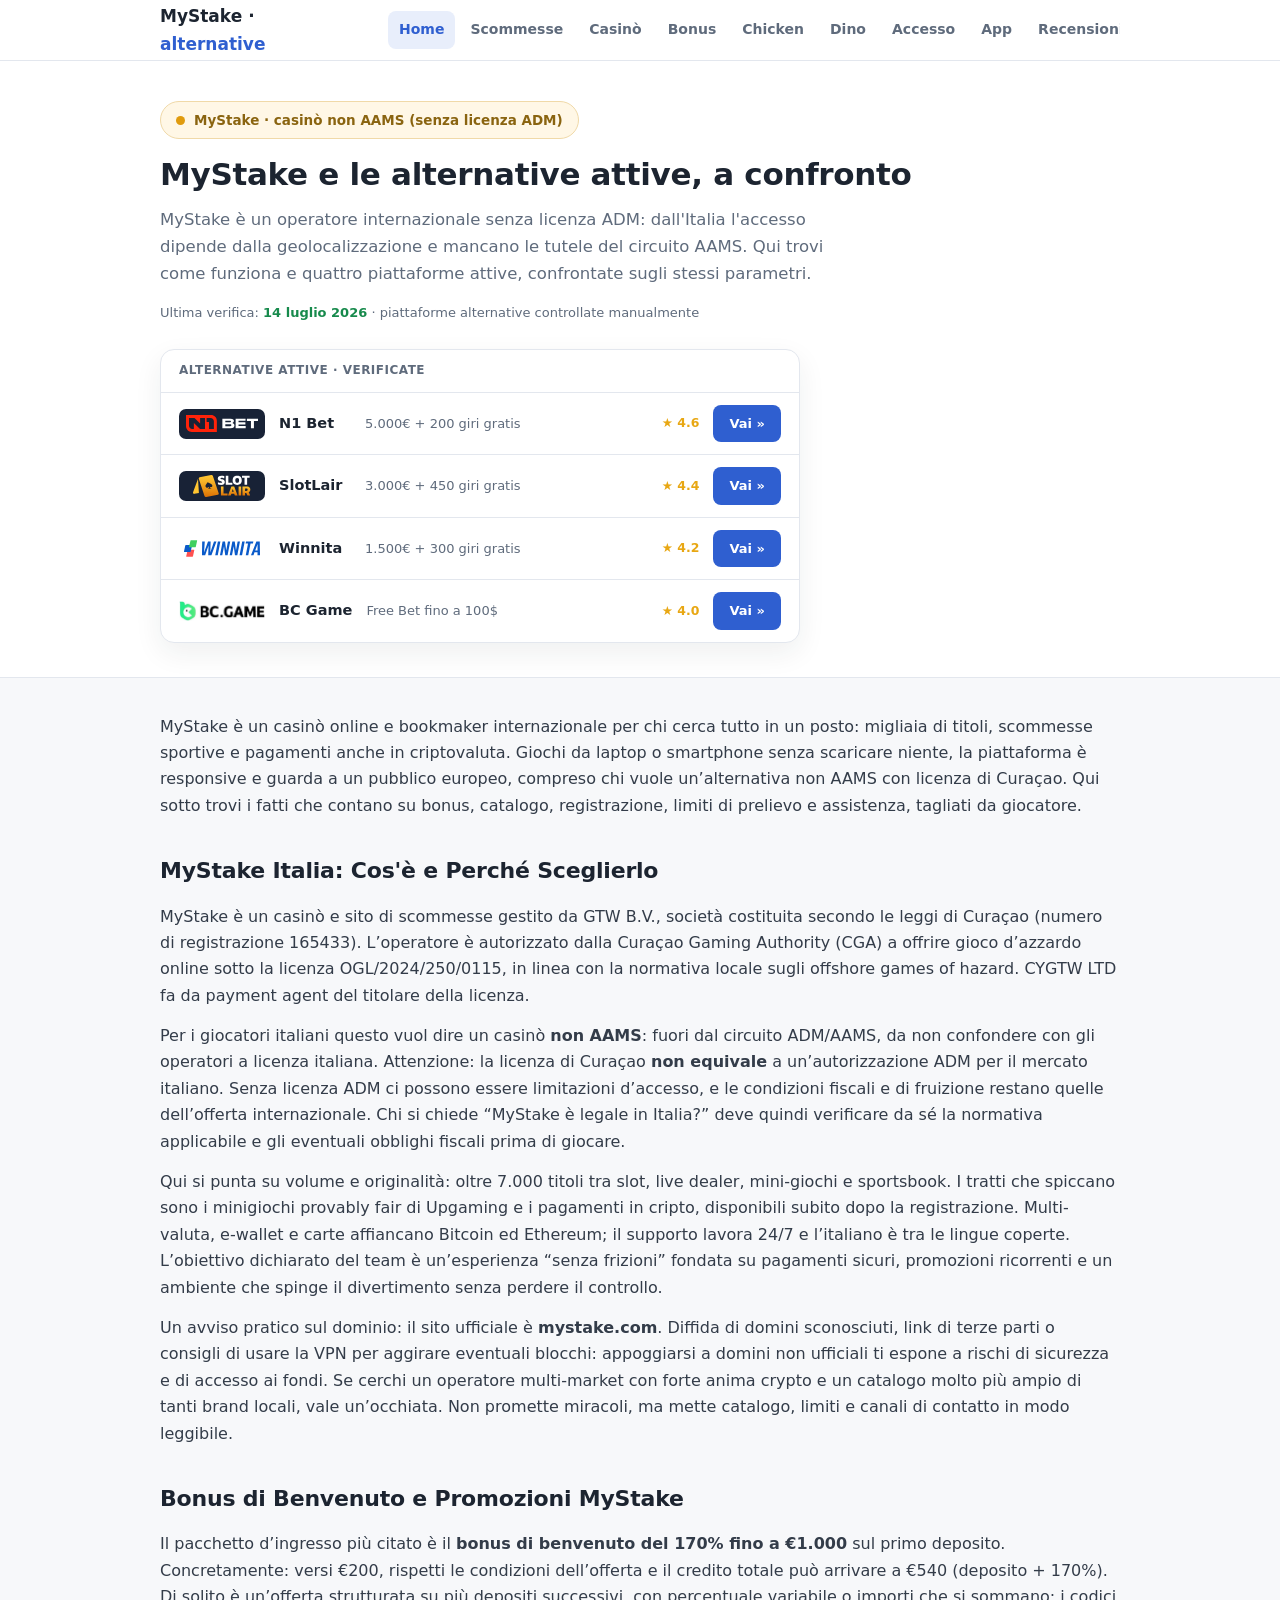
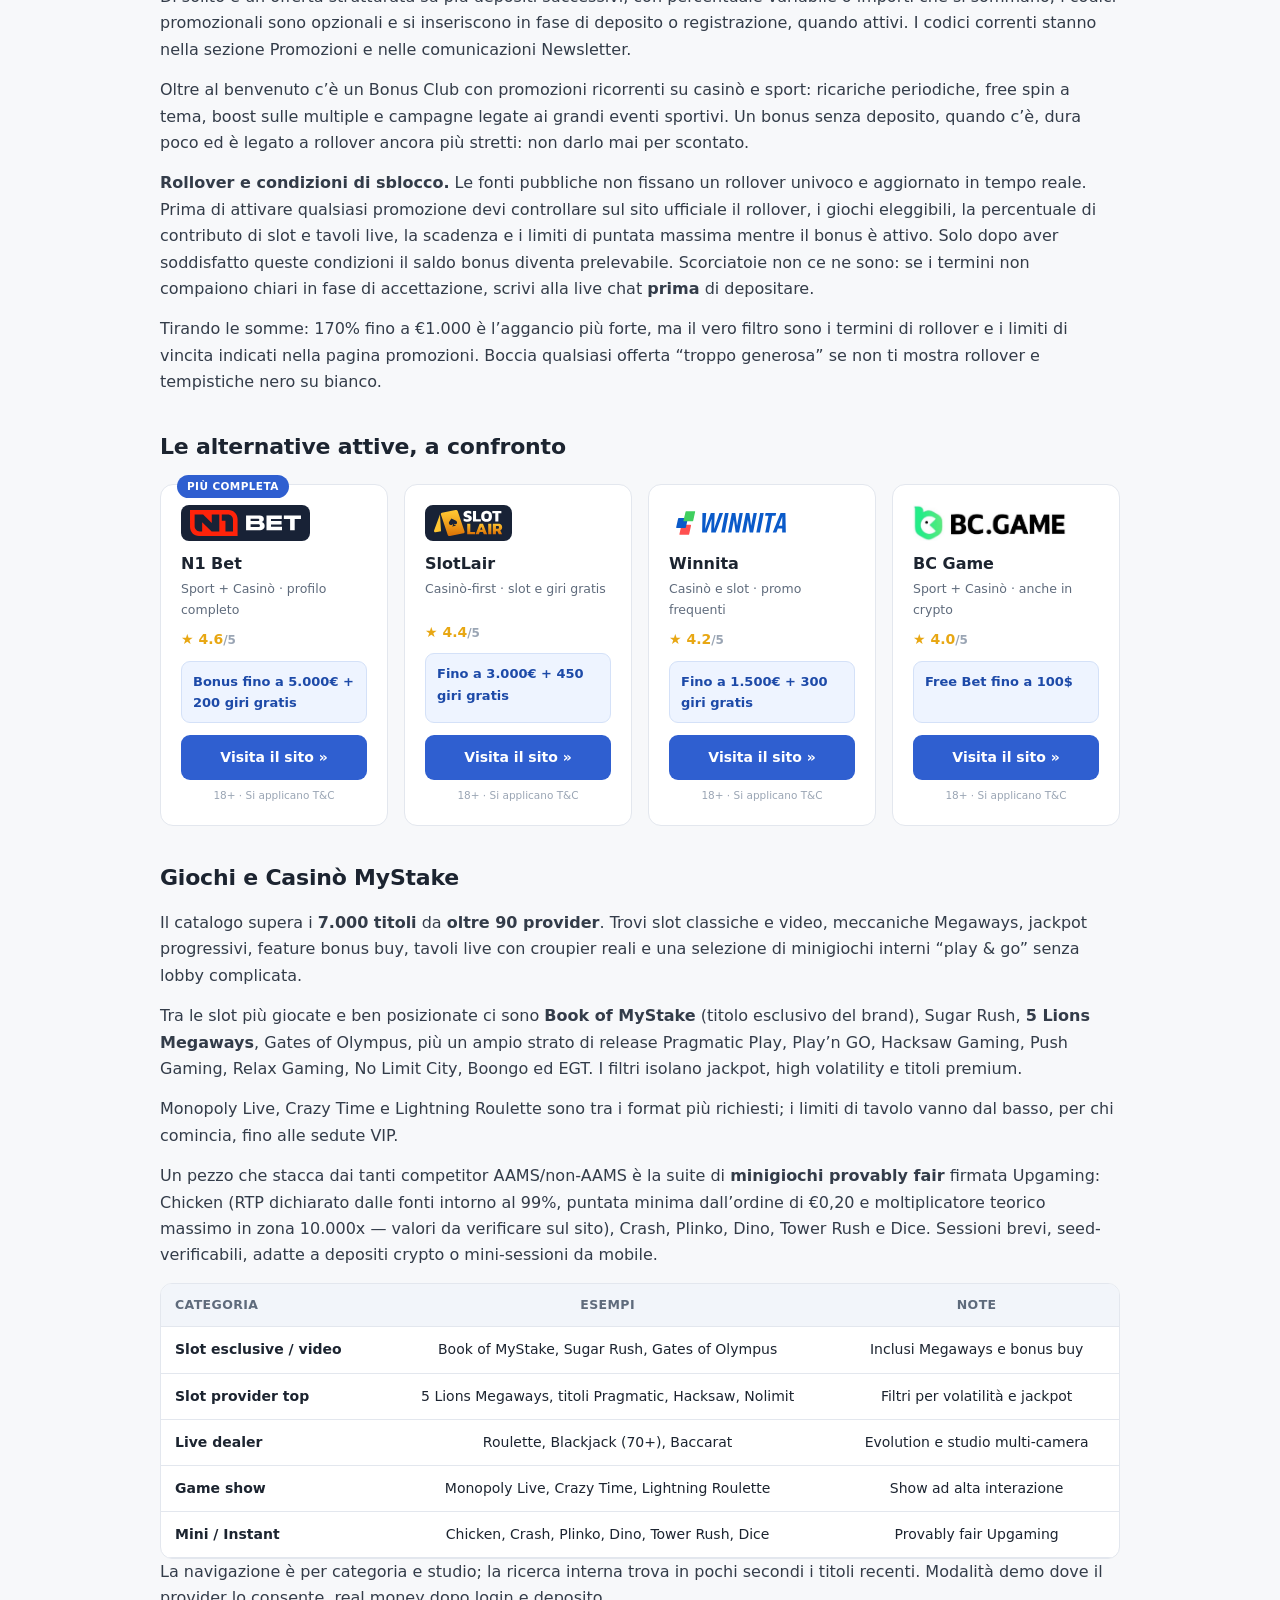
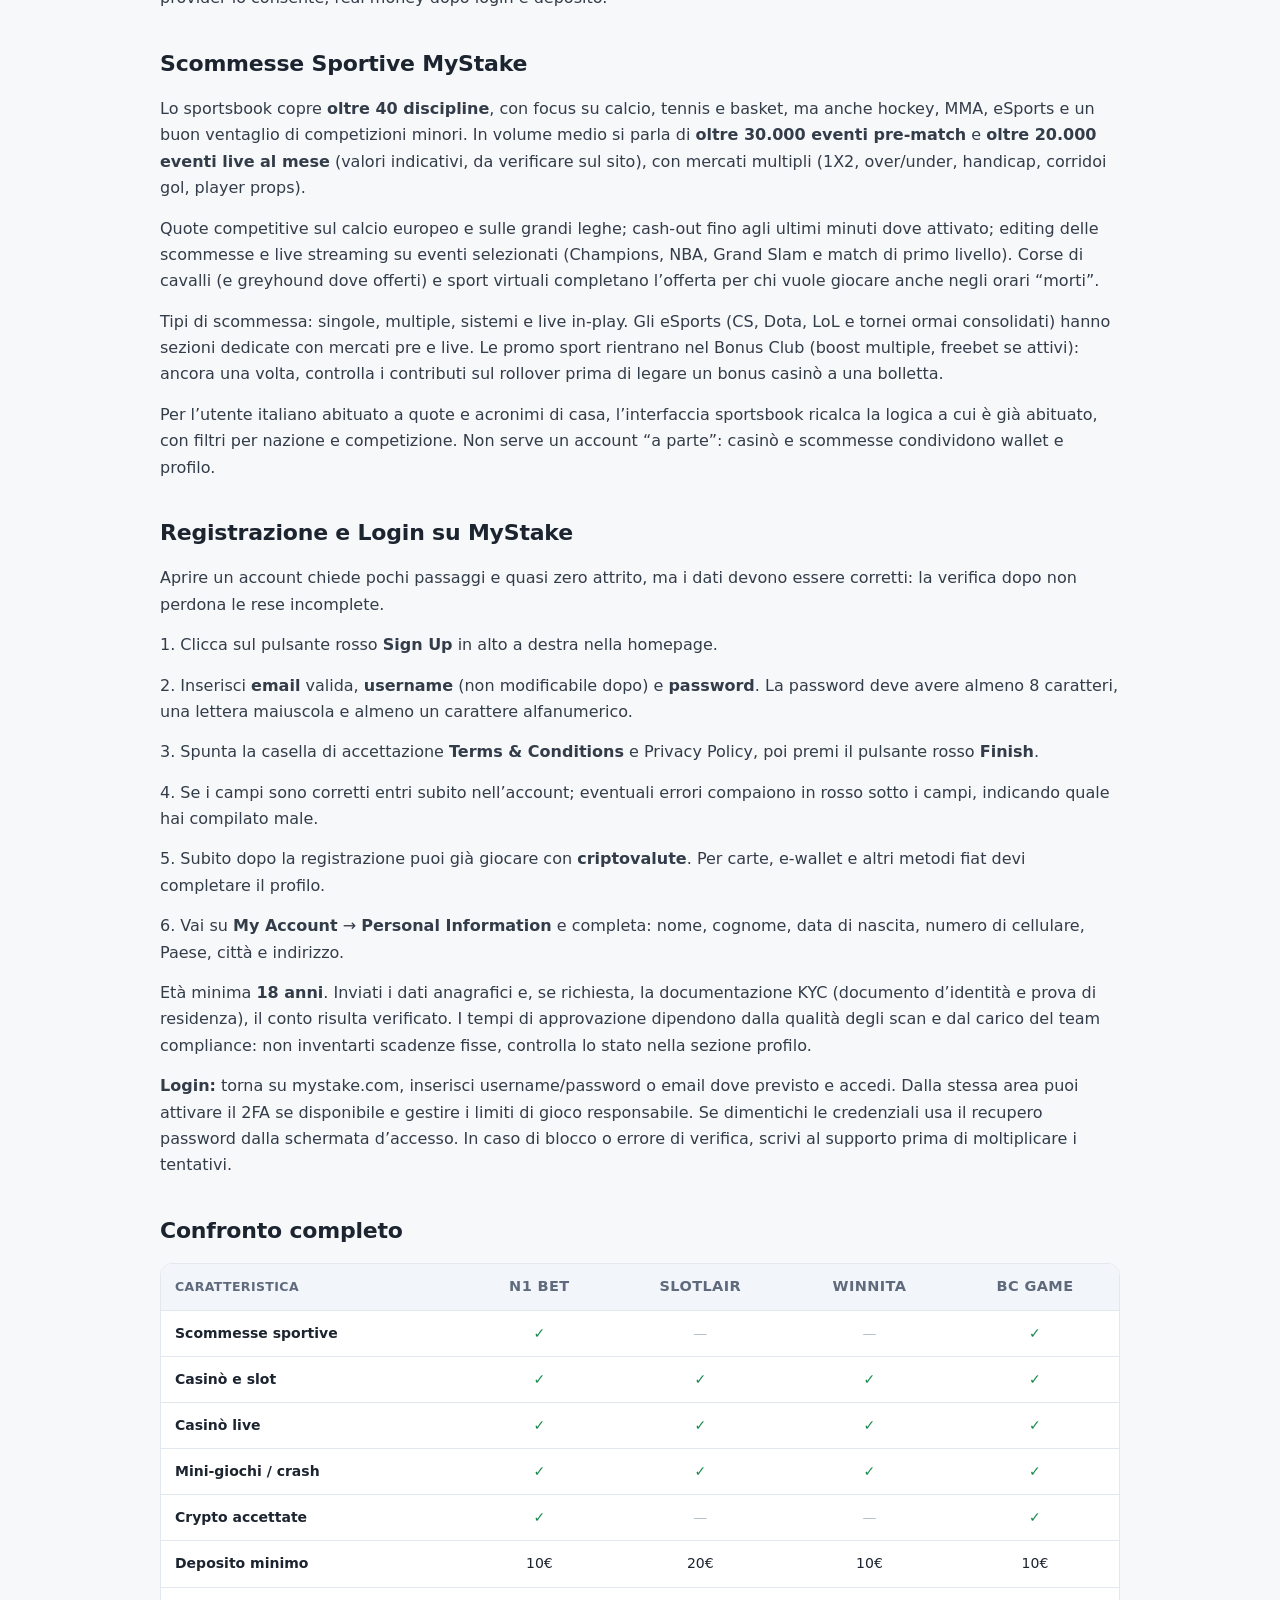
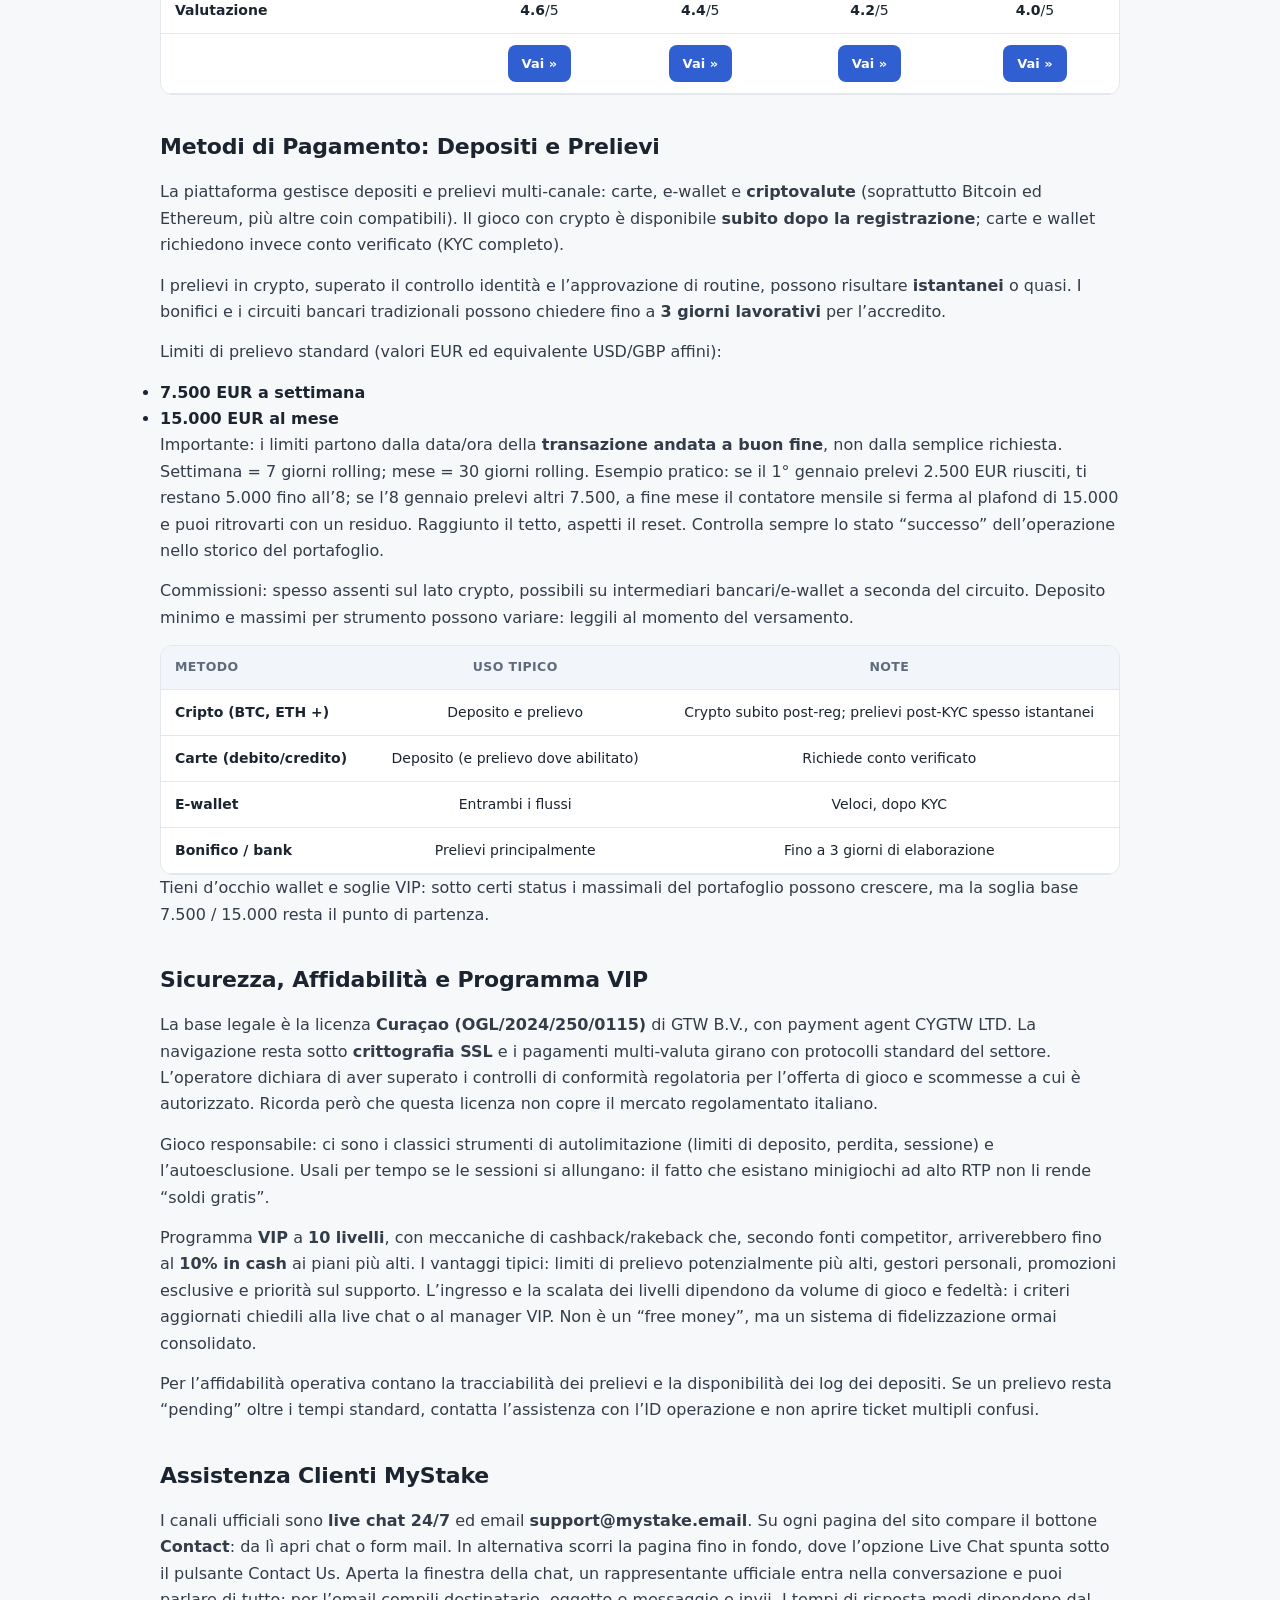
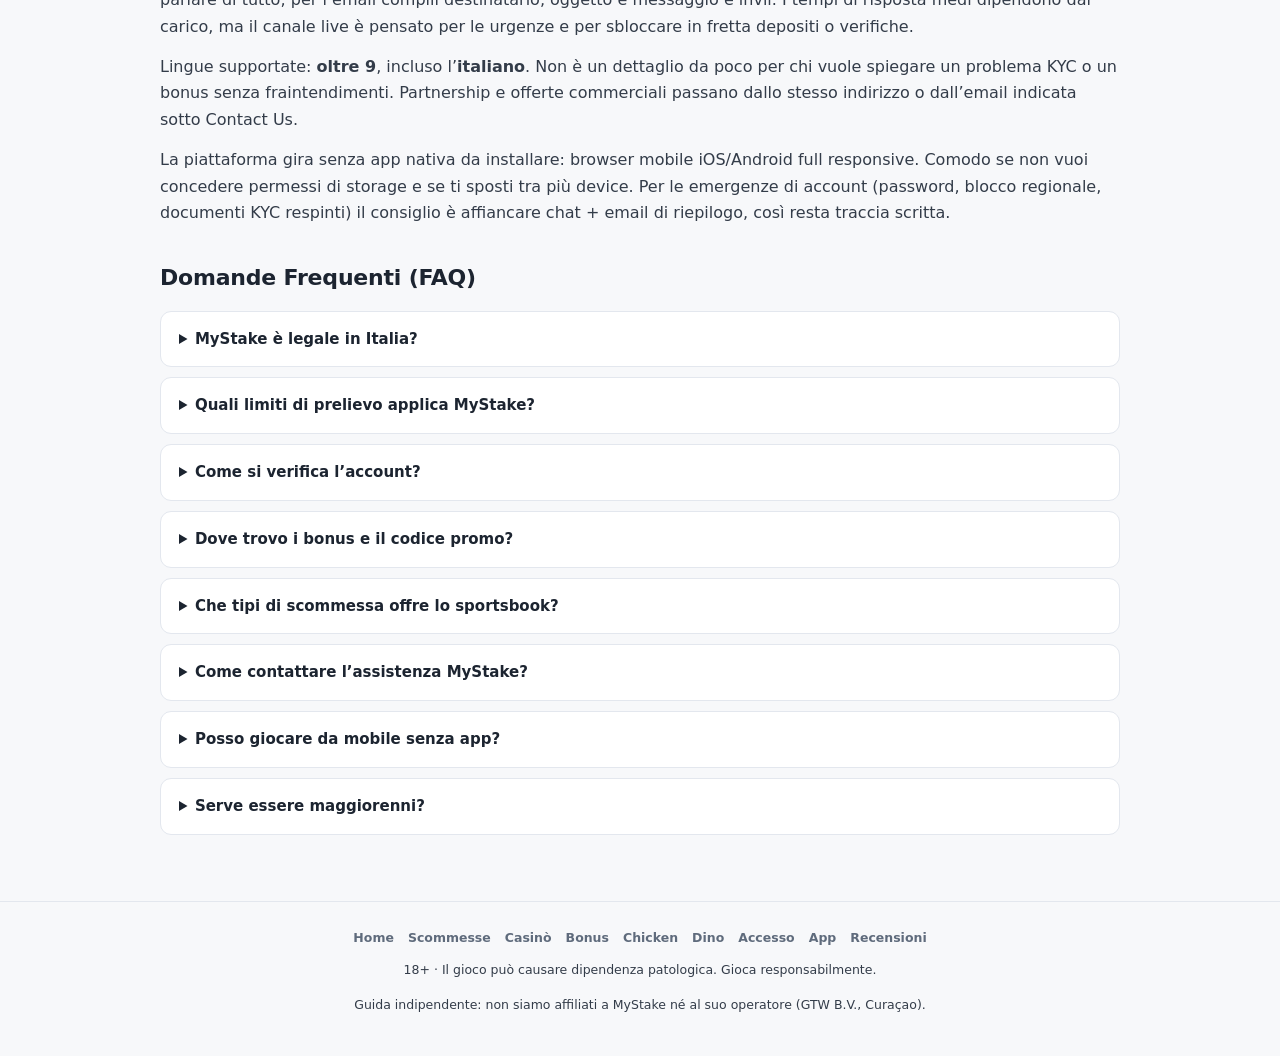
<file: index.html>
<!DOCTYPE html>
<html lang="it">
<head>
<meta charset="utf-8">
<meta name="viewport" content="width=device-width,initial-scale=1">
<title>MyStake casinò non AAMS: recensione e alternative attive · 2026</title>
<meta name="description" content="MyStake è un casinò e bookmaker non AAMS (licenza Curaçao, senza ADM): come funziona, i limiti per l'Italia e le migliori alternative attive a confronto. 18+.">
<link rel="canonical" href="https://mystakealternativeit.com/">
<link rel="alternate" hreflang="it-it" href="https://mystakealternativeit.com/">
<link rel="alternate" hreflang="x-default" href="https://mystakealternativeit.com/">
<link rel="icon" type="image/svg+xml" href="/favicon.svg">
<link rel="stylesheet" href="/assets/style.css">
<script type="application/ld+json">{"@context": "https://schema.org", "@type": "FAQPage", "mainEntity": [{"@type": "Question", "name": "MyStake è legale in Italia?", "acceptedAnswer": {"@type": "Answer", "text": "L’operatore lavora con licenza di Curaçao (CGA, OGL/2024/250/0115) tramite GTW B.V. È un casinò e bookmaker non AAMS: non possiede licenza ADM per il mercato italiano. La licenza di Curaçao non equivale a un’autorizzazione a operare in Italia: possono esserci limitazioni d’accesso, e spetta al giocatore verificare la normativa applicabile e gli obblighi fiscali prima di giocare."}}, {"@type": "Question", "name": "Quali limiti di prelievo applica MyStake?", "acceptedAnswer": {"@type": "Answer", "text": "I limiti standard sono 7.500 EUR a settimana e 15.000 EUR al mese (con equivalente USD/GBP correlato). Si calcolano dalla data/ora della transazione andata a buon fine, con reset rolling a 7 e 30 giorni. I prelievi bancari possono chiedere fino a tre giorni di elaborazione."}}, {"@type": "Question", "name": "Come si verifica l’account?", "acceptedAnswer": {"@type": "Answer", "text": "Dopo la registrazione base (email, username, password) completa la sezione My Account &gt; Personal Information con anagrafica, data di nascita, cellulare, indirizzo e documenti richiesti per il KYC. Solo così sblocchi del tutto carte ed e-wallet."}}, {"@type": "Question", "name": "Dove trovo i bonus e il codice promo?", "acceptedAnswer": {"@type": "Answer", "text": "Nella sezione Promozioni e nelle eventuali newsletter. Il benvenuto tipico è il 170% fino a €1.000 sul primo deposito; i codici promo sono opzionali. I requisiti di rollover vanno letti e accettati sul sito al momento dell’attivazione: non sono valori fissi da citare a memoria."}}, {"@type": "Question", "name": "Che tipi di scommessa offre lo sportsbook?", "acceptedAnswer": {"@type": "Answer", "text": "Singole, multiple, live, pre-match, cash-out dove abilitato, corse di cavalli, eSports e sport virtuali, su un set di 40+ discipline con decine di migliaia di eventi al mese."}}, {"@type": "Question", "name": "Come contattare l’assistenza MyStake?", "acceptedAnswer": {"@type": "Answer", "text": "Live chat 24/7 dal bottone Contact (sempre visibile) oppure email a support@mystake.email. Supporto anche in italiano. Per partner e affiliate usa l’indirizzo indicato nella pagina contatti."}}, {"@type": "Question", "name": "Posso giocare da mobile senza app?", "acceptedAnswer": {"@type": "Answer", "text": "Sì: il sito è responsive e non richiede il download di applicazioni native. Accedi dal browser, fai login e usi casinò, sport e cassa come da desktop."}}, {"@type": "Question", "name": "Serve essere maggiorenni?", "acceptedAnswer": {"@type": "Answer", "text": "Sì. Età minima 18 anni. La data di nascita rientra nei dati obbligatori nel completamento del profilo e nel KYC."}}]}</script><script type="application/ld+json">{"@context":"https://schema.org","@type":"WebSite","name":"MyStake · alternative","url":"https://mystakealternativeit.com/"}</script>
</head>
<body>
<header class="hd"><div class="wrap"><a class="lg" href="/">MyStake · <b>alternative</b></a><nav><a href="/" class="on">Home</a><a href="/scommesse/">Scommesse</a><a href="/casino/">Casinò</a><a href="/bonus/">Bonus</a><a href="/chicken/">Chicken</a><a href="/dino/">Dino</a><a href="/accesso/">Accesso</a><a href="/app/">App</a><a href="/recensioni/">Recensioni</a></nav></div></header>
<section class="hero"><div class="wrap">
<div class="notice"><span class="dot"></span>MyStake · casinò non AAMS (senza licenza ADM)</div>
<h1>MyStake e le alternative attive, a confronto</h1>
<p class="sub">MyStake è un operatore internazionale senza licenza ADM: dall'Italia l'accesso dipende dalla geolocalizzazione e mancano le tutele del circuito AAMS. Qui trovi come funziona e quattro piattaforme attive, confrontate sugli stessi parametri.</p>
<div class="vf">Ultima verifica: <b>14 luglio 2026</b> · piattaforme alternative controllate manualmente</div>
<div class="quick"><div class="qh">Alternative attive · verificate</div><a class="q" href="/referral-link?sub_id_1=n1" rel="nofollow"><img class="ql dk" src="/assets/n1bet-logo.svg" alt="N1 Bet"><span class="qn">N1 Bet</span><span class="qb">5.000€ + 200 giri gratis</span><span class="qr">★ 4.6</span><span class="qgo">Vai »</span></a><a class="q" href="/referral-link?sub_id_1=slotlair" rel="nofollow"><img class="ql dk" src="/assets/slotlair-logo.svg" alt="SlotLair"><span class="qn">SlotLair</span><span class="qb">3.000€ + 450 giri gratis</span><span class="qr">★ 4.4</span><span class="qgo">Vai »</span></a><a class="q" href="/referral-link?sub_id_1=winita" rel="nofollow"><img class="ql" src="/assets/winnita-logo.svg" alt="Winnita"><span class="qn">Winnita</span><span class="qb">1.500€ + 300 giri gratis</span><span class="qr">★ 4.2</span><span class="qgo">Vai »</span></a><a class="q" href="/referral-link?sub_id_1=bc" rel="nofollow"><img class="ql" src="/assets/bcgame-logo.jpeg" alt="BC Game"><span class="qn">BC Game</span><span class="qb">Free Bet fino a 100$</span><span class="qr">★ 4.0</span><span class="qgo">Vai »</span></a></div>
</div></section>
<main><div class="wrap">
<p>MyStake è un casinò online e bookmaker internazionale per chi cerca tutto in un posto: migliaia di titoli, scommesse sportive e pagamenti anche in criptovaluta. Giochi da laptop o smartphone senza scaricare niente, la piattaforma è responsive e guarda a un pubblico europeo, compreso chi vuole un’alternativa non AAMS con licenza di Curaçao. Qui sotto trovi i fatti che contano su bonus, catalogo, registrazione, limiti di prelievo e assistenza, tagliati da giocatore.</p>
<h2>MyStake Italia: Cos&#x27;è e Perché Sceglierlo</h2>
<p>MyStake è un casinò e sito di scommesse gestito da GTW B.V., società costituita secondo le leggi di Curaçao (numero di registrazione 165433). L’operatore è autorizzato dalla Curaçao Gaming Authority (CGA) a offrire gioco d’azzardo online sotto la licenza OGL/2024/250/0115, in linea con la normativa locale sugli offshore games of hazard. CYGTW LTD fa da payment agent del titolare della licenza.</p>
<p>Per i giocatori italiani questo vuol dire un casinò <b>non AAMS</b>: fuori dal circuito ADM/AAMS, da non confondere con gli operatori a licenza italiana. Attenzione: la licenza di Curaçao <b>non equivale</b> a un’autorizzazione ADM per il mercato italiano. Senza licenza ADM ci possono essere limitazioni d’accesso, e le condizioni fiscali e di fruizione restano quelle dell’offerta internazionale. Chi si chiede “MyStake è legale in Italia?” deve quindi verificare da sé la normativa applicabile e gli eventuali obblighi fiscali prima di giocare.</p>
<p>Qui si punta su volume e originalità: oltre 7.000 titoli tra slot, live dealer, mini-giochi e sportsbook. I tratti che spiccano sono i minigiochi provably fair di Upgaming e i pagamenti in cripto, disponibili subito dopo la registrazione. Multi-valuta, e-wallet e carte affiancano Bitcoin ed Ethereum; il supporto lavora 24/7 e l’italiano è tra le lingue coperte. L’obiettivo dichiarato del team è un’esperienza “senza frizioni” fondata su pagamenti sicuri, promozioni ricorrenti e un ambiente che spinge il divertimento senza perdere il controllo.</p>
<p>Un avviso pratico sul dominio: il sito ufficiale è <b>mystake.com</b>. Diffida di domini sconosciuti, link di terze parti o consigli di usare la VPN per aggirare eventuali blocchi: appoggiarsi a domini non ufficiali ti espone a rischi di sicurezza e di accesso ai fondi. Se cerchi un operatore multi-market con forte anima crypto e un catalogo molto più ampio di tanti brand locali, vale un’occhiata. Non promette miracoli, ma mette catalogo, limiti e canali di contatto in modo leggibile.</p>
<h2>Bonus di Benvenuto e Promozioni MyStake</h2>
<p>Il pacchetto d’ingresso più citato è il <b>bonus di benvenuto del 170% fino a €1.000</b> sul primo deposito. Concretamente: versi €200, rispetti le condizioni dell’offerta e il credito totale può arrivare a €540 (deposito + 170%). Di solito è un’offerta strutturata su più depositi successivi, con percentuale variabile o importi che si sommano; i codici promozionali sono opzionali e si inseriscono in fase di deposito o registrazione, quando attivi. I codici correnti stanno nella sezione Promozioni e nelle comunicazioni Newsletter.</p>
<p>Oltre al benvenuto c’è un Bonus Club con promozioni ricorrenti su casinò e sport: ricariche periodiche, free spin a tema, boost sulle multiple e campagne legate ai grandi eventi sportivi. Un bonus senza deposito, quando c’è, dura poco ed è legato a rollover ancora più stretti: non darlo mai per scontato.</p>
<p><b>Rollover e condizioni di sblocco.</b> Le fonti pubbliche non fissano un rollover univoco e aggiornato in tempo reale. Prima di attivare qualsiasi promozione devi controllare sul sito ufficiale il rollover, i giochi eleggibili, la percentuale di contributo di slot e tavoli live, la scadenza e i limiti di puntata massima mentre il bonus è attivo. Solo dopo aver soddisfatto queste condizioni il saldo bonus diventa prelevabile. Scorciatoie non ce ne sono: se i termini non compaiono chiari in fase di accettazione, scrivi alla live chat <b>prima</b> di depositare.</p>
<p>Tirando le somme: 170% fino a €1.000 è l’aggancio più forte, ma il vero filtro sono i termini di rollover e i limiti di vincita indicati nella pagina promozioni. Boccia qualsiasi offerta “troppo generosa” se non ti mostra rollover e tempistiche nero su bianco.</p>

<h2>Le alternative attive, a confronto</h2>
<div class="cards"><div class="cd"><span class="rib">Più completa</span><img class="logo dk" src="/assets/n1bet-logo.svg" alt="N1 Bet"><h3>N1 Bet</h3><div class="tag">Sport + Casinò · profilo completo</div><div class="rate">★ 4.6<span>/5</span></div><div class="bonus">Bonus fino a 5.000€ + 200 giri gratis</div><a class="cta" href="/referral-link?sub_id_1=n1" rel="nofollow">Visita il sito »</a><div class="note">18+ · Si applicano T&amp;C</div></div><div class="cd"><img class="logo dk" src="/assets/slotlair-logo.svg" alt="SlotLair"><h3>SlotLair</h3><div class="tag">Casinò-first · slot e giri gratis</div><div class="rate">★ 4.4<span>/5</span></div><div class="bonus">Fino a 3.000€ + 450 giri gratis</div><a class="cta" href="/referral-link?sub_id_1=slotlair" rel="nofollow">Visita il sito »</a><div class="note">18+ · Si applicano T&amp;C</div></div><div class="cd"><img class="logo" src="/assets/winnita-logo.svg" alt="Winnita"><h3>Winnita</h3><div class="tag">Casinò e slot · promo frequenti</div><div class="rate">★ 4.2<span>/5</span></div><div class="bonus">Fino a 1.500€ + 300 giri gratis</div><a class="cta" href="/referral-link?sub_id_1=winita" rel="nofollow">Visita il sito »</a><div class="note">18+ · Si applicano T&amp;C</div></div><div class="cd"><img class="logo" src="/assets/bcgame-logo.jpeg" alt="BC Game"><h3>BC Game</h3><div class="tag">Sport + Casinò · anche in crypto</div><div class="rate">★ 4.0<span>/5</span></div><div class="bonus">Free Bet fino a 100$</div><a class="cta" href="/referral-link?sub_id_1=bc" rel="nofollow">Visita il sito »</a><div class="note">18+ · Si applicano T&amp;C</div></div></div>
<h2>Giochi e Casinò MyStake</h2>
<p>Il catalogo supera i <b>7.000 titoli</b> da <b>oltre 90 provider</b>. Trovi slot classiche e video, meccaniche Megaways, jackpot progressivi, feature bonus buy, tavoli live con croupier reali e una selezione di minigiochi interni “play &amp; go” senza lobby complicata.</p>
<p>Tra le slot più giocate e ben posizionate ci sono <b>Book of MyStake</b> (titolo esclusivo del brand), Sugar Rush, <b>5 Lions Megaways</b>, Gates of Olympus, più un ampio strato di release Pragmatic Play, Play’n GO, Hacksaw Gaming, Push Gaming, Relax Gaming, No Limit City, Boongo ed EGT. I filtri isolano jackpot, high volatility e titoli premium.</p>
<p>Monopoly Live, Crazy Time e Lightning Roulette sono tra i format più richiesti; i limiti di tavolo vanno dal basso, per chi comincia, fino alle sedute VIP.</p>
<p>Un pezzo che stacca dai tanti competitor AAMS/non-AAMS è la suite di <b>minigiochi provably fair</b> firmata Upgaming: Chicken (RTP dichiarato dalle fonti intorno al 99%, puntata minima dall’ordine di €0,20 e moltiplicatore teorico massimo in zona 10.000x — valori da verificare sul sito), Crash, Plinko, Dino, Tower Rush e Dice. Sessioni brevi, seed-verificabili, adatte a depositi crypto o mini-sessioni da mobile.</p>
<div class="tblwrap"><table class="cmp"><thead><tr><th>Categoria</th><th>Esempi</th><th>Note</th></tr></thead><tbody><tr><td>Slot esclusive / video</td><td>Book of MyStake, Sugar Rush, Gates of Olympus</td><td>Inclusi Megaways e bonus buy</td></tr><tr><td>Slot provider top</td><td>5 Lions Megaways, titoli Pragmatic, Hacksaw, Nolimit</td><td>Filtri per volatilità e jackpot</td></tr><tr><td>Live dealer</td><td>Roulette, Blackjack (70+), Baccarat</td><td>Evolution e studio multi-camera</td></tr><tr><td>Game show</td><td>Monopoly Live, Crazy Time, Lightning Roulette</td><td>Show ad alta interazione</td></tr><tr><td>Mini / Instant</td><td>Chicken, Crash, Plinko, Dino, Tower Rush, Dice</td><td>Provably fair Upgaming</td></tr></tbody></table></div>
<p>La navigazione è per categoria e studio; la ricerca interna trova in pochi secondi i titoli recenti. Modalità demo dove il provider lo consente, real money dopo login e deposito.</p>
<h2>Scommesse Sportive MyStake</h2>
<p>Lo sportsbook copre <b>oltre 40 discipline</b>, con focus su calcio, tennis e basket, ma anche hockey, MMA, eSports e un buon ventaglio di competizioni minori. In volume medio si parla di <b>oltre 30.000 eventi pre-match</b> e <b>oltre 20.000 eventi live al mese</b> (valori indicativi, da verificare sul sito), con mercati multipli (1X2, over/under, handicap, corridoi gol, player props).</p>
<p>Quote competitive sul calcio europeo e sulle grandi leghe; cash-out fino agli ultimi minuti dove attivato; editing delle scommesse e live streaming su eventi selezionati (Champions, NBA, Grand Slam e match di primo livello). Corse di cavalli (e greyhound dove offerti) e sport virtuali completano l’offerta per chi vuole giocare anche negli orari “morti”.</p>
<p>Tipi di scommessa: singole, multiple, sistemi e live in-play. Gli eSports (CS, Dota, LoL e tornei ormai consolidati) hanno sezioni dedicate con mercati pre e live. Le promo sport rientrano nel Bonus Club (boost multiple, freebet se attivi): ancora una volta, controlla i contributi sul rollover prima di legare un bonus casinò a una bolletta.</p>
<p>Per l’utente italiano abituato a quote e acronimi di casa, l’interfaccia sportsbook ricalca la logica a cui è già abituato, con filtri per nazione e competizione. Non serve un account “a parte”: casinò e scommesse condividono wallet e profilo.</p>
<h2>Registrazione e Login su MyStake</h2>
<p>Aprire un account chiede pochi passaggi e quasi zero attrito, ma i dati devono essere corretti: la verifica dopo non perdona le rese incomplete.</p>
<p>1. Clicca sul pulsante rosso <b>Sign Up</b> in alto a destra nella homepage.</p>
<p>2. Inserisci <b>email</b> valida, <b>username</b> (non modificabile dopo) e <b>password</b>. La password deve avere almeno 8 caratteri, una lettera maiuscola e almeno un carattere alfanumerico.</p>
<p>3. Spunta la casella di accettazione <b>Terms &amp; Conditions</b> e Privacy Policy, poi premi il pulsante rosso <b>Finish</b>.</p>
<p>4. Se i campi sono corretti entri subito nell’account; eventuali errori compaiono in rosso sotto i campi, indicando quale hai compilato male.</p>
<p>5. Subito dopo la registrazione puoi già giocare con <b>criptovalute</b>. Per carte, e-wallet e altri metodi fiat devi completare il profilo.</p>
<p>6. Vai su <b>My Account</b> → <b>Personal Information</b> e completa: nome, cognome, data di nascita, numero di cellulare, Paese, città e indirizzo.</p>
<p>Età minima <b>18 anni</b>. Inviati i dati anagrafici e, se richiesta, la documentazione KYC (documento d’identità e prova di residenza), il conto risulta verificato. I tempi di approvazione dipendono dalla qualità degli scan e dal carico del team compliance: non inventarti scadenze fisse, controlla lo stato nella sezione profilo.</p>
<p><b>Login:</b> torna su mystake.com, inserisci username/password o email dove previsto e accedi. Dalla stessa area puoi attivare il 2FA se disponibile e gestire i limiti di gioco responsabile. Se dimentichi le credenziali usa il recupero password dalla schermata d’accesso. In caso di blocco o errore di verifica, scrivi al supporto prima di moltiplicare i tentativi.</p>

<h2>Confronto completo</h2>
<div class="tblwrap"><table class="cmp"><tr><th>Caratteristica</th><th><span class="nm">N1 Bet</span></th><th><span class="nm">SlotLair</span></th><th><span class="nm">Winnita</span></th><th><span class="nm">BC Game</span></th></tr><tr><td>Scommesse sportive</td><td class="y">✓</td><td class="n">—</td><td class="n">—</td><td class="y">✓</td></tr><tr><td>Casinò e slot</td><td class="y">✓</td><td class="y">✓</td><td class="y">✓</td><td class="y">✓</td></tr><tr><td>Casinò live</td><td class="y">✓</td><td class="y">✓</td><td class="y">✓</td><td class="y">✓</td></tr><tr><td>Mini-giochi / crash</td><td class="y">✓</td><td class="y">✓</td><td class="y">✓</td><td class="y">✓</td></tr><tr><td>Crypto accettate</td><td class="y">✓</td><td class="n">—</td><td class="n">—</td><td class="y">✓</td></tr><tr><td>Deposito minimo</td><td>10€</td><td>20€</td><td>10€</td><td>10€</td></tr><tr><td>Valutazione</td><td><b>4.6</b>/5</td><td><b>4.4</b>/5</td><td><b>4.2</b>/5</td><td><b>4.0</b>/5</td></tr><tr><td></td><td><a class="go" href="/referral-link?sub_id_1=n1" rel="nofollow">Vai »</a></td><td><a class="go" href="/referral-link?sub_id_1=slotlair" rel="nofollow">Vai »</a></td><td><a class="go" href="/referral-link?sub_id_1=winita" rel="nofollow">Vai »</a></td><td><a class="go" href="/referral-link?sub_id_1=bc" rel="nofollow">Vai »</a></td></tr></table></div>
<h2>Metodi di Pagamento: Depositi e Prelievi</h2>
<p>La piattaforma gestisce depositi e prelievi multi-canale: carte, e-wallet e <b>criptovalute</b> (soprattutto Bitcoin ed Ethereum, più altre coin compatibili). Il gioco con crypto è disponibile <b>subito dopo la registrazione</b>; carte e wallet richiedono invece conto verificato (KYC completo).</p>
<p>I prelievi in crypto, superato il controllo identità e l’approvazione di routine, possono risultare <b>istantanei</b> o quasi. I bonifici e i circuiti bancari tradizionali possono chiedere fino a <b>3 giorni lavorativi</b> per l’accredito.</p>
<p>Limiti di prelievo standard (valori EUR ed equivalente USD/GBP affini):</p>
<ul><li><b>7.500 EUR a settimana</b></li><li><b>15.000 EUR al mese</b></li></ul>
<p>Importante: i limiti partono dalla data/ora della <b>transazione andata a buon fine</b>, non dalla semplice richiesta. Settimana = 7 giorni rolling; mese = 30 giorni rolling. Esempio pratico: se il 1° gennaio prelevi 2.500 EUR riusciti, ti restano 5.000 fino all’8; se l’8 gennaio prelevi altri 7.500, a fine mese il contatore mensile si ferma al plafond di 15.000 e puoi ritrovarti con un residuo. Raggiunto il tetto, aspetti il reset. Controlla sempre lo stato “successo” dell’operazione nello storico del portafoglio.</p>
<p>Commissioni: spesso assenti sul lato crypto, possibili su intermediari bancari/e-wallet a seconda del circuito. Deposito minimo e massimi per strumento possono variare: leggili al momento del versamento.</p>
<div class="tblwrap"><table class="cmp"><thead><tr><th>Metodo</th><th>Uso tipico</th><th>Note</th></tr></thead><tbody><tr><td>Cripto (BTC, ETH +)</td><td>Deposito e prelievo</td><td>Crypto subito post-reg; prelievi post-KYC spesso istantanei</td></tr><tr><td>Carte (debito/credito)</td><td>Deposito (e prelievo dove abilitato)</td><td>Richiede conto verificato</td></tr><tr><td>E-wallet</td><td>Entrambi i flussi</td><td>Veloci, dopo KYC</td></tr><tr><td>Bonifico / bank</td><td>Prelievi principalmente</td><td>Fino a 3 giorni di elaborazione</td></tr></tbody></table></div>
<p>Tieni d’occhio wallet e soglie VIP: sotto certi status i massimali del portafoglio possono crescere, ma la soglia base 7.500 / 15.000 resta il punto di partenza.</p>
<h2>Sicurezza, Affidabilità e Programma VIP</h2>
<p>La base legale è la licenza <b>Curaçao (OGL/2024/250/0115)</b> di GTW B.V., con payment agent CYGTW LTD. La navigazione resta sotto <b>crittografia SSL</b> e i pagamenti multi-valuta girano con protocolli standard del settore. L’operatore dichiara di aver superato i controlli di conformità regolatoria per l’offerta di gioco e scommesse a cui è autorizzato. Ricorda però che questa licenza non copre il mercato regolamentato italiano.</p>
<p>Gioco responsabile: ci sono i classici strumenti di autolimitazione (limiti di deposito, perdita, sessione) e l’autoesclusione. Usali per tempo se le sessioni si allungano: il fatto che esistano minigiochi ad alto RTP non li rende “soldi gratis”.</p>
<p>Programma <b>VIP</b> a <b>10 livelli</b>, con meccaniche di cashback/rakeback che, secondo fonti competitor, arriverebbero fino al <b>10% in cash</b> ai piani più alti. I vantaggi tipici: limiti di prelievo potenzialmente più alti, gestori personali, promozioni esclusive e priorità sul supporto. L’ingresso e la scalata dei livelli dipendono da volume di gioco e fedeltà: i criteri aggiornati chiedili alla live chat o al manager VIP. Non è un “free money”, ma un sistema di fidelizzazione ormai consolidato.</p>
<p>Per l’affidabilità operativa contano la tracciabilità dei prelievi e la disponibilità dei log dei depositi. Se un prelievo resta “pending” oltre i tempi standard, contatta l’assistenza con l’ID operazione e non aprire ticket multipli confusi.</p>
<h2>Assistenza Clienti MyStake</h2>
<p>I canali ufficiali sono <b>live chat 24/7</b> ed email <b>support@mystake.email</b>. Su ogni pagina del sito compare il bottone <b>Contact</b>: da lì apri chat o form mail. In alternativa scorri la pagina fino in fondo, dove l’opzione Live Chat spunta sotto il pulsante Contact Us. Aperta la finestra della chat, un rappresentante ufficiale entra nella conversazione e puoi parlare di tutto; per l’email compili destinatario, oggetto e messaggio e invii. I tempi di risposta medi dipendono dal carico, ma il canale live è pensato per le urgenze e per sbloccare in fretta depositi o verifiche.</p>
<p>Lingue supportate: <b>oltre 9</b>, incluso l’<b>italiano</b>. Non è un dettaglio da poco per chi vuole spiegare un problema KYC o un bonus senza fraintendimenti. Partnership e offerte commerciali passano dallo stesso indirizzo o dall’email indicata sotto Contact Us.</p>
<p>La piattaforma gira senza app nativa da installare: browser mobile iOS/Android full responsive. Comodo se non vuoi concedere permessi di storage e se ti sposti tra più device. Per le emergenze di account (password, blocco regionale, documenti KYC respinti) il consiglio è affiancare chat + email di riepilogo, così resta traccia scritta.</p>
<h2>Domande Frequenti (FAQ)</h2>
<details><summary>MyStake è legale in Italia?</summary><p>L’operatore lavora con licenza di Curaçao (CGA, OGL/2024/250/0115) tramite GTW B.V. È un casinò e bookmaker <b>non AAMS</b>: <b>non possiede licenza ADM</b> per il mercato italiano. La licenza di Curaçao non equivale a un’autorizzazione a operare in Italia: possono esserci limitazioni d’accesso, e spetta al giocatore verificare la normativa applicabile e gli obblighi fiscali prima di giocare.</p></details>
<details><summary>Quali limiti di prelievo applica MyStake?</summary><p>I limiti standard sono 7.500 EUR a settimana e 15.000 EUR al mese (con equivalente USD/GBP correlato). Si calcolano dalla data/ora della transazione andata a buon fine, con reset rolling a 7 e 30 giorni. I prelievi bancari possono chiedere fino a tre giorni di elaborazione.</p></details>
<details><summary>Come si verifica l’account?</summary><p>Dopo la registrazione base (email, username, password) completa la sezione <b>My Account &gt; Personal Information</b> con anagrafica, data di nascita, cellulare, indirizzo e documenti richiesti per il KYC. Solo così sblocchi del tutto carte ed e-wallet.</p></details>
<details><summary>Dove trovo i bonus e il codice promo?</summary><p>Nella sezione Promozioni e nelle eventuali newsletter. Il benvenuto tipico è il 170% fino a €1.000 sul primo deposito; i codici promo sono opzionali. I requisiti di rollover vanno letti e accettati sul sito al momento dell’attivazione: non sono valori fissi da citare a memoria.</p></details>
<details><summary>Che tipi di scommessa offre lo sportsbook?</summary><p>Singole, multiple, live, pre-match, cash-out dove abilitato, corse di cavalli, eSports e sport virtuali, su un set di 40+ discipline con decine di migliaia di eventi al mese.</p></details>
<details><summary>Come contattare l’assistenza MyStake?</summary><p>Live chat 24/7 dal bottone Contact (sempre visibile) oppure email a support@mystake.email. Supporto anche in italiano. Per partner e affiliate usa l’indirizzo indicato nella pagina contatti.</p></details>
<details><summary>Posso giocare da mobile senza app?</summary><p>Sì: il sito è responsive e non richiede il download di applicazioni native. Accedi dal browser, fai login e usi casinò, sport e cassa come da desktop.</p></details>
<details><summary>Serve essere maggiorenni?</summary><p>Sì. Età minima 18 anni. La data di nascita rientra nei dati obbligatori nel completamento del profilo e nel KYC.</p></details>
</div></main>
<footer class="ft"><div class="wrap"><nav><a href="/">Home</a><a href="/scommesse/">Scommesse</a><a href="/casino/">Casinò</a><a href="/bonus/">Bonus</a><a href="/chicken/">Chicken</a><a href="/dino/">Dino</a><a href="/accesso/">Accesso</a><a href="/app/">App</a><a href="/recensioni/">Recensioni</a></nav><p>18+ · Il gioco può causare dipendenza patologica. Gioca responsabilmente.</p><p>Guida indipendente: non siamo affiliati a MyStake né al suo operatore (GTW B.V., Curaçao).</p></div></footer>
</body>
</html>
</file>
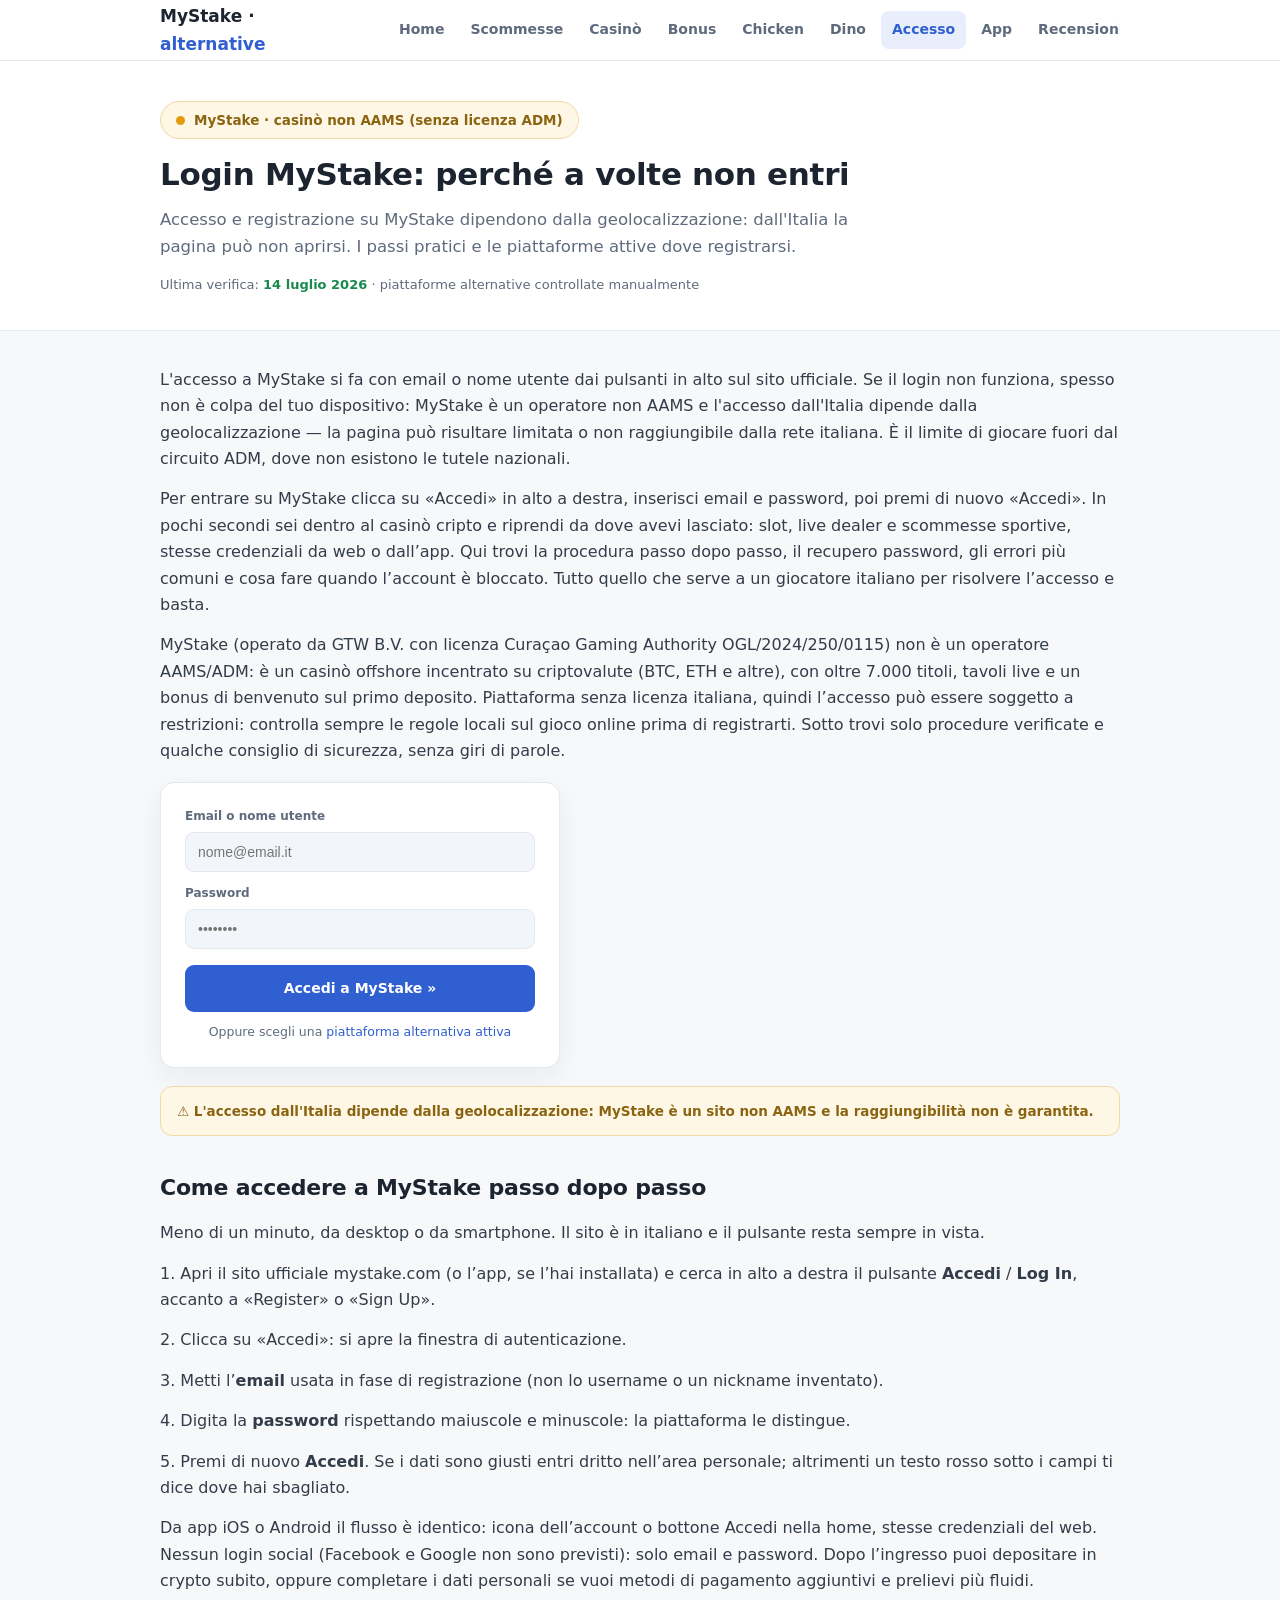
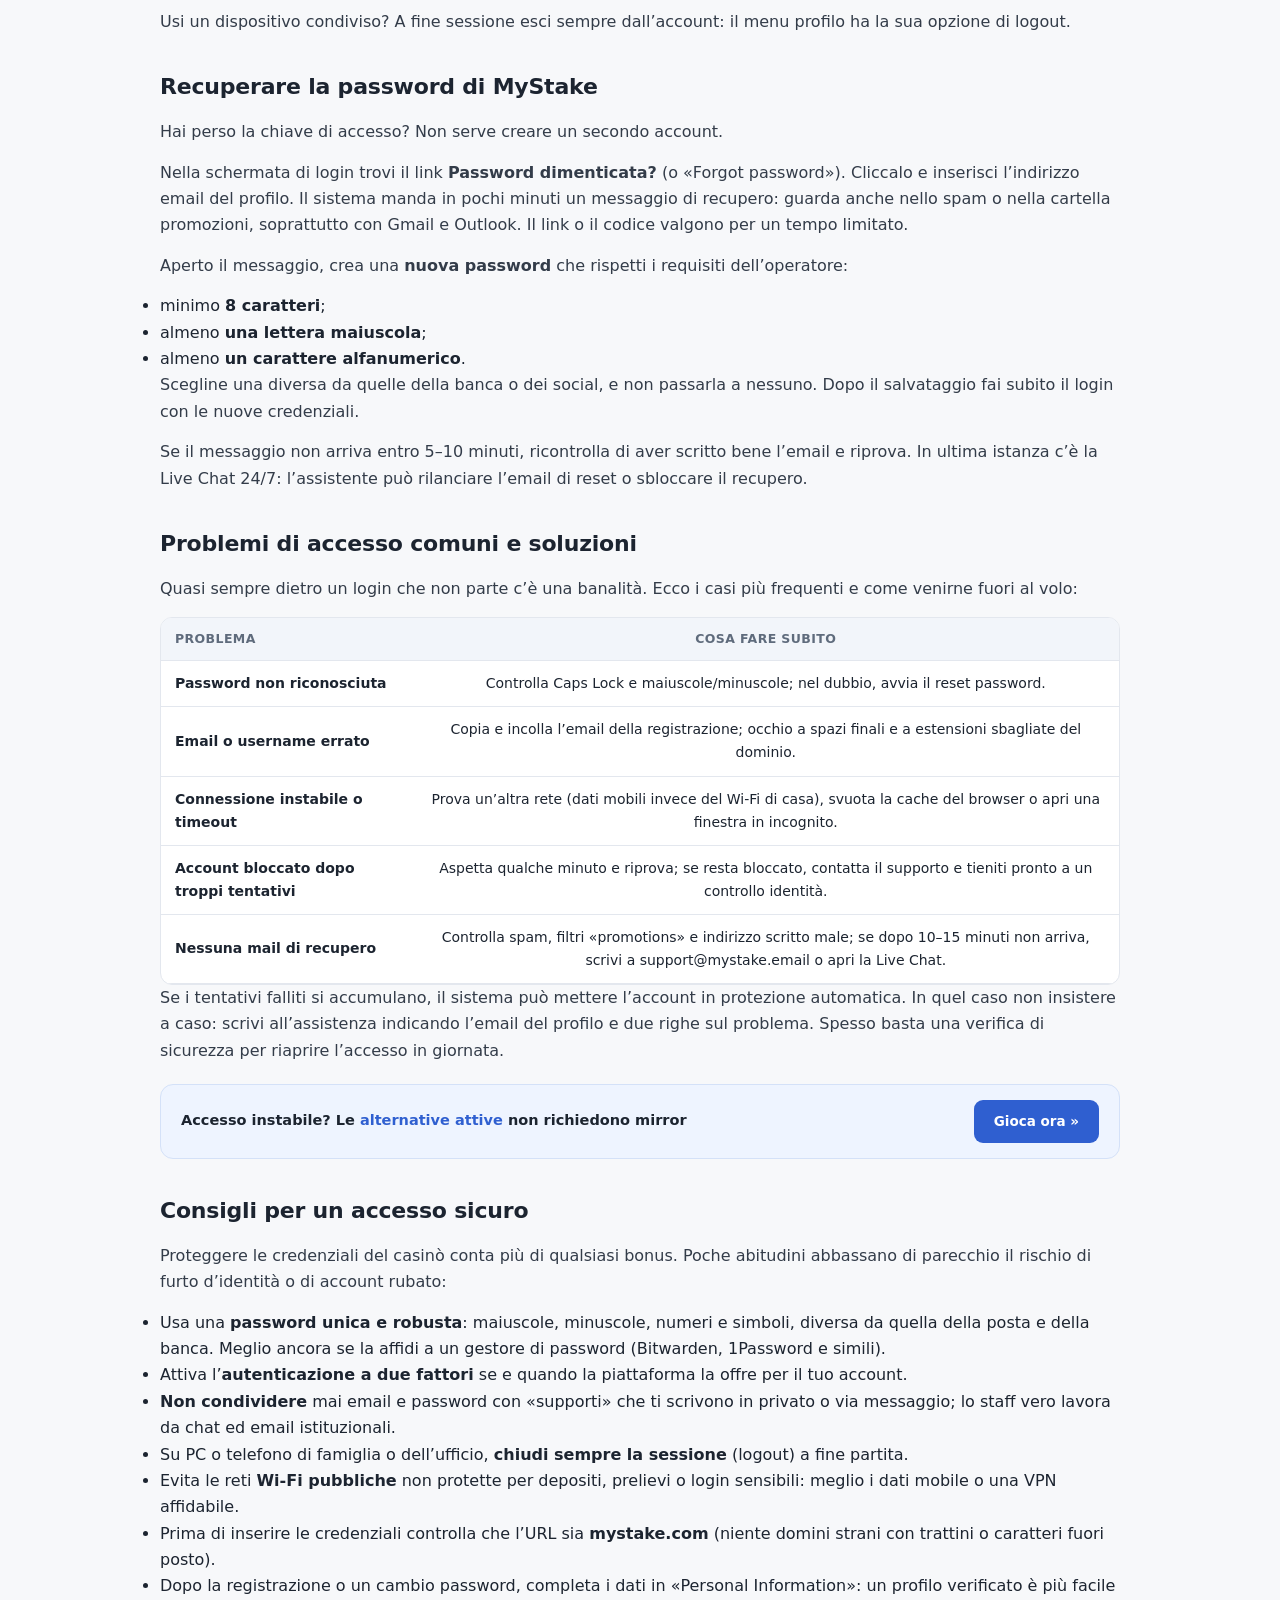
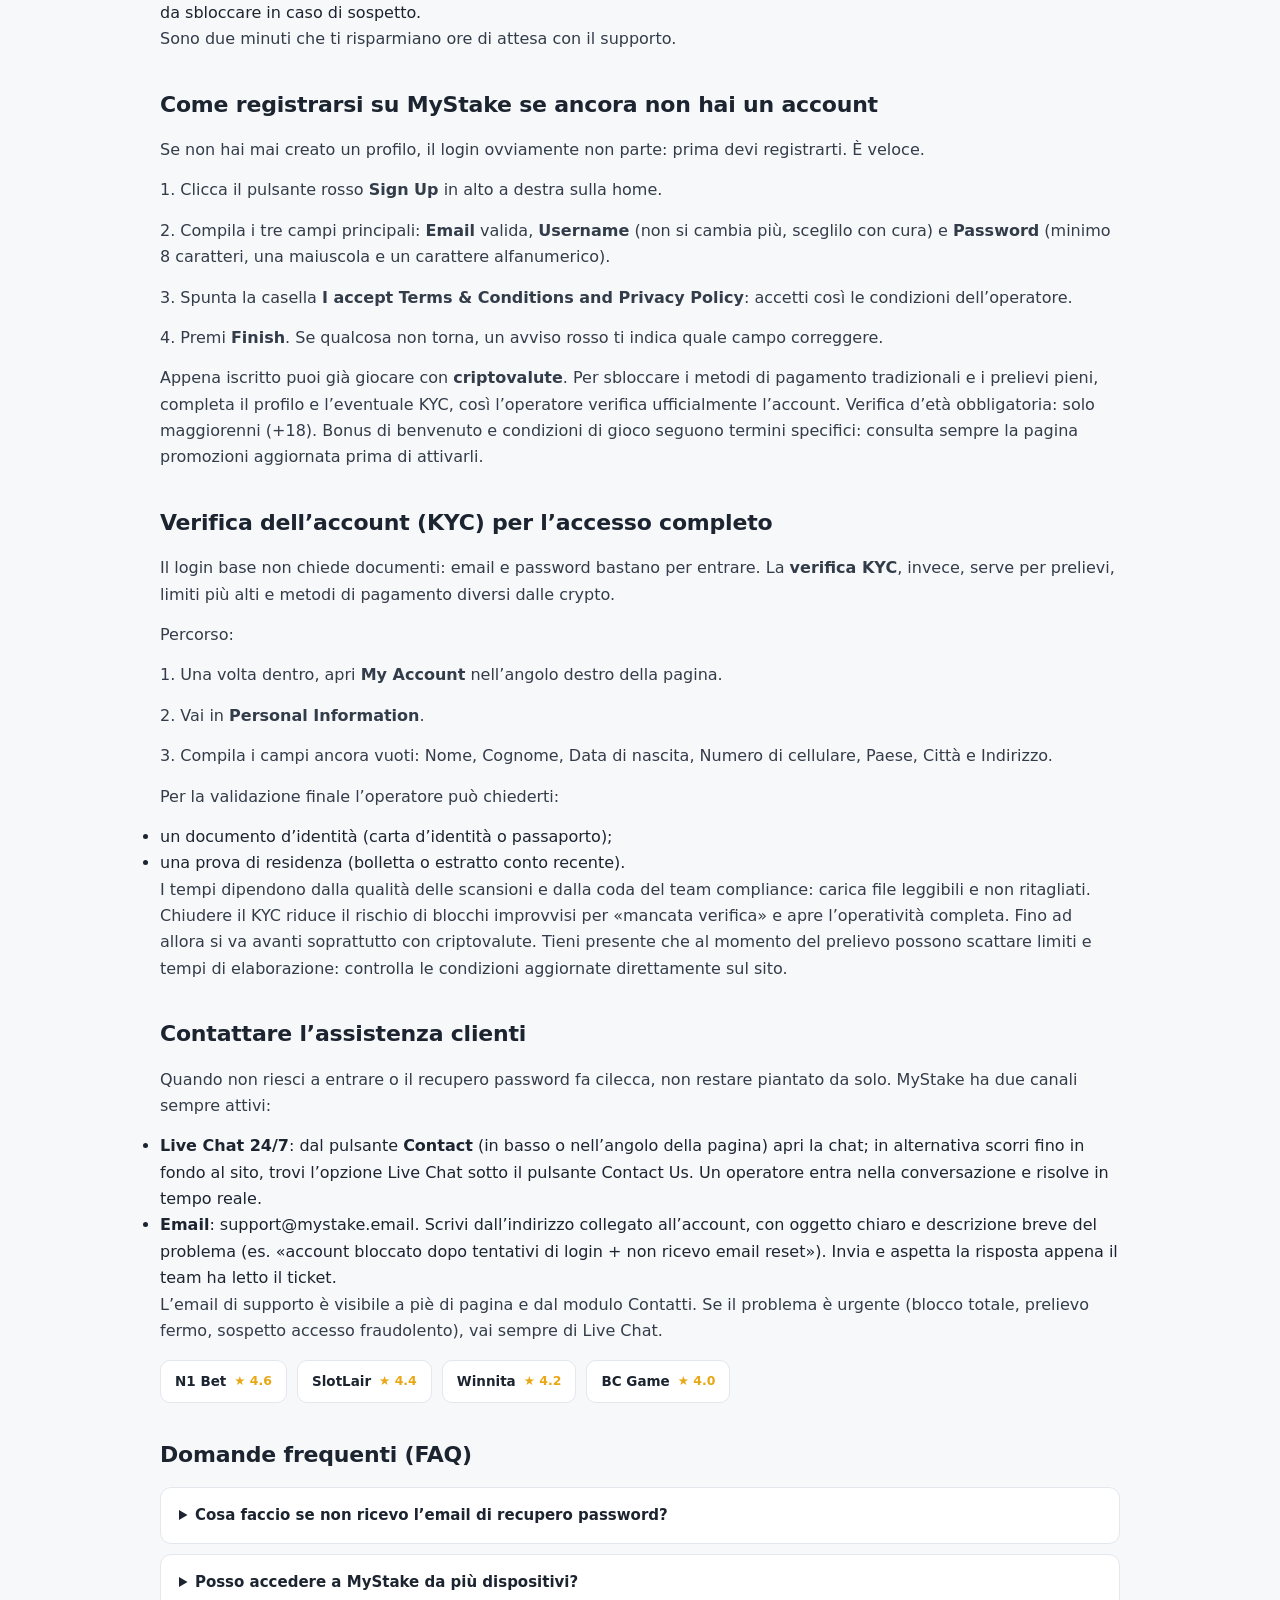
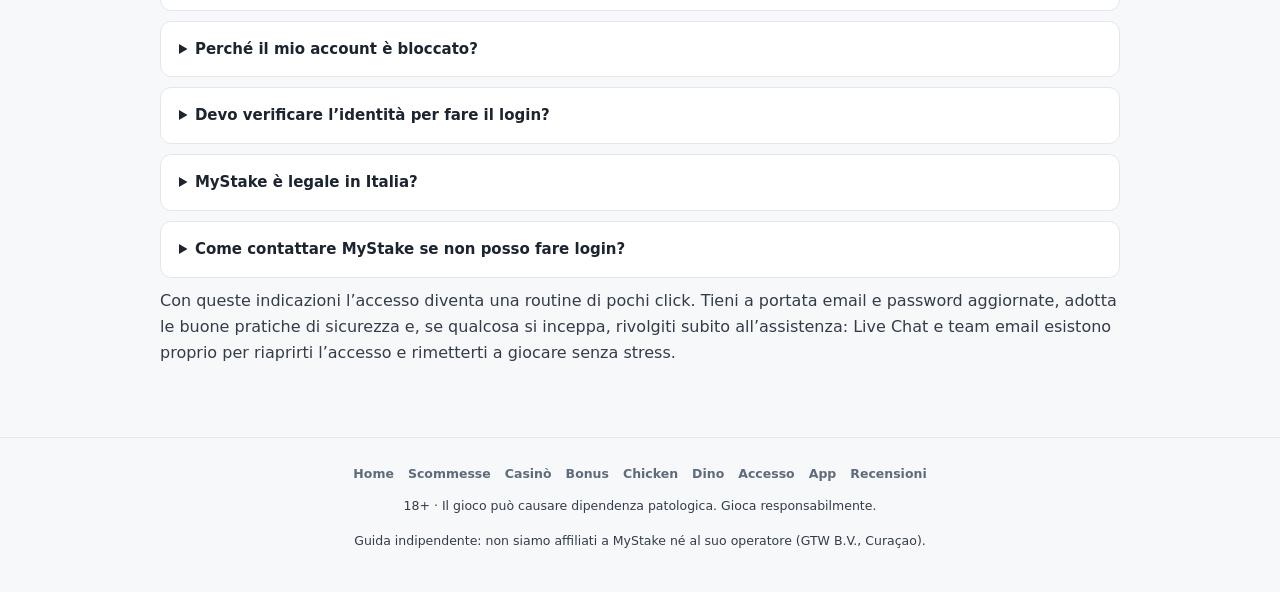
<file: accesso/index.html>
<!DOCTYPE html>
<html lang="it">
<head>
<meta charset="utf-8">
<meta name="viewport" content="width=device-width,initial-scale=1">
<title>MyStake login e accesso: perché non entri e le alternative</title>
<meta name="description" content="Login MyStake: come funziona accesso e registrazione, perché dall'Italia può non aprirsi (geoblocco non AAMS) e le piattaforme attive dove registrarsi. 18+.">
<link rel="canonical" href="https://mystakealternativeit.com/accesso/">
<link rel="alternate" hreflang="it-it" href="https://mystakealternativeit.com/accesso/">
<link rel="alternate" hreflang="x-default" href="https://mystakealternativeit.com/">
<link rel="icon" type="image/svg+xml" href="/favicon.svg">
<link rel="stylesheet" href="/assets/style.css">
<script type="application/ld+json">{"@context": "https://schema.org", "@type": "FAQPage", "mainEntity": [{"@type": "Question", "name": "Cosa faccio se non ricevo l’email di recupero password?", "acceptedAnswer": {"@type": "Answer", "text": "Controlla spam e cartelle promozioni, verifica di aver digitato l’email esatta dell’account e aspetta qualche minuto. Se non arriva, apri la Live Chat e chiedi un nuovo invio del link di reset."}}, {"@type": "Question", "name": "Posso accedere a MyStake da più dispositivi?", "acceptedAnswer": {"@type": "Answer", "text": "Sì. Le stesse credenziali valgono su browser desktop, mobile e app. Per sicurezza, esci sempre dalle sessioni sui dispositivi condivisi o pubblici."}}, {"@type": "Question", "name": "Perché il mio account è bloccato?", "acceptedAnswer": {"@type": "Answer", "text": "Quasi sempre per troppi tentativi di login falliti o per motivi di sicurezza. Contatta il supporto (chat o support@mystake.email) e preparati a un’eventuale verifica d’identità per sbloccare il profilo."}}, {"@type": "Question", "name": "Devo verificare l’identità per fare il login?", "acceptedAnswer": {"@type": "Answer", "text": "No: per il semplice accesso bastano email e password. La verifica KYC serve per prelievi, limiti pieni e metodi di pagamento oltre le criptovalute. Farla evita blocchi successivi e ti semplifica la gestione dell’account."}}, {"@type": "Question", "name": "MyStake è legale in Italia?", "acceptedAnswer": {"@type": "Answer", "text": "È un casinò con licenza offshore Curaçao (CGA, licenza OGL/2024/250/0115), non un operatore AAMS/ADM. Non avendo licenza italiana, l’accesso può essere soggetto a limitazioni: ogni giocatore è responsabile di conoscere le regole locali sul gioco online."}}, {"@type": "Question", "name": "Come contattare MyStake se non posso fare login?", "acceptedAnswer": {"@type": "Answer", "text": "Non serve essere loggati: usa il pulsante Contact sulla homepage per la Live Chat 24/7, oppure scrivi a support@mystake.email indicando l’email del profilo e il problema."}}]}</script><script type="application/ld+json">{"@context":"https://schema.org","@type":"BreadcrumbList","itemListElement":[{"@type":"ListItem","position":1,"name":"Home","item":"https://mystakealternativeit.com/"},{"@type":"ListItem","position":2,"name":"Accesso","item":"https://mystakealternativeit.com/accesso/"}]}</script>
</head>
<body>
<header class="hd"><div class="wrap"><a class="lg" href="/">MyStake · <b>alternative</b></a><nav><a href="/">Home</a><a href="/scommesse/">Scommesse</a><a href="/casino/">Casinò</a><a href="/bonus/">Bonus</a><a href="/chicken/">Chicken</a><a href="/dino/">Dino</a><a href="/accesso/" class="on">Accesso</a><a href="/app/">App</a><a href="/recensioni/">Recensioni</a></nav></div></header>
<section class="hero"><div class="wrap">
<div class="notice"><span class="dot"></span>MyStake · casinò non AAMS (senza licenza ADM)</div>
<h1>Login MyStake: perché a volte non entri</h1>
<p class="sub">Accesso e registrazione su MyStake dipendono dalla geolocalizzazione: dall'Italia la pagina può non aprirsi. I passi pratici e le piattaforme attive dove registrarsi.</p>
<div class="vf">Ultima verifica: <b>14 luglio 2026</b> · piattaforme alternative controllate manualmente</div>
</div></section>
<main><div class="wrap">
<p>L'accesso a MyStake si fa con email o nome utente dai pulsanti in alto sul sito ufficiale. Se il login non funziona, spesso non è colpa del tuo dispositivo: MyStake è un operatore non AAMS e l'accesso dall'Italia dipende dalla geolocalizzazione — la pagina può risultare limitata o non raggiungibile dalla rete italiana. È il limite di giocare fuori dal circuito ADM, dove non esistono le tutele nazionali.</p>
<p>Per entrare su MyStake clicca su «Accedi» in alto a destra, inserisci email e password, poi premi di nuovo «Accedi». In pochi secondi sei dentro al casinò cripto e riprendi da dove avevi lasciato: slot, live dealer e scommesse sportive, stesse credenziali da web o dall’app. Qui trovi la procedura passo dopo passo, il recupero password, gli errori più comuni e cosa fare quando l’account è bloccato. Tutto quello che serve a un giocatore italiano per risolvere l’accesso e basta.</p>
<p>MyStake (operato da GTW B.V. con licenza Curaçao Gaming Authority OGL/2024/250/0115) non è un operatore AAMS/ADM: è un casinò offshore incentrato su criptovalute (BTC, ETH e altre), con oltre 7.000 titoli, tavoli live e un bonus di benvenuto sul primo deposito. Piattaforma senza licenza italiana, quindi l’accesso può essere soggetto a restrizioni: controlla sempre le regole locali sul gioco online prima di registrarti. Sotto trovi solo procedure verificate e qualche consiglio di sicurezza, senza giri di parole.</p>

<div class="loginbox"><label>Email o nome utente</label><input type="text" placeholder="nome@email.it" tabindex="-1"><label>Password</label><input type="password" placeholder="••••••••" tabindex="-1"><a class="sub" href="/referral-link" rel="nofollow">Accedi a MyStake »</a><div class="alt2">Oppure scegli una <a href="/referral-link?sub_id_1=n1" rel="nofollow">piattaforma alternativa attiva</a></div></div><div class="warnbar">⚠ L'accesso dall'Italia dipende dalla geolocalizzazione: MyStake è un sito non AAMS e la raggiungibilità non è garantita.</div>
<h2>Come accedere a MyStake passo dopo passo</h2>
<p>Meno di un minuto, da desktop o da smartphone. Il sito è in italiano e il pulsante resta sempre in vista.</p>
<p>1. Apri il sito ufficiale mystake.com (o l’app, se l’hai installata) e cerca in alto a destra il pulsante <b>Accedi</b> / <b>Log In</b>, accanto a «Register» o «Sign Up».</p>
<p>2. Clicca su «Accedi»: si apre la finestra di autenticazione.</p>
<p>3. Metti l’<b>email</b> usata in fase di registrazione (non lo username o un nickname inventato).</p>
<p>4. Digita la <b>password</b> rispettando maiuscole e minuscole: la piattaforma le distingue.</p>
<p>5. Premi di nuovo <b>Accedi</b>. Se i dati sono giusti entri dritto nell’area personale; altrimenti un testo rosso sotto i campi ti dice dove hai sbagliato.</p>
<p>Da app iOS o Android il flusso è identico: icona dell’account o bottone Accedi nella home, stesse credenziali del web. Nessun login social (Facebook e Google non sono previsti): solo email e password. Dopo l’ingresso puoi depositare in crypto subito, oppure completare i dati personali se vuoi metodi di pagamento aggiuntivi e prelievi più fluidi.</p>
<p>Usi un dispositivo condiviso? A fine sessione esci sempre dall’account: il menu profilo ha la sua opzione di logout.</p>
<h2>Recuperare la password di MyStake</h2>
<p>Hai perso la chiave di accesso? Non serve creare un secondo account.</p>
<p>Nella schermata di login trovi il link <b>Password dimenticata?</b> (o «Forgot password»). Cliccalo e inserisci l’indirizzo email del profilo. Il sistema manda in pochi minuti un messaggio di recupero: guarda anche nello spam o nella cartella promozioni, soprattutto con Gmail e Outlook. Il link o il codice valgono per un tempo limitato.</p>
<p>Aperto il messaggio, crea una <b>nuova password</b> che rispetti i requisiti dell’operatore:</p>
<ul><li>minimo <b>8 caratteri</b>;</li><li>almeno <b>una lettera maiuscola</b>;</li><li>almeno <b>un carattere alfanumerico</b>.</li></ul>
<p>Scegline una diversa da quelle della banca o dei social, e non passarla a nessuno. Dopo il salvataggio fai subito il login con le nuove credenziali.</p>
<p>Se il messaggio non arriva entro 5–10 minuti, ricontrolla di aver scritto bene l’email e riprova. In ultima istanza c’è la Live Chat 24/7: l’assistente può rilanciare l’email di reset o sbloccare il recupero.</p>
<h2>Problemi di accesso comuni e soluzioni</h2>
<p>Quasi sempre dietro un login che non parte c’è una banalità. Ecco i casi più frequenti e come venirne fuori al volo:</p>
<div class="tblwrap"><table class="cmp"><thead><tr><th>Problema</th><th>Cosa fare subito</th></tr></thead><tbody><tr><td>Password non riconosciuta</td><td>Controlla Caps Lock e maiuscole/minuscole; nel dubbio, avvia il reset password.</td></tr><tr><td>Email o username errato</td><td>Copia e incolla l’email della registrazione; occhio a spazi finali e a estensioni sbagliate del dominio.</td></tr><tr><td>Connessione instabile o timeout</td><td>Prova un’altra rete (dati mobili invece del Wi-Fi di casa), svuota la cache del browser o apri una finestra in incognito.</td></tr><tr><td>Account bloccato dopo troppi tentativi</td><td>Aspetta qualche minuto e riprova; se resta bloccato, contatta il supporto e tieniti pronto a un controllo identità.</td></tr><tr><td>Nessuna mail di recupero</td><td>Controlla spam, filtri «promotions» e indirizzo scritto male; se dopo 10–15 minuti non arriva, scrivi a support@mystake.email o apri la Live Chat.</td></tr></tbody></table></div>
<p>Se i tentativi falliti si accumulano, il sistema può mettere l’account in protezione automatica. In quel caso non insistere a caso: scrivi all’assistenza indicando l’email del profilo e due righe sul problema. Spesso basta una verifica di sicurezza per riaprire l’accesso in giornata.</p>

<div class="ctastrip"><div class="t">Accesso instabile? Le <b>alternative attive</b> non richiedono mirror</div><a href="/referral-link?sub_id_1=n1" rel="nofollow">Gioca ora »</a></div>
<h2>Consigli per un accesso sicuro</h2>
<p>Proteggere le credenziali del casinò conta più di qualsiasi bonus. Poche abitudini abbassano di parecchio il rischio di furto d’identità o di account rubato:</p>
<ul><li>Usa una <b>password unica e robusta</b>: maiuscole, minuscole, numeri e simboli, diversa da quella della posta e della banca. Meglio ancora se la affidi a un gestore di password (Bitwarden, 1Password e simili).</li><li>Attiva l’<b>autenticazione a due fattori</b> se e quando la piattaforma la offre per il tuo account.</li><li><b>Non condividere</b> mai email e password con «supporti» che ti scrivono in privato o via messaggio; lo staff vero lavora da chat ed email istituzionali.</li><li>Su PC o telefono di famiglia o dell’ufficio, <b>chiudi sempre la sessione</b> (logout) a fine partita.</li><li>Evita le reti <b>Wi-Fi pubbliche</b> non protette per depositi, prelievi o login sensibili: meglio i dati mobile o una VPN affidabile.</li><li>Prima di inserire le credenziali controlla che l’URL sia <b>mystake.com</b> (niente domini strani con trattini o caratteri fuori posto).</li><li>Dopo la registrazione o un cambio password, completa i dati in «Personal Information»: un profilo verificato è più facile da sbloccare in caso di sospetto.</li></ul>
<p>Sono due minuti che ti risparmiano ore di attesa con il supporto.</p>
<h2>Come registrarsi su MyStake se ancora non hai un account</h2>
<p>Se non hai mai creato un profilo, il login ovviamente non parte: prima devi registrarti. È veloce.</p>
<p>1. Clicca il pulsante rosso <b>Sign Up</b> in alto a destra sulla home.</p>
<p>2. Compila i tre campi principali: <b>Email</b> valida, <b>Username</b> (non si cambia più, sceglilo con cura) e <b>Password</b> (minimo 8 caratteri, una maiuscola e un carattere alfanumerico).</p>
<p>3. Spunta la casella <b>I accept Terms &amp; Conditions and Privacy Policy</b>: accetti così le condizioni dell’operatore.</p>
<p>4. Premi <b>Finish</b>. Se qualcosa non torna, un avviso rosso ti indica quale campo correggere.</p>
<p>Appena iscritto puoi già giocare con <b>criptovalute</b>. Per sbloccare i metodi di pagamento tradizionali e i prelievi pieni, completa il profilo e l’eventuale KYC, così l’operatore verifica ufficialmente l’account. Verifica d’età obbligatoria: solo maggiorenni (+18). Bonus di benvenuto e condizioni di gioco seguono termini specifici: consulta sempre la pagina promozioni aggiornata prima di attivarli.</p>
<h2>Verifica dell’account (KYC) per l’accesso completo</h2>
<p>Il login base non chiede documenti: email e password bastano per entrare. La <b>verifica KYC</b>, invece, serve per prelievi, limiti più alti e metodi di pagamento diversi dalle crypto.</p>
<p>Percorso:</p>
<p>1. Una volta dentro, apri <b>My Account</b> nell’angolo destro della pagina.</p>
<p>2. Vai in <b>Personal Information</b>.</p>
<p>3. Compila i campi ancora vuoti: Nome, Cognome, Data di nascita, Numero di cellulare, Paese, Città e Indirizzo.</p>
<p>Per la validazione finale l’operatore può chiederti:</p>
<ul><li>un documento d’identità (carta d’identità o passaporto);</li><li>una prova di residenza (bolletta o estratto conto recente).</li></ul>
<p>I tempi dipendono dalla qualità delle scansioni e dalla coda del team compliance: carica file leggibili e non ritagliati. Chiudere il KYC riduce il rischio di blocchi improvvisi per «mancata verifica» e apre l’operatività completa. Fino ad allora si va avanti soprattutto con criptovalute. Tieni presente che al momento del prelievo possono scattare limiti e tempi di elaborazione: controlla le condizioni aggiornate direttamente sul sito.</p>
<h2>Contattare l’assistenza clienti</h2>
<p>Quando non riesci a entrare o il recupero password fa cilecca, non restare piantato da solo. MyStake ha due canali sempre attivi:</p>
<ul><li><b>Live Chat 24/7</b>: dal pulsante <b>Contact</b> (in basso o nell’angolo della pagina) apri la chat; in alternativa scorri fino in fondo al sito, trovi l’opzione Live Chat sotto il pulsante Contact Us. Un operatore entra nella conversazione e risolve in tempo reale.</li><li><b>Email</b>: support@mystake.email. Scrivi dall’indirizzo collegato all’account, con oggetto chiaro e descrizione breve del problema (es. «account bloccato dopo tentativi di login + non ricevo email reset»). Invia e aspetta la risposta appena il team ha letto il ticket.</li></ul>
<p>L’email di supporto è visibile a piè di pagina e dal modulo Contatti. Se il problema è urgente (blocco totale, prelievo fermo, sospetto accesso fraudolento), vai sempre di Live Chat.</p>

<div class="miniset"><a href="/referral-link?sub_id_1=n1" rel="nofollow">N1 Bet <span class="r">★ 4.6</span></a><a href="/referral-link?sub_id_1=slotlair" rel="nofollow">SlotLair <span class="r">★ 4.4</span></a><a href="/referral-link?sub_id_1=winita" rel="nofollow">Winnita <span class="r">★ 4.2</span></a><a href="/referral-link?sub_id_1=bc" rel="nofollow">BC Game <span class="r">★ 4.0</span></a></div>
<h2>Domande frequenti (FAQ)</h2>
<details><summary>Cosa faccio se non ricevo l’email di recupero password?</summary><p>Controlla spam e cartelle promozioni, verifica di aver digitato l’email esatta dell’account e aspetta qualche minuto. Se non arriva, apri la Live Chat e chiedi un nuovo invio del link di reset.</p></details>
<details><summary>Posso accedere a MyStake da più dispositivi?</summary><p>Sì. Le stesse credenziali valgono su browser desktop, mobile e app. Per sicurezza, esci sempre dalle sessioni sui dispositivi condivisi o pubblici.</p></details>
<details><summary>Perché il mio account è bloccato?</summary><p>Quasi sempre per troppi tentativi di login falliti o per motivi di sicurezza. Contatta il supporto (chat o support@mystake.email) e preparati a un’eventuale verifica d’identità per sbloccare il profilo.</p></details>
<details><summary>Devo verificare l’identità per fare il login?</summary><p>No: per il semplice accesso bastano email e password. La verifica KYC serve per prelievi, limiti pieni e metodi di pagamento oltre le criptovalute. Farla evita blocchi successivi e ti semplifica la gestione dell’account.</p></details>
<details><summary>MyStake è legale in Italia?</summary><p>È un casinò con licenza offshore Curaçao (CGA, licenza OGL/2024/250/0115), non un operatore AAMS/ADM. Non avendo licenza italiana, l’accesso può essere soggetto a limitazioni: ogni giocatore è responsabile di conoscere le regole locali sul gioco online.</p></details>
<details><summary>Come contattare MyStake se non posso fare login?</summary><p>Non serve essere loggati: usa il pulsante Contact sulla homepage per la Live Chat 24/7, oppure scrivi a support@mystake.email indicando l’email del profilo e il problema.</p></details>
<p>Con queste indicazioni l’accesso diventa una routine di pochi click. Tieni a portata email e password aggiornate, adotta le buone pratiche di sicurezza e, se qualcosa si inceppa, rivolgiti subito all’assistenza: Live Chat e team email esistono proprio per riaprirti l’accesso e rimetterti a giocare senza stress.</p>
</div></main>
<footer class="ft"><div class="wrap"><nav><a href="/">Home</a><a href="/scommesse/">Scommesse</a><a href="/casino/">Casinò</a><a href="/bonus/">Bonus</a><a href="/chicken/">Chicken</a><a href="/dino/">Dino</a><a href="/accesso/">Accesso</a><a href="/app/">App</a><a href="/recensioni/">Recensioni</a></nav><p>18+ · Il gioco può causare dipendenza patologica. Gioca responsabilmente.</p><p>Guida indipendente: non siamo affiliati a MyStake né al suo operatore (GTW B.V., Curaçao).</p></div></footer>
</body>
</html>
</file>
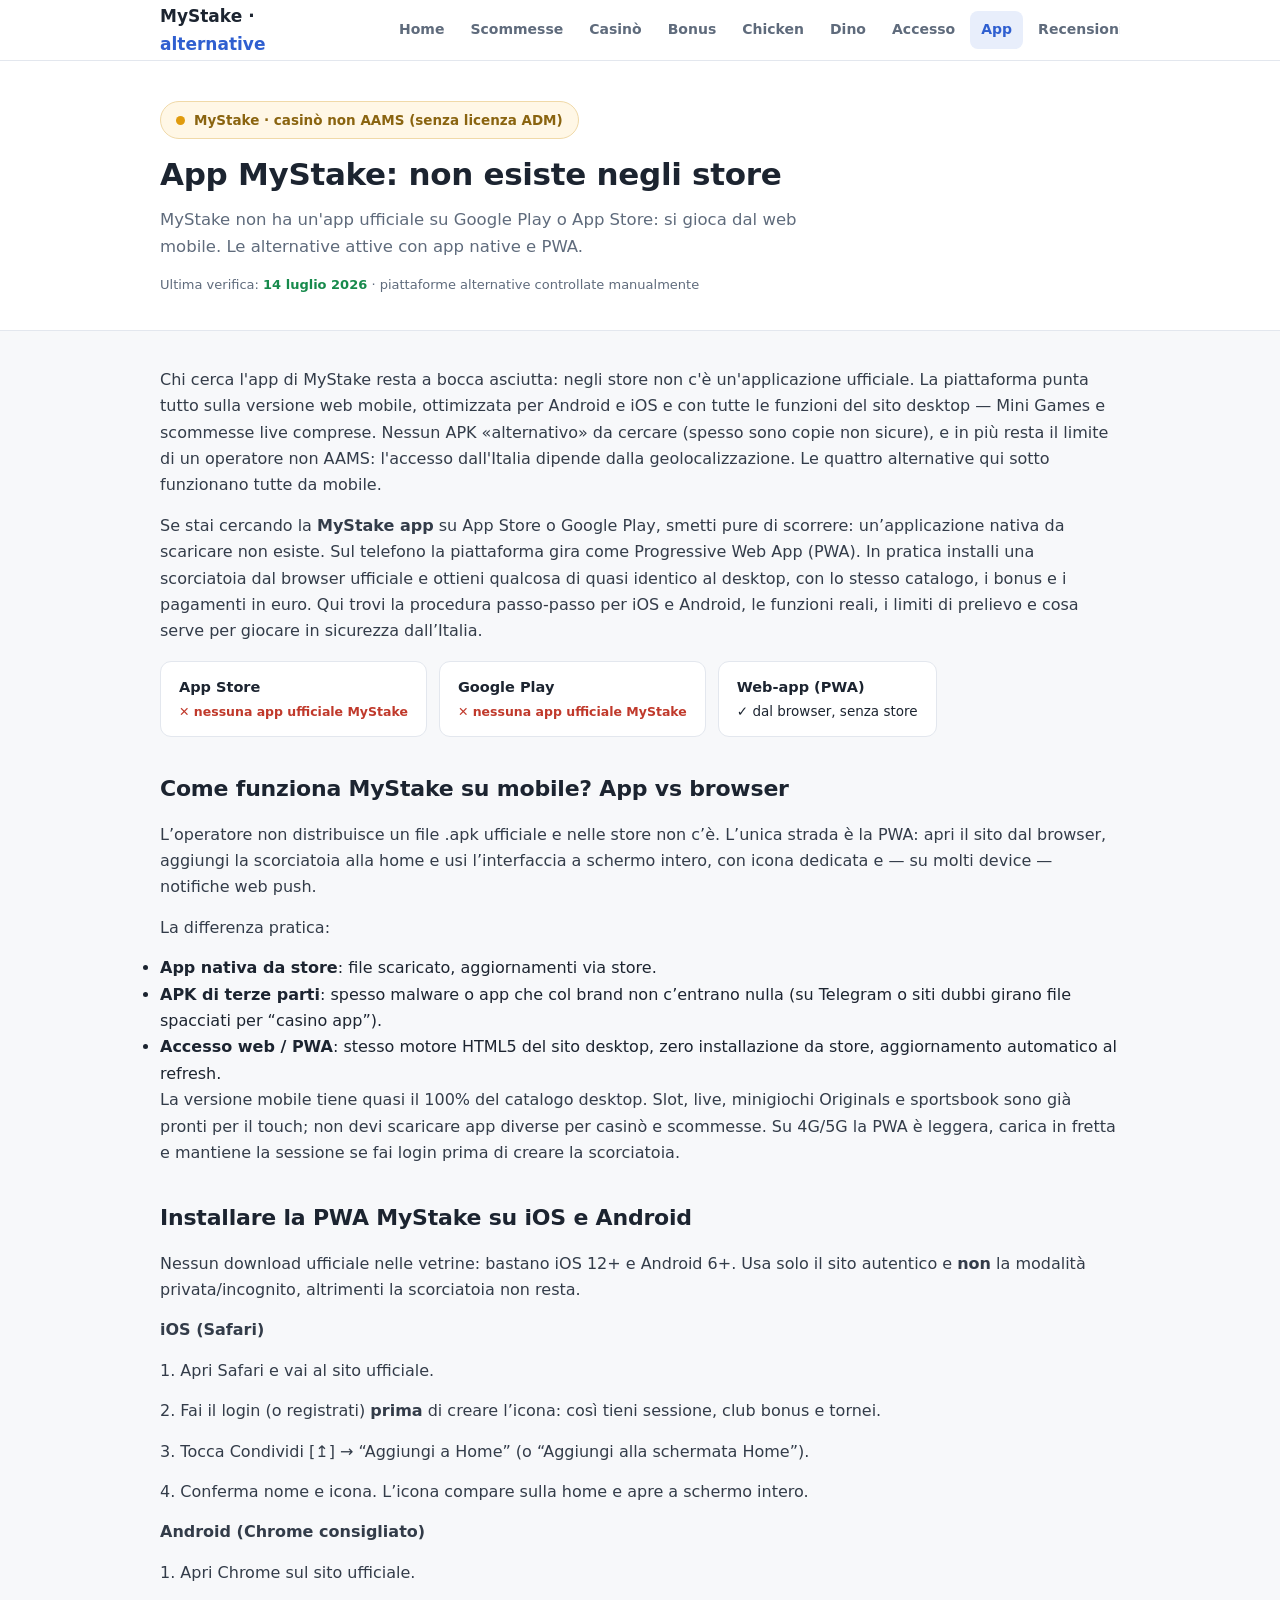
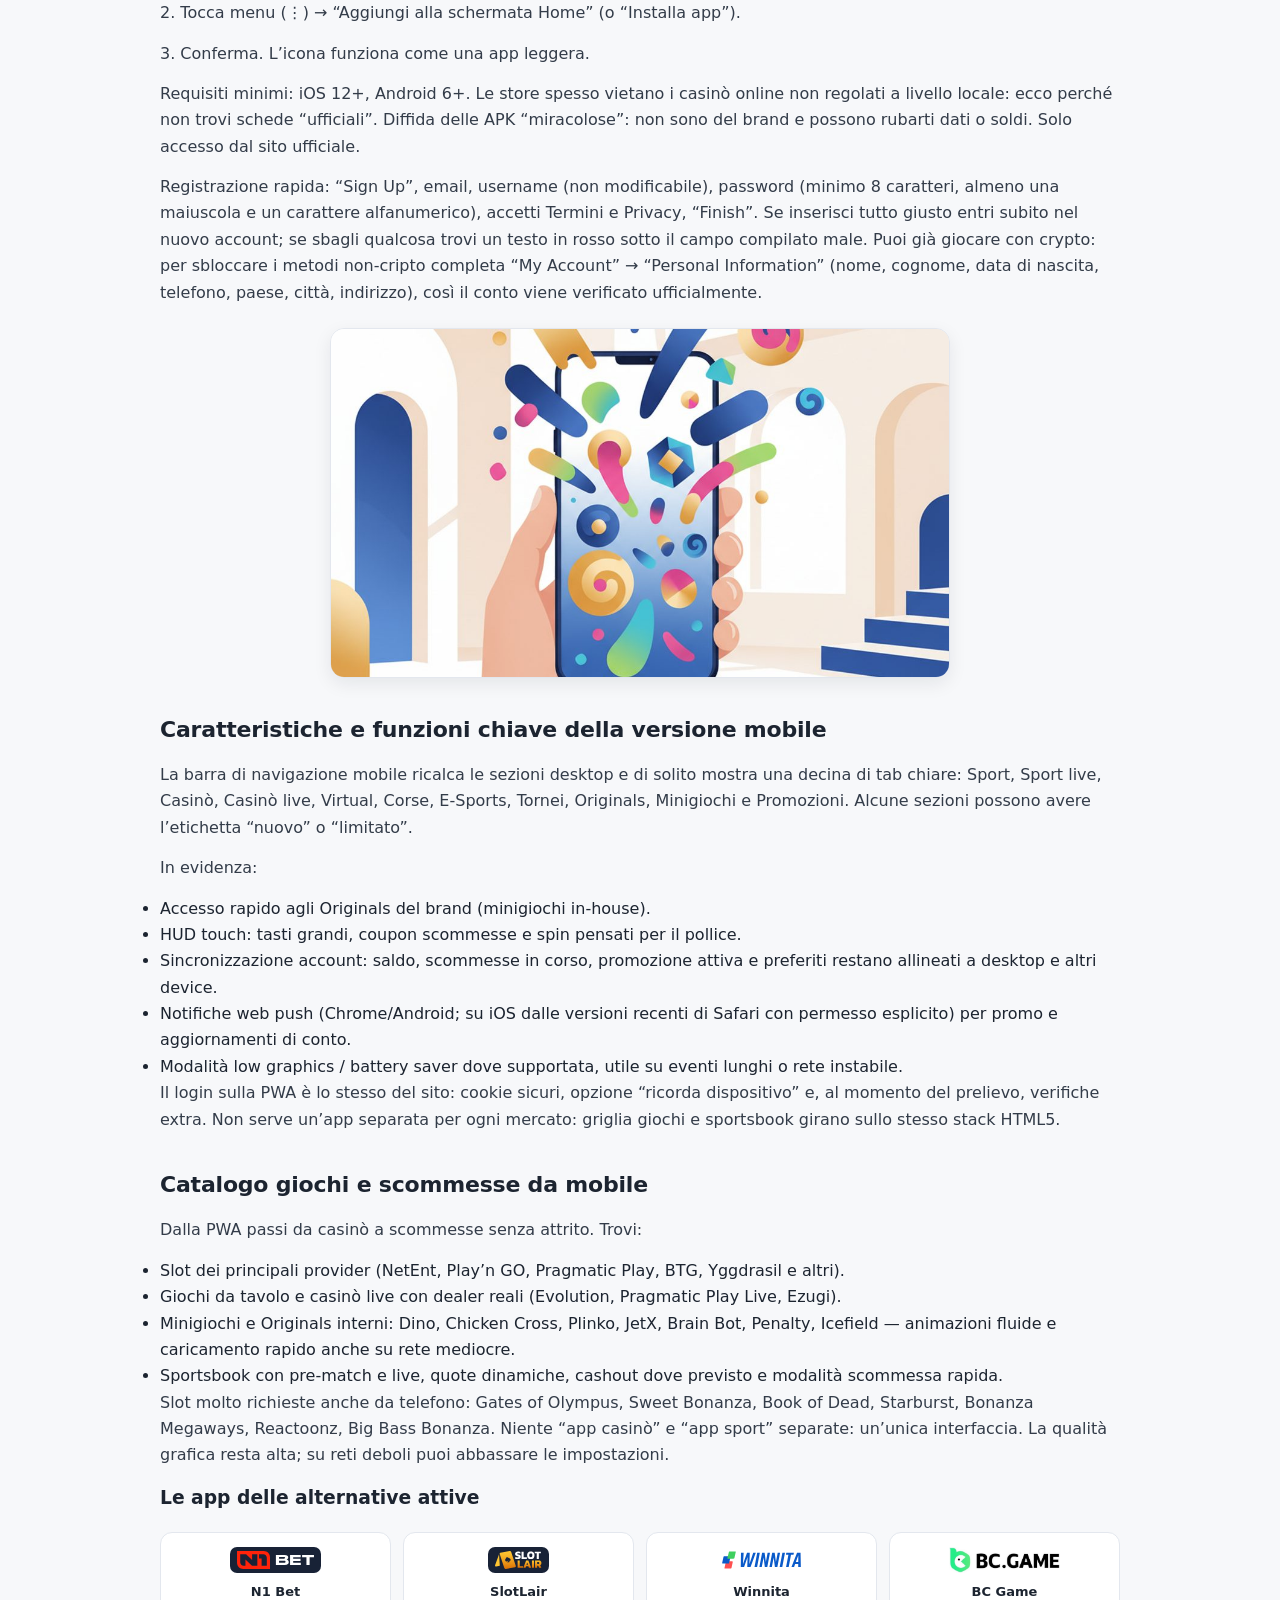
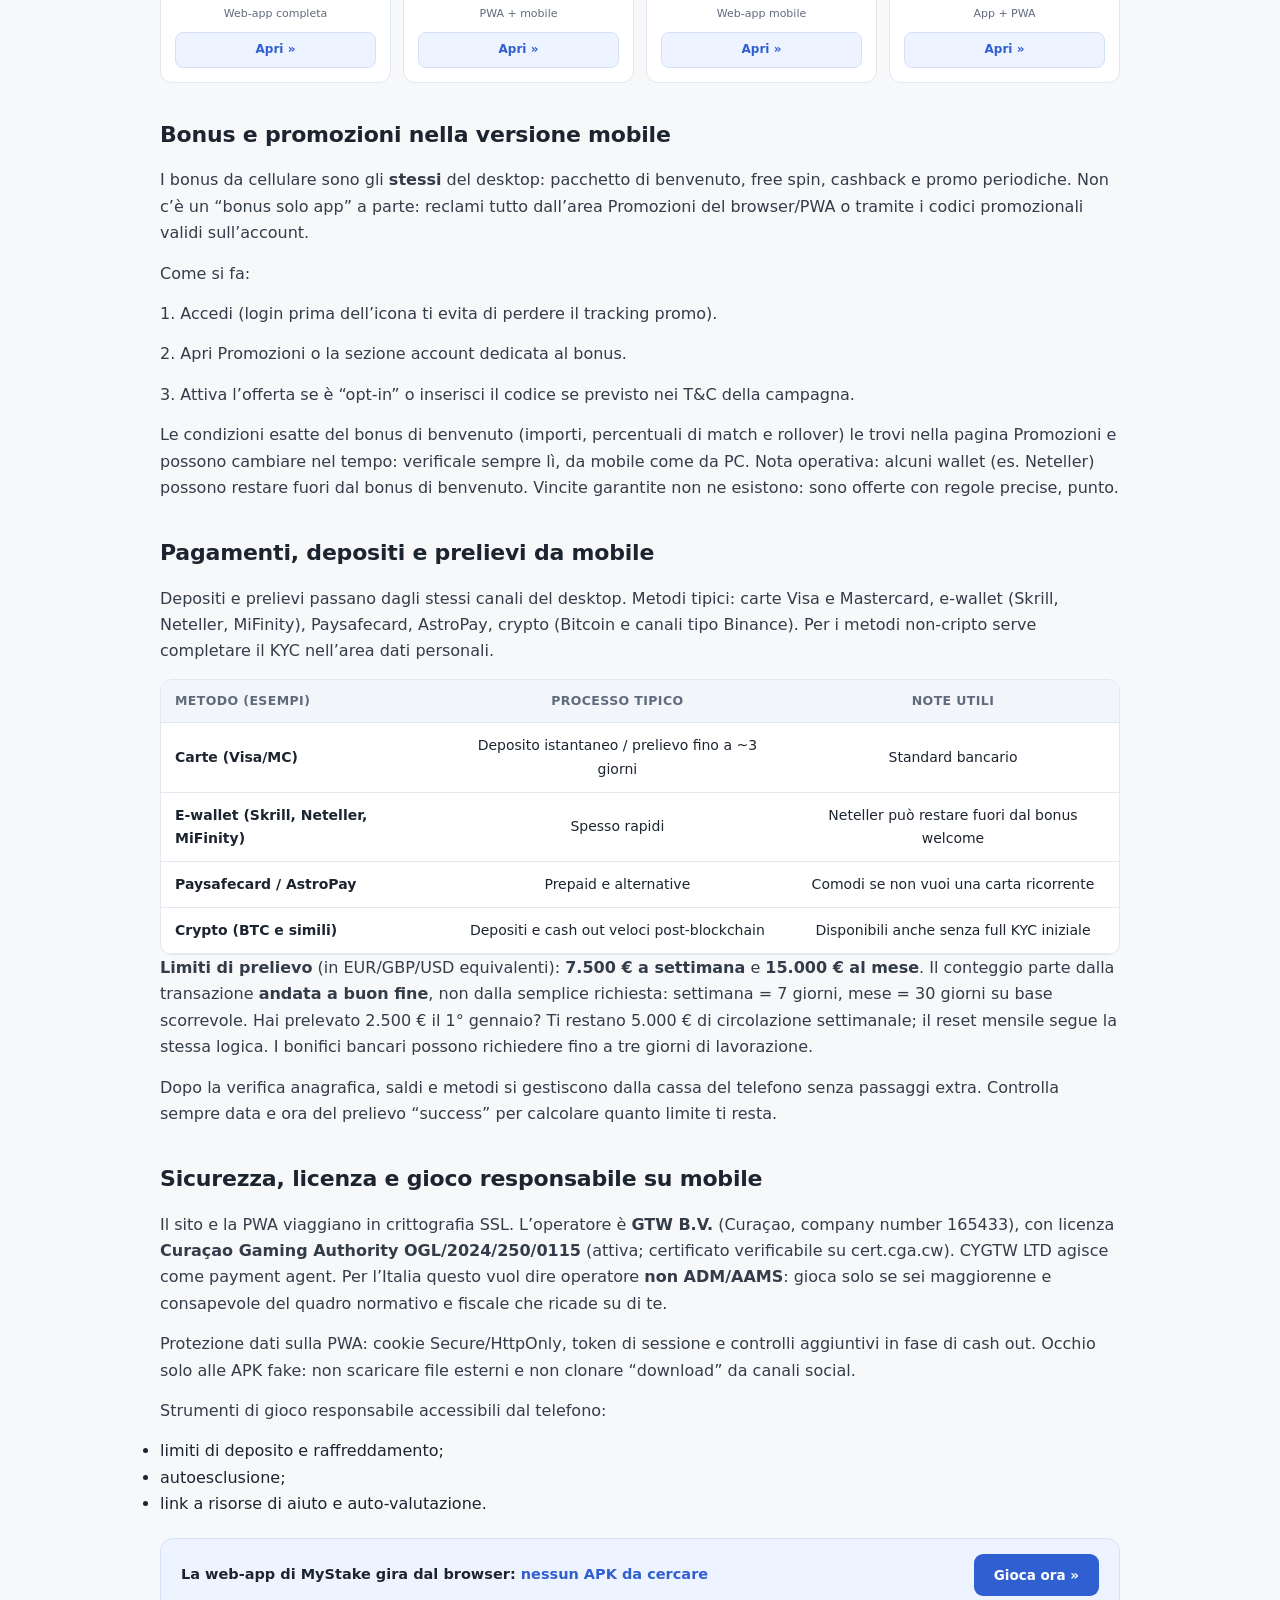
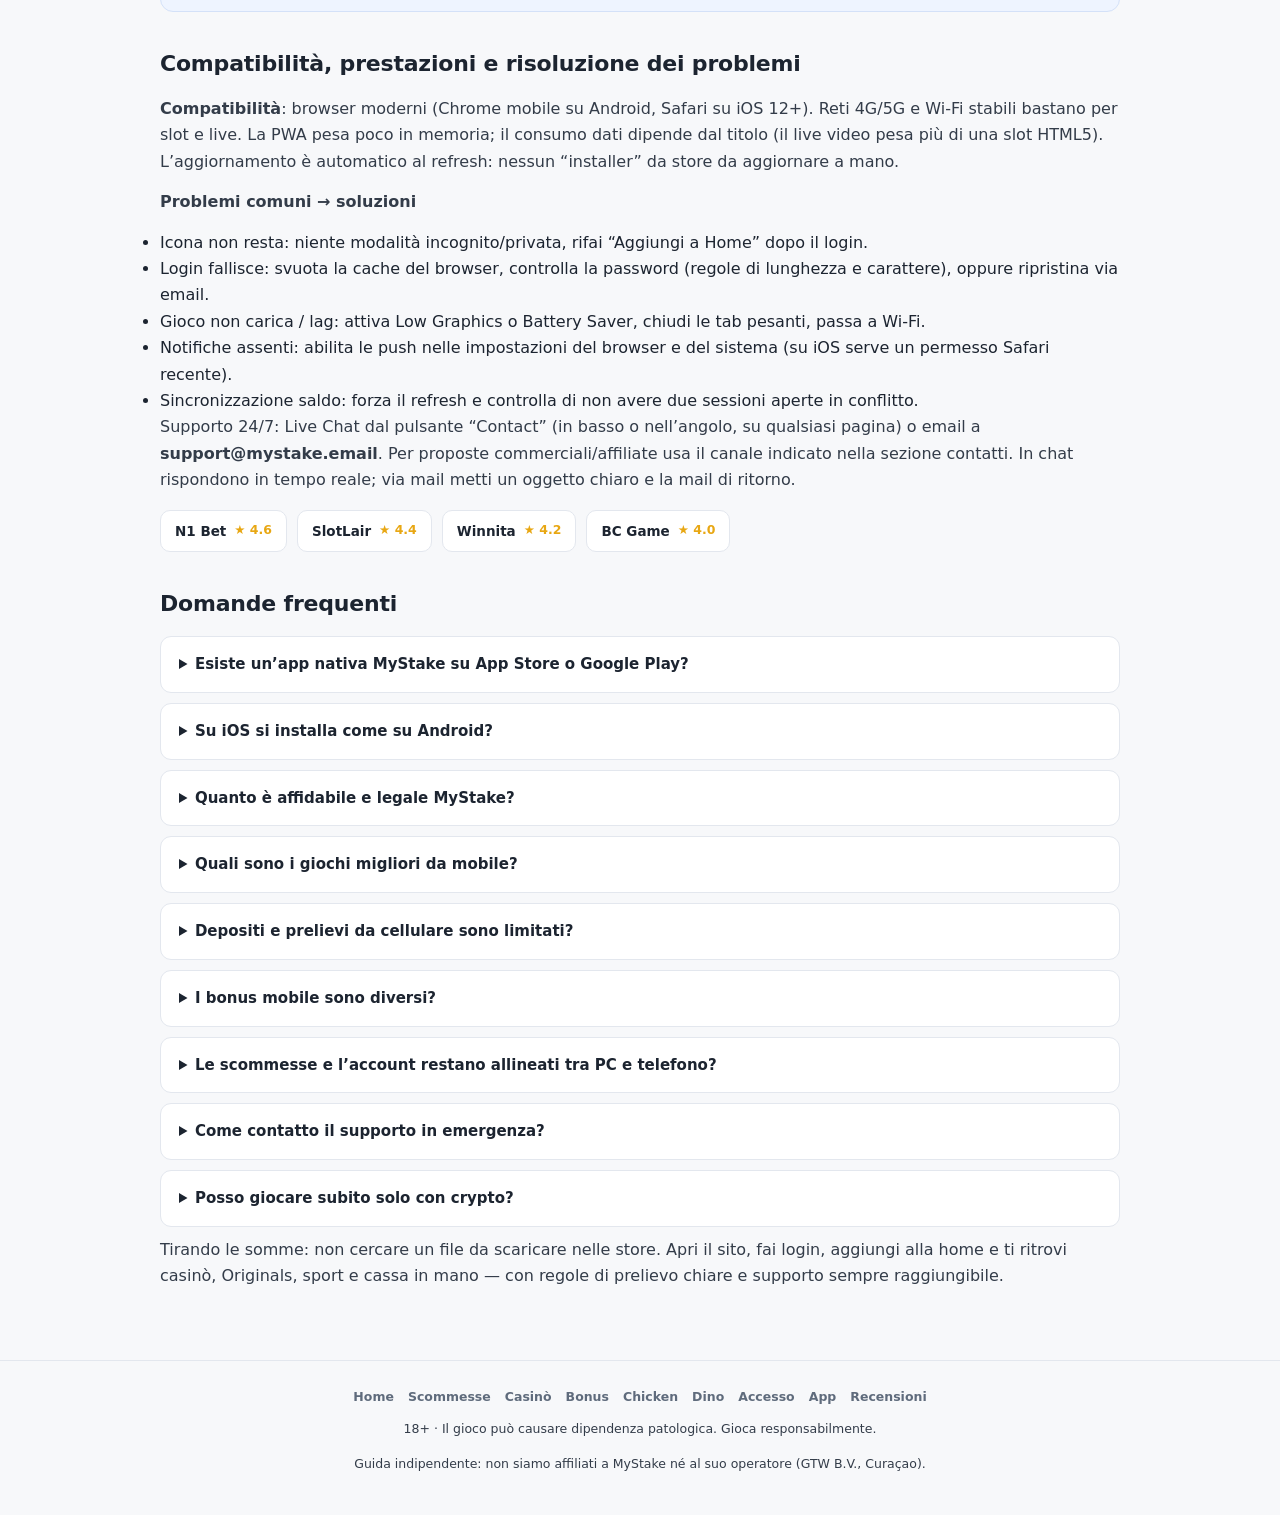
<file: app/index.html>
<!DOCTYPE html>
<html lang="it">
<head>
<meta charset="utf-8">
<meta name="viewport" content="width=device-width,initial-scale=1">
<title>App MyStake: non c'è negli store — le app alternative attive</title>
<meta name="description" content="MyStake non ha un'app negli store: solo web mobile. Cosa significa per l'Italia e le alternative attive con app native e PWA. 18+.">
<link rel="canonical" href="https://mystakealternativeit.com/app/">
<link rel="alternate" hreflang="it-it" href="https://mystakealternativeit.com/app/">
<link rel="alternate" hreflang="x-default" href="https://mystakealternativeit.com/">
<link rel="icon" type="image/svg+xml" href="/favicon.svg">
<link rel="stylesheet" href="/assets/style.css">
<script type="application/ld+json">{"@context": "https://schema.org", "@type": "FAQPage", "mainEntity": [{"@type": "Question", "name": "Esiste un’app nativa MyStake su App Store o Google Play?", "acceptedAnswer": {"@type": "Answer", "text": "No. Nessuna app nativa ufficiale né APK del brand sulle store. Solo PWA dal sito ufficiale."}}, {"@type": "Question", "name": "Su iOS si installa come su Android?", "acceptedAnswer": {"@type": "Answer", "text": "Il concetto è lo stesso. Su iOS usi Safari → Condividi → Aggiungi a Home (login prima). Su Android Chrome → menu → Aggiungi alla schermata Home. Requisiti iOS 12+ e Android 6+."}}, {"@type": "Question", "name": "Quanto è affidabile e legale MyStake?", "acceptedAnswer": {"@type": "Answer", "text": "Traffico e login restano cifrati SSL, e l’operatore ha licenza CGA OGL/2024/250/0115 verificabile su cert.cga.cw. Resta però un operatore non ADM/AAMS: valuta il quadro normativo e fiscale italiano prima di giocare. Il rischio vero è scaricare APK di terzi spacciate per “download app”: non farlo."}}, {"@type": "Question", "name": "Quali sono i giochi migliori da mobile?", "acceptedAnswer": {"@type": "Answer", "text": "Tra i più giocati: gli Originals interni (JetX, Plinko, Dino), le slot Gates of Olympus e Sweet Bonanza, più i tavoli live con dealer reali. Tutto gira sulla stessa interfaccia PWA."}}, {"@type": "Question", "name": "Depositi e prelievi da cellulare sono limitati?", "acceptedAnswer": {"@type": "Answer", "text": "Stessi metodi del desktop. Limiti standard di cash out: 7.500 € a settimana e 15.000 € al mese, calcolati dalla data del prelievo riuscito. Bonifici fino a circa 3 giorni."}}, {"@type": "Question", "name": "I bonus mobile sono diversi?", "acceptedAnswer": {"@type": "Answer", "text": "No: benvenuto, free spin e cashback valgono uguale. Reclami dall’account/Promozioni. Le condizioni esatte del welcome bonus sono sulla pagina promo. Alcuni metodi (es. Neteller) possono restare fuori da certe offerte."}}, {"@type": "Question", "name": "Le scommesse e l’account restano allineati tra PC e telefono?", "acceptedAnswer": {"@type": "Answer", "text": "Sì. Saldo, tornei e storico restano sincronizzati: apri la stessa utenza e ritrovi tutto uguale."}}, {"@type": "Question", "name": "Come contatto il supporto in emergenza?", "acceptedAnswer": {"@type": "Answer", "text": "Live Chat 24/7 dal bottone Contact o mail a support@mystake.email. In chat hai un operatore ufficiale; via mail indica email e oggetto del problema."}}, {"@type": "Question", "name": "Posso giocare subito solo con crypto?", "acceptedAnswer": {"@type": "Answer", "text": "Sì, dopo la registrazione base (email, username, password). Per carte e la maggior parte degli e-wallet completa la verifica dati in Personal Information."}}]}</script><script type="application/ld+json">{"@context":"https://schema.org","@type":"BreadcrumbList","itemListElement":[{"@type":"ListItem","position":1,"name":"Home","item":"https://mystakealternativeit.com/"},{"@type":"ListItem","position":2,"name":"App","item":"https://mystakealternativeit.com/app/"}]}</script>
</head>
<body>
<header class="hd"><div class="wrap"><a class="lg" href="/">MyStake · <b>alternative</b></a><nav><a href="/">Home</a><a href="/scommesse/">Scommesse</a><a href="/casino/">Casinò</a><a href="/bonus/">Bonus</a><a href="/chicken/">Chicken</a><a href="/dino/">Dino</a><a href="/accesso/">Accesso</a><a href="/app/" class="on">App</a><a href="/recensioni/">Recensioni</a></nav></div></header>
<section class="hero"><div class="wrap">
<div class="notice"><span class="dot"></span>MyStake · casinò non AAMS (senza licenza ADM)</div>
<h1>App MyStake: non esiste negli store</h1>
<p class="sub">MyStake non ha un'app ufficiale su Google Play o App Store: si gioca dal web mobile. Le alternative attive con app native e PWA.</p>
<div class="vf">Ultima verifica: <b>14 luglio 2026</b> · piattaforme alternative controllate manualmente</div>
</div></section>
<main><div class="wrap">
<p>Chi cerca l'app di MyStake resta a bocca asciutta: negli store non c'è un'applicazione ufficiale. La piattaforma punta tutto sulla versione web mobile, ottimizzata per Android e iOS e con tutte le funzioni del sito desktop — Mini Games e scommesse live comprese. Nessun APK «alternativo» da cercare (spesso sono copie non sicure), e in più resta il limite di un operatore non AAMS: l'accesso dall'Italia dipende dalla geolocalizzazione. Le quattro alternative qui sotto funzionano tutte da mobile.</p>
<p>Se stai cercando la <b>MyStake app</b> su App Store o Google Play, smetti pure di scorrere: un’applicazione nativa da scaricare non esiste. Sul telefono la piattaforma gira come Progressive Web App (PWA). In pratica installi una scorciatoia dal browser ufficiale e ottieni qualcosa di quasi identico al desktop, con lo stesso catalogo, i bonus e i pagamenti in euro. Qui trovi la procedura passo-passo per iOS e Android, le funzioni reali, i limiti di prelievo e cosa serve per giocare in sicurezza dall’Italia.</p>

<div class="store"><div class="s"><b>App Store</b><span class="off">✕ nessuna app ufficiale MyStake</span></div><div class="s"><b>Google Play</b><span class="off">✕ nessuna app ufficiale MyStake</span></div><div class="s"><b>Web-app (PWA)</b>✓ dal browser, senza store</div></div>
<h2>Come funziona MyStake su mobile? App vs browser</h2>
<p>L’operatore non distribuisce un file .apk ufficiale e nelle store non c’è. L’unica strada è la PWA: apri il sito dal browser, aggiungi la scorciatoia alla home e usi l’interfaccia a schermo intero, con icona dedicata e — su molti device — notifiche web push.</p>
<p>La differenza pratica:</p>
<ul><li><b>App nativa da store</b>: file scaricato, aggiornamenti via store.</li><li><b>APK di terze parti</b>: spesso malware o app che col brand non c’entrano nulla (su Telegram o siti dubbi girano file spacciati per “casino app”).</li><li><b>Accesso web / PWA</b>: stesso motore HTML5 del sito desktop, zero installazione da store, aggiornamento automatico al refresh.</li></ul>
<p>La versione mobile tiene quasi il 100% del catalogo desktop. Slot, live, minigiochi Originals e sportsbook sono già pronti per il touch; non devi scaricare app diverse per casinò e scommesse. Su 4G/5G la PWA è leggera, carica in fretta e mantiene la sessione se fai login prima di creare la scorciatoia.</p>
<h2>Installare la PWA MyStake su iOS e Android</h2>
<p>Nessun download ufficiale nelle vetrine: bastano iOS 12+ e Android 6+. Usa solo il sito autentico e <b>non</b> la modalità privata/incognito, altrimenti la scorciatoia non resta.</p>
<p><b>iOS (Safari)</b></p>
<p>1. Apri Safari e vai al sito ufficiale.</p>
<p>2. Fai il login (o registrati) <b>prima</b> di creare l’icona: così tieni sessione, club bonus e tornei.</p>
<p>3. Tocca Condividi [↥] → “Aggiungi a Home” (o “Aggiungi alla schermata Home”).</p>
<p>4. Conferma nome e icona. L’icona compare sulla home e apre a schermo intero.</p>
<p><b>Android (Chrome consigliato)</b></p>
<p>1. Apri Chrome sul sito ufficiale.</p>
<p>2. Tocca menu (⋮) → “Aggiungi alla schermata Home” (o “Installa app”).</p>
<p>3. Conferma. L’icona funziona come una app leggera.</p>
<p>Requisiti minimi: iOS 12+, Android 6+. Le store spesso vietano i casinò online non regolati a livello locale: ecco perché non trovi schede “ufficiali”. Diffida delle APK “miracolose”: non sono del brand e possono rubarti dati o soldi. Solo accesso dal sito ufficiale.</p>
<p>Registrazione rapida: “Sign Up”, email, username (non modificabile), password (minimo 8 caratteri, almeno una maiuscola e un carattere alfanumerico), accetti Termini e Privacy, “Finish”. Se inserisci tutto giusto entri subito nel nuovo account; se sbagli qualcosa trovi un testo in rosso sotto il campo compilato male. Puoi già giocare con crypto: per sbloccare i metodi non-cripto completa “My Account” → “Personal Information” (nome, cognome, data di nascita, telefono, paese, città, indirizzo), così il conto viene verificato ufficialmente.</p>

<!--xblocks--><img class="ximg" src="/assets/xtra-app.jpg" alt="MyStake da mobile" width="1200" height="675" loading="lazy">
<h2>Caratteristiche e funzioni chiave della versione mobile</h2>
<p>La barra di navigazione mobile ricalca le sezioni desktop e di solito mostra una decina di tab chiare: Sport, Sport live, Casinò, Casinò live, Virtual, Corse, E-Sports, Tornei, Originals, Minigiochi e Promozioni. Alcune sezioni possono avere l’etichetta “nuovo” o “limitato”.</p>
<p>In evidenza:</p>
<ul><li>Accesso rapido agli Originals del brand (minigiochi in-house).</li><li>HUD touch: tasti grandi, coupon scommesse e spin pensati per il pollice.</li><li>Sincronizzazione account: saldo, scommesse in corso, promozione attiva e preferiti restano allineati a desktop e altri device.</li><li>Notifiche web push (Chrome/Android; su iOS dalle versioni recenti di Safari con permesso esplicito) per promo e aggiornamenti di conto.</li><li>Modalità low graphics / battery saver dove supportata, utile su eventi lunghi o rete instabile.</li></ul>
<p>Il login sulla PWA è lo stesso del sito: cookie sicuri, opzione “ricorda dispositivo” e, al momento del prelievo, verifiche extra. Non serve un’app separata per ogni mercato: griglia giochi e sportsbook girano sullo stesso stack HTML5.</p>
<h2>Catalogo giochi e scommesse da mobile</h2>
<p>Dalla PWA passi da casinò a scommesse senza attrito. Trovi:</p>
<ul><li>Slot dei principali provider (NetEnt, Play’n GO, Pragmatic Play, BTG, Yggdrasil e altri).</li><li>Giochi da tavolo e casinò live con dealer reali (Evolution, Pragmatic Play Live, Ezugi).</li><li>Minigiochi e Originals interni: Dino, Chicken Cross, Plinko, JetX, Brain Bot, Penalty, Icefield — animazioni fluide e caricamento rapido anche su rete mediocre.</li><li>Sportsbook con pre-match e live, quote dinamiche, cashout dove previsto e modalità scommessa rapida.</li></ul>
<p>Slot molto richieste anche da telefono: Gates of Olympus, Sweet Bonanza, Book of Dead, Starburst, Bonanza Megaways, Reactoonz, Big Bass Bonanza. Niente “app casinò” e “app sport” separate: un’unica interfaccia. La qualità grafica resta alta; su reti deboli puoi abbassare le impostazioni.</p>

<h3>Le app delle alternative attive</h3><div class="appalt"><div class="aa"><img class="dk" src="/assets/n1bet-logo.svg" alt="N1 Bet"><div class="t">N1 Bet</div><div class="s">Web-app completa</div><a href="/referral-link?sub_id_1=n1" rel="nofollow">Apri »</a></div><div class="aa"><img class="dk" src="/assets/slotlair-logo.svg" alt="SlotLair"><div class="t">SlotLair</div><div class="s">PWA + mobile</div><a href="/referral-link?sub_id_1=slotlair" rel="nofollow">Apri »</a></div><div class="aa"><img src="/assets/winnita-logo.svg" alt="Winnita"><div class="t">Winnita</div><div class="s">Web-app mobile</div><a href="/referral-link?sub_id_1=winita" rel="nofollow">Apri »</a></div><div class="aa"><img src="/assets/bcgame-logo.jpeg" alt="BC Game"><div class="t">BC Game</div><div class="s">App + PWA</div><a href="/referral-link?sub_id_1=bc" rel="nofollow">Apri »</a></div></div>
<h2>Bonus e promozioni nella versione mobile</h2>
<p>I bonus da cellulare sono gli <b>stessi</b> del desktop: pacchetto di benvenuto, free spin, cashback e promo periodiche. Non c’è un “bonus solo app” a parte: reclami tutto dall’area Promozioni del browser/PWA o tramite i codici promozionali validi sull’account.</p>
<p>Come si fa:</p>
<p>1. Accedi (login prima dell’icona ti evita di perdere il tracking promo).</p>
<p>2. Apri Promozioni o la sezione account dedicata al bonus.</p>
<p>3. Attiva l’offerta se è “opt-in” o inserisci il codice se previsto nei T&amp;C della campagna.</p>
<p>Le condizioni esatte del bonus di benvenuto (importi, percentuali di match e rollover) le trovi nella pagina Promozioni e possono cambiare nel tempo: verificale sempre lì, da mobile come da PC. Nota operativa: alcuni wallet (es. Neteller) possono restare fuori dal bonus di benvenuto. Vincite garantite non ne esistono: sono offerte con regole precise, punto.</p>
<h2>Pagamenti, depositi e prelievi da mobile</h2>
<p>Depositi e prelievi passano dagli stessi canali del desktop. Metodi tipici: carte Visa e Mastercard, e-wallet (Skrill, Neteller, MiFinity), Paysafecard, AstroPay, crypto (Bitcoin e canali tipo Binance). Per i metodi non-cripto serve completare il KYC nell’area dati personali.</p>
<div class="tblwrap"><table class="cmp"><thead><tr><th>Metodo (esempi)</th><th>Processo tipico</th><th>Note utili</th></tr></thead><tbody><tr><td>Carte (Visa/MC)</td><td>Deposito istantaneo / prelievo fino a ~3 giorni</td><td>Standard bancario</td></tr><tr><td>E-wallet (Skrill, Neteller, MiFinity)</td><td>Spesso rapidi</td><td>Neteller può restare fuori dal bonus welcome</td></tr><tr><td>Paysafecard / AstroPay</td><td>Prepaid e alternative</td><td>Comodi se non vuoi una carta ricorrente</td></tr><tr><td>Crypto (BTC e simili)</td><td>Depositi e cash out veloci post-blockchain</td><td>Disponibili anche senza full KYC iniziale</td></tr></tbody></table></div>
<p><b>Limiti di prelievo</b> (in EUR/GBP/USD equivalenti): <b>7.500 € a settimana</b> e <b>15.000 € al mese</b>. Il conteggio parte dalla transazione <b>andata a buon fine</b>, non dalla semplice richiesta: settimana = 7 giorni, mese = 30 giorni su base scorrevole. Hai prelevato 2.500 € il 1° gennaio? Ti restano 5.000 € di circolazione settimanale; il reset mensile segue la stessa logica. I bonifici bancari possono richiedere fino a tre giorni di lavorazione.</p>
<p>Dopo la verifica anagrafica, saldi e metodi si gestiscono dalla cassa del telefono senza passaggi extra. Controlla sempre data e ora del prelievo “success” per calcolare quanto limite ti resta.</p>
<h2>Sicurezza, licenza e gioco responsabile su mobile</h2>
<p>Il sito e la PWA viaggiano in crittografia SSL. L’operatore è <b>GTW B.V.</b> (Curaçao, company number 165433), con licenza <b>Curaçao Gaming Authority OGL/2024/250/0115</b> (attiva; certificato verificabile su cert.cga.cw). CYGTW LTD agisce come payment agent. Per l’Italia questo vuol dire operatore <b>non ADM/AAMS</b>: gioca solo se sei maggiorenne e consapevole del quadro normativo e fiscale che ricade su di te.</p>
<p>Protezione dati sulla PWA: cookie Secure/HttpOnly, token di sessione e controlli aggiuntivi in fase di cash out. Occhio solo alle APK fake: non scaricare file esterni e non clonare “download” da canali social.</p>
<p>Strumenti di gioco responsabile accessibili dal telefono:</p>
<ul><li>limiti di deposito e raffreddamento;</li><li>autoesclusione;</li><li>link a risorse di aiuto e auto-valutazione.</li></ul>

<div class="ctastrip"><div class="t">La web-app di MyStake gira dal browser: <b>nessun APK da cercare</b></div><a href="/referral-link" rel="nofollow">Gioca ora »</a></div>
<h2>Compatibilità, prestazioni e risoluzione dei problemi</h2>
<p><b>Compatibilità</b>: browser moderni (Chrome mobile su Android, Safari su iOS 12+). Reti 4G/5G e Wi-Fi stabili bastano per slot e live. La PWA pesa poco in memoria; il consumo dati dipende dal titolo (il live video pesa più di una slot HTML5). L’aggiornamento è automatico al refresh: nessun “installer” da store da aggiornare a mano.</p>
<p><b>Problemi comuni → soluzioni</b></p>
<ul><li>Icona non resta: niente modalità incognito/privata, rifai “Aggiungi a Home” dopo il login.</li><li>Login fallisce: svuota la cache del browser, controlla la password (regole di lunghezza e carattere), oppure ripristina via email.</li><li>Gioco non carica / lag: attiva Low Graphics o Battery Saver, chiudi le tab pesanti, passa a Wi-Fi.</li><li>Notifiche assenti: abilita le push nelle impostazioni del browser e del sistema (su iOS serve un permesso Safari recente).</li><li>Sincronizzazione saldo: forza il refresh e controlla di non avere due sessioni aperte in conflitto.</li></ul>
<p>Supporto 24/7: Live Chat dal pulsante “Contact” (in basso o nell’angolo, su qualsiasi pagina) o email a <b>support@mystake.email</b>. Per proposte commerciali/affiliate usa il canale indicato nella sezione contatti. In chat rispondono in tempo reale; via mail metti un oggetto chiaro e la mail di ritorno.</p>

<div class="miniset"><a href="/referral-link?sub_id_1=n1" rel="nofollow">N1 Bet <span class="r">★ 4.6</span></a><a href="/referral-link?sub_id_1=slotlair" rel="nofollow">SlotLair <span class="r">★ 4.4</span></a><a href="/referral-link?sub_id_1=winita" rel="nofollow">Winnita <span class="r">★ 4.2</span></a><a href="/referral-link?sub_id_1=bc" rel="nofollow">BC Game <span class="r">★ 4.0</span></a></div>
<h2>Domande frequenti</h2>
<details><summary>Esiste un’app nativa MyStake su App Store o Google Play?</summary><p>No. Nessuna app nativa ufficiale né APK del brand sulle store. Solo PWA dal sito ufficiale.</p></details>
<details><summary>Su iOS si installa come su Android?</summary><p>Il concetto è lo stesso. Su iOS usi Safari → Condividi → Aggiungi a Home (login prima). Su Android Chrome → menu → Aggiungi alla schermata Home. Requisiti iOS 12+ e Android 6+.</p></details>
<details><summary>Quanto è affidabile e legale MyStake?</summary><p>Traffico e login restano cifrati SSL, e l’operatore ha licenza CGA OGL/2024/250/0115 verificabile su cert.cga.cw. Resta però un operatore non ADM/AAMS: valuta il quadro normativo e fiscale italiano prima di giocare. Il rischio vero è scaricare APK di terzi spacciate per “download app”: non farlo.</p></details>
<details><summary>Quali sono i giochi migliori da mobile?</summary><p>Tra i più giocati: gli Originals interni (JetX, Plinko, Dino), le slot Gates of Olympus e Sweet Bonanza, più i tavoli live con dealer reali. Tutto gira sulla stessa interfaccia PWA.</p></details>
<details><summary>Depositi e prelievi da cellulare sono limitati?</summary><p>Stessi metodi del desktop. Limiti standard di cash out: 7.500 € a settimana e 15.000 € al mese, calcolati dalla data del prelievo riuscito. Bonifici fino a circa 3 giorni.</p></details>
<details><summary>I bonus mobile sono diversi?</summary><p>No: benvenuto, free spin e cashback valgono uguale. Reclami dall’account/Promozioni. Le condizioni esatte del welcome bonus sono sulla pagina promo. Alcuni metodi (es. Neteller) possono restare fuori da certe offerte.</p></details>
<details><summary>Le scommesse e l’account restano allineati tra PC e telefono?</summary><p>Sì. Saldo, tornei e storico restano sincronizzati: apri la stessa utenza e ritrovi tutto uguale.</p></details>
<details><summary>Come contatto il supporto in emergenza?</summary><p>Live Chat 24/7 dal bottone Contact o mail a support@mystake.email. In chat hai un operatore ufficiale; via mail indica email e oggetto del problema.</p></details>
<details><summary>Posso giocare subito solo con crypto?</summary><p>Sì, dopo la registrazione base (email, username, password). Per carte e la maggior parte degli e-wallet completa la verifica dati in Personal Information.</p></details>
<p>Tirando le somme: non cercare un file da scaricare nelle store. Apri il sito, fai login, aggiungi alla home e ti ritrovi casinò, Originals, sport e cassa in mano — con regole di prelievo chiare e supporto sempre raggiungibile.</p>
</div></main>
<footer class="ft"><div class="wrap"><nav><a href="/">Home</a><a href="/scommesse/">Scommesse</a><a href="/casino/">Casinò</a><a href="/bonus/">Bonus</a><a href="/chicken/">Chicken</a><a href="/dino/">Dino</a><a href="/accesso/">Accesso</a><a href="/app/">App</a><a href="/recensioni/">Recensioni</a></nav><p>18+ · Il gioco può causare dipendenza patologica. Gioca responsabilmente.</p><p>Guida indipendente: non siamo affiliati a MyStake né al suo operatore (GTW B.V., Curaçao).</p></div></footer>
</body>
</html>
</file>
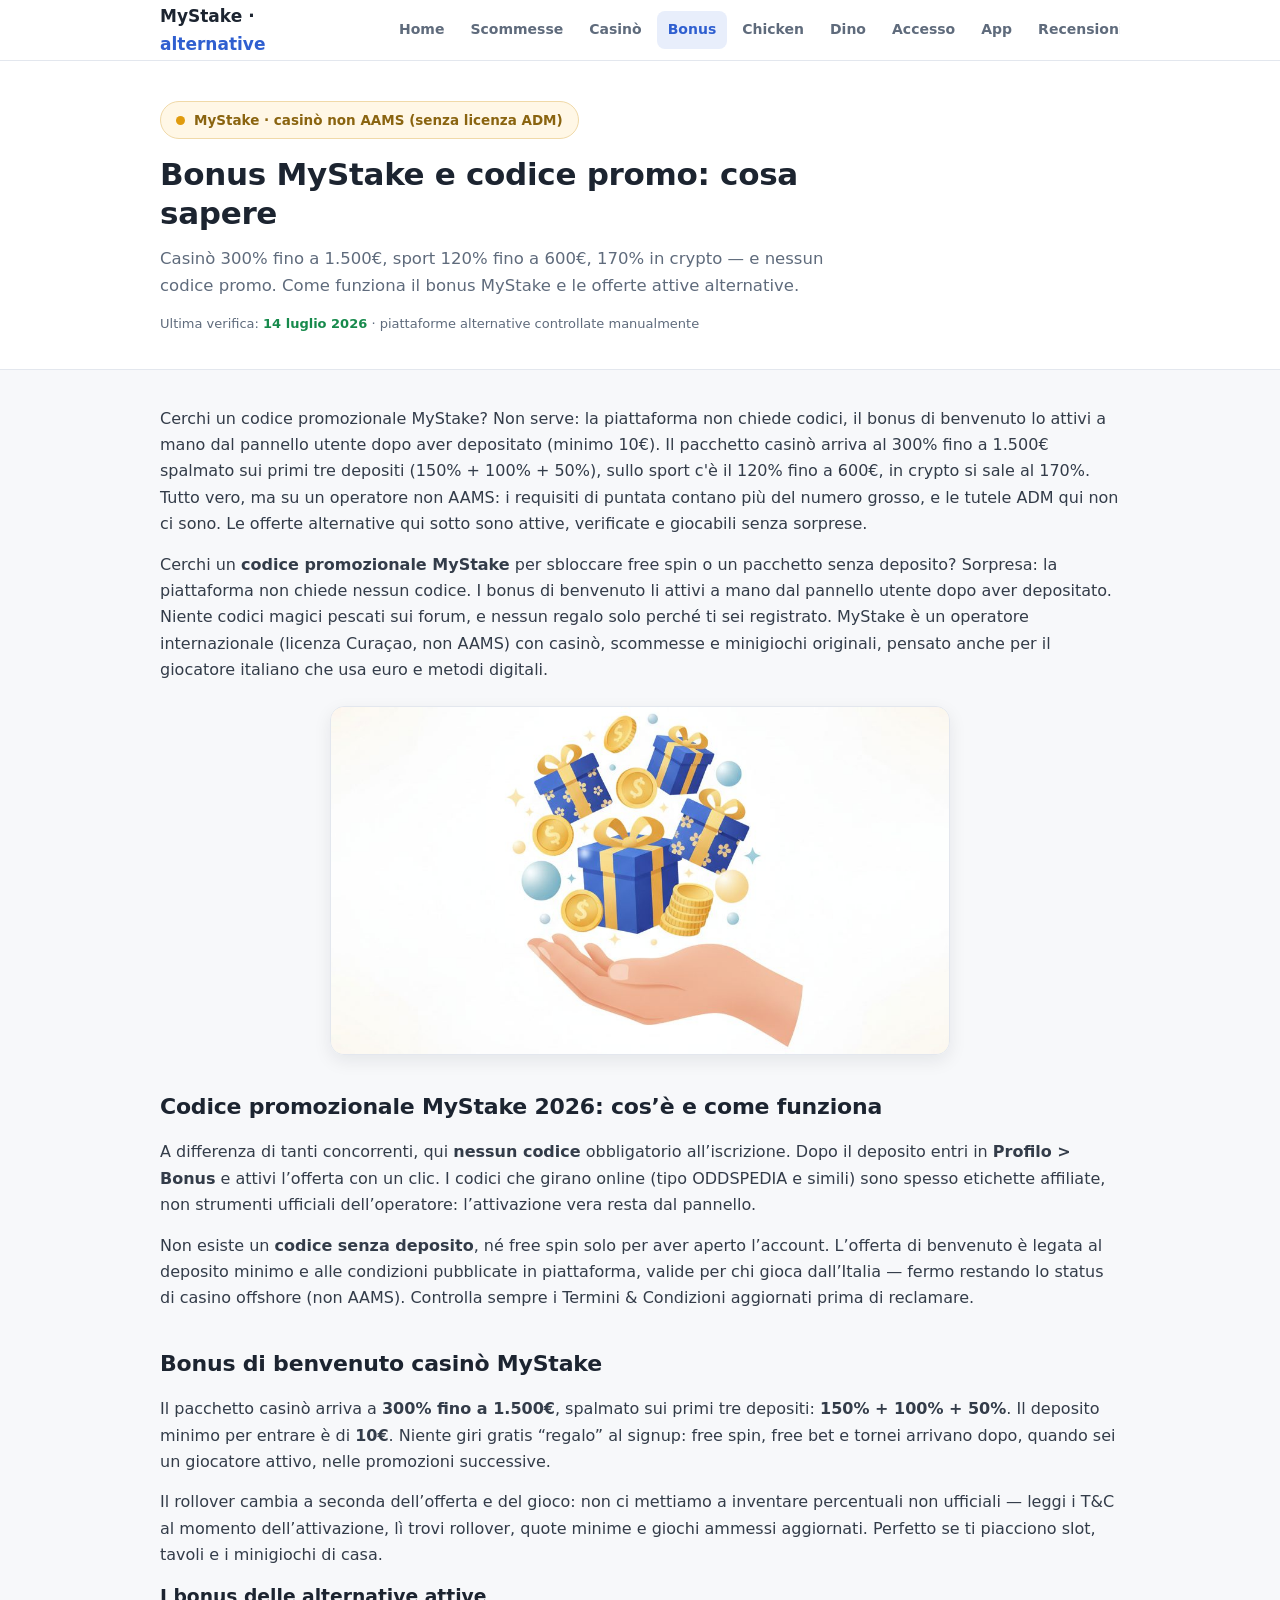
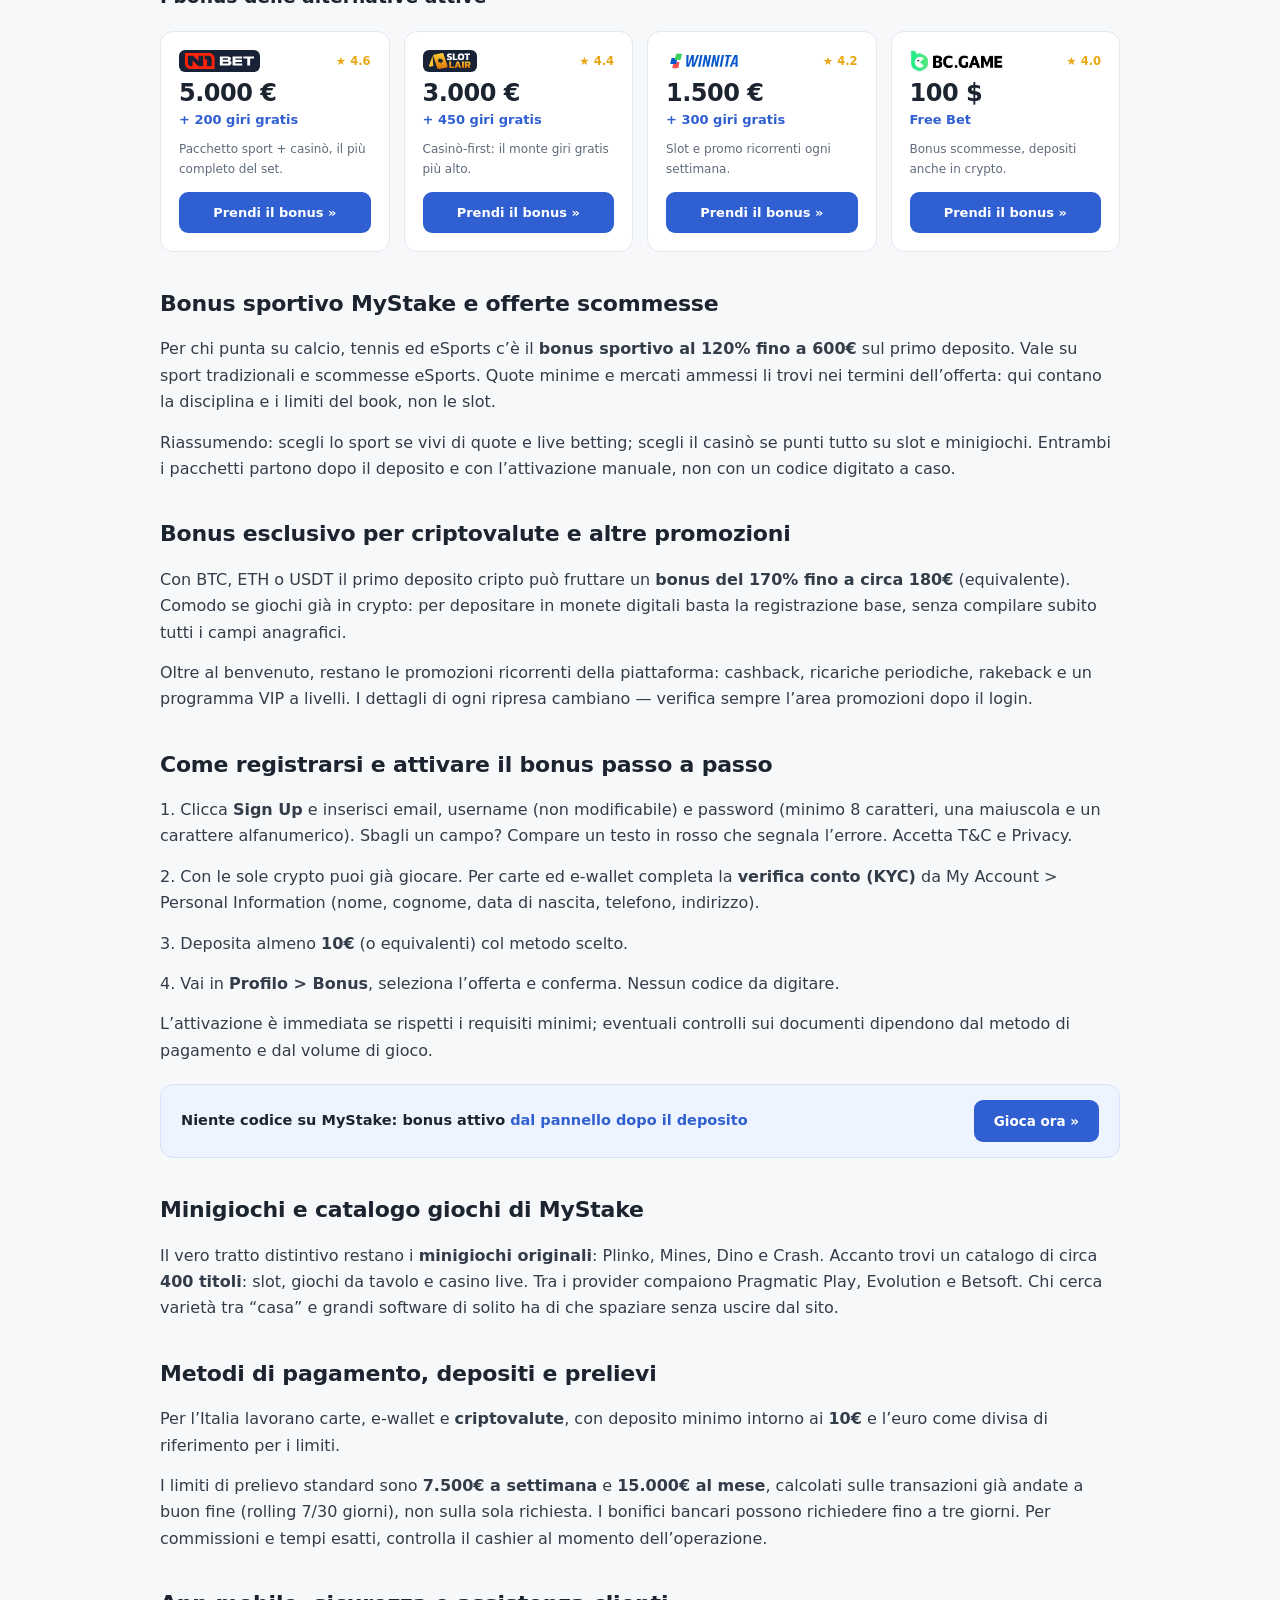
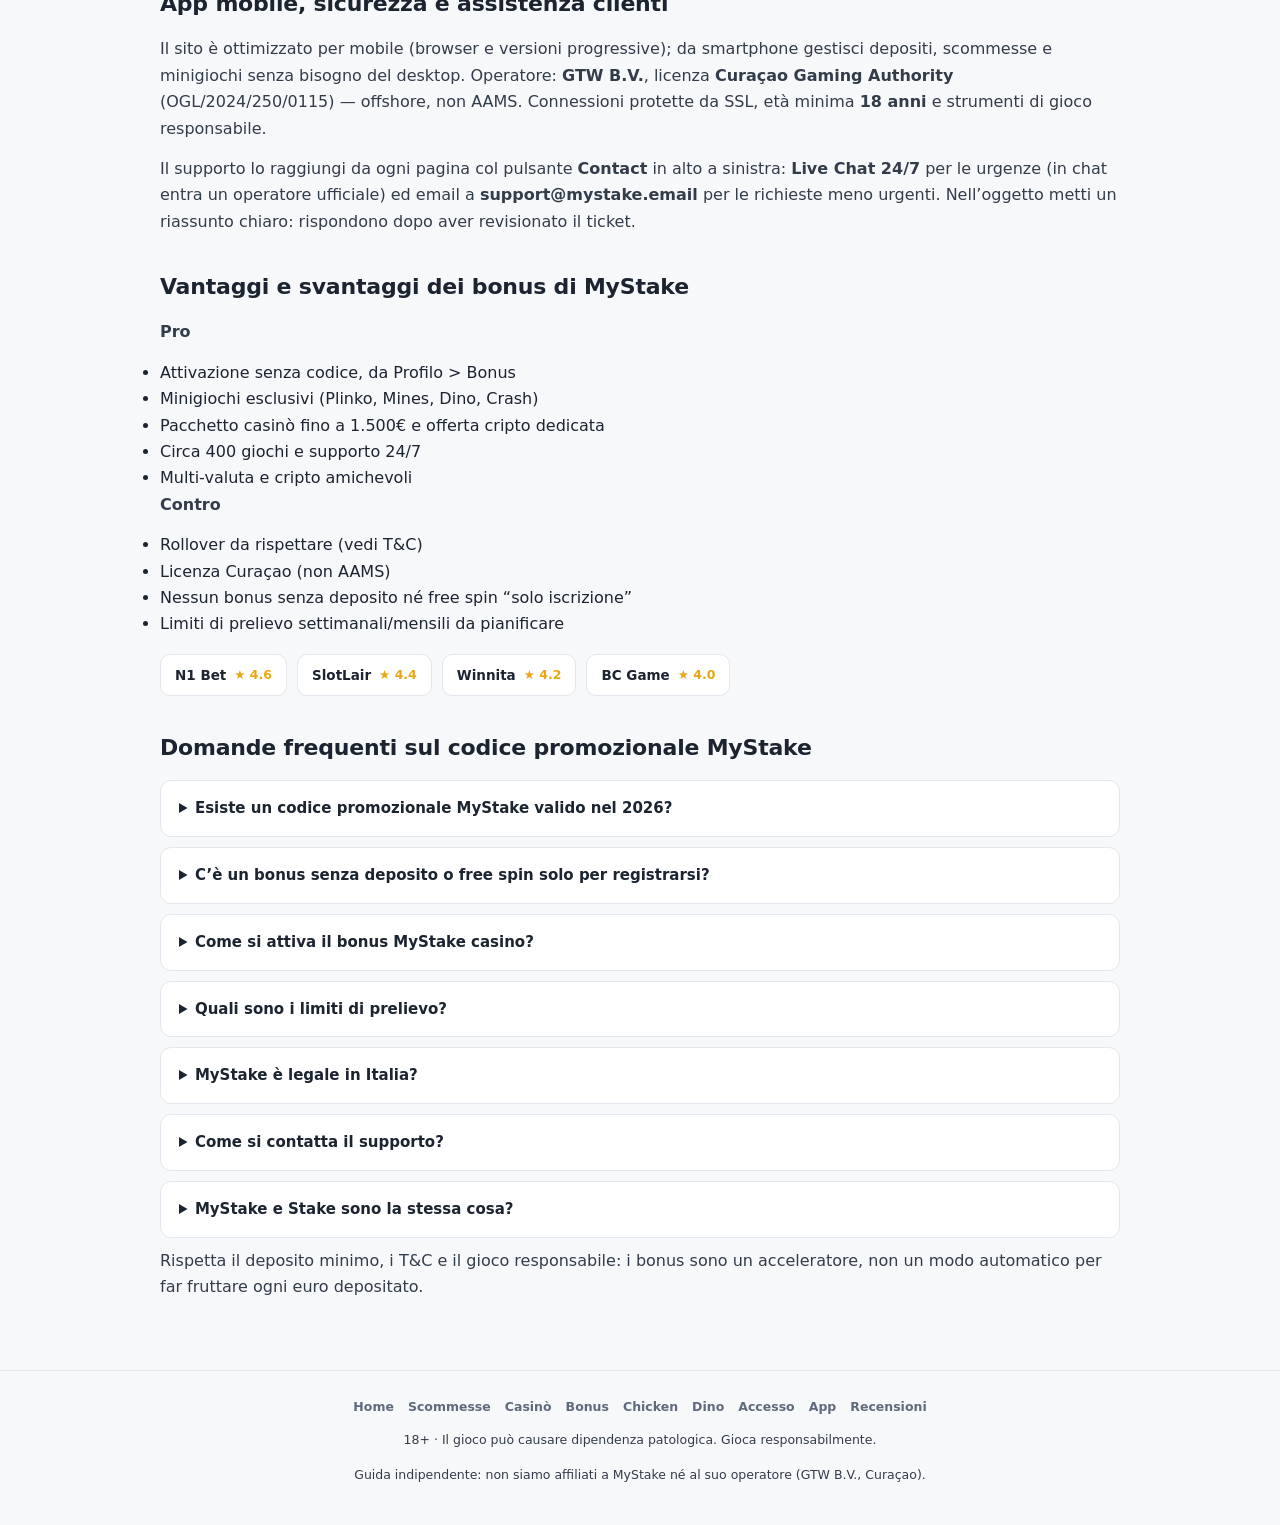
<file: bonus/index.html>
<!DOCTYPE html>
<html lang="it">
<head>
<meta charset="utf-8">
<meta name="viewport" content="width=device-width,initial-scale=1">
<title>Bonus MyStake e codice promo: come funziona e le alternative</title>
<meta name="description" content="Bonus MyStake: 300% fino a 1.500€ sul casinò, 120% sullo sport, 170% in crypto, nessun codice promo. Come funziona e le offerte attive alternative, verificate. 18+.">
<link rel="canonical" href="https://mystakealternativeit.com/bonus/">
<link rel="alternate" hreflang="it-it" href="https://mystakealternativeit.com/bonus/">
<link rel="alternate" hreflang="x-default" href="https://mystakealternativeit.com/">
<link rel="icon" type="image/svg+xml" href="/favicon.svg">
<link rel="stylesheet" href="/assets/style.css">
<script type="application/ld+json">{"@context": "https://schema.org", "@type": "FAQPage", "mainEntity": [{"@type": "Question", "name": "Esiste un codice promozionale MyStake valido nel 2026?", "acceptedAnswer": {"@type": "Answer", "text": "No. Non serve un codice: dopo il deposito attivi l’offerta da Profilo &gt; Bonus."}}, {"@type": "Question", "name": "C’è un bonus senza deposito o free spin solo per registrarsi?", "acceptedAnswer": {"@type": "Answer", "text": "No. Quella formula non c’è. Free spin e free bet spuntano più avanti, per gli account attivi."}}, {"@type": "Question", "name": "Come si attiva il bonus MyStake casino?", "acceptedAnswer": {"@type": "Answer", "text": "Deposito minimo 10€ (o equivalente), poi selezione manuale del pacchetto nell’area Bonus."}}, {"@type": "Question", "name": "Quali sono i limiti di prelievo?", "acceptedAnswer": {"@type": "Answer", "text": "7.500€/settimana e 15.000€/mese, calcolati dal prelievo già riuscito (rolling 7/30 giorni)."}}, {"@type": "Question", "name": "MyStake è legale in Italia?", "acceptedAnswer": {"@type": "Answer", "text": "È un casino con licenza Curaçao, non AAMS. Gioca da maggiorenne e valuta i rischi di un operatore offshore."}}, {"@type": "Question", "name": "Come si contatta il supporto?", "acceptedAnswer": {"@type": "Answer", "text": "Live Chat dal sito (pulsante Contact) oppure email a support@mystake.email."}}, {"@type": "Question", "name": "MyStake e Stake sono la stessa cosa?", "acceptedAnswer": {"@type": "Answer", "text": "No: sono due brand distinti. Qui si parla solo di MyStake."}}]}</script><script type="application/ld+json">{"@context":"https://schema.org","@type":"BreadcrumbList","itemListElement":[{"@type":"ListItem","position":1,"name":"Home","item":"https://mystakealternativeit.com/"},{"@type":"ListItem","position":2,"name":"Bonus","item":"https://mystakealternativeit.com/bonus/"}]}</script>
</head>
<body>
<header class="hd"><div class="wrap"><a class="lg" href="/">MyStake · <b>alternative</b></a><nav><a href="/">Home</a><a href="/scommesse/">Scommesse</a><a href="/casino/">Casinò</a><a href="/bonus/" class="on">Bonus</a><a href="/chicken/">Chicken</a><a href="/dino/">Dino</a><a href="/accesso/">Accesso</a><a href="/app/">App</a><a href="/recensioni/">Recensioni</a></nav></div></header>
<section class="hero"><div class="wrap">
<div class="notice"><span class="dot"></span>MyStake · casinò non AAMS (senza licenza ADM)</div>
<h1>Bonus MyStake e codice promo: cosa sapere</h1>
<p class="sub">Casinò 300% fino a 1.500€, sport 120% fino a 600€, 170% in crypto — e nessun codice promo. Come funziona il bonus MyStake e le offerte attive alternative.</p>
<div class="vf">Ultima verifica: <b>14 luglio 2026</b> · piattaforme alternative controllate manualmente</div>
</div></section>
<main><div class="wrap">
<p>Cerchi un codice promozionale MyStake? Non serve: la piattaforma non chiede codici, il bonus di benvenuto lo attivi a mano dal pannello utente dopo aver depositato (minimo 10€). Il pacchetto casinò arriva al 300% fino a 1.500€ spalmato sui primi tre depositi (150% + 100% + 50%), sullo sport c'è il 120% fino a 600€, in crypto si sale al 170%. Tutto vero, ma su un operatore non AAMS: i requisiti di puntata contano più del numero grosso, e le tutele ADM qui non ci sono. Le offerte alternative qui sotto sono attive, verificate e giocabili senza sorprese.</p>
<p>Cerchi un <b>codice promozionale MyStake</b> per sbloccare free spin o un pacchetto senza deposito? Sorpresa: la piattaforma non chiede nessun codice. I bonus di benvenuto li attivi a mano dal pannello utente dopo aver depositato. Niente codici magici pescati sui forum, e nessun regalo solo perché ti sei registrato. MyStake è un operatore internazionale (licenza Curaçao, non AAMS) con casinò, scommesse e minigiochi originali, pensato anche per il giocatore italiano che usa euro e metodi digitali.</p>

<!--xblocks--><img class="ximg" src="/assets/xtra-bonus.jpg" alt="Bonus MyStake e alternative" width="1200" height="675" loading="lazy">
<h2>Codice promozionale MyStake 2026: cos’è e come funziona</h2>
<p>A differenza di tanti concorrenti, qui <b>nessun codice</b> obbligatorio all’iscrizione. Dopo il deposito entri in <b>Profilo &gt; Bonus</b> e attivi l’offerta con un clic. I codici che girano online (tipo ODDSPEDIA e simili) sono spesso etichette affiliate, non strumenti ufficiali dell’operatore: l’attivazione vera resta dal pannello.</p>
<p>Non esiste un <b>codice senza deposito</b>, né free spin solo per aver aperto l’account. L’offerta di benvenuto è legata al deposito minimo e alle condizioni pubblicate in piattaforma, valide per chi gioca dall’Italia — fermo restando lo status di casino offshore (non AAMS). Controlla sempre i Termini &amp; Condizioni aggiornati prima di reclamare.</p>
<h2>Bonus di benvenuto casinò MyStake</h2>
<p>Il pacchetto casinò arriva a <b>300% fino a 1.500€</b>, spalmato sui primi tre depositi: <b>150% + 100% + 50%</b>. Il deposito minimo per entrare è di <b>10€</b>. Niente giri gratis “regalo” al signup: free spin, free bet e tornei arrivano dopo, quando sei un giocatore attivo, nelle promozioni successive.</p>
<p>Il rollover cambia a seconda dell’offerta e del gioco: non ci mettiamo a inventare percentuali non ufficiali — leggi i T&amp;C al momento dell’attivazione, lì trovi rollover, quote minime e giochi ammessi aggiornati. Perfetto se ti piacciono slot, tavoli e i minigiochi di casa.</p>



<h3>I bonus delle alternative attive</h3><div class="bcards"><div class="bc"><div class="who"><img src="/assets/n1bet-logo.svg" alt="N1 Bet" style="height:22px;width:auto;background:var(--dark);padding:3px 6px;border-radius:6px"> <span class="r">★ 4.6</span></div><div class="sum">5.000 €</div><div class="sub">+ 200 giri gratis</div><div class="d">Pacchetto sport + casinò, il più completo del set.</div><a href="/referral-link?sub_id_1=n1" rel="nofollow">Prendi il bonus »</a></div><div class="bc"><div class="who"><img src="/assets/slotlair-logo.svg" alt="SlotLair" style="height:22px;width:auto;background:var(--dark);padding:3px 6px;border-radius:6px"> <span class="r">★ 4.4</span></div><div class="sum">3.000 €</div><div class="sub">+ 450 giri gratis</div><div class="d">Casinò-first: il monte giri gratis più alto.</div><a href="/referral-link?sub_id_1=slotlair" rel="nofollow">Prendi il bonus »</a></div><div class="bc"><div class="who"><img src="/assets/winnita-logo.svg" alt="Winnita" style="height:22px;width:auto;"> <span class="r">★ 4.2</span></div><div class="sum">1.500 €</div><div class="sub">+ 300 giri gratis</div><div class="d">Slot e promo ricorrenti ogni settimana.</div><a href="/referral-link?sub_id_1=winita" rel="nofollow">Prendi il bonus »</a></div><div class="bc"><div class="who"><img src="/assets/bcgame-logo.jpeg" alt="BC Game" style="height:22px;width:auto;"> <span class="r">★ 4.0</span></div><div class="sum">100 $</div><div class="sub">Free Bet</div><div class="d">Bonus scommesse, depositi anche in crypto.</div><a href="/referral-link?sub_id_1=bc" rel="nofollow">Prendi il bonus »</a></div></div>
<h2>Bonus sportivo MyStake e offerte scommesse</h2>
<p>Per chi punta su calcio, tennis ed eSports c’è il <b>bonus sportivo al 120% fino a 600€</b> sul primo deposito. Vale su sport tradizionali e scommesse eSports. Quote minime e mercati ammessi li trovi nei termini dell’offerta: qui contano la disciplina e i limiti del book, non le slot.</p>
<p>Riassumendo: scegli lo sport se vivi di quote e live betting; scegli il casinò se punti tutto su slot e minigiochi. Entrambi i pacchetti partono dopo il deposito e con l’attivazione manuale, non con un codice digitato a caso.</p>
<h2>Bonus esclusivo per criptovalute e altre promozioni</h2>
<p>Con BTC, ETH o USDT il primo deposito cripto può fruttare un <b>bonus del 170% fino a circa 180€</b> (equivalente). Comodo se giochi già in crypto: per depositare in monete digitali basta la registrazione base, senza compilare subito tutti i campi anagrafici.</p>
<p>Oltre al benvenuto, restano le promozioni ricorrenti della piattaforma: cashback, ricariche periodiche, rakeback e un programma VIP a livelli. I dettagli di ogni ripresa cambiano — verifica sempre l’area promozioni dopo il login.</p>
<h2>Come registrarsi e attivare il bonus passo a passo</h2>
<p>1. Clicca <b>Sign Up</b> e inserisci email, username (non modificabile) e password (minimo 8 caratteri, una maiuscola e un carattere alfanumerico). Sbagli un campo? Compare un testo in rosso che segnala l’errore. Accetta T&amp;C e Privacy.</p>
<p>2. Con le sole crypto puoi già giocare. Per carte ed e-wallet completa la <b>verifica conto (KYC)</b> da My Account &gt; Personal Information (nome, cognome, data di nascita, telefono, indirizzo).</p>
<p>3. Deposita almeno <b>10€</b> (o equivalenti) col metodo scelto.</p>
<p>4. Vai in <b>Profilo &gt; Bonus</b>, seleziona l’offerta e conferma. Nessun codice da digitare.</p>
<p>L’attivazione è immediata se rispetti i requisiti minimi; eventuali controlli sui documenti dipendono dal metodo di pagamento e dal volume di gioco.</p>

<div class="ctastrip"><div class="t">Niente codice su MyStake: bonus attivo <b>dal pannello dopo il deposito</b></div><a href="/referral-link" rel="nofollow">Gioca ora »</a></div>
<h2>Minigiochi e catalogo giochi di MyStake</h2>
<p>Il vero tratto distintivo restano i <b>minigiochi originali</b>: Plinko, Mines, Dino e Crash. Accanto trovi un catalogo di circa <b>400 titoli</b>: slot, giochi da tavolo e casino live. Tra i provider compaiono Pragmatic Play, Evolution e Betsoft. Chi cerca varietà tra “casa” e grandi software di solito ha di che spaziare senza uscire dal sito.</p>
<h2>Metodi di pagamento, depositi e prelievi</h2>
<p>Per l’Italia lavorano carte, e-wallet e <b>criptovalute</b>, con deposito minimo intorno ai <b>10€</b> e l’euro come divisa di riferimento per i limiti.</p>
<p>I limiti di prelievo standard sono <b>7.500€ a settimana</b> e <b>15.000€ al mese</b>, calcolati sulle transazioni già andate a buon fine (rolling 7/30 giorni), non sulla sola richiesta. I bonifici bancari possono richiedere fino a tre giorni. Per commissioni e tempi esatti, controlla il cashier al momento dell’operazione.</p>
<h2>App mobile, sicurezza e assistenza clienti</h2>
<p>Il sito è ottimizzato per mobile (browser e versioni progressive); da smartphone gestisci depositi, scommesse e minigiochi senza bisogno del desktop. Operatore: <b>GTW B.V.</b>, licenza <b>Curaçao Gaming Authority</b> (OGL/2024/250/0115) — offshore, non AAMS. Connessioni protette da SSL, età minima <b>18 anni</b> e strumenti di gioco responsabile.</p>
<p>Il supporto lo raggiungi da ogni pagina col pulsante <b>Contact</b> in alto a sinistra: <b>Live Chat 24/7</b> per le urgenze (in chat entra un operatore ufficiale) ed email a <b>support@mystake.email</b> per le richieste meno urgenti. Nell’oggetto metti un riassunto chiaro: rispondono dopo aver revisionato il ticket.</p>

<h2>Vantaggi e svantaggi dei bonus di MyStake</h2>
<p><b>Pro</b></p>
<ul><li>Attivazione senza codice, da Profilo &gt; Bonus</li><li>Minigiochi esclusivi (Plinko, Mines, Dino, Crash)</li><li>Pacchetto casinò fino a 1.500€ e offerta cripto dedicata</li><li>Circa 400 giochi e supporto 24/7</li><li>Multi-valuta e cripto amichevoli</li></ul>
<p><b>Contro</b></p>
<ul><li>Rollover da rispettare (vedi T&amp;C)</li><li>Licenza Curaçao (non AAMS)</li><li>Nessun bonus senza deposito né free spin “solo iscrizione”</li><li>Limiti di prelievo settimanali/mensili da pianificare</li></ul>

<div class="miniset"><a href="/referral-link?sub_id_1=n1" rel="nofollow">N1 Bet <span class="r">★ 4.6</span></a><a href="/referral-link?sub_id_1=slotlair" rel="nofollow">SlotLair <span class="r">★ 4.4</span></a><a href="/referral-link?sub_id_1=winita" rel="nofollow">Winnita <span class="r">★ 4.2</span></a><a href="/referral-link?sub_id_1=bc" rel="nofollow">BC Game <span class="r">★ 4.0</span></a></div>
<h2>Domande frequenti sul codice promozionale MyStake</h2>
<details><summary>Esiste un codice promozionale MyStake valido nel 2026?</summary><p>No. Non serve un codice: dopo il deposito attivi l’offerta da Profilo &gt; Bonus.</p></details>
<details><summary>C’è un bonus senza deposito o free spin solo per registrarsi?</summary><p>No. Quella formula non c’è. Free spin e free bet spuntano più avanti, per gli account attivi.</p></details>
<details><summary>Come si attiva il bonus MyStake casino?</summary><p>Deposito minimo 10€ (o equivalente), poi selezione manuale del pacchetto nell’area Bonus.</p></details>
<details><summary>Quali sono i limiti di prelievo?</summary><p>7.500€/settimana e 15.000€/mese, calcolati dal prelievo già riuscito (rolling 7/30 giorni).</p></details>
<details><summary>MyStake è legale in Italia?</summary><p>È un casino con licenza Curaçao, non AAMS. Gioca da maggiorenne e valuta i rischi di un operatore offshore.</p></details>
<details><summary>Come si contatta il supporto?</summary><p>Live Chat dal sito (pulsante Contact) oppure email a support@mystake.email.</p></details>
<details><summary>MyStake e Stake sono la stessa cosa?</summary><p>No: sono due brand distinti. Qui si parla solo di MyStake.</p></details>
<p>Rispetta il deposito minimo, i T&amp;C e il gioco responsabile: i bonus sono un acceleratore, non un modo automatico per far fruttare ogni euro depositato.</p>
</div></main>
<footer class="ft"><div class="wrap"><nav><a href="/">Home</a><a href="/scommesse/">Scommesse</a><a href="/casino/">Casinò</a><a href="/bonus/">Bonus</a><a href="/chicken/">Chicken</a><a href="/dino/">Dino</a><a href="/accesso/">Accesso</a><a href="/app/">App</a><a href="/recensioni/">Recensioni</a></nav><p>18+ · Il gioco può causare dipendenza patologica. Gioca responsabilmente.</p><p>Guida indipendente: non siamo affiliati a MyStake né al suo operatore (GTW B.V., Curaçao).</p></div></footer>
</body>
</html>
</file>
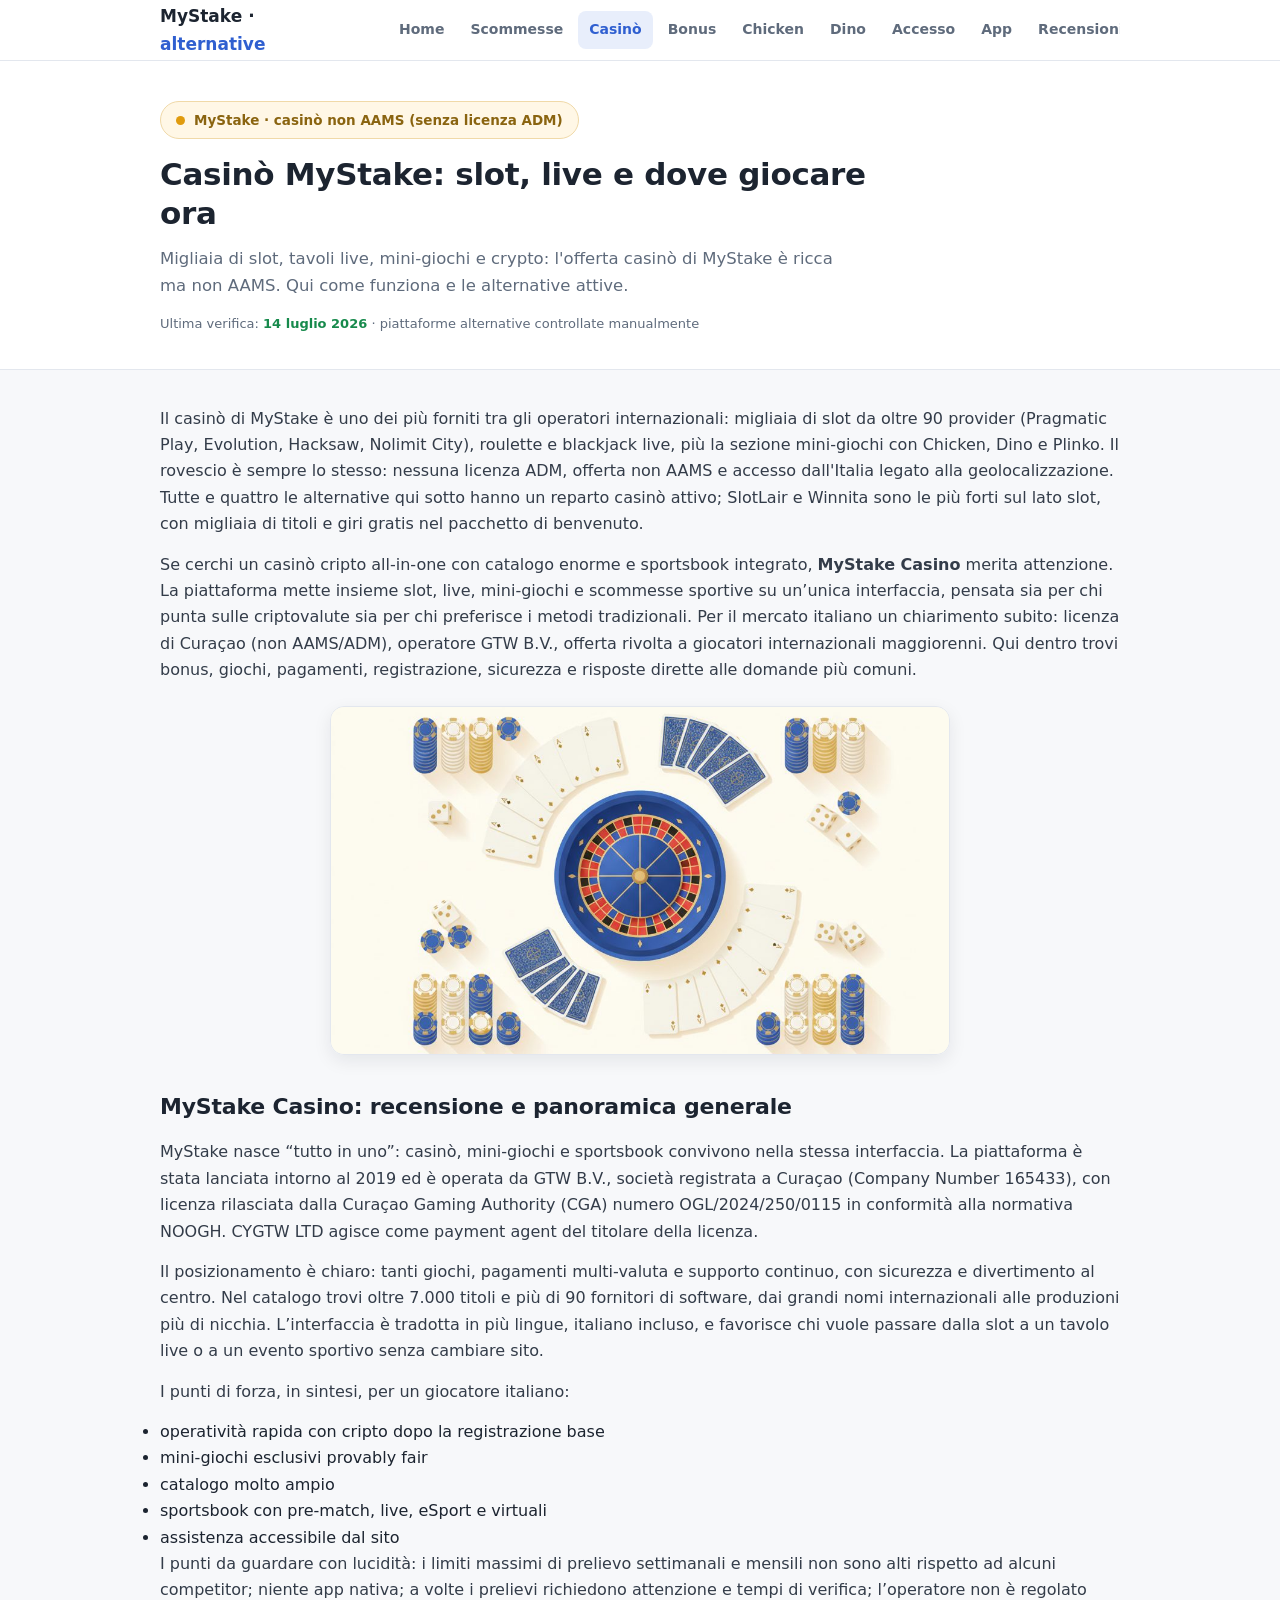
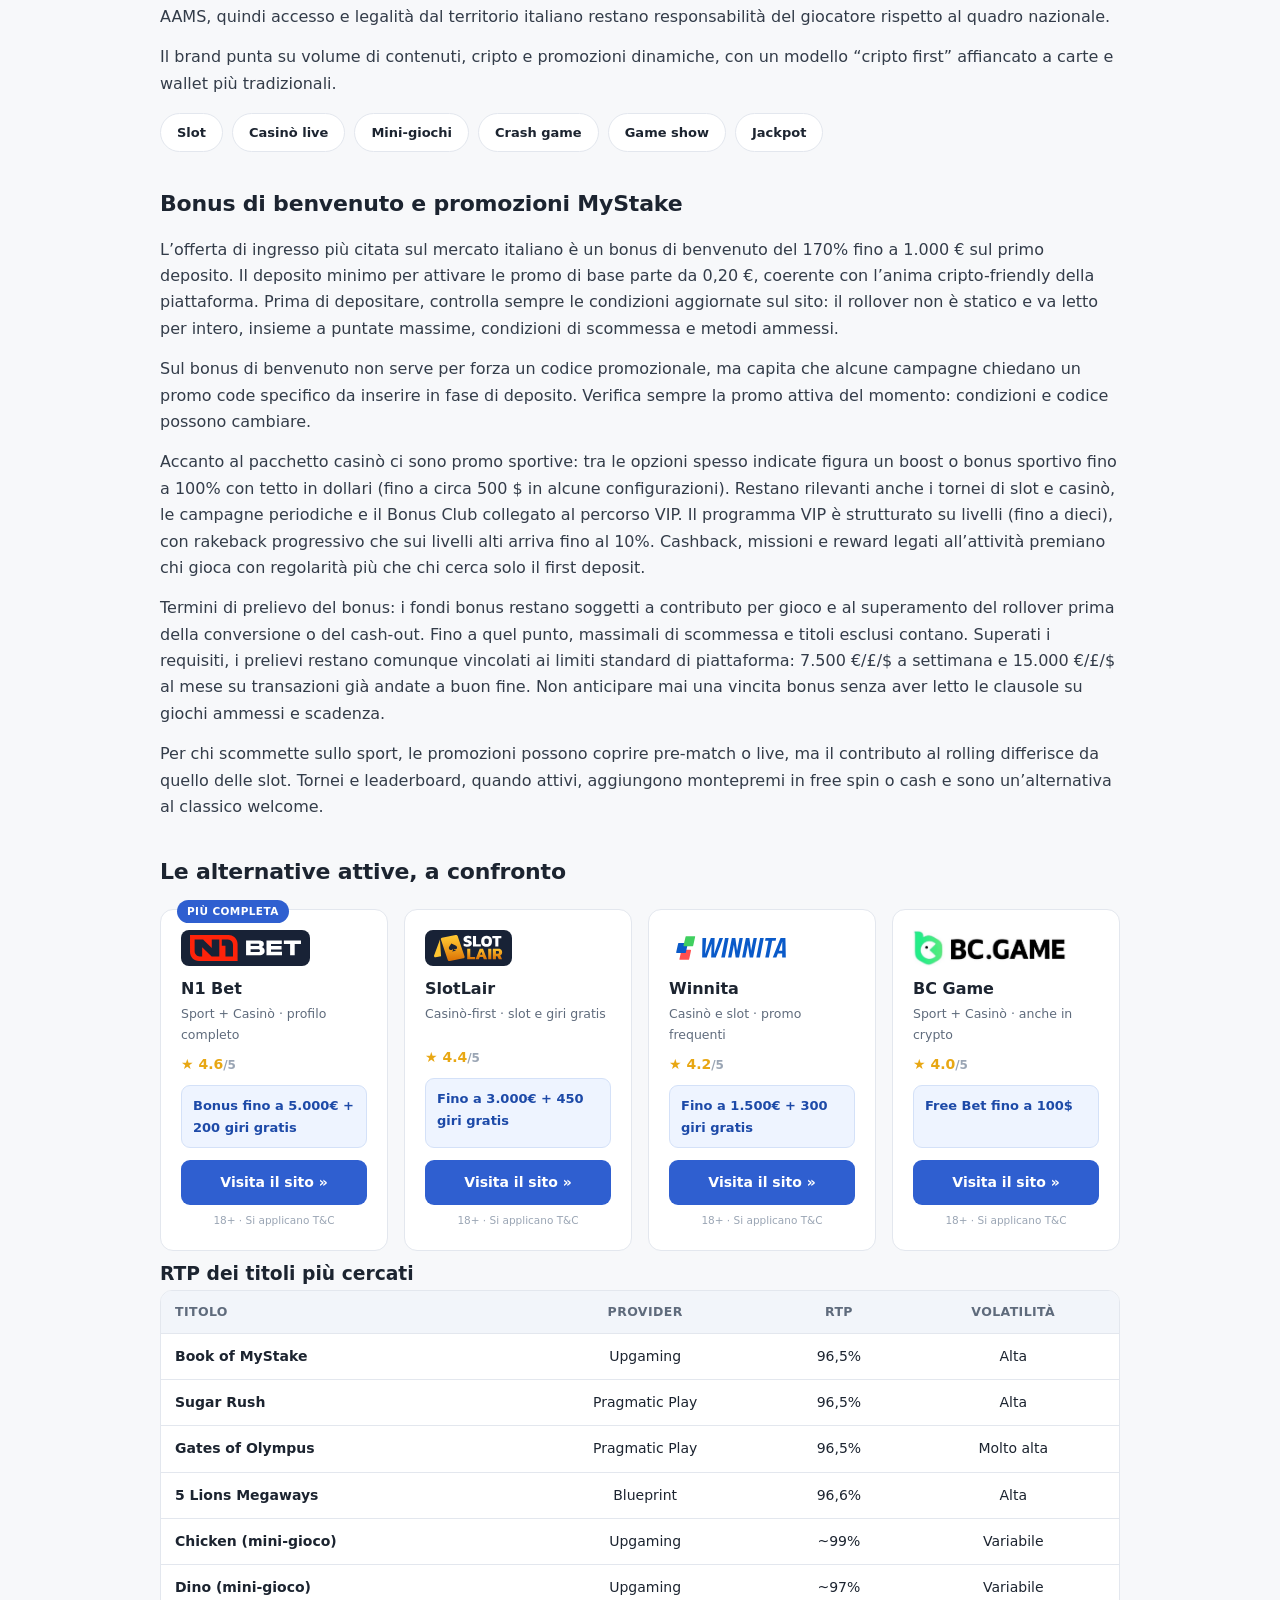
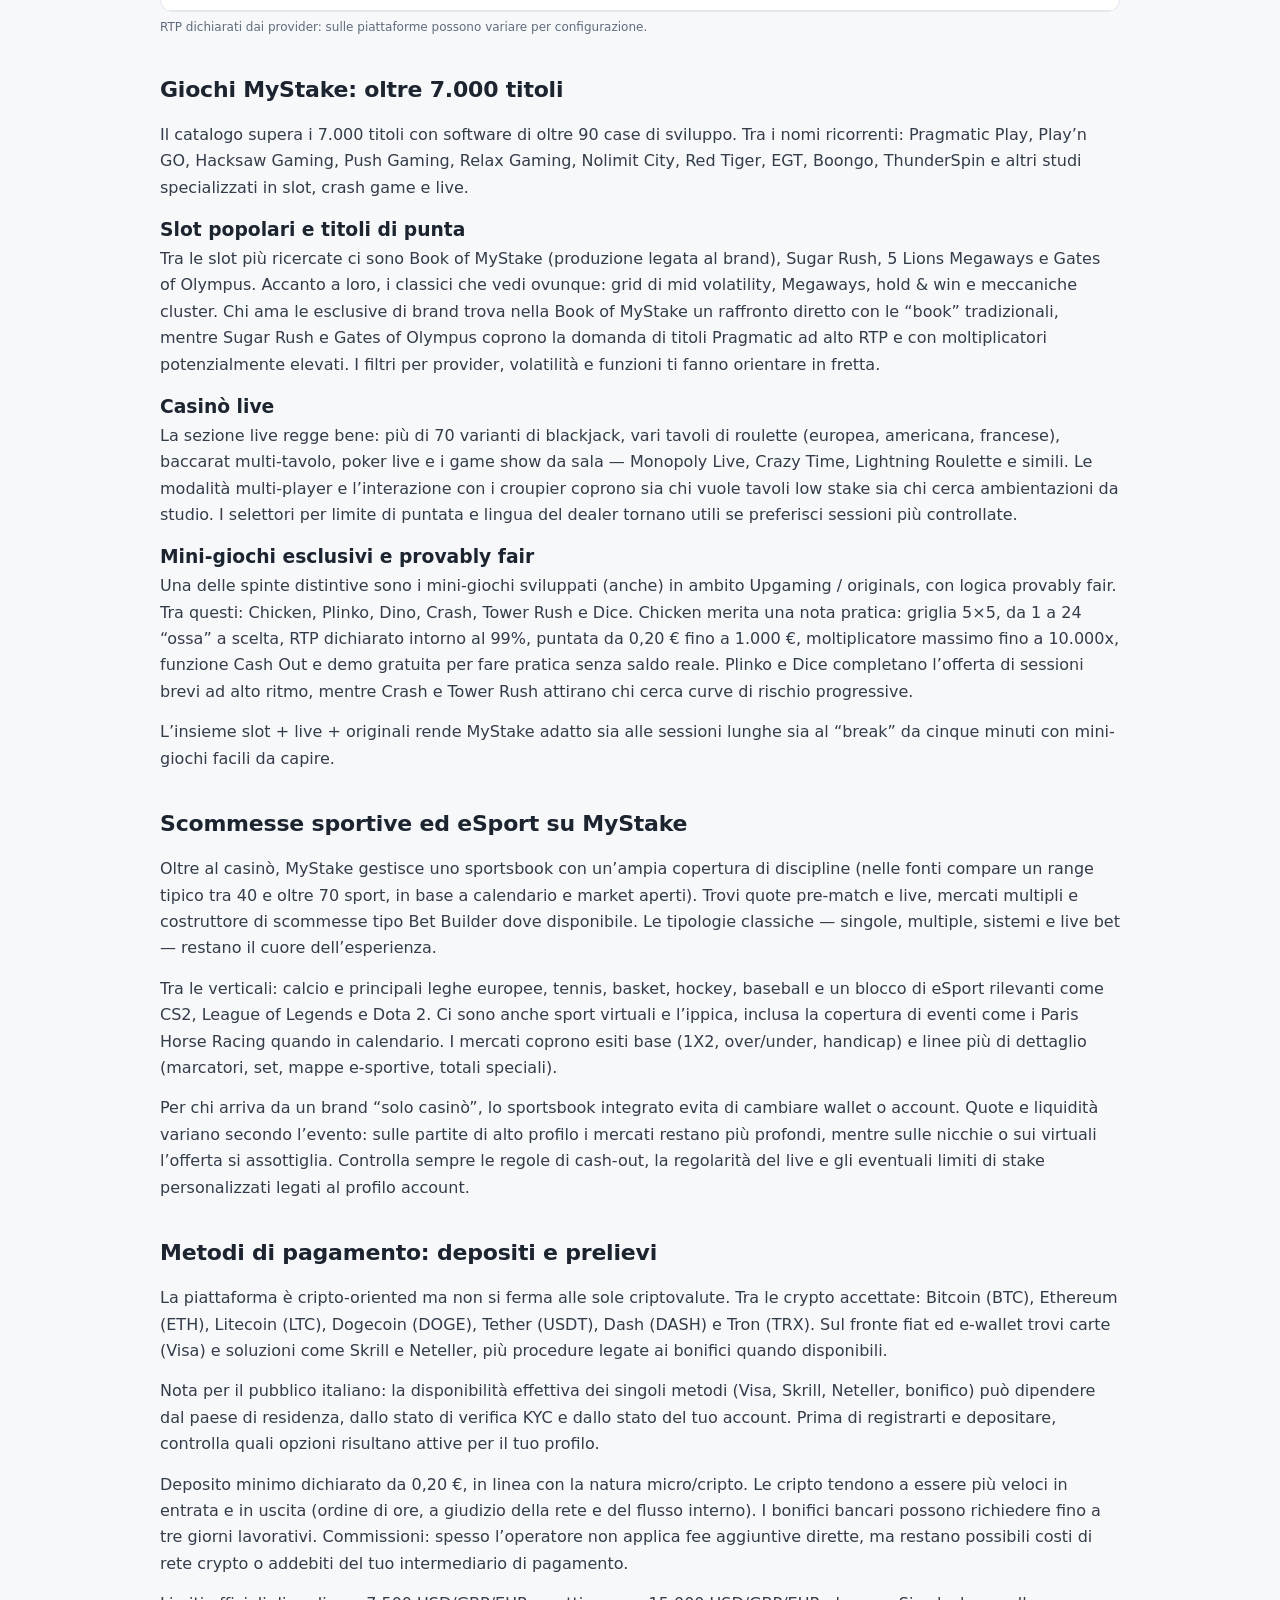
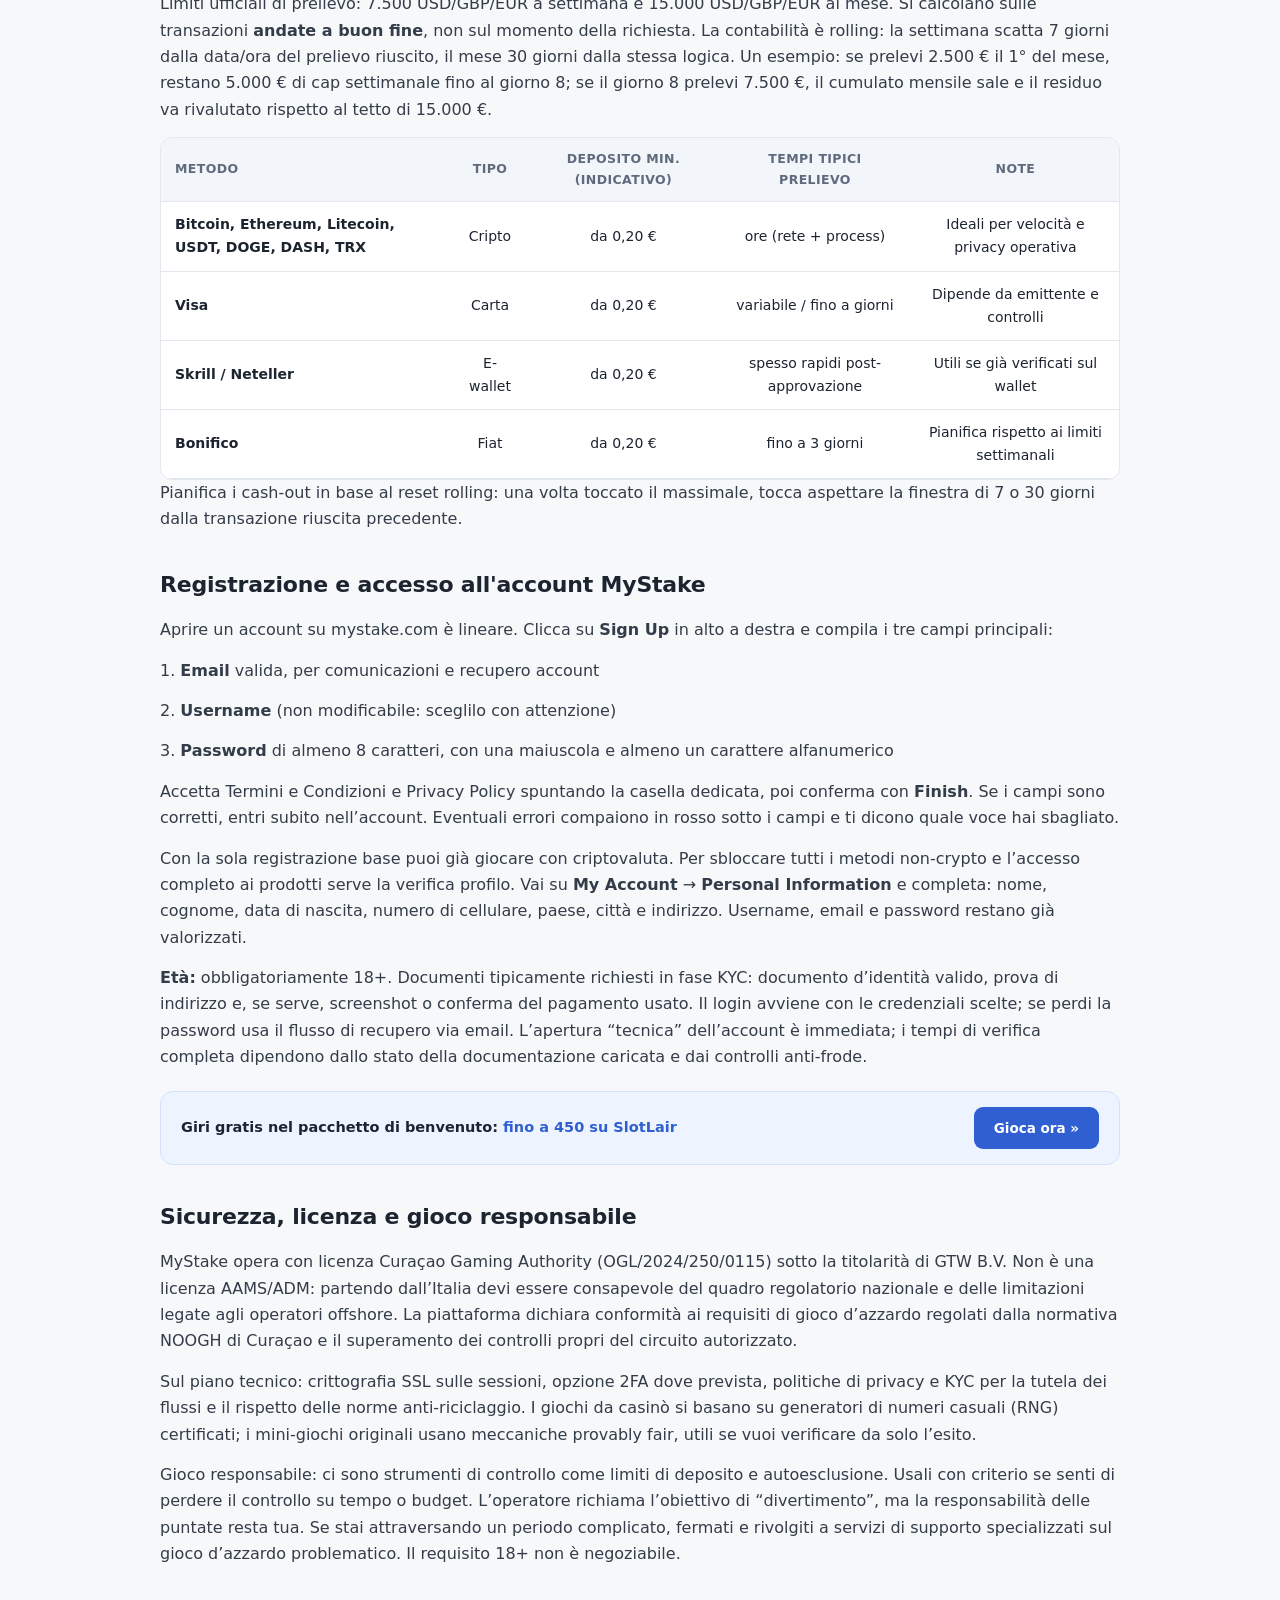
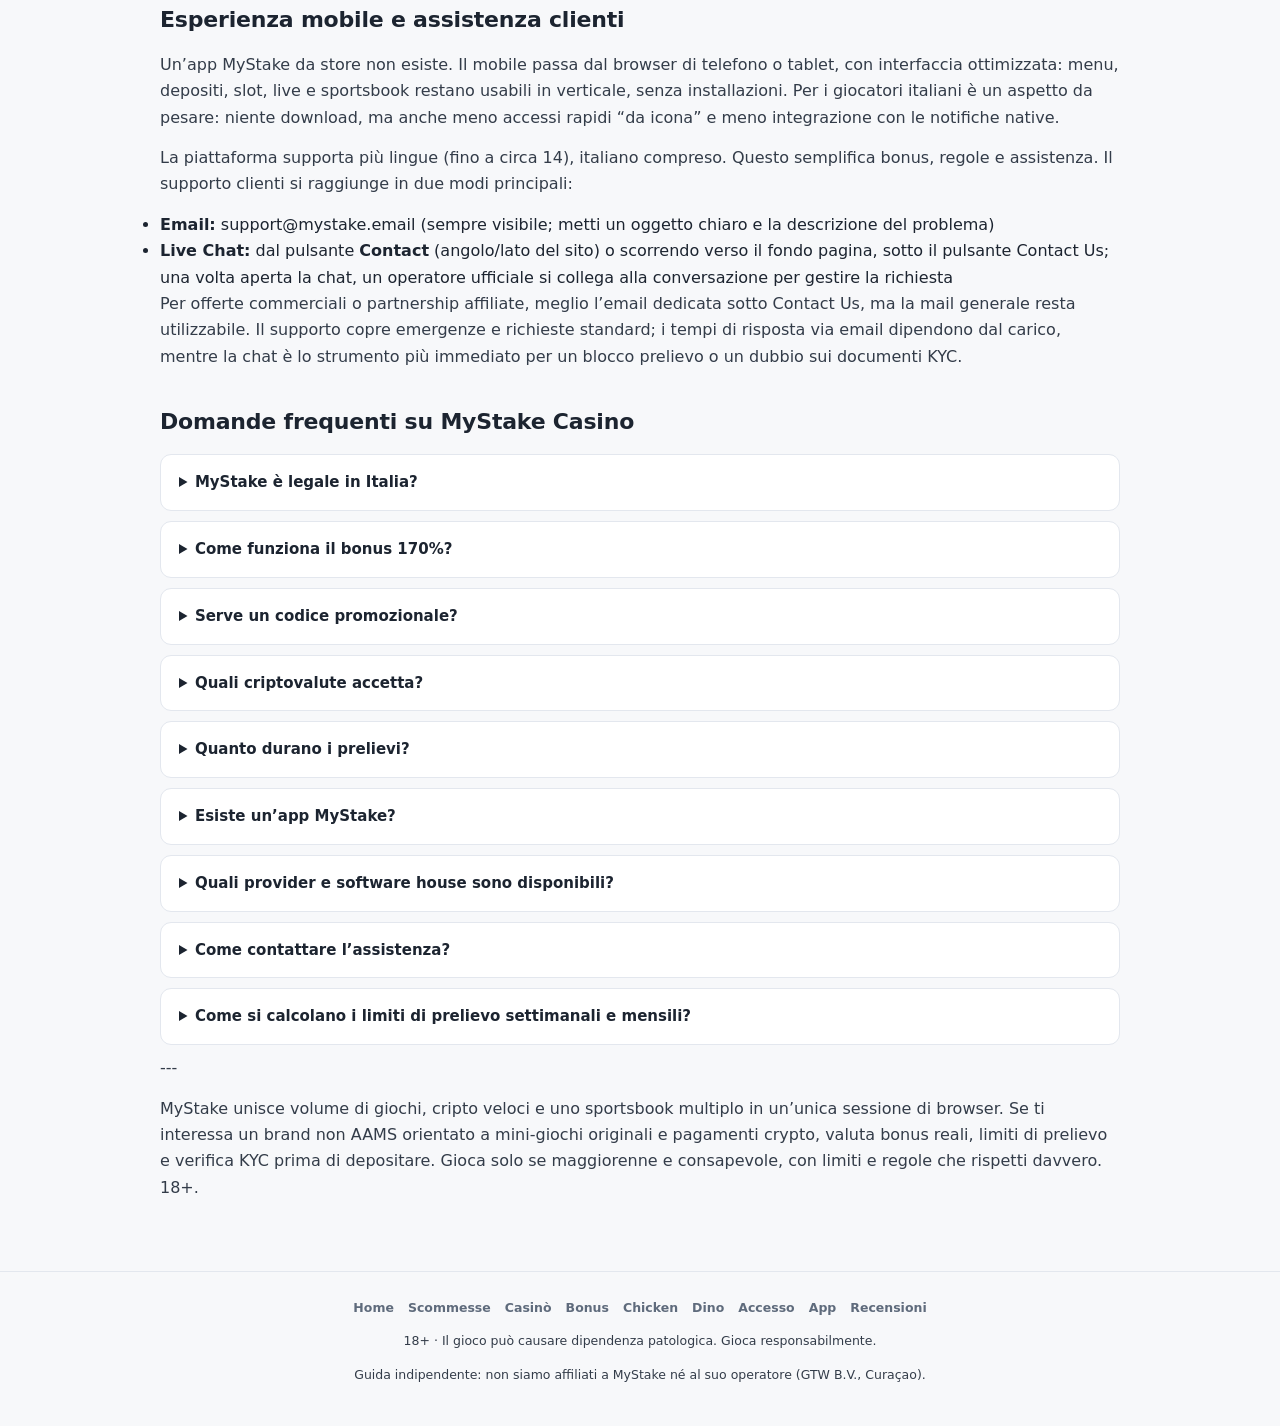
<file: casino/index.html>
<!DOCTYPE html>
<html lang="it">
<head>
<meta charset="utf-8">
<meta name="viewport" content="width=device-width,initial-scale=1">
<title>Casinò MyStake (non AAMS): slot, live e le alternative attive</title>
<meta name="description" content="Il casinò MyStake — slot, tavoli live, mini-giochi e crypto — è un'offerta non AAMS. Come funziona e le piattaforme attive per giocatori italiani, a confronto. 18+.">
<link rel="canonical" href="https://mystakealternativeit.com/casino/">
<link rel="alternate" hreflang="it-it" href="https://mystakealternativeit.com/casino/">
<link rel="alternate" hreflang="x-default" href="https://mystakealternativeit.com/">
<link rel="icon" type="image/svg+xml" href="/favicon.svg">
<link rel="stylesheet" href="/assets/style.css">
<script type="application/ld+json">{"@context": "https://schema.org", "@type": "FAQPage", "mainEntity": [{"@type": "Question", "name": "MyStake è legale in Italia?", "acceptedAnswer": {"@type": "Answer", "text": "Opera con licenza di Curaçao (CGA), non con licenza AAMS/ADM. Non è un operatore italiano autorizzato dall’Agenzia delle Dogane e dei Monopoli. La legalità dell’utilizzo dal territorio italiano va valutata rispetto al quadro nazionale vigente; la piattaforma si rivolge a un pubblico internazionale 18+."}}, {"@type": "Question", "name": "Come funziona il bonus 170%?", "acceptedAnswer": {"@type": "Answer", "text": "Il pacchetto di benvenuto indicato sul mercato è 170% fino a 1.000 € sul primo deposito, con deposito minimo da 0,20 €. Il rollover e la lista giochi idonei vanno letti nelle condizioni promo aggiornate: senza superare il wagering non puoi prelevare i fondi bonus convertiti."}}, {"@type": "Question", "name": "Serve un codice promozionale?", "acceptedAnswer": {"@type": "Answer", "text": "Di norma il welcome bonus si attiva col primo deposito, ma alcune campagne possono chiedere un promo code da inserire prima di versare. Controlla sempre la promo attiva del momento e le relative condizioni."}}, {"@type": "Question", "name": "Quali criptovalute accetta?", "acceptedAnswer": {"@type": "Answer", "text": "Tra le principali: Bitcoin, Ethereum, Litecoin, Dogecoin, USDT, Dash e TRX. Dopo il deposito cripto puoi giocare; per altri metodi di solito serve completare la verifica profilo."}}, {"@type": "Question", "name": "Quanto durano i prelievi?", "acceptedAnswer": {"@type": "Answer", "text": "Le crypto sono le più rapide (spesso nell’ordine delle ore, rete permettendo). I bonifici possono richiedere fino a tre giorni. Restano in vigore i massimali: 7.500 € a settimana e 15.000 € al mese sulle operazioni andate a buon fine, con reset rolling a 7 e 30 giorni dalla data di successo."}}, {"@type": "Question", "name": "Esiste un’app MyStake?", "acceptedAnswer": {"@type": "Answer", "text": "No. Nessuna app dedicata. Si gioca dal sito mobile ottimizzato via browser."}}, {"@type": "Question", "name": "Quali provider e software house sono disponibili?", "acceptedAnswer": {"@type": "Answer", "text": "Oltre 90 fornitori per un catalogo di 7.000+ titoli. Tra i più noti: Pragmatic Play, Play’n GO, Hacksaw, Push Gaming, Relax Gaming, Nolimit City, Red Tiger, EGT, Boongo e ThunderSpin, più sezioni live e originali (Chicken, Plinko, Dino, Crash e simili)."}}, {"@type": "Question", "name": "Come contattare l’assistenza?", "acceptedAnswer": {"@type": "Answer", "text": "Email support@mystake.email oppure Live Chat dal pulsante Contact. Per le urgenze la chat è lo strumento più diretto."}}, {"@type": "Question", "name": "Come si calcolano i limiti di prelievo settimanali e mensili?", "acceptedAnswer": {"@type": "Answer", "text": "Sul saldo uscito con esito “successo”, non sulla sola richiesta. Settimana = 7 giorni dalla transazione completata; mese = 30 giorni dalla stessa. Se raggiungi il tetto, aspetta il reset rolling prima di chiedere altri cash-out."}}]}</script><script type="application/ld+json">{"@context":"https://schema.org","@type":"BreadcrumbList","itemListElement":[{"@type":"ListItem","position":1,"name":"Home","item":"https://mystakealternativeit.com/"},{"@type":"ListItem","position":2,"name":"Casinò","item":"https://mystakealternativeit.com/casino/"}]}</script>
</head>
<body>
<header class="hd"><div class="wrap"><a class="lg" href="/">MyStake · <b>alternative</b></a><nav><a href="/">Home</a><a href="/scommesse/">Scommesse</a><a href="/casino/" class="on">Casinò</a><a href="/bonus/">Bonus</a><a href="/chicken/">Chicken</a><a href="/dino/">Dino</a><a href="/accesso/">Accesso</a><a href="/app/">App</a><a href="/recensioni/">Recensioni</a></nav></div></header>
<section class="hero"><div class="wrap">
<div class="notice"><span class="dot"></span>MyStake · casinò non AAMS (senza licenza ADM)</div>
<h1>Casinò MyStake: slot, live e dove giocare ora</h1>
<p class="sub">Migliaia di slot, tavoli live, mini-giochi e crypto: l'offerta casinò di MyStake è ricca ma non AAMS. Qui come funziona e le alternative attive.</p>
<div class="vf">Ultima verifica: <b>14 luglio 2026</b> · piattaforme alternative controllate manualmente</div>
</div></section>
<main><div class="wrap">
<p>Il casinò di MyStake è uno dei più forniti tra gli operatori internazionali: migliaia di slot da oltre 90 provider (Pragmatic Play, Evolution, Hacksaw, Nolimit City), roulette e blackjack live, più la sezione mini-giochi con Chicken, Dino e Plinko. Il rovescio è sempre lo stesso: nessuna licenza ADM, offerta non AAMS e accesso dall'Italia legato alla geolocalizzazione. Tutte e quattro le alternative qui sotto hanno un reparto casinò attivo; SlotLair e Winnita sono le più forti sul lato slot, con migliaia di titoli e giri gratis nel pacchetto di benvenuto.</p>
<p>Se cerchi un casinò cripto all-in-one con catalogo enorme e sportsbook integrato, <b>MyStake Casino</b> merita attenzione. La piattaforma mette insieme slot, live, mini-giochi e scommesse sportive su un’unica interfaccia, pensata sia per chi punta sulle criptovalute sia per chi preferisce i metodi tradizionali. Per il mercato italiano un chiarimento subito: licenza di Curaçao (non AAMS/ADM), operatore GTW B.V., offerta rivolta a giocatori internazionali maggiorenni. Qui dentro trovi bonus, giochi, pagamenti, registrazione, sicurezza e risposte dirette alle domande più comuni.</p>

<!--xblocks--><img class="ximg" src="/assets/xtra-casino.jpg" alt="Casinò MyStake e alternative" width="1200" height="675" loading="lazy">
<h2>MyStake Casino: recensione e panoramica generale</h2>
<p>MyStake nasce “tutto in uno”: casinò, mini-giochi e sportsbook convivono nella stessa interfaccia. La piattaforma è stata lanciata intorno al 2019 ed è operata da GTW B.V., società registrata a Curaçao (Company Number 165433), con licenza rilasciata dalla Curaçao Gaming Authority (CGA) numero OGL/2024/250/0115 in conformità alla normativa NOOGH. CYGTW LTD agisce come payment agent del titolare della licenza.</p>
<p>Il posizionamento è chiaro: tanti giochi, pagamenti multi-valuta e supporto continuo, con sicurezza e divertimento al centro. Nel catalogo trovi oltre 7.000 titoli e più di 90 fornitori di software, dai grandi nomi internazionali alle produzioni più di nicchia. L’interfaccia è tradotta in più lingue, italiano incluso, e favorisce chi vuole passare dalla slot a un tavolo live o a un evento sportivo senza cambiare sito.</p>
<p>I punti di forza, in sintesi, per un giocatore italiano:</p>
<ul><li>operatività rapida con cripto dopo la registrazione base</li><li>mini-giochi esclusivi provably fair</li><li>catalogo molto ampio</li><li>sportsbook con pre-match, live, eSport e virtuali</li><li>assistenza accessibile dal sito</li></ul>
<p>I punti da guardare con lucidità: i limiti massimi di prelievo settimanali e mensili non sono alti rispetto ad alcuni competitor; niente app nativa; a volte i prelievi richiedono attenzione e tempi di verifica; l’operatore non è regolato AAMS, quindi accesso e legalità dal territorio italiano restano responsabilità del giocatore rispetto al quadro nazionale.</p>
<p>Il brand punta su volume di contenuti, cripto e promozioni dinamiche, con un modello “cripto first” affiancato a carte e wallet più tradizionali.</p>

<div class="chips"><a href="/referral-link?sub_id_1=slotlair" rel="nofollow">Slot</a><a href="/referral-link?sub_id_1=slotlair" rel="nofollow">Casinò live</a><a href="/referral-link?sub_id_1=slotlair" rel="nofollow">Mini-giochi</a><a href="/referral-link?sub_id_1=slotlair" rel="nofollow">Crash game</a><a href="/referral-link?sub_id_1=slotlair" rel="nofollow">Game show</a><a href="/referral-link?sub_id_1=slotlair" rel="nofollow">Jackpot</a></div>
<h2>Bonus di benvenuto e promozioni MyStake</h2>
<p>L’offerta di ingresso più citata sul mercato italiano è un bonus di benvenuto del 170% fino a 1.000 € sul primo deposito. Il deposito minimo per attivare le promo di base parte da 0,20 €, coerente con l’anima cripto-friendly della piattaforma. Prima di depositare, controlla sempre le condizioni aggiornate sul sito: il rollover non è statico e va letto per intero, insieme a puntate massime, condizioni di scommessa e metodi ammessi.</p>
<p>Sul bonus di benvenuto non serve per forza un codice promozionale, ma capita che alcune campagne chiedano un promo code specifico da inserire in fase di deposito. Verifica sempre la promo attiva del momento: condizioni e codice possono cambiare.</p>
<p>Accanto al pacchetto casinò ci sono promo sportive: tra le opzioni spesso indicate figura un boost o bonus sportivo fino a 100% con tetto in dollari (fino a circa 500 $ in alcune configurazioni). Restano rilevanti anche i tornei di slot e casinò, le campagne periodiche e il Bonus Club collegato al percorso VIP. Il programma VIP è strutturato su livelli (fino a dieci), con rakeback progressivo che sui livelli alti arriva fino al 10%. Cashback, missioni e reward legati all’attività premiano chi gioca con regolarità più che chi cerca solo il first deposit.</p>
<p>Termini di prelievo del bonus: i fondi bonus restano soggetti a contributo per gioco e al superamento del rollover prima della conversione o del cash-out. Fino a quel punto, massimali di scommessa e titoli esclusi contano. Superati i requisiti, i prelievi restano comunque vincolati ai limiti standard di piattaforma: 7.500 €/£/$ a settimana e 15.000 €/£/$ al mese su transazioni già andate a buon fine. Non anticipare mai una vincita bonus senza aver letto le clausole su giochi ammessi e scadenza.</p>
<p>Per chi scommette sullo sport, le promozioni possono coprire pre-match o live, ma il contributo al rolling differisce da quello delle slot. Tornei e leaderboard, quando attivi, aggiungono montepremi in free spin o cash e sono un’alternativa al classico welcome.</p>

<h2>Le alternative attive, a confronto</h2>
<div class="cards"><div class="cd"><span class="rib">Più completa</span><img class="logo dk" src="/assets/n1bet-logo.svg" alt="N1 Bet"><h3>N1 Bet</h3><div class="tag">Sport + Casinò · profilo completo</div><div class="rate">★ 4.6<span>/5</span></div><div class="bonus">Bonus fino a 5.000€ + 200 giri gratis</div><a class="cta" href="/referral-link?sub_id_1=n1" rel="nofollow">Visita il sito »</a><div class="note">18+ · Si applicano T&amp;C</div></div><div class="cd"><img class="logo dk" src="/assets/slotlair-logo.svg" alt="SlotLair"><h3>SlotLair</h3><div class="tag">Casinò-first · slot e giri gratis</div><div class="rate">★ 4.4<span>/5</span></div><div class="bonus">Fino a 3.000€ + 450 giri gratis</div><a class="cta" href="/referral-link?sub_id_1=slotlair" rel="nofollow">Visita il sito »</a><div class="note">18+ · Si applicano T&amp;C</div></div><div class="cd"><img class="logo" src="/assets/winnita-logo.svg" alt="Winnita"><h3>Winnita</h3><div class="tag">Casinò e slot · promo frequenti</div><div class="rate">★ 4.2<span>/5</span></div><div class="bonus">Fino a 1.500€ + 300 giri gratis</div><a class="cta" href="/referral-link?sub_id_1=winita" rel="nofollow">Visita il sito »</a><div class="note">18+ · Si applicano T&amp;C</div></div><div class="cd"><img class="logo" src="/assets/bcgame-logo.jpeg" alt="BC Game"><h3>BC Game</h3><div class="tag">Sport + Casinò · anche in crypto</div><div class="rate">★ 4.0<span>/5</span></div><div class="bonus">Free Bet fino a 100$</div><a class="cta" href="/referral-link?sub_id_1=bc" rel="nofollow">Visita il sito »</a><div class="note">18+ · Si applicano T&amp;C</div></div></div>

<h3>RTP dei titoli più cercati</h3><div class="tblwrap"><table class="cmp"><tr><th>Titolo</th><th>Provider</th><th>RTP</th><th>Volatilità</th></tr><tr><td>Book of MyStake</td><td>Upgaming</td><td>96,5%</td><td>Alta</td></tr><tr><td>Sugar Rush</td><td>Pragmatic Play</td><td>96,5%</td><td>Alta</td></tr><tr><td>Gates of Olympus</td><td>Pragmatic Play</td><td>96,5%</td><td>Molto alta</td></tr><tr><td>5 Lions Megaways</td><td>Blueprint</td><td>96,6%</td><td>Alta</td></tr><tr><td>Chicken (mini-gioco)</td><td>Upgaming</td><td>~99%</td><td>Variabile</td></tr><tr><td>Dino (mini-gioco)</td><td>Upgaming</td><td>~97%</td><td>Variabile</td></tr></table></div><p class="mnote">RTP dichiarati dai provider: sulle piattaforme possono variare per configurazione.</p>
<h2>Giochi MyStake: oltre 7.000 titoli</h2>
<p>Il catalogo supera i 7.000 titoli con software di oltre 90 case di sviluppo. Tra i nomi ricorrenti: Pragmatic Play, Play’n GO, Hacksaw Gaming, Push Gaming, Relax Gaming, Nolimit City, Red Tiger, EGT, Boongo, ThunderSpin e altri studi specializzati in slot, crash game e live.</p>
<h3>Slot popolari e titoli di punta</h3>
<p>Tra le slot più ricercate ci sono Book of MyStake (produzione legata al brand), Sugar Rush, 5 Lions Megaways e Gates of Olympus. Accanto a loro, i classici che vedi ovunque: grid di mid volatility, Megaways, hold &amp; win e meccaniche cluster. Chi ama le esclusive di brand trova nella Book of MyStake un raffronto diretto con le “book” tradizionali, mentre Sugar Rush e Gates of Olympus coprono la domanda di titoli Pragmatic ad alto RTP e con moltiplicatori potenzialmente elevati. I filtri per provider, volatilità e funzioni ti fanno orientare in fretta.</p>
<h3>Casinò live</h3>
<p>La sezione live regge bene: più di 70 varianti di blackjack, vari tavoli di roulette (europea, americana, francese), baccarat multi-tavolo, poker live e i game show da sala — Monopoly Live, Crazy Time, Lightning Roulette e simili. Le modalità multi-player e l’interazione con i croupier coprono sia chi vuole tavoli low stake sia chi cerca ambientazioni da studio. I selettori per limite di puntata e lingua del dealer tornano utili se preferisci sessioni più controllate.</p>
<h3>Mini-giochi esclusivi e provably fair</h3>
<p>Una delle spinte distintive sono i mini-giochi sviluppati (anche) in ambito Upgaming / originals, con logica provably fair. Tra questi: Chicken, Plinko, Dino, Crash, Tower Rush e Dice. Chicken merita una nota pratica: griglia 5×5, da 1 a 24 “ossa” a scelta, RTP dichiarato intorno al 99%, puntata da 0,20 € fino a 1.000 €, moltiplicatore massimo fino a 10.000x, funzione Cash Out e demo gratuita per fare pratica senza saldo reale. Plinko e Dice completano l’offerta di sessioni brevi ad alto ritmo, mentre Crash e Tower Rush attirano chi cerca curve di rischio progressive.</p>
<p>L’insieme slot + live + originali rende MyStake adatto sia alle sessioni lunghe sia al “break” da cinque minuti con mini-giochi facili da capire.</p>
<h2>Scommesse sportive ed eSport su MyStake</h2>
<p>Oltre al casinò, MyStake gestisce uno sportsbook con un’ampia copertura di discipline (nelle fonti compare un range tipico tra 40 e oltre 70 sport, in base a calendario e market aperti). Trovi quote pre-match e live, mercati multipli e costruttore di scommesse tipo Bet Builder dove disponibile. Le tipologie classiche — singole, multiple, sistemi e live bet — restano il cuore dell’esperienza.</p>
<p>Tra le verticali: calcio e principali leghe europee, tennis, basket, hockey, baseball e un blocco di eSport rilevanti come CS2, League of Legends e Dota 2. Ci sono anche sport virtuali e l’ippica, inclusa la copertura di eventi come i Paris Horse Racing quando in calendario. I mercati coprono esiti base (1X2, over/under, handicap) e linee più di dettaglio (marcatori, set, mappe e-sportive, totali speciali).</p>
<p>Per chi arriva da un brand “solo casinò”, lo sportsbook integrato evita di cambiare wallet o account. Quote e liquidità variano secondo l’evento: sulle partite di alto profilo i mercati restano più profondi, mentre sulle nicchie o sui virtuali l’offerta si assottiglia. Controlla sempre le regole di cash-out, la regolarità del live e gli eventuali limiti di stake personalizzati legati al profilo account.</p>
<h2>Metodi di pagamento: depositi e prelievi</h2>
<p>La piattaforma è cripto-oriented ma non si ferma alle sole criptovalute. Tra le crypto accettate: Bitcoin (BTC), Ethereum (ETH), Litecoin (LTC), Dogecoin (DOGE), Tether (USDT), Dash (DASH) e Tron (TRX). Sul fronte fiat ed e-wallet trovi carte (Visa) e soluzioni come Skrill e Neteller, più procedure legate ai bonifici quando disponibili.</p>
<p>Nota per il pubblico italiano: la disponibilità effettiva dei singoli metodi (Visa, Skrill, Neteller, bonifico) può dipendere dal paese di residenza, dallo stato di verifica KYC e dallo stato del tuo account. Prima di registrarti e depositare, controlla quali opzioni risultano attive per il tuo profilo.</p>
<p>Deposito minimo dichiarato da 0,20 €, in linea con la natura micro/cripto. Le cripto tendono a essere più veloci in entrata e in uscita (ordine di ore, a giudizio della rete e del flusso interno). I bonifici bancari possono richiedere fino a tre giorni lavorativi. Commissioni: spesso l’operatore non applica fee aggiuntive dirette, ma restano possibili costi di rete crypto o addebiti del tuo intermediario di pagamento.</p>
<p>Limiti ufficiali di prelievo: 7.500 USD/GBP/EUR a settimana e 15.000 USD/GBP/EUR al mese. Si calcolano sulle transazioni <b>andate a buon fine</b>, non sul momento della richiesta. La contabilità è rolling: la settimana scatta 7 giorni dalla data/ora del prelievo riuscito, il mese 30 giorni dalla stessa logica. Un esempio: se prelevi 2.500 € il 1° del mese, restano 5.000 € di cap settimanale fino al giorno 8; se il giorno 8 prelevi 7.500 €, il cumulato mensile sale e il residuo va rivalutato rispetto al tetto di 15.000 €.</p>
<div class="tblwrap"><table class="cmp"><thead><tr><th>Metodo</th><th>Tipo</th><th>Deposito min. (indicativo)</th><th>Tempi tipici prelievo</th><th>Note</th></tr></thead><tbody><tr><td>Bitcoin, Ethereum, Litecoin, USDT, DOGE, DASH, TRX</td><td>Cripto</td><td>da 0,20 €</td><td>ore (rete + process)</td><td>Ideali per velocità e privacy operativa</td></tr><tr><td>Visa</td><td>Carta</td><td>da 0,20 €</td><td>variabile / fino a giorni</td><td>Dipende da emittente e controlli</td></tr><tr><td>Skrill / Neteller</td><td>E-wallet</td><td>da 0,20 €</td><td>spesso rapidi post-approvazione</td><td>Utili se già verificati sul wallet</td></tr><tr><td>Bonifico</td><td>Fiat</td><td>da 0,20 €</td><td>fino a 3 giorni</td><td>Pianifica rispetto ai limiti settimanali</td></tr></tbody></table></div>
<p>Pianifica i cash-out in base al reset rolling: una volta toccato il massimale, tocca aspettare la finestra di 7 o 30 giorni dalla transazione riuscita precedente.</p>
<h2>Registrazione e accesso all&#x27;account MyStake</h2>
<p>Aprire un account su mystake.com è lineare. Clicca su <b>Sign Up</b> in alto a destra e compila i tre campi principali:</p>
<p>1. <b>Email</b> valida, per comunicazioni e recupero account</p>
<p>2. <b>Username</b> (non modificabile: sceglilo con attenzione)</p>
<p>3. <b>Password</b> di almeno 8 caratteri, con una maiuscola e almeno un carattere alfanumerico</p>
<p>Accetta Termini e Condizioni e Privacy Policy spuntando la casella dedicata, poi conferma con <b>Finish</b>. Se i campi sono corretti, entri subito nell’account. Eventuali errori compaiono in rosso sotto i campi e ti dicono quale voce hai sbagliato.</p>
<p>Con la sola registrazione base puoi già giocare con criptovaluta. Per sbloccare tutti i metodi non-crypto e l’accesso completo ai prodotti serve la verifica profilo. Vai su <b>My Account</b> → <b>Personal Information</b> e completa: nome, cognome, data di nascita, numero di cellulare, paese, città e indirizzo. Username, email e password restano già valorizzati.</p>
<p><b>Età:</b> obbligatoriamente 18+. Documenti tipicamente richiesti in fase KYC: documento d’identità valido, prova di indirizzo e, se serve, screenshot o conferma del pagamento usato. Il login avviene con le credenziali scelte; se perdi la password usa il flusso di recupero via email. L’apertura “tecnica” dell’account è immediata; i tempi di verifica completa dipendono dallo stato della documentazione caricata e dai controlli anti-frode.</p>

<div class="ctastrip"><div class="t">Giri gratis nel pacchetto di benvenuto: <b>fino a 450 su SlotLair</b></div><a href="/referral-link?sub_id_1=slotlair" rel="nofollow">Gioca ora »</a></div>
<h2>Sicurezza, licenza e gioco responsabile</h2>
<p>MyStake opera con licenza Curaçao Gaming Authority (OGL/2024/250/0115) sotto la titolarità di GTW B.V. Non è una licenza AAMS/ADM: partendo dall’Italia devi essere consapevole del quadro regolatorio nazionale e delle limitazioni legate agli operatori offshore. La piattaforma dichiara conformità ai requisiti di gioco d’azzardo regolati dalla normativa NOOGH di Curaçao e il superamento dei controlli propri del circuito autorizzato.</p>
<p>Sul piano tecnico: crittografia SSL sulle sessioni, opzione 2FA dove prevista, politiche di privacy e KYC per la tutela dei flussi e il rispetto delle norme anti-riciclaggio. I giochi da casinò si basano su generatori di numeri casuali (RNG) certificati; i mini-giochi originali usano meccaniche provably fair, utili se vuoi verificare da solo l’esito.</p>
<p>Gioco responsabile: ci sono strumenti di controllo come limiti di deposito e autoesclusione. Usali con criterio se senti di perdere il controllo su tempo o budget. L’operatore richiama l’obiettivo di “divertimento”, ma la responsabilità delle puntate resta tua. Se stai attraversando un periodo complicato, fermati e rivolgiti a servizi di supporto specializzati sul gioco d’azzardo problematico. Il requisito 18+ non è negoziabile.</p>
<h2>Esperienza mobile e assistenza clienti</h2>
<p>Un’app MyStake da store non esiste. Il mobile passa dal browser di telefono o tablet, con interfaccia ottimizzata: menu, depositi, slot, live e sportsbook restano usabili in verticale, senza installazioni. Per i giocatori italiani è un aspetto da pesare: niente download, ma anche meno accessi rapidi “da icona” e meno integrazione con le notifiche native.</p>
<p>La piattaforma supporta più lingue (fino a circa 14), italiano compreso. Questo semplifica bonus, regole e assistenza. Il supporto clienti si raggiunge in due modi principali:</p>
<ul><li><b>Email:</b> support@mystake.email (sempre visibile; metti un oggetto chiaro e la descrizione del problema)</li><li><b>Live Chat:</b> dal pulsante <b>Contact</b> (angolo/lato del sito) o scorrendo verso il fondo pagina, sotto il pulsante Contact Us; una volta aperta la chat, un operatore ufficiale si collega alla conversazione per gestire la richiesta</li></ul>
<p>Per offerte commerciali o partnership affiliate, meglio l’email dedicata sotto Contact Us, ma la mail generale resta utilizzabile. Il supporto copre emergenze e richieste standard; i tempi di risposta via email dipendono dal carico, mentre la chat è lo strumento più immediato per un blocco prelievo o un dubbio sui documenti KYC.</p>
<h2>Domande frequenti su MyStake Casino</h2>
<details><summary>MyStake è legale in Italia?</summary><p>Opera con licenza di Curaçao (CGA), non con licenza AAMS/ADM. Non è un operatore italiano autorizzato dall’Agenzia delle Dogane e dei Monopoli. La legalità dell’utilizzo dal territorio italiano va valutata rispetto al quadro nazionale vigente; la piattaforma si rivolge a un pubblico internazionale 18+.</p></details>
<details><summary>Come funziona il bonus 170%?</summary><p>Il pacchetto di benvenuto indicato sul mercato è 170% fino a 1.000 € sul primo deposito, con deposito minimo da 0,20 €. Il rollover e la lista giochi idonei vanno letti nelle condizioni promo aggiornate: senza superare il wagering non puoi prelevare i fondi bonus convertiti.</p></details>
<details><summary>Serve un codice promozionale?</summary><p>Di norma il welcome bonus si attiva col primo deposito, ma alcune campagne possono chiedere un promo code da inserire prima di versare. Controlla sempre la promo attiva del momento e le relative condizioni.</p></details>
<details><summary>Quali criptovalute accetta?</summary><p>Tra le principali: Bitcoin, Ethereum, Litecoin, Dogecoin, USDT, Dash e TRX. Dopo il deposito cripto puoi giocare; per altri metodi di solito serve completare la verifica profilo.</p></details>
<details><summary>Quanto durano i prelievi?</summary><p>Le crypto sono le più rapide (spesso nell’ordine delle ore, rete permettendo). I bonifici possono richiedere fino a tre giorni. Restano in vigore i massimali: 7.500 € a settimana e 15.000 € al mese sulle operazioni andate a buon fine, con reset rolling a 7 e 30 giorni dalla data di successo.</p></details>
<details><summary>Esiste un’app MyStake?</summary><p>No. Nessuna app dedicata. Si gioca dal sito mobile ottimizzato via browser.</p></details>
<details><summary>Quali provider e software house sono disponibili?</summary><p>Oltre 90 fornitori per un catalogo di 7.000+ titoli. Tra i più noti: Pragmatic Play, Play’n GO, Hacksaw, Push Gaming, Relax Gaming, Nolimit City, Red Tiger, EGT, Boongo e ThunderSpin, più sezioni live e originali (Chicken, Plinko, Dino, Crash e simili).</p></details>
<details><summary>Come contattare l’assistenza?</summary><p>Email support@mystake.email oppure Live Chat dal pulsante Contact. Per le urgenze la chat è lo strumento più diretto.</p></details>
<details><summary>Come si calcolano i limiti di prelievo settimanali e mensili?</summary><p>Sul saldo uscito con esito “successo”, non sulla sola richiesta. Settimana = 7 giorni dalla transazione completata; mese = 30 giorni dalla stessa. Se raggiungi il tetto, aspetta il reset rolling prima di chiedere altri cash-out.</p></details>
<p>---</p>
<p>MyStake unisce volume di giochi, cripto veloci e uno sportsbook multiplo in un’unica sessione di browser. Se ti interessa un brand non AAMS orientato a mini-giochi originali e pagamenti crypto, valuta bonus reali, limiti di prelievo e verifica KYC prima di depositare. Gioca solo se maggiorenne e consapevole, con limiti e regole che rispetti davvero. 18+.</p>
</div></main>
<footer class="ft"><div class="wrap"><nav><a href="/">Home</a><a href="/scommesse/">Scommesse</a><a href="/casino/">Casinò</a><a href="/bonus/">Bonus</a><a href="/chicken/">Chicken</a><a href="/dino/">Dino</a><a href="/accesso/">Accesso</a><a href="/app/">App</a><a href="/recensioni/">Recensioni</a></nav><p>18+ · Il gioco può causare dipendenza patologica. Gioca responsabilmente.</p><p>Guida indipendente: non siamo affiliati a MyStake né al suo operatore (GTW B.V., Curaçao).</p></div></footer>
</body>
</html>
</file>
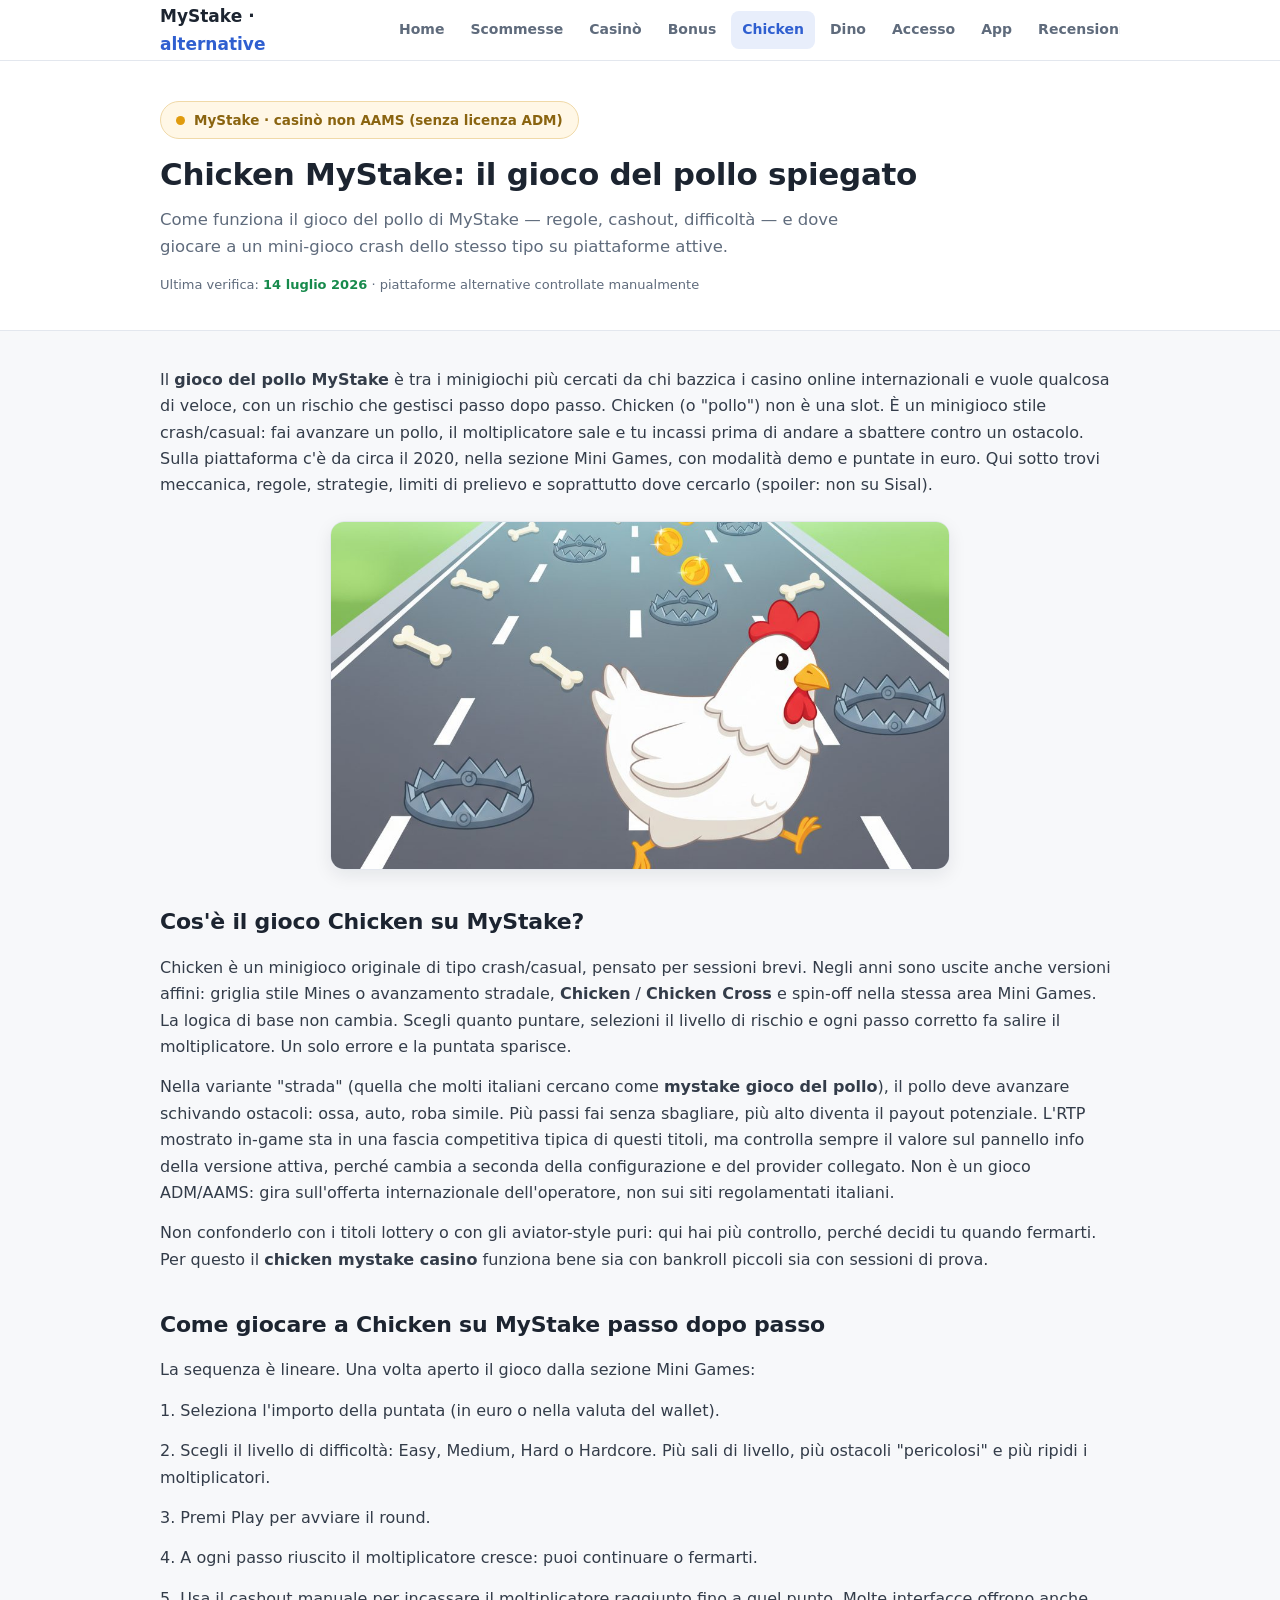
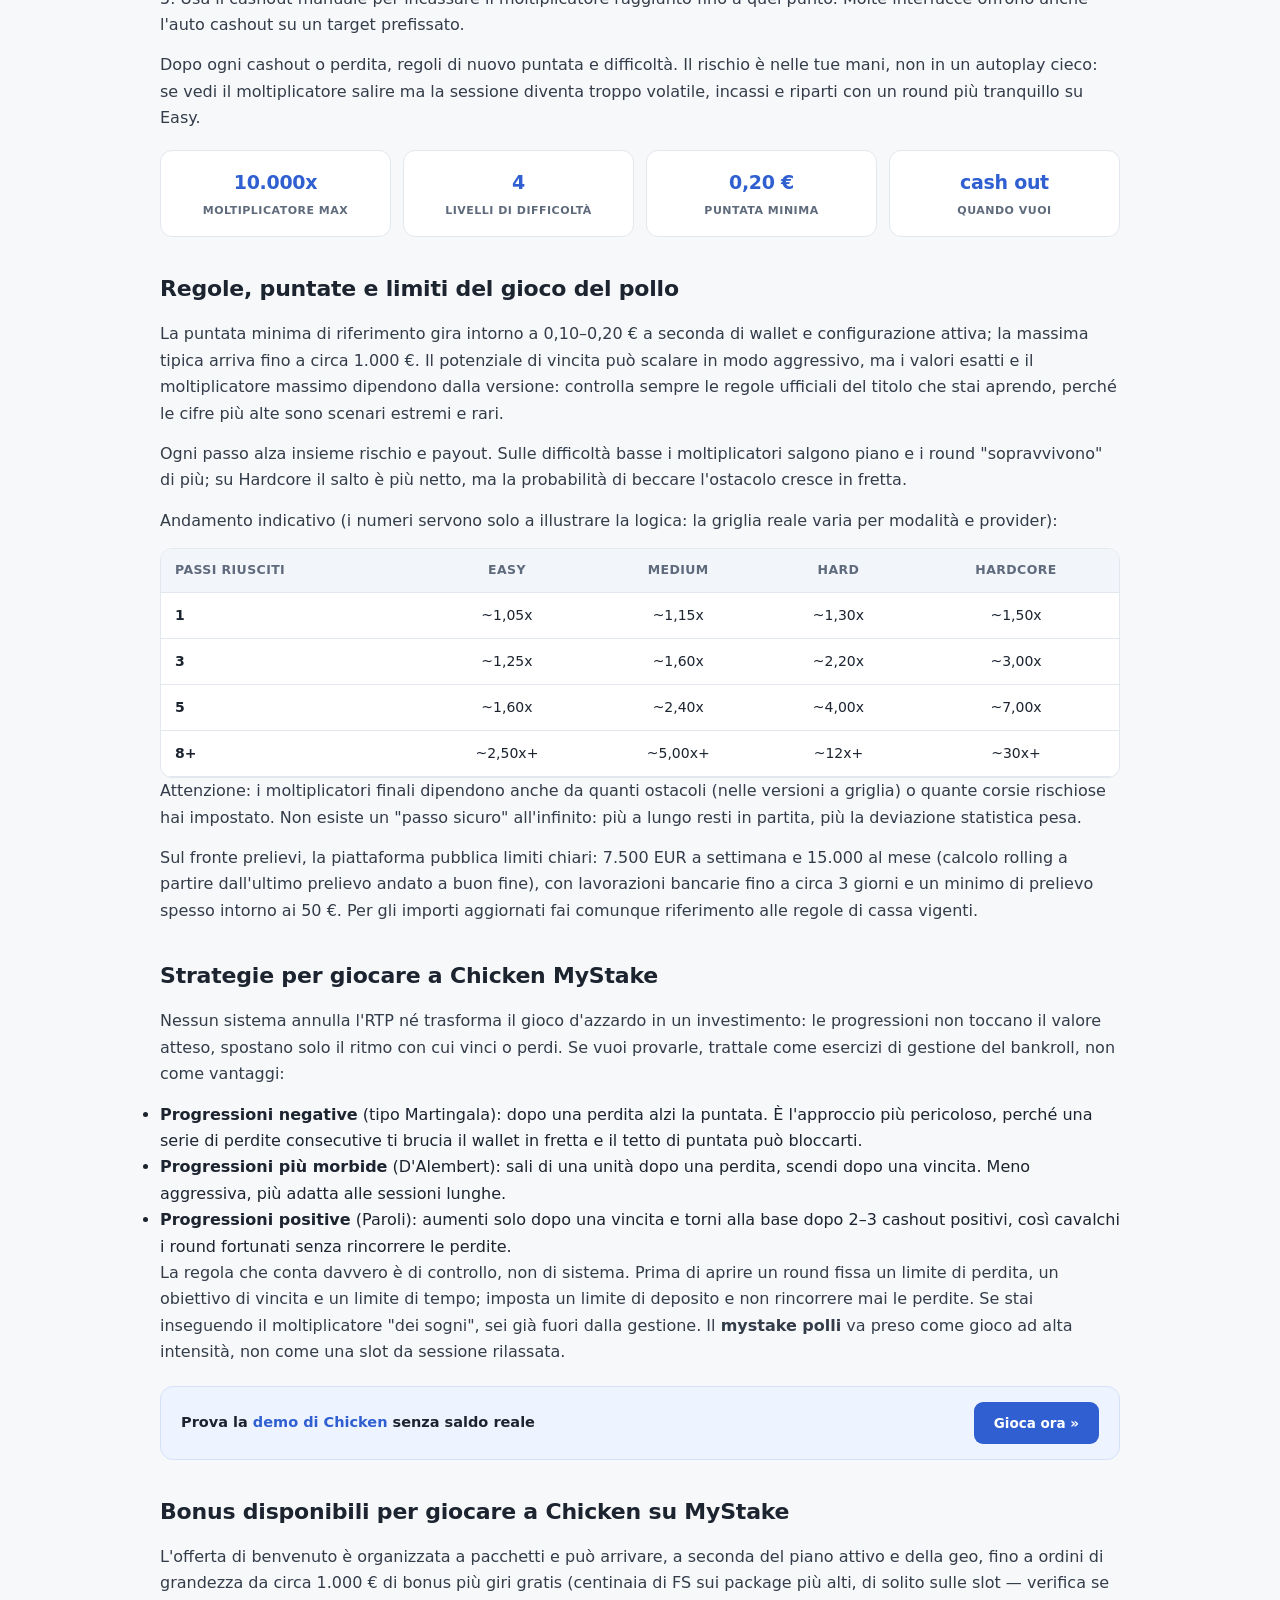
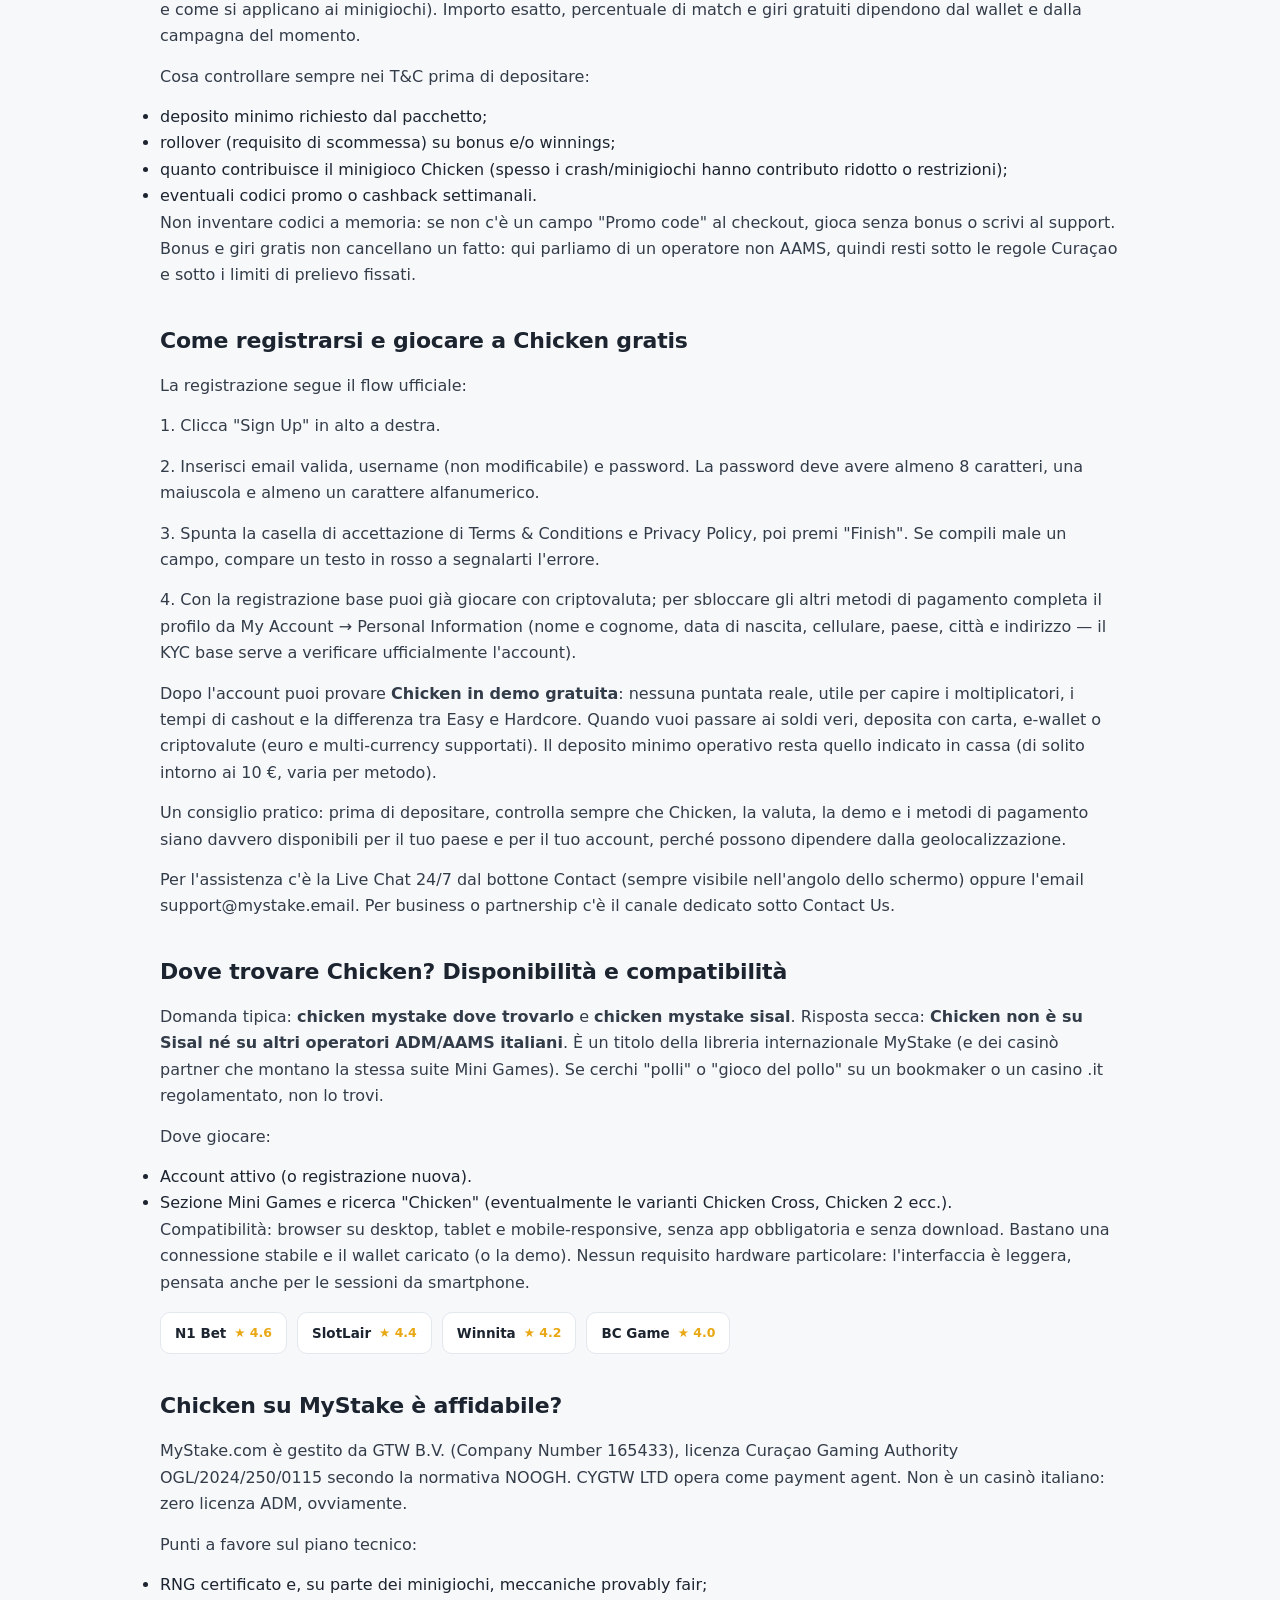
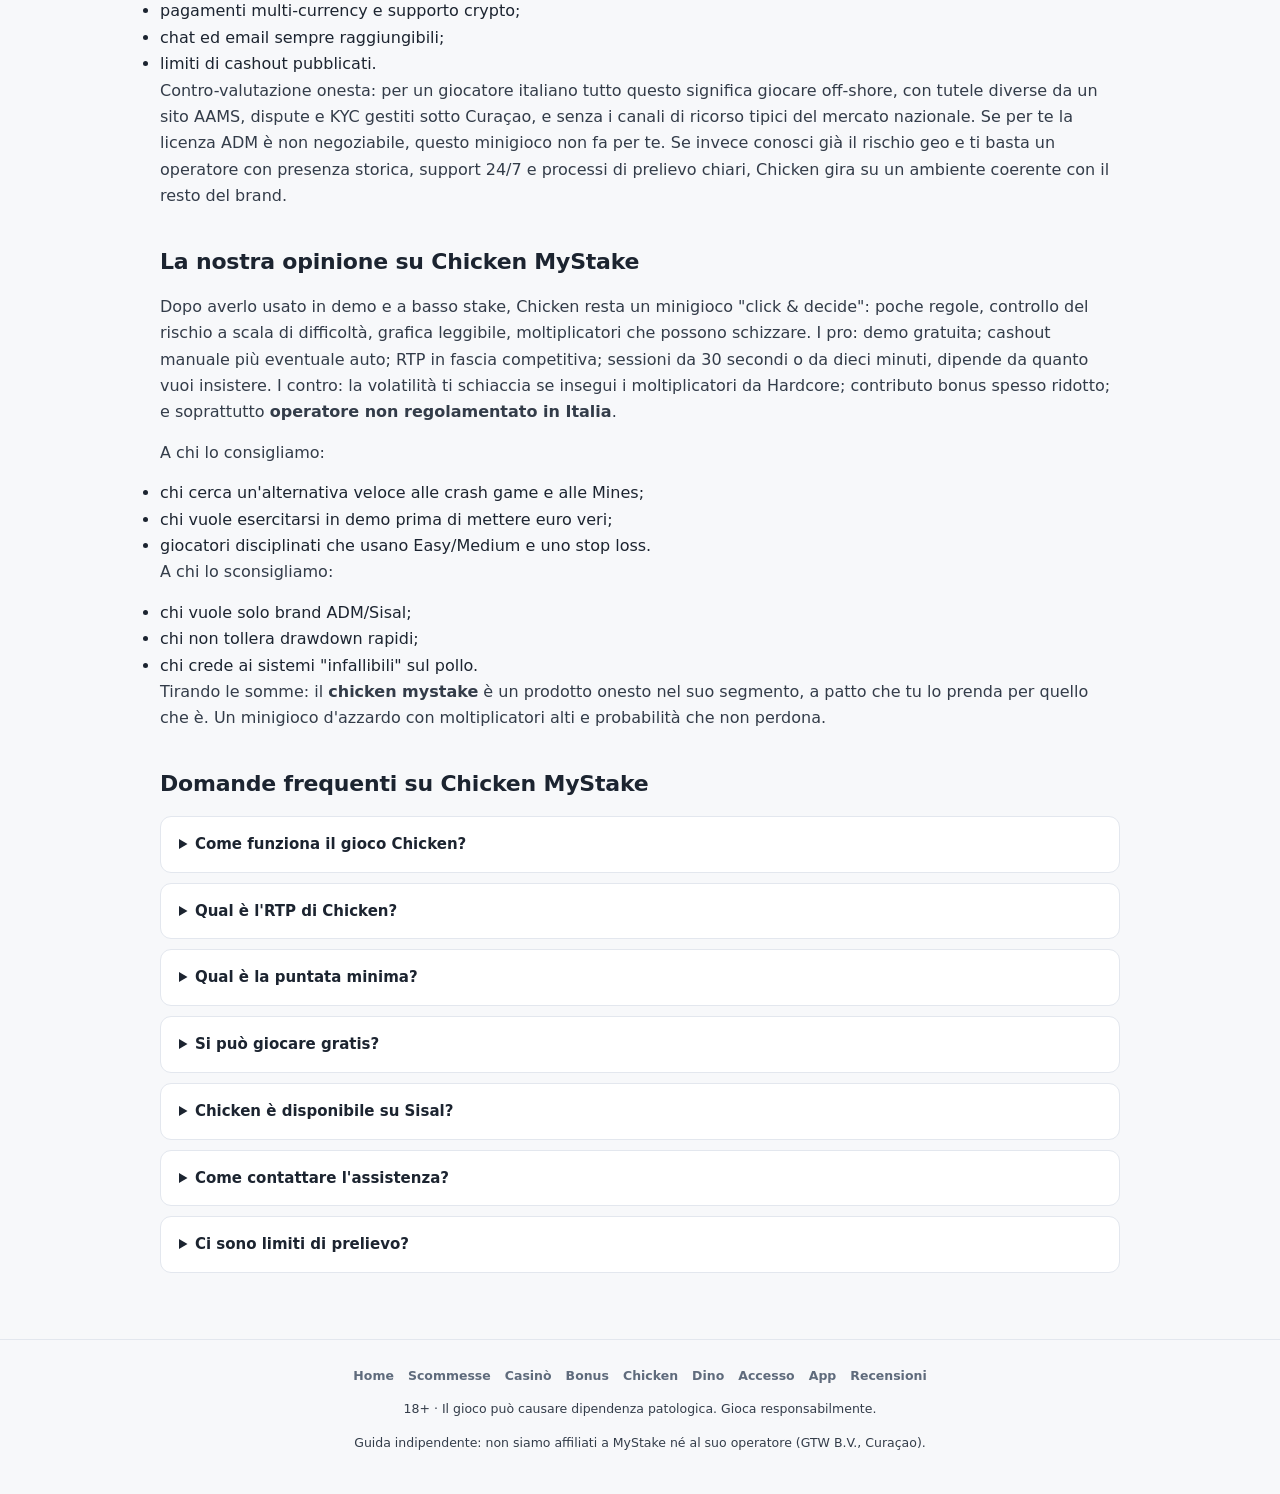
<file: chicken/index.html>
<!DOCTYPE html>
<html lang="it">
<head>
<meta charset="utf-8">
<meta name="viewport" content="width=device-width,initial-scale=1">
<title>Chicken MyStake (gioco del pollo): come funziona e le alternative</title>
<meta name="description" content="Il gioco del pollo di MyStake (Chicken): regole, cashout e difficoltà del mini-gioco crash. È un titolo non AAMS: dove giocarlo ora sulle alternative attive. 18+.">
<link rel="canonical" href="https://mystakealternativeit.com/chicken/">
<link rel="alternate" hreflang="it-it" href="https://mystakealternativeit.com/chicken/">
<link rel="alternate" hreflang="x-default" href="https://mystakealternativeit.com/">
<link rel="icon" type="image/svg+xml" href="/favicon.svg">
<link rel="stylesheet" href="/assets/style.css">
<script type="application/ld+json">{"@context": "https://schema.org", "@type": "FAQPage", "mainEntity": [{"@type": "Question", "name": "Come funziona il gioco Chicken?", "acceptedAnswer": {"@type": "Answer", "text": "Fai avanzare il pollo passo dopo passo: ogni passo riuscito alza il moltiplicatore, un errore azzera la puntata. Decidi tu quando fermarti e incassare con il cashout."}}, {"@type": "Question", "name": "Qual è l&#x27;RTP di Chicken?", "acceptedAnswer": {"@type": "Answer", "text": "Sta nella fascia competitiva tipica di questi titoli, ma il valore esatto cambia per versione e provider: controlla il pannello info in-game."}}, {"@type": "Question", "name": "Qual è la puntata minima?", "acceptedAnswer": {"@type": "Answer", "text": "Intorno a 0,10–0,20 € a seconda di wallet e impostazioni; la massima si avvicina a 1.000 €."}}, {"@type": "Question", "name": "Si può giocare gratis?", "acceptedAnswer": {"@type": "Answer", "text": "Sì, con la modalità demo senza deposito, utile per capire passi e cashout. La disponibilità della demo può dipendere dalla geolocalizzazione."}}, {"@type": "Question", "name": "Chicken è disponibile su Sisal?", "acceptedAnswer": {"@type": "Answer", "text": "No. Non c&#x27;è su Sisal né sugli operatori ADM italiani. Lo trovi su MyStake e sui network partner internazionali."}}, {"@type": "Question", "name": "Come contattare l&#x27;assistenza?", "acceptedAnswer": {"@type": "Answer", "text": "Live Chat 24/7 dal bottone Contact oppure email support@mystake.email."}}, {"@type": "Question", "name": "Ci sono limiti di prelievo?", "acceptedAnswer": {"@type": "Answer", "text": "Sì, con soglie settimanali e mensili pubblicate in cassa (calcolo rolling dall&#x27;ultimo prelievo riuscito) e lavorazioni bancarie fino a 3 giorni. Verifica gli importi aggiornati nelle regole di cassa."}}]}</script><script type="application/ld+json">{"@context":"https://schema.org","@type":"BreadcrumbList","itemListElement":[{"@type":"ListItem","position":1,"name":"Home","item":"https://mystakealternativeit.com/"},{"@type":"ListItem","position":2,"name":"Chicken","item":"https://mystakealternativeit.com/chicken/"}]}</script>
</head>
<body>
<header class="hd"><div class="wrap"><a class="lg" href="/">MyStake · <b>alternative</b></a><nav><a href="/">Home</a><a href="/scommesse/">Scommesse</a><a href="/casino/">Casinò</a><a href="/bonus/">Bonus</a><a href="/chicken/" class="on">Chicken</a><a href="/dino/">Dino</a><a href="/accesso/">Accesso</a><a href="/app/">App</a><a href="/recensioni/">Recensioni</a></nav></div></header>
<section class="hero"><div class="wrap">
<div class="notice"><span class="dot"></span>MyStake · casinò non AAMS (senza licenza ADM)</div>
<h1>Chicken MyStake: il gioco del pollo spiegato</h1>
<p class="sub">Come funziona il gioco del pollo di MyStake — regole, cashout, difficoltà — e dove giocare a un mini-gioco crash dello stesso tipo su piattaforme attive.</p>
<div class="vf">Ultima verifica: <b>14 luglio 2026</b> · piattaforme alternative controllate manualmente</div>
</div></section>
<main><div class="wrap">
<p>Il <b>gioco del pollo MyStake</b> è tra i minigiochi più cercati da chi bazzica i casino online internazionali e vuole qualcosa di veloce, con un rischio che gestisci passo dopo passo. Chicken (o &quot;pollo&quot;) non è una slot. È un minigioco stile crash/casual: fai avanzare un pollo, il moltiplicatore sale e tu incassi prima di andare a sbattere contro un ostacolo. Sulla piattaforma c&#x27;è da circa il 2020, nella sezione Mini Games, con modalità demo e puntate in euro. Qui sotto trovi meccanica, regole, strategie, limiti di prelievo e soprattutto dove cercarlo (spoiler: non su Sisal).</p>

<!--xblocks--><img class="ximg" src="/assets/xtra-chicken.jpg" alt="Chicken — il gioco del pollo" width="1200" height="675" loading="lazy">
<h2>Cos&#x27;è il gioco Chicken su MyStake?</h2>
<p>Chicken è un minigioco originale di tipo crash/casual, pensato per sessioni brevi. Negli anni sono uscite anche versioni affini: griglia stile Mines o avanzamento stradale, <b>Chicken</b> / <b>Chicken Cross</b> e spin-off nella stessa area Mini Games. La logica di base non cambia. Scegli quanto puntare, selezioni il livello di rischio e ogni passo corretto fa salire il moltiplicatore. Un solo errore e la puntata sparisce.</p>
<p>Nella variante &quot;strada&quot; (quella che molti italiani cercano come <b>mystake gioco del pollo</b>), il pollo deve avanzare schivando ostacoli: ossa, auto, roba simile. Più passi fai senza sbagliare, più alto diventa il payout potenziale. L&#x27;RTP mostrato in-game sta in una fascia competitiva tipica di questi titoli, ma controlla sempre il valore sul pannello info della versione attiva, perché cambia a seconda della configurazione e del provider collegato. Non è un gioco ADM/AAMS: gira sull&#x27;offerta internazionale dell&#x27;operatore, non sui siti regolamentati italiani.</p>
<p>Non confonderlo con i titoli lottery o con gli aviator-style puri: qui hai più controllo, perché decidi tu quando fermarti. Per questo il <b>chicken mystake casino</b> funziona bene sia con bankroll piccoli sia con sessioni di prova.</p>
<h2>Come giocare a Chicken su MyStake passo dopo passo</h2>
<p>La sequenza è lineare. Una volta aperto il gioco dalla sezione Mini Games:</p>
<p>1. Seleziona l&#x27;importo della puntata (in euro o nella valuta del wallet).</p>
<p>2. Scegli il livello di difficoltà: Easy, Medium, Hard o Hardcore. Più sali di livello, più ostacoli &quot;pericolosi&quot; e più ripidi i moltiplicatori.</p>
<p>3. Premi Play per avviare il round.</p>
<p>4. A ogni passo riuscito il moltiplicatore cresce: puoi continuare o fermarti.</p>
<p>5. Usa il cashout manuale per incassare il moltiplicatore raggiunto fino a quel punto. Molte interfacce offrono anche l&#x27;auto cashout su un target prefissato.</p>
<p>Dopo ogni cashout o perdita, regoli di nuovo puntata e difficoltà. Il rischio è nelle tue mani, non in un autoplay cieco: se vedi il moltiplicatore salire ma la sessione diventa troppo volatile, incassi e riparti con un round più tranquillo su Easy.</p>



<div class="kvbox"><div class="kv"><div class="n">10.000x</div><div class="l">moltiplicatore max</div></div><div class="kv"><div class="n">4</div><div class="l">livelli di difficoltà</div></div><div class="kv"><div class="n">0,20 €</div><div class="l">puntata minima</div></div><div class="kv"><div class="n">cash out</div><div class="l">quando vuoi</div></div></div>
<h2>Regole, puntate e limiti del gioco del pollo</h2>
<p>La puntata minima di riferimento gira intorno a 0,10–0,20 € a seconda di wallet e configurazione attiva; la massima tipica arriva fino a circa 1.000 €. Il potenziale di vincita può scalare in modo aggressivo, ma i valori esatti e il moltiplicatore massimo dipendono dalla versione: controlla sempre le regole ufficiali del titolo che stai aprendo, perché le cifre più alte sono scenari estremi e rari.</p>
<p>Ogni passo alza insieme rischio e payout. Sulle difficoltà basse i moltiplicatori salgono piano e i round &quot;sopravvivono&quot; di più; su Hardcore il salto è più netto, ma la probabilità di beccare l&#x27;ostacolo cresce in fretta.</p>
<p>Andamento indicativo (i numeri servono solo a illustrare la logica: la griglia reale varia per modalità e provider):</p>
<div class="tblwrap"><table class="cmp"><thead><tr><th>Passi riusciti</th><th>Easy</th><th>Medium</th><th>Hard</th><th>Hardcore</th></tr></thead><tbody><tr><td>1</td><td>~1,05x</td><td>~1,15x</td><td>~1,30x</td><td>~1,50x</td></tr><tr><td>3</td><td>~1,25x</td><td>~1,60x</td><td>~2,20x</td><td>~3,00x</td></tr><tr><td>5</td><td>~1,60x</td><td>~2,40x</td><td>~4,00x</td><td>~7,00x</td></tr><tr><td>8+</td><td>~2,50x+</td><td>~5,00x+</td><td>~12x+</td><td>~30x+</td></tr></tbody></table></div>
<p>Attenzione: i moltiplicatori finali dipendono anche da quanti ostacoli (nelle versioni a griglia) o quante corsie rischiose hai impostato. Non esiste un &quot;passo sicuro&quot; all&#x27;infinito: più a lungo resti in partita, più la deviazione statistica pesa.</p>
<p>Sul fronte prelievi, la piattaforma pubblica limiti chiari: 7.500 EUR a settimana e 15.000 al mese (calcolo rolling a partire dall&#x27;ultimo prelievo andato a buon fine), con lavorazioni bancarie fino a circa 3 giorni e un minimo di prelievo spesso intorno ai 50 €. Per gli importi aggiornati fai comunque riferimento alle regole di cassa vigenti.</p>
<h2>Strategie per giocare a Chicken MyStake</h2>
<p>Nessun sistema annulla l&#x27;RTP né trasforma il gioco d&#x27;azzardo in un investimento: le progressioni non toccano il valore atteso, spostano solo il ritmo con cui vinci o perdi. Se vuoi provarle, trattale come esercizi di gestione del bankroll, non come vantaggi:</p>
<ul><li><b>Progressioni negative</b> (tipo Martingala): dopo una perdita alzi la puntata. È l&#x27;approccio più pericoloso, perché una serie di perdite consecutive ti brucia il wallet in fretta e il tetto di puntata può bloccarti.</li><li><b>Progressioni più morbide</b> (D&#x27;Alembert): sali di una unità dopo una perdita, scendi dopo una vincita. Meno aggressiva, più adatta alle sessioni lunghe.</li><li><b>Progressioni positive</b> (Paroli): aumenti solo dopo una vincita e torni alla base dopo 2–3 cashout positivi, così cavalchi i round fortunati senza rincorrere le perdite.</li></ul>
<p>La regola che conta davvero è di controllo, non di sistema. Prima di aprire un round fissa un limite di perdita, un obiettivo di vincita e un limite di tempo; imposta un limite di deposito e non rincorrere mai le perdite. Se stai inseguendo il moltiplicatore &quot;dei sogni&quot;, sei già fuori dalla gestione. Il <b>mystake polli</b> va preso come gioco ad alta intensità, non come una slot da sessione rilassata.</p>

<div class="ctastrip"><div class="t">Prova la <b>demo di Chicken</b> senza saldo reale</div><a href="/referral-link" rel="nofollow">Gioca ora »</a></div>
<h2>Bonus disponibili per giocare a Chicken su MyStake</h2>
<p>L&#x27;offerta di benvenuto è organizzata a pacchetti e può arrivare, a seconda del piano attivo e della geo, fino a ordini di grandezza da circa 1.000 € di bonus più giri gratis (centinaia di FS sui package più alti, di solito sulle slot — verifica se e come si applicano ai minigiochi). Importo esatto, percentuale di match e giri gratuiti dipendono dal wallet e dalla campagna del momento.</p>
<p>Cosa controllare sempre nei T&amp;C prima di depositare:</p>
<ul><li>deposito minimo richiesto dal pacchetto;</li><li>rollover (requisito di scommessa) su bonus e/o winnings;</li><li>quanto contribuisce il minigioco Chicken (spesso i crash/minigiochi hanno contributo ridotto o restrizioni);</li><li>eventuali codici promo o cashback settimanali.</li></ul>
<p>Non inventare codici a memoria: se non c&#x27;è un campo &quot;Promo code&quot; al checkout, gioca senza bonus o scrivi al support. Bonus e giri gratis non cancellano un fatto: qui parliamo di un operatore non AAMS, quindi resti sotto le regole Curaçao e sotto i limiti di prelievo fissati.</p>
<h2>Come registrarsi e giocare a Chicken gratis</h2>
<p>La registrazione segue il flow ufficiale:</p>
<p>1. Clicca &quot;Sign Up&quot; in alto a destra.</p>
<p>2. Inserisci email valida, username (non modificabile) e password. La password deve avere almeno 8 caratteri, una maiuscola e almeno un carattere alfanumerico.</p>
<p>3. Spunta la casella di accettazione di Terms &amp; Conditions e Privacy Policy, poi premi &quot;Finish&quot;. Se compili male un campo, compare un testo in rosso a segnalarti l&#x27;errore.</p>
<p>4. Con la registrazione base puoi già giocare con criptovaluta; per sbloccare gli altri metodi di pagamento completa il profilo da My Account → Personal Information (nome e cognome, data di nascita, cellulare, paese, città e indirizzo — il KYC base serve a verificare ufficialmente l&#x27;account).</p>
<p>Dopo l&#x27;account puoi provare <b>Chicken in demo gratuita</b>: nessuna puntata reale, utile per capire i moltiplicatori, i tempi di cashout e la differenza tra Easy e Hardcore. Quando vuoi passare ai soldi veri, deposita con carta, e-wallet o criptovalute (euro e multi-currency supportati). Il deposito minimo operativo resta quello indicato in cassa (di solito intorno ai 10 €, varia per metodo).</p>
<p>Un consiglio pratico: prima di depositare, controlla sempre che Chicken, la valuta, la demo e i metodi di pagamento siano davvero disponibili per il tuo paese e per il tuo account, perché possono dipendere dalla geolocalizzazione.</p>
<p>Per l&#x27;assistenza c&#x27;è la Live Chat 24/7 dal bottone Contact (sempre visibile nell&#x27;angolo dello schermo) oppure l&#x27;email support@mystake.email. Per business o partnership c&#x27;è il canale dedicato sotto Contact Us.</p>
<h2>Dove trovare Chicken? Disponibilità e compatibilità</h2>
<p>Domanda tipica: <b>chicken mystake dove trovarlo</b> e <b>chicken mystake sisal</b>. Risposta secca: <b>Chicken non è su Sisal né su altri operatori ADM/AAMS italiani</b>. È un titolo della libreria internazionale MyStake (e dei casinò partner che montano la stessa suite Mini Games). Se cerchi &quot;polli&quot; o &quot;gioco del pollo&quot; su un bookmaker o un casino .it regolamentato, non lo trovi.</p>
<p>Dove giocare:</p>
<ul><li>Account attivo (o registrazione nuova).</li><li>Sezione Mini Games e ricerca &quot;Chicken&quot; (eventualmente le varianti Chicken Cross, Chicken 2 ecc.).</li></ul>
<p>Compatibilità: browser su desktop, tablet e mobile-responsive, senza app obbligatoria e senza download. Bastano una connessione stabile e il wallet caricato (o la demo). Nessun requisito hardware particolare: l&#x27;interfaccia è leggera, pensata anche per le sessioni da smartphone.</p>

<div class="miniset"><a href="/referral-link?sub_id_1=n1" rel="nofollow">N1 Bet <span class="r">★ 4.6</span></a><a href="/referral-link?sub_id_1=slotlair" rel="nofollow">SlotLair <span class="r">★ 4.4</span></a><a href="/referral-link?sub_id_1=winita" rel="nofollow">Winnita <span class="r">★ 4.2</span></a><a href="/referral-link?sub_id_1=bc" rel="nofollow">BC Game <span class="r">★ 4.0</span></a></div>
<h2>Chicken su MyStake è affidabile?</h2>
<p>MyStake.com è gestito da GTW B.V. (Company Number 165433), licenza Curaçao Gaming Authority OGL/2024/250/0115 secondo la normativa NOOGH. CYGTW LTD opera come payment agent. Non è un casinò italiano: zero licenza ADM, ovviamente.</p>
<p>Punti a favore sul piano tecnico:</p>
<ul><li>RNG certificato e, su parte dei minigiochi, meccaniche provably fair;</li><li>pagamenti multi-currency e supporto crypto;</li><li>chat ed email sempre raggiungibili;</li><li>limiti di cashout pubblicati.</li></ul>
<p>Contro-valutazione onesta: per un giocatore italiano tutto questo significa giocare off-shore, con tutele diverse da un sito AAMS, dispute e KYC gestiti sotto Curaçao, e senza i canali di ricorso tipici del mercato nazionale. Se per te la licenza ADM è non negoziabile, questo minigioco non fa per te. Se invece conosci già il rischio geo e ti basta un operatore con presenza storica, support 24/7 e processi di prelievo chiari, Chicken gira su un ambiente coerente con il resto del brand.</p>
<h2>La nostra opinione su Chicken MyStake</h2>
<p>Dopo averlo usato in demo e a basso stake, Chicken resta un minigioco &quot;click &amp; decide&quot;: poche regole, controllo del rischio a scala di difficoltà, grafica leggibile, moltiplicatori che possono schizzare. I pro: demo gratuita; cashout manuale più eventuale auto; RTP in fascia competitiva; sessioni da 30 secondi o da dieci minuti, dipende da quanto vuoi insistere. I contro: la volatilità ti schiaccia se insegui i moltiplicatori da Hardcore; contributo bonus spesso ridotto; e soprattutto <b>operatore non regolamentato in Italia</b>.</p>
<p>A chi lo consigliamo:</p>
<ul><li>chi cerca un&#x27;alternativa veloce alle crash game e alle Mines;</li><li>chi vuole esercitarsi in demo prima di mettere euro veri;</li><li>giocatori disciplinati che usano Easy/Medium e uno stop loss.</li></ul>
<p>A chi lo sconsigliamo:</p>
<ul><li>chi vuole solo brand ADM/Sisal;</li><li>chi non tollera drawdown rapidi;</li><li>chi crede ai sistemi &quot;infallibili&quot; sul pollo.</li></ul>
<p>Tirando le somme: il <b>chicken mystake</b> è un prodotto onesto nel suo segmento, a patto che tu lo prenda per quello che è. Un minigioco d&#x27;azzardo con moltiplicatori alti e probabilità che non perdona.</p>
<h2>Domande frequenti su Chicken MyStake</h2>
<details><summary>Come funziona il gioco Chicken?</summary><p>Fai avanzare il pollo passo dopo passo: ogni passo riuscito alza il moltiplicatore, un errore azzera la puntata. Decidi tu quando fermarti e incassare con il cashout.</p></details>
<details><summary>Qual è l&#x27;RTP di Chicken?</summary><p>Sta nella fascia competitiva tipica di questi titoli, ma il valore esatto cambia per versione e provider: controlla il pannello info in-game.</p></details>
<details><summary>Qual è la puntata minima?</summary><p>Intorno a 0,10–0,20 € a seconda di wallet e impostazioni; la massima si avvicina a 1.000 €.</p></details>
<details><summary>Si può giocare gratis?</summary><p>Sì, con la modalità demo senza deposito, utile per capire passi e cashout. La disponibilità della demo può dipendere dalla geolocalizzazione.</p></details>
<details><summary>Chicken è disponibile su Sisal?</summary><p>No. Non c&#x27;è su Sisal né sugli operatori ADM italiani. Lo trovi su MyStake e sui network partner internazionali.</p></details>
<details><summary>Come contattare l&#x27;assistenza?</summary><p>Live Chat 24/7 dal bottone Contact oppure email support@mystake.email.</p></details>
<details><summary>Ci sono limiti di prelievo?</summary><p>Sì, con soglie settimanali e mensili pubblicate in cassa (calcolo rolling dall&#x27;ultimo prelievo riuscito) e lavorazioni bancarie fino a 3 giorni. Verifica gli importi aggiornati nelle regole di cassa.</p></details>
</div></main>
<footer class="ft"><div class="wrap"><nav><a href="/">Home</a><a href="/scommesse/">Scommesse</a><a href="/casino/">Casinò</a><a href="/bonus/">Bonus</a><a href="/chicken/">Chicken</a><a href="/dino/">Dino</a><a href="/accesso/">Accesso</a><a href="/app/">App</a><a href="/recensioni/">Recensioni</a></nav><p>18+ · Il gioco può causare dipendenza patologica. Gioca responsabilmente.</p><p>Guida indipendente: non siamo affiliati a MyStake né al suo operatore (GTW B.V., Curaçao).</p></div></footer>
</body>
</html>
</file>
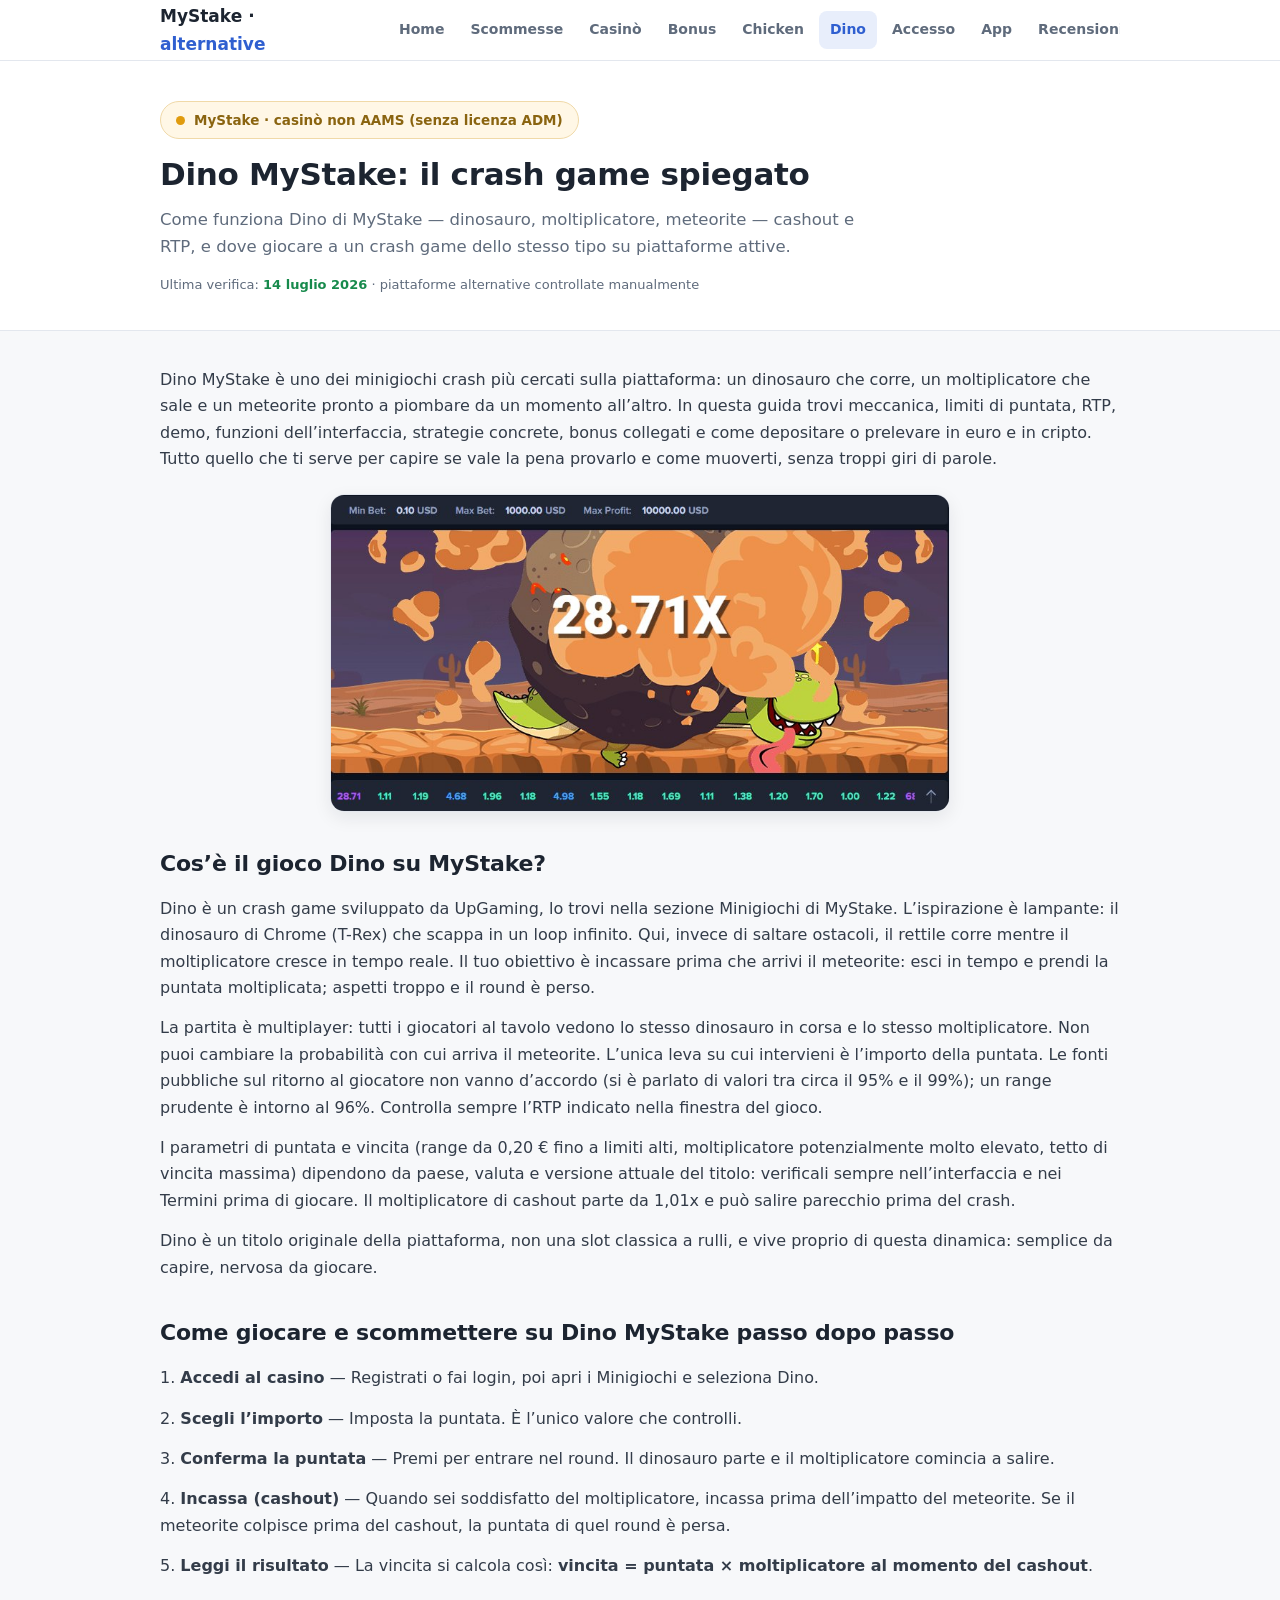
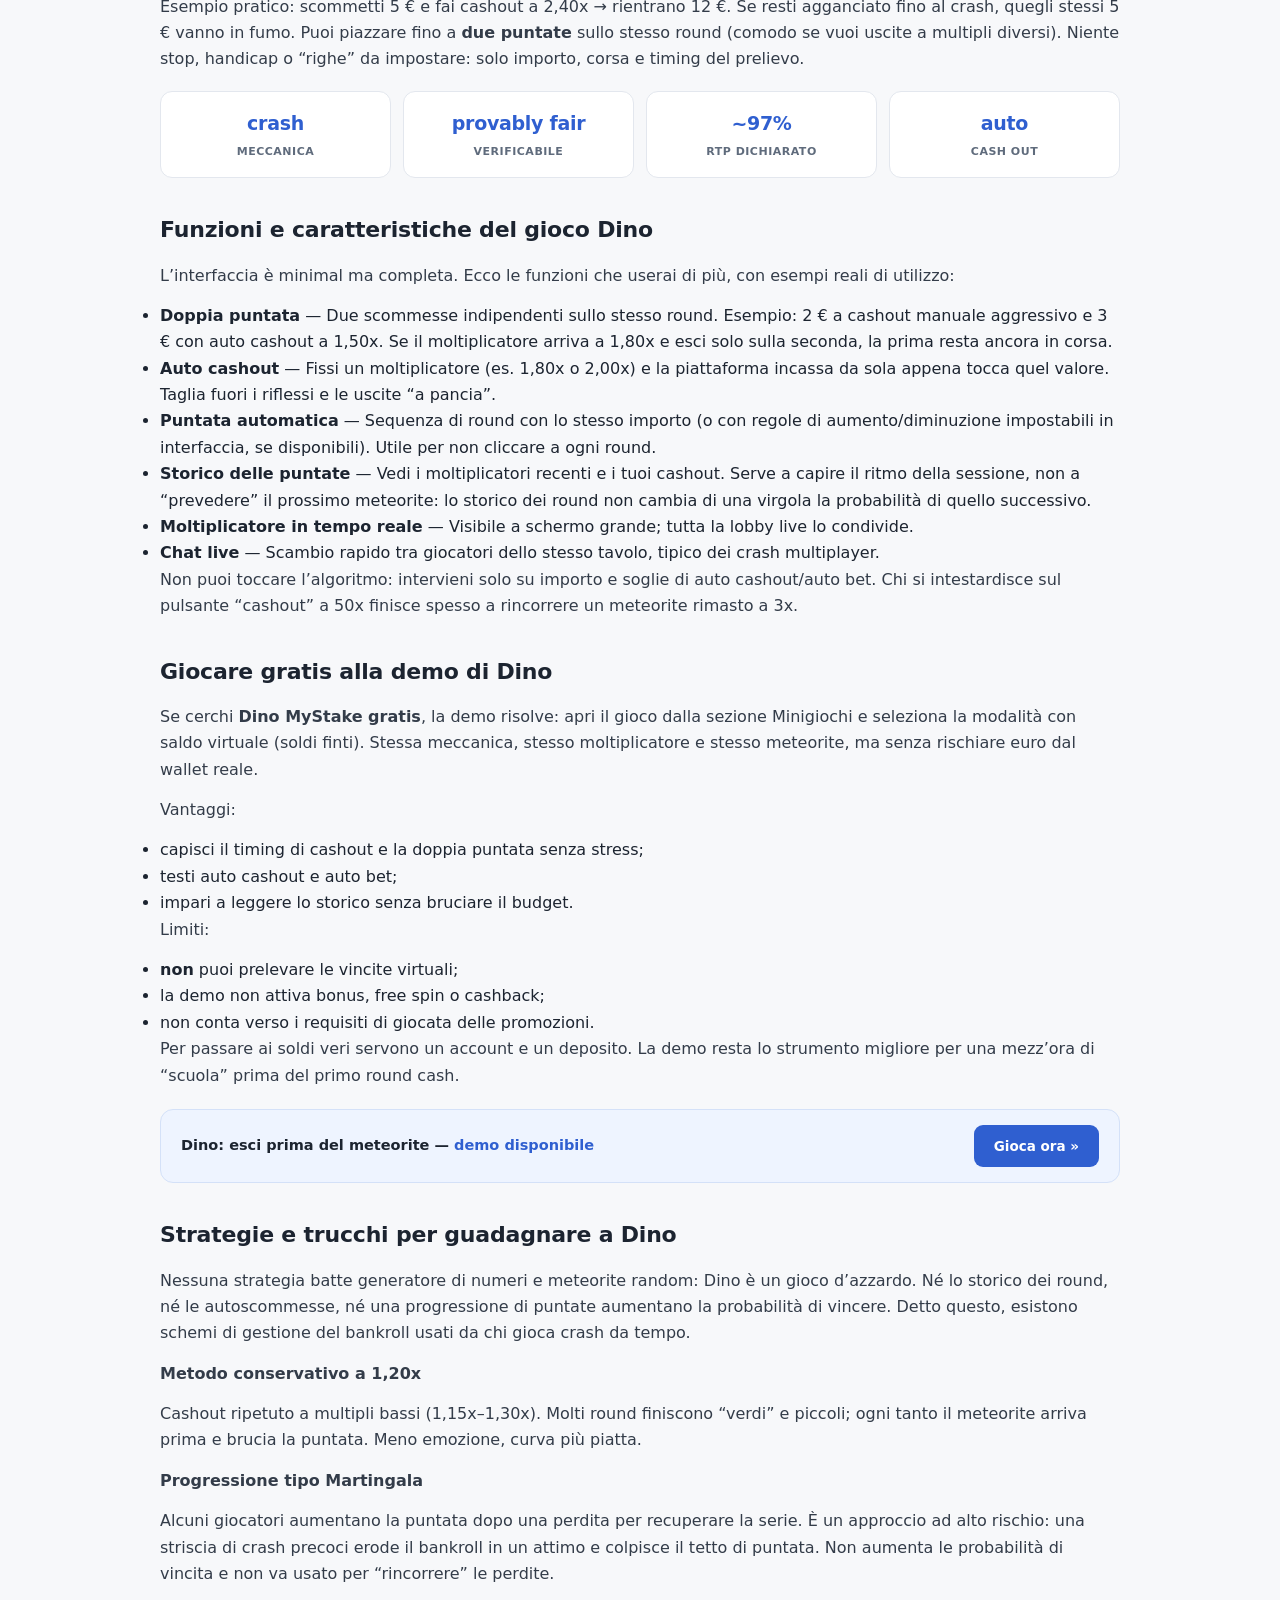
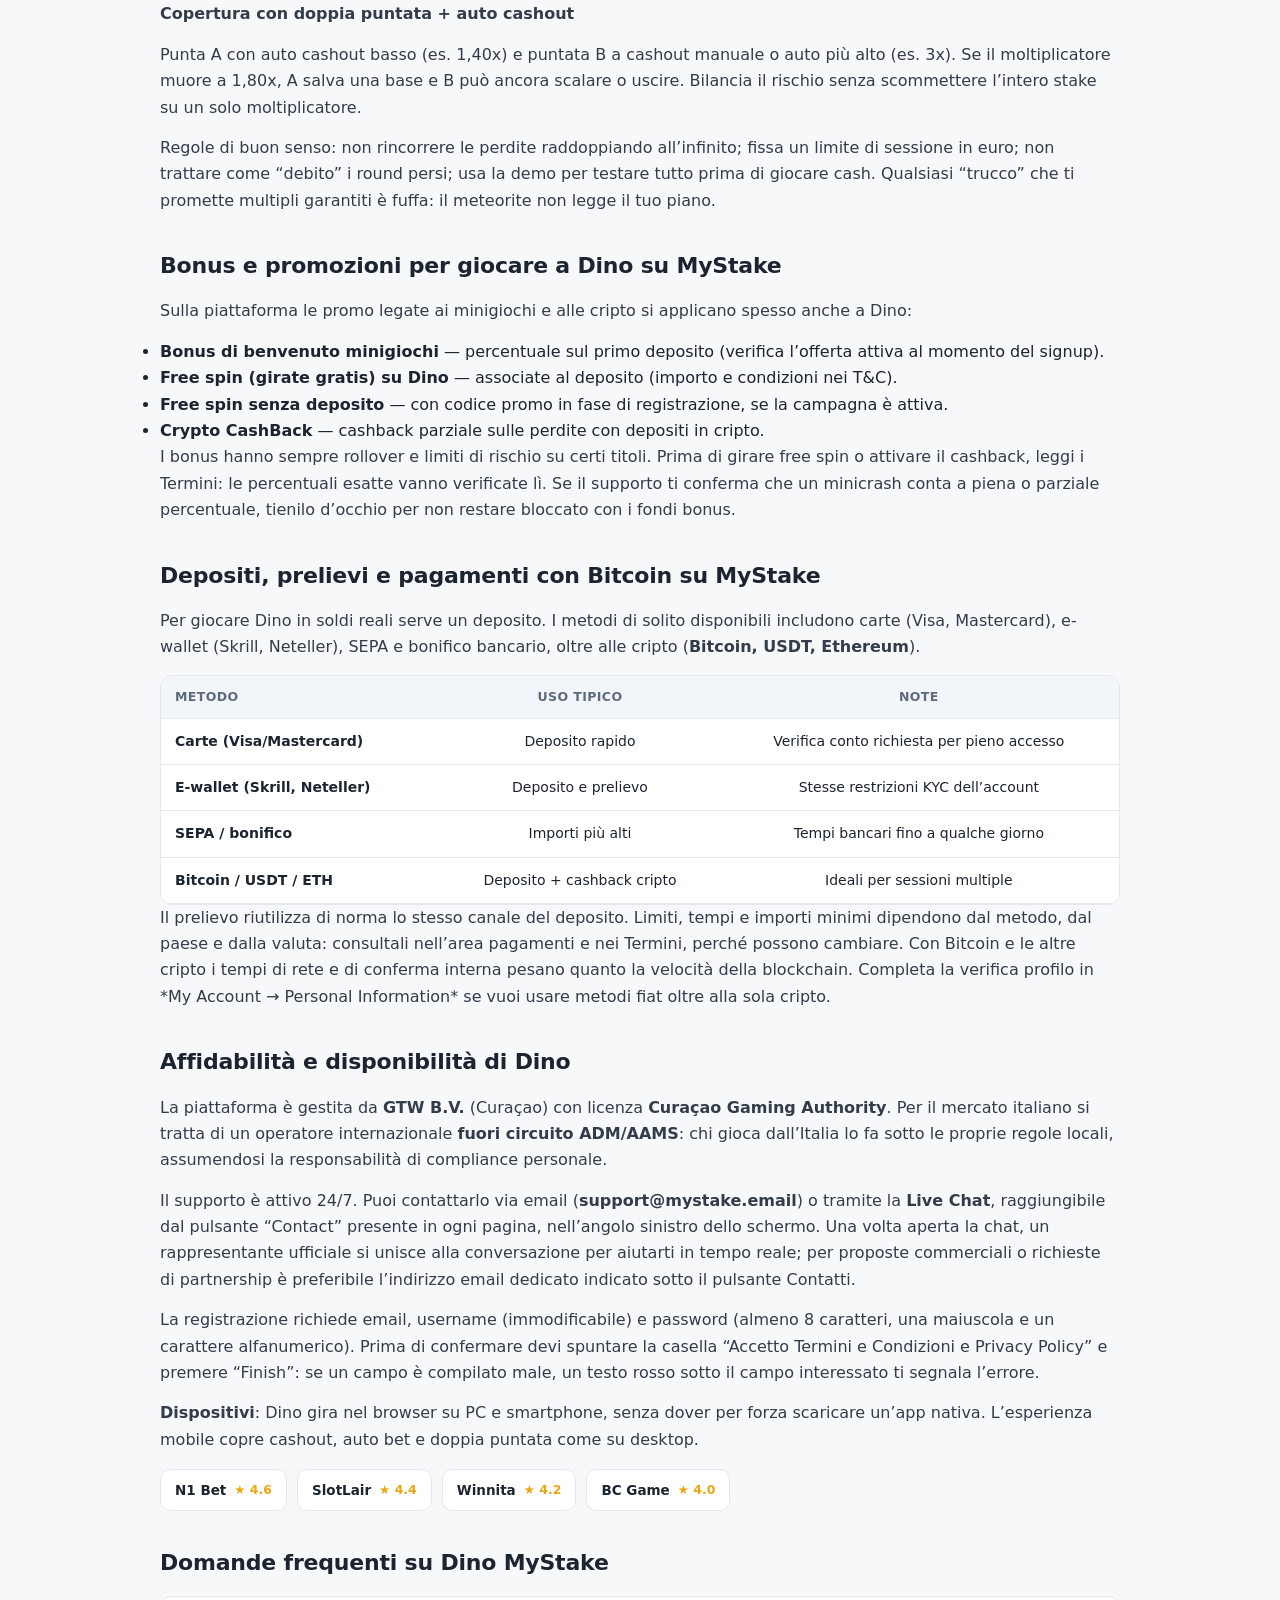
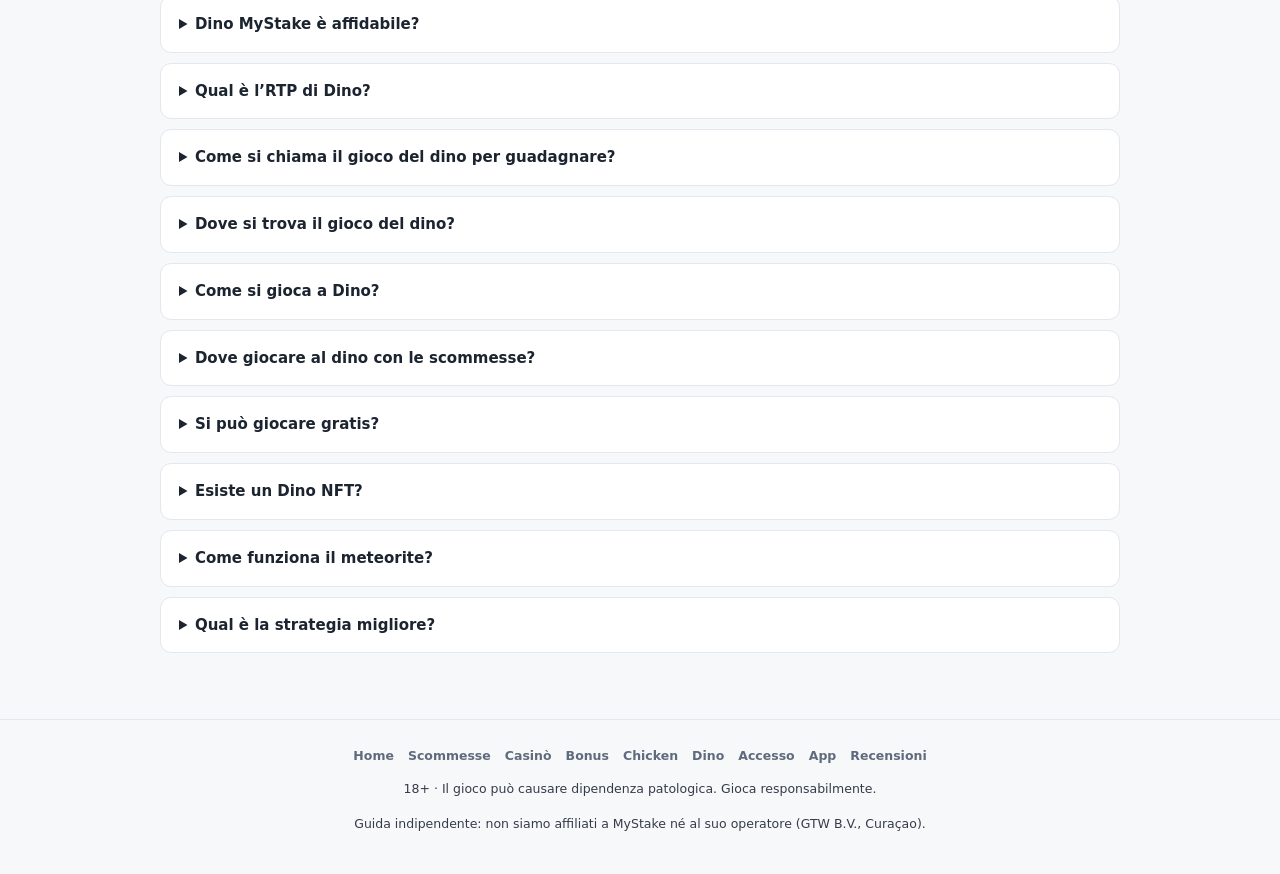
<file: dino/index.html>
<!DOCTYPE html>
<html lang="it">
<head>
<meta charset="utf-8">
<meta name="viewport" content="width=device-width,initial-scale=1">
<title>Dino MyStake: il crash game spiegato e le alternative attive</title>
<meta name="description" content="Dino MyStake: come funziona il crash game (dinosauro, moltiplicatore, meteorite), cashout e RTP. È un titolo non AAMS: dove giocarne uno simile ora. 18+.">
<link rel="canonical" href="https://mystakealternativeit.com/dino/">
<link rel="alternate" hreflang="it-it" href="https://mystakealternativeit.com/dino/">
<link rel="alternate" hreflang="x-default" href="https://mystakealternativeit.com/">
<link rel="icon" type="image/svg+xml" href="/favicon.svg">
<link rel="stylesheet" href="/assets/style.css">
<script type="application/ld+json">{"@context": "https://schema.org", "@type": "FAQPage", "mainEntity": [{"@type": "Question", "name": "Dino MyStake è affidabile?", "acceptedAnswer": {"@type": "Answer", "text": "Sì, nel senso tecnico del termine: titolo UpGaming su piattaforma con licenza Curaçao, supporto live chat e regole di cashout chiare. L’affidabilità non elimina l’alea del crash game."}}, {"@type": "Question", "name": "Qual è l’RTP di Dino?", "acceptedAnswer": {"@type": "Answer", "text": "Le fonti pubbliche non coincidono; un range prudente è intorno al 96%. Controlla sempre il valore mostrato nella finestra di gioco al momento della sessione."}}, {"@type": "Question", "name": "Come si chiama il gioco del dino per guadagnare?", "acceptedAnswer": {"@type": "Answer", "text": "Si chiama Dino, un crash game di UpGaming giocabile nei Minigiochi di MyStake (multiplayer, con cashout prima del meteorite)."}}, {"@type": "Question", "name": "Dove si trova il gioco del dino?", "acceptedAnswer": {"@type": "Answer", "text": "Nella sezione Minigiochi del casino online MyStake, accessibile da browser su desktop o mobile dopo il login."}}, {"@type": "Question", "name": "Come si gioca a Dino?", "acceptedAnswer": {"@type": "Answer", "text": "Imposti la puntata, entri nel round e incassi (cashout) prima che il meteorite colpisca: la vincita è la puntata moltiplicata per il valore raggiunto al momento del prelievo. Se il meteorite arriva prima, perdi la puntata."}}, {"@type": "Question", "name": "Dove giocare al dino con le scommesse?", "acceptedAnswer": {"@type": "Answer", "text": "Direttamente nei Minigiochi di MyStake, sia in modalità demo con saldo virtuale sia in soldi reali dopo un deposito."}}, {"@type": "Question", "name": "Si può giocare gratis?", "acceptedAnswer": {"@type": "Answer", "text": "Sì: modalità demo con saldo virtuale per allenare cashout e doppia puntata, senza prelievi o bonus."}}, {"@type": "Question", "name": "Esiste un Dino NFT?", "acceptedAnswer": {"@type": "Answer", "text": "No: qui Dino è un crash game multiplayer, non un progetto NFT collegato al titolo."}}, {"@type": "Question", "name": "Come funziona il meteorite?", "acceptedAnswer": {"@type": "Answer", "text": "Quando il meteorite colpisce, il round termina. Tutte le puntate ancora aperte (senza cashout) vengono perse e il moltiplicatore smette di salire in quell’istante."}}, {"@type": "Question", "name": "Qual è la strategia migliore?", "acceptedAnswer": {"@type": "Answer", "text": "Non esiste “la” strategia. Puoi gestire il bankroll con cashout conservativi, coperture a doppia puntata e stop-loss di sessione, ma nessun metodo garantisce profitto: la probabilità del round non cambia mai."}}]}</script><script type="application/ld+json">{"@context":"https://schema.org","@type":"BreadcrumbList","itemListElement":[{"@type":"ListItem","position":1,"name":"Home","item":"https://mystakealternativeit.com/"},{"@type":"ListItem","position":2,"name":"Dino","item":"https://mystakealternativeit.com/dino/"}]}</script>
</head>
<body>
<header class="hd"><div class="wrap"><a class="lg" href="/">MyStake · <b>alternative</b></a><nav><a href="/">Home</a><a href="/scommesse/">Scommesse</a><a href="/casino/">Casinò</a><a href="/bonus/">Bonus</a><a href="/chicken/">Chicken</a><a href="/dino/" class="on">Dino</a><a href="/accesso/">Accesso</a><a href="/app/">App</a><a href="/recensioni/">Recensioni</a></nav></div></header>
<section class="hero"><div class="wrap">
<div class="notice"><span class="dot"></span>MyStake · casinò non AAMS (senza licenza ADM)</div>
<h1>Dino MyStake: il crash game spiegato</h1>
<p class="sub">Come funziona Dino di MyStake — dinosauro, moltiplicatore, meteorite — cashout e RTP, e dove giocare a un crash game dello stesso tipo su piattaforme attive.</p>
<div class="vf">Ultima verifica: <b>14 luglio 2026</b> · piattaforme alternative controllate manualmente</div>
</div></section>
<main><div class="wrap">
<p>Dino MyStake è uno dei minigiochi crash più cercati sulla piattaforma: un dinosauro che corre, un moltiplicatore che sale e un meteorite pronto a piombare da un momento all’altro. In questa guida trovi meccanica, limiti di puntata, RTP, demo, funzioni dell’interfaccia, strategie concrete, bonus collegati e come depositare o prelevare in euro e in cripto. Tutto quello che ti serve per capire se vale la pena provarlo e come muoverti, senza troppi giri di parole.</p>

<!--xblocks--><img class="ximg" src="/assets/xtra-dino.jpg" alt="Dino — crash game" loading="lazy">
<h2>Cos’è il gioco Dino su MyStake?</h2>
<p>Dino è un crash game sviluppato da UpGaming, lo trovi nella sezione Minigiochi di MyStake. L’ispirazione è lampante: il dinosauro di Chrome (T-Rex) che scappa in un loop infinito. Qui, invece di saltare ostacoli, il rettile corre mentre il moltiplicatore cresce in tempo reale. Il tuo obiettivo è incassare prima che arrivi il meteorite: esci in tempo e prendi la puntata moltiplicata; aspetti troppo e il round è perso.</p>
<p>La partita è multiplayer: tutti i giocatori al tavolo vedono lo stesso dinosauro in corsa e lo stesso moltiplicatore. Non puoi cambiare la probabilità con cui arriva il meteorite. L’unica leva su cui intervieni è l’importo della puntata. Le fonti pubbliche sul ritorno al giocatore non vanno d’accordo (si è parlato di valori tra circa il 95% e il 99%); un range prudente è intorno al 96%. Controlla sempre l’RTP indicato nella finestra del gioco.</p>
<p>I parametri di puntata e vincita (range da 0,20 € fino a limiti alti, moltiplicatore potenzialmente molto elevato, tetto di vincita massima) dipendono da paese, valuta e versione attuale del titolo: verificali sempre nell’interfaccia e nei Termini prima di giocare. Il moltiplicatore di cashout parte da 1,01x e può salire parecchio prima del crash.</p>
<p>Dino è un titolo originale della piattaforma, non una slot classica a rulli, e vive proprio di questa dinamica: semplice da capire, nervosa da giocare.</p>
<h2>Come giocare e scommettere su Dino MyStake passo dopo passo</h2>
<p>1. <b>Accedi al casino</b> — Registrati o fai login, poi apri i Minigiochi e seleziona Dino.</p>
<p>2. <b>Scegli l’importo</b> — Imposta la puntata. È l’unico valore che controlli.</p>
<p>3. <b>Conferma la puntata</b> — Premi per entrare nel round. Il dinosauro parte e il moltiplicatore comincia a salire.</p>
<p>4. <b>Incassa (cashout)</b> — Quando sei soddisfatto del moltiplicatore, incassa prima dell’impatto del meteorite. Se il meteorite colpisce prima del cashout, la puntata di quel round è persa.</p>
<p>5. <b>Leggi il risultato</b> — La vincita si calcola così: <b>vincita = puntata × moltiplicatore al momento del cashout</b>.</p>
<p>Esempio pratico: scommetti 5 € e fai cashout a 2,40x → rientrano 12 €. Se resti agganciato fino al crash, quegli stessi 5 € vanno in fumo. Puoi piazzare fino a <b>due puntate</b> sullo stesso round (comodo se vuoi uscite a multipli diversi). Niente stop, handicap o “righe” da impostare: solo importo, corsa e timing del prelievo.</p>



<div class="kvbox"><div class="kv"><div class="n">crash</div><div class="l">meccanica</div></div><div class="kv"><div class="n">provably fair</div><div class="l">verificabile</div></div><div class="kv"><div class="n">~97%</div><div class="l">RTP dichiarato</div></div><div class="kv"><div class="n">auto</div><div class="l">cash out</div></div></div>
<h2>Funzioni e caratteristiche del gioco Dino</h2>
<p>L’interfaccia è minimal ma completa. Ecco le funzioni che userai di più, con esempi reali di utilizzo:</p>
<ul><li><b>Doppia puntata</b> — Due scommesse indipendenti sullo stesso round. Esempio: 2 € a cashout manuale aggressivo e 3 € con auto cashout a 1,50x. Se il moltiplicatore arriva a 1,80x e esci solo sulla seconda, la prima resta ancora in corsa.</li><li><b>Auto cashout</b> — Fissi un moltiplicatore (es. 1,80x o 2,00x) e la piattaforma incassa da sola appena tocca quel valore. Taglia fuori i riflessi e le uscite “a pancia”.</li><li><b>Puntata automatica</b> — Sequenza di round con lo stesso importo (o con regole di aumento/diminuzione impostabili in interfaccia, se disponibili). Utile per non cliccare a ogni round.</li><li><b>Storico delle puntate</b> — Vedi i moltiplicatori recenti e i tuoi cashout. Serve a capire il ritmo della sessione, non a “prevedere” il prossimo meteorite: lo storico dei round non cambia di una virgola la probabilità di quello successivo.</li><li><b>Moltiplicatore in tempo reale</b> — Visibile a schermo grande; tutta la lobby live lo condivide.</li><li><b>Chat live</b> — Scambio rapido tra giocatori dello stesso tavolo, tipico dei crash multiplayer.</li></ul>
<p>Non puoi toccare l’algoritmo: intervieni solo su importo e soglie di auto cashout/auto bet. Chi si intestardisce sul pulsante “cashout” a 50x finisce spesso a rincorrere un meteorite rimasto a 3x.</p>
<h2>Giocare gratis alla demo di Dino</h2>
<p>Se cerchi <b>Dino MyStake gratis</b>, la demo risolve: apri il gioco dalla sezione Minigiochi e seleziona la modalità con saldo virtuale (soldi finti). Stessa meccanica, stesso moltiplicatore e stesso meteorite, ma senza rischiare euro dal wallet reale.</p>
<p>Vantaggi:</p>
<ul><li>capisci il timing di cashout e la doppia puntata senza stress;</li><li>testi auto cashout e auto bet;</li><li>impari a leggere lo storico senza bruciare il budget.</li></ul>
<p>Limiti:</p>
<ul><li><b>non</b> puoi prelevare le vincite virtuali;</li><li>la demo non attiva bonus, free spin o cashback;</li><li>non conta verso i requisiti di giocata delle promozioni.</li></ul>
<p>Per passare ai soldi veri servono un account e un deposito. La demo resta lo strumento migliore per una mezz’ora di “scuola” prima del primo round cash.</p>

<div class="ctastrip"><div class="t">Dino: esci prima del meteorite — <b>demo disponibile</b></div><a href="/referral-link" rel="nofollow">Gioca ora »</a></div>
<h2>Strategie e trucchi per guadagnare a Dino</h2>
<p>Nessuna strategia batte generatore di numeri e meteorite random: Dino è un gioco d’azzardo. Né lo storico dei round, né le autoscommesse, né una progressione di puntate aumentano la probabilità di vincere. Detto questo, esistono schemi di gestione del bankroll usati da chi gioca crash da tempo.</p>
<p><b>Metodo conservativo a 1,20x</b></p>
<p>Cashout ripetuto a multipli bassi (1,15x–1,30x). Molti round finiscono “verdi” e piccoli; ogni tanto il meteorite arriva prima e brucia la puntata. Meno emozione, curva più piatta.</p>
<p><b>Progressione tipo Martingala</b></p>
<p>Alcuni giocatori aumentano la puntata dopo una perdita per recuperare la serie. È un approccio ad alto rischio: una striscia di crash precoci erode il bankroll in un attimo e colpisce il tetto di puntata. Non aumenta le probabilità di vincita e non va usato per “rincorrere” le perdite.</p>
<p><b>Copertura con doppia puntata + auto cashout</b></p>
<p>Punta A con auto cashout basso (es. 1,40x) e puntata B a cashout manuale o auto più alto (es. 3x). Se il moltiplicatore muore a 1,80x, A salva una base e B può ancora scalare o uscire. Bilancia il rischio senza scommettere l’intero stake su un solo moltiplicatore.</p>
<p>Regole di buon senso: non rincorrere le perdite raddoppiando all’infinito; fissa un limite di sessione in euro; non trattare come “debito” i round persi; usa la demo per testare tutto prima di giocare cash. Qualsiasi “trucco” che ti promette multipli garantiti è fuffa: il meteorite non legge il tuo piano.</p>
<h2>Bonus e promozioni per giocare a Dino su MyStake</h2>
<p>Sulla piattaforma le promo legate ai minigiochi e alle cripto si applicano spesso anche a Dino:</p>
<ul><li><b>Bonus di benvenuto minigiochi</b> — percentuale sul primo deposito (verifica l’offerta attiva al momento del signup).</li><li><b>Free spin (girate gratis) su Dino</b> — associate al deposito (importo e condizioni nei T&amp;C).</li><li><b>Free spin senza deposito</b> — con codice promo in fase di registrazione, se la campagna è attiva.</li><li><b>Crypto CashBack</b> — cashback parziale sulle perdite con depositi in cripto.</li></ul>
<p>I bonus hanno sempre rollover e limiti di rischio su certi titoli. Prima di girare free spin o attivare il cashback, leggi i Termini: le percentuali esatte vanno verificate lì. Se il supporto ti conferma che un minicrash conta a piena o parziale percentuale, tienilo d’occhio per non restare bloccato con i fondi bonus.</p>
<h2>Depositi, prelievi e pagamenti con Bitcoin su MyStake</h2>
<p>Per giocare Dino in soldi reali serve un deposito. I metodi di solito disponibili includono carte (Visa, Mastercard), e-wallet (Skrill, Neteller), SEPA e bonifico bancario, oltre alle cripto (<b>Bitcoin, USDT, Ethereum</b>).</p>
<div class="tblwrap"><table class="cmp"><thead><tr><th>Metodo</th><th>Uso tipico</th><th>Note</th></tr></thead><tbody><tr><td>Carte (Visa/Mastercard)</td><td>Deposito rapido</td><td>Verifica conto richiesta per pieno accesso</td></tr><tr><td>E-wallet (Skrill, Neteller)</td><td>Deposito e prelievo</td><td>Stesse restrizioni KYC dell’account</td></tr><tr><td>SEPA / bonifico</td><td>Importi più alti</td><td>Tempi bancari fino a qualche giorno</td></tr><tr><td>Bitcoin / USDT / ETH</td><td>Deposito + cashback cripto</td><td>Ideali per sessioni multiple</td></tr></tbody></table></div>
<p>Il prelievo riutilizza di norma lo stesso canale del deposito. Limiti, tempi e importi minimi dipendono dal metodo, dal paese e dalla valuta: consultali nell’area pagamenti e nei Termini, perché possono cambiare. Con Bitcoin e le altre cripto i tempi di rete e di conferma interna pesano quanto la velocità della blockchain. Completa la verifica profilo in *My Account → Personal Information* se vuoi usare metodi fiat oltre alla sola cripto.</p>

<h2>Affidabilità e disponibilità di Dino</h2>
<p>La piattaforma è gestita da <b>GTW B.V.</b> (Curaçao) con licenza <b>Curaçao Gaming Authority</b>. Per il mercato italiano si tratta di un operatore internazionale <b>fuori circuito ADM/AAMS</b>: chi gioca dall’Italia lo fa sotto le proprie regole locali, assumendosi la responsabilità di compliance personale.</p>
<p>Il supporto è attivo 24/7. Puoi contattarlo via email (<b>support@mystake.email</b>) o tramite la <b>Live Chat</b>, raggiungibile dal pulsante “Contact” presente in ogni pagina, nell’angolo sinistro dello schermo. Una volta aperta la chat, un rappresentante ufficiale si unisce alla conversazione per aiutarti in tempo reale; per proposte commerciali o richieste di partnership è preferibile l’indirizzo email dedicato indicato sotto il pulsante Contatti.</p>
<p>La registrazione richiede email, username (immodificabile) e password (almeno 8 caratteri, una maiuscola e un carattere alfanumerico). Prima di confermare devi spuntare la casella “Accetto Termini e Condizioni e Privacy Policy” e premere “Finish”: se un campo è compilato male, un testo rosso sotto il campo interessato ti segnala l’errore.</p>
<p><b>Dispositivi</b>: Dino gira nel browser su PC e smartphone, senza dover per forza scaricare un’app nativa. L’esperienza mobile copre cashout, auto bet e doppia puntata come su desktop.</p>

<div class="miniset"><a href="/referral-link?sub_id_1=n1" rel="nofollow">N1 Bet <span class="r">★ 4.6</span></a><a href="/referral-link?sub_id_1=slotlair" rel="nofollow">SlotLair <span class="r">★ 4.4</span></a><a href="/referral-link?sub_id_1=winita" rel="nofollow">Winnita <span class="r">★ 4.2</span></a><a href="/referral-link?sub_id_1=bc" rel="nofollow">BC Game <span class="r">★ 4.0</span></a></div>
<h2>Domande frequenti su Dino MyStake</h2>
<details><summary>Dino MyStake è affidabile?</summary><p>Sì, nel senso tecnico del termine: titolo UpGaming su piattaforma con licenza Curaçao, supporto live chat e regole di cashout chiare. L’affidabilità non elimina l’alea del crash game.</p></details>
<details><summary>Qual è l’RTP di Dino?</summary><p>Le fonti pubbliche non coincidono; un range prudente è intorno al <b>96%</b>. Controlla sempre il valore mostrato nella finestra di gioco al momento della sessione.</p></details>
<details><summary>Come si chiama il gioco del dino per guadagnare?</summary><p>Si chiama <b>Dino</b>, un crash game di UpGaming giocabile nei Minigiochi di MyStake (multiplayer, con cashout prima del meteorite).</p></details>
<details><summary>Dove si trova il gioco del dino?</summary><p>Nella sezione Minigiochi del casino online MyStake, accessibile da browser su desktop o mobile dopo il login.</p></details>
<details><summary>Come si gioca a Dino?</summary><p>Imposti la puntata, entri nel round e incassi (cashout) prima che il meteorite colpisca: la vincita è la puntata moltiplicata per il valore raggiunto al momento del prelievo. Se il meteorite arriva prima, perdi la puntata.</p></details>
<details><summary>Dove giocare al dino con le scommesse?</summary><p>Direttamente nei Minigiochi di MyStake, sia in modalità demo con saldo virtuale sia in soldi reali dopo un deposito.</p></details>
<details><summary>Si può giocare gratis?</summary><p>Sì: modalità demo con saldo virtuale per allenare cashout e doppia puntata, senza prelievi o bonus.</p></details>
<details><summary>Esiste un Dino NFT?</summary><p>No: qui Dino è un crash game multiplayer, non un progetto NFT collegato al titolo.</p></details>
<details><summary>Come funziona il meteorite?</summary><p>Quando il meteorite colpisce, il round termina. Tutte le puntate ancora aperte (senza cashout) vengono perse e il moltiplicatore smette di salire in quell’istante.</p></details>
<details><summary>Qual è la strategia migliore?</summary><p>Non esiste “la” strategia. Puoi gestire il bankroll con cashout conservativi, coperture a doppia puntata e stop-loss di sessione, ma nessun metodo garantisce profitto: la probabilità del round non cambia mai.</p></details>
</div></main>
<footer class="ft"><div class="wrap"><nav><a href="/">Home</a><a href="/scommesse/">Scommesse</a><a href="/casino/">Casinò</a><a href="/bonus/">Bonus</a><a href="/chicken/">Chicken</a><a href="/dino/">Dino</a><a href="/accesso/">Accesso</a><a href="/app/">App</a><a href="/recensioni/">Recensioni</a></nav><p>18+ · Il gioco può causare dipendenza patologica. Gioca responsabilmente.</p><p>Guida indipendente: non siamo affiliati a MyStake né al suo operatore (GTW B.V., Curaçao).</p></div></footer>
</body>
</html>
</file>
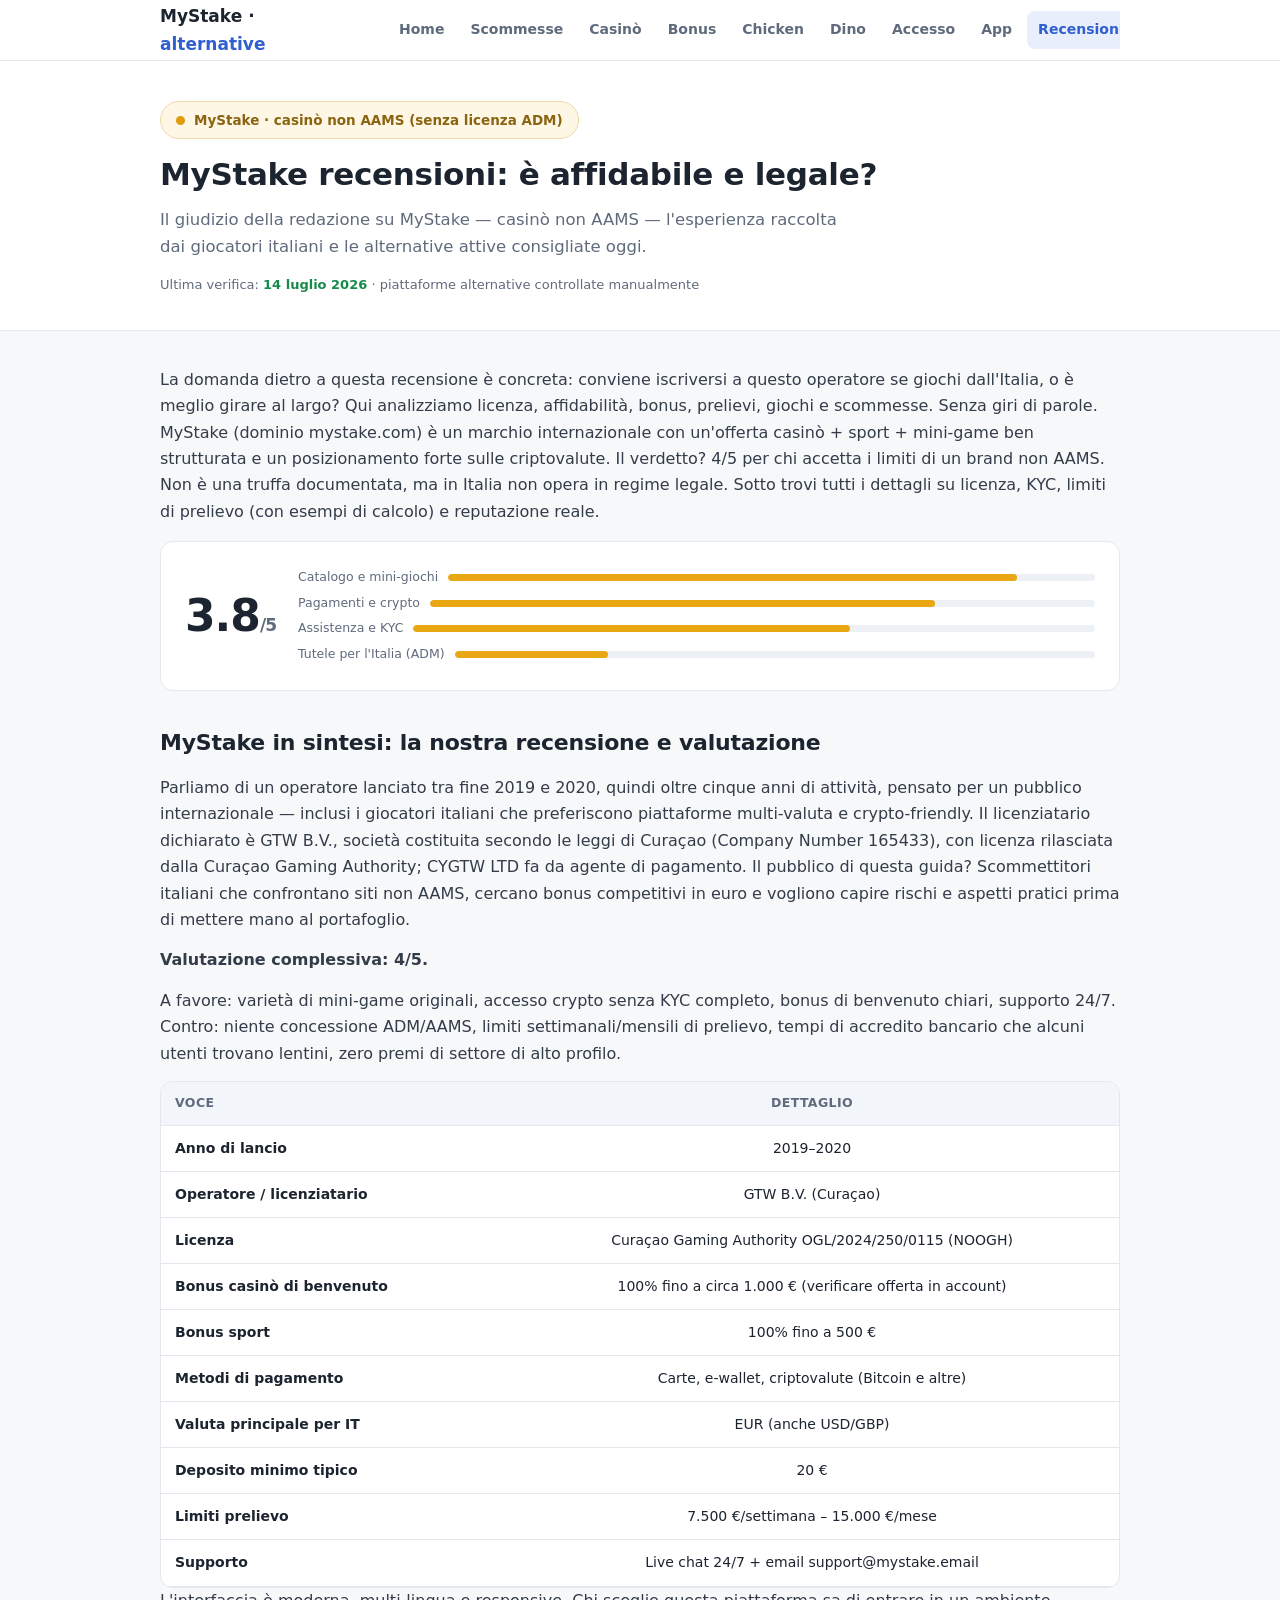
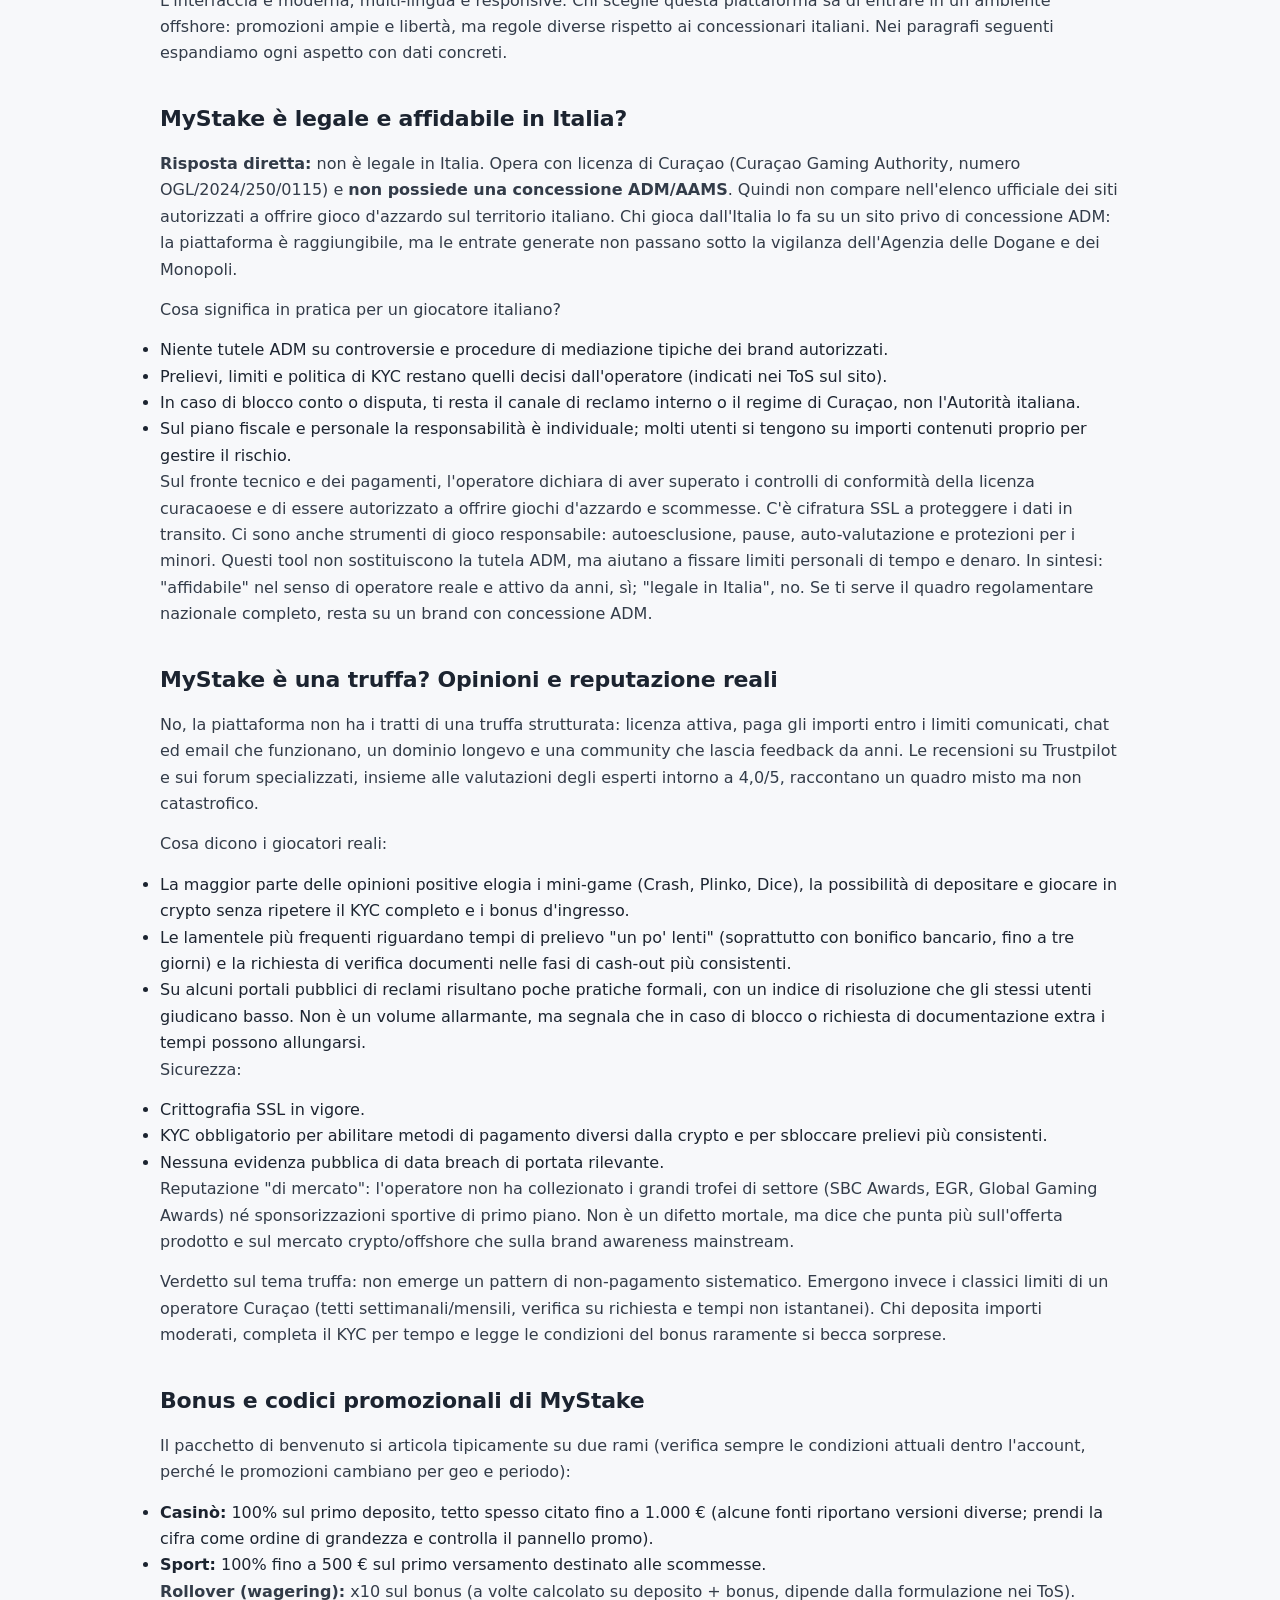
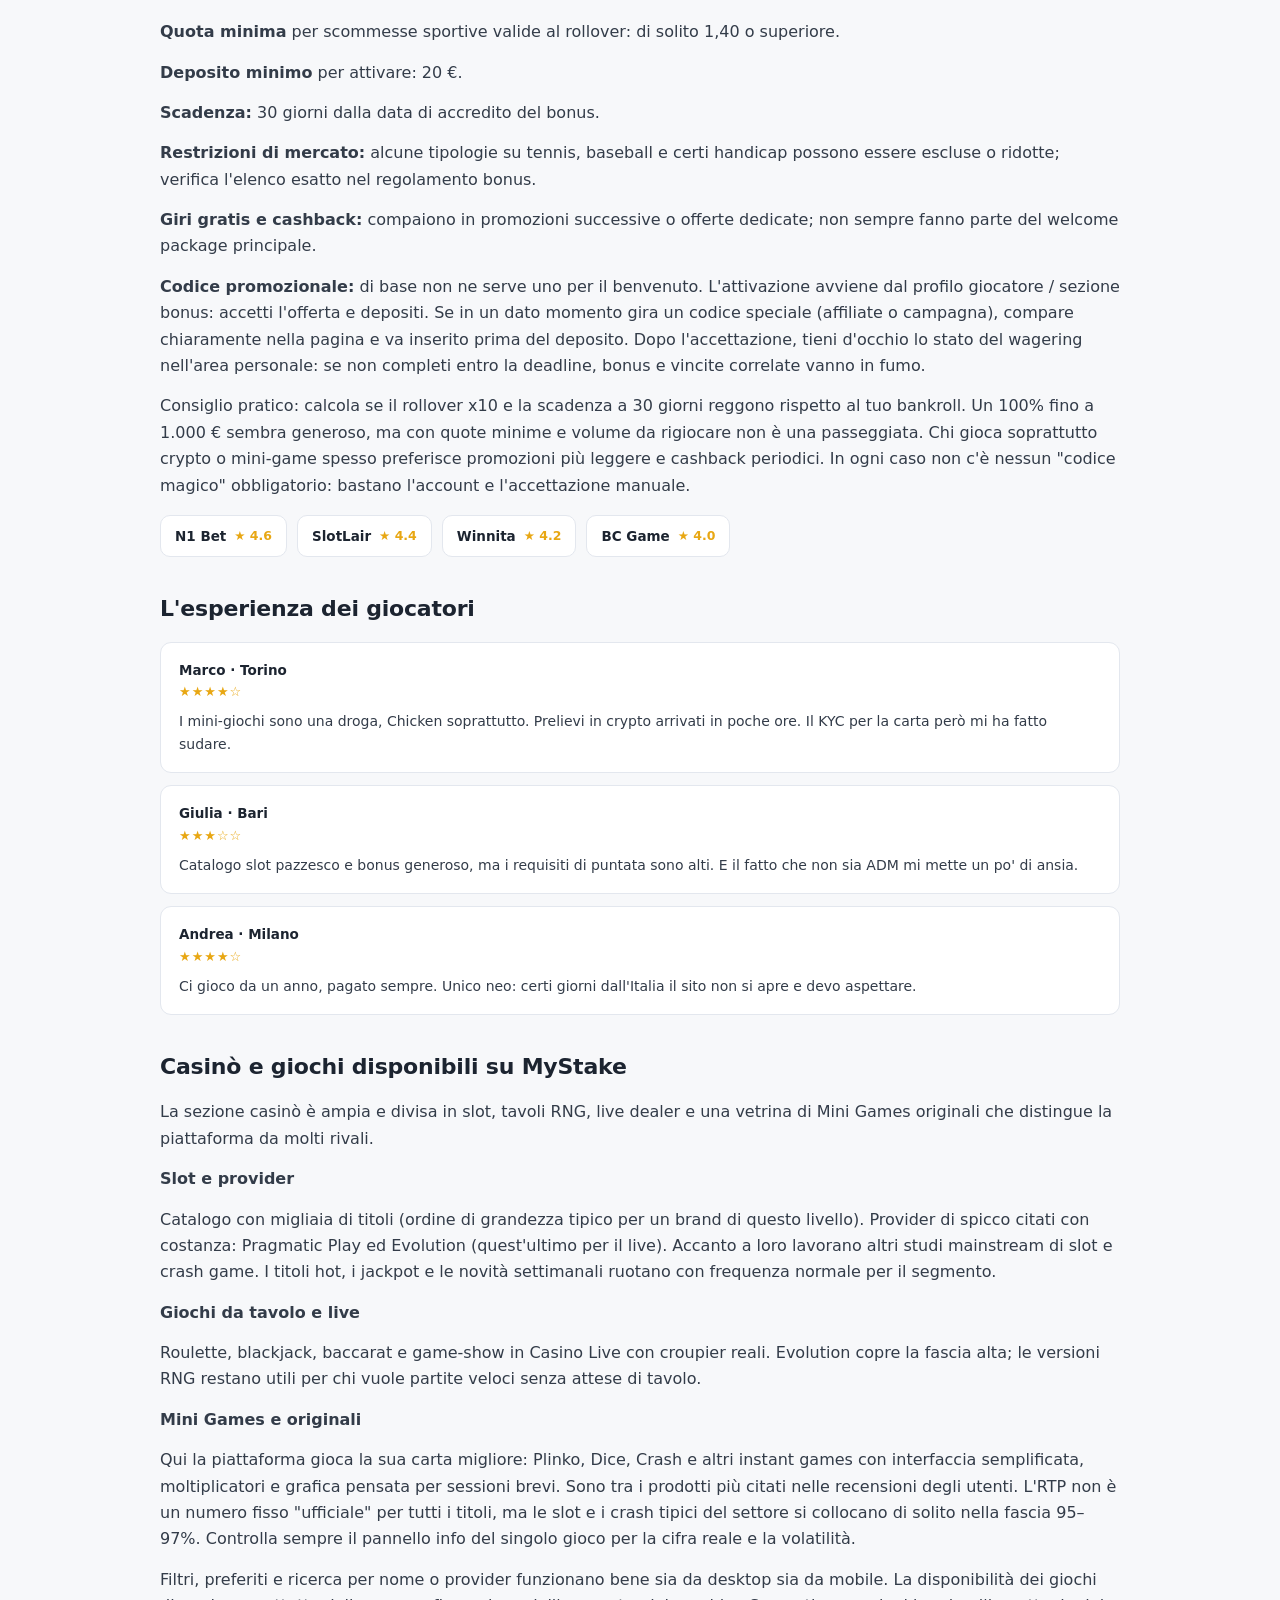
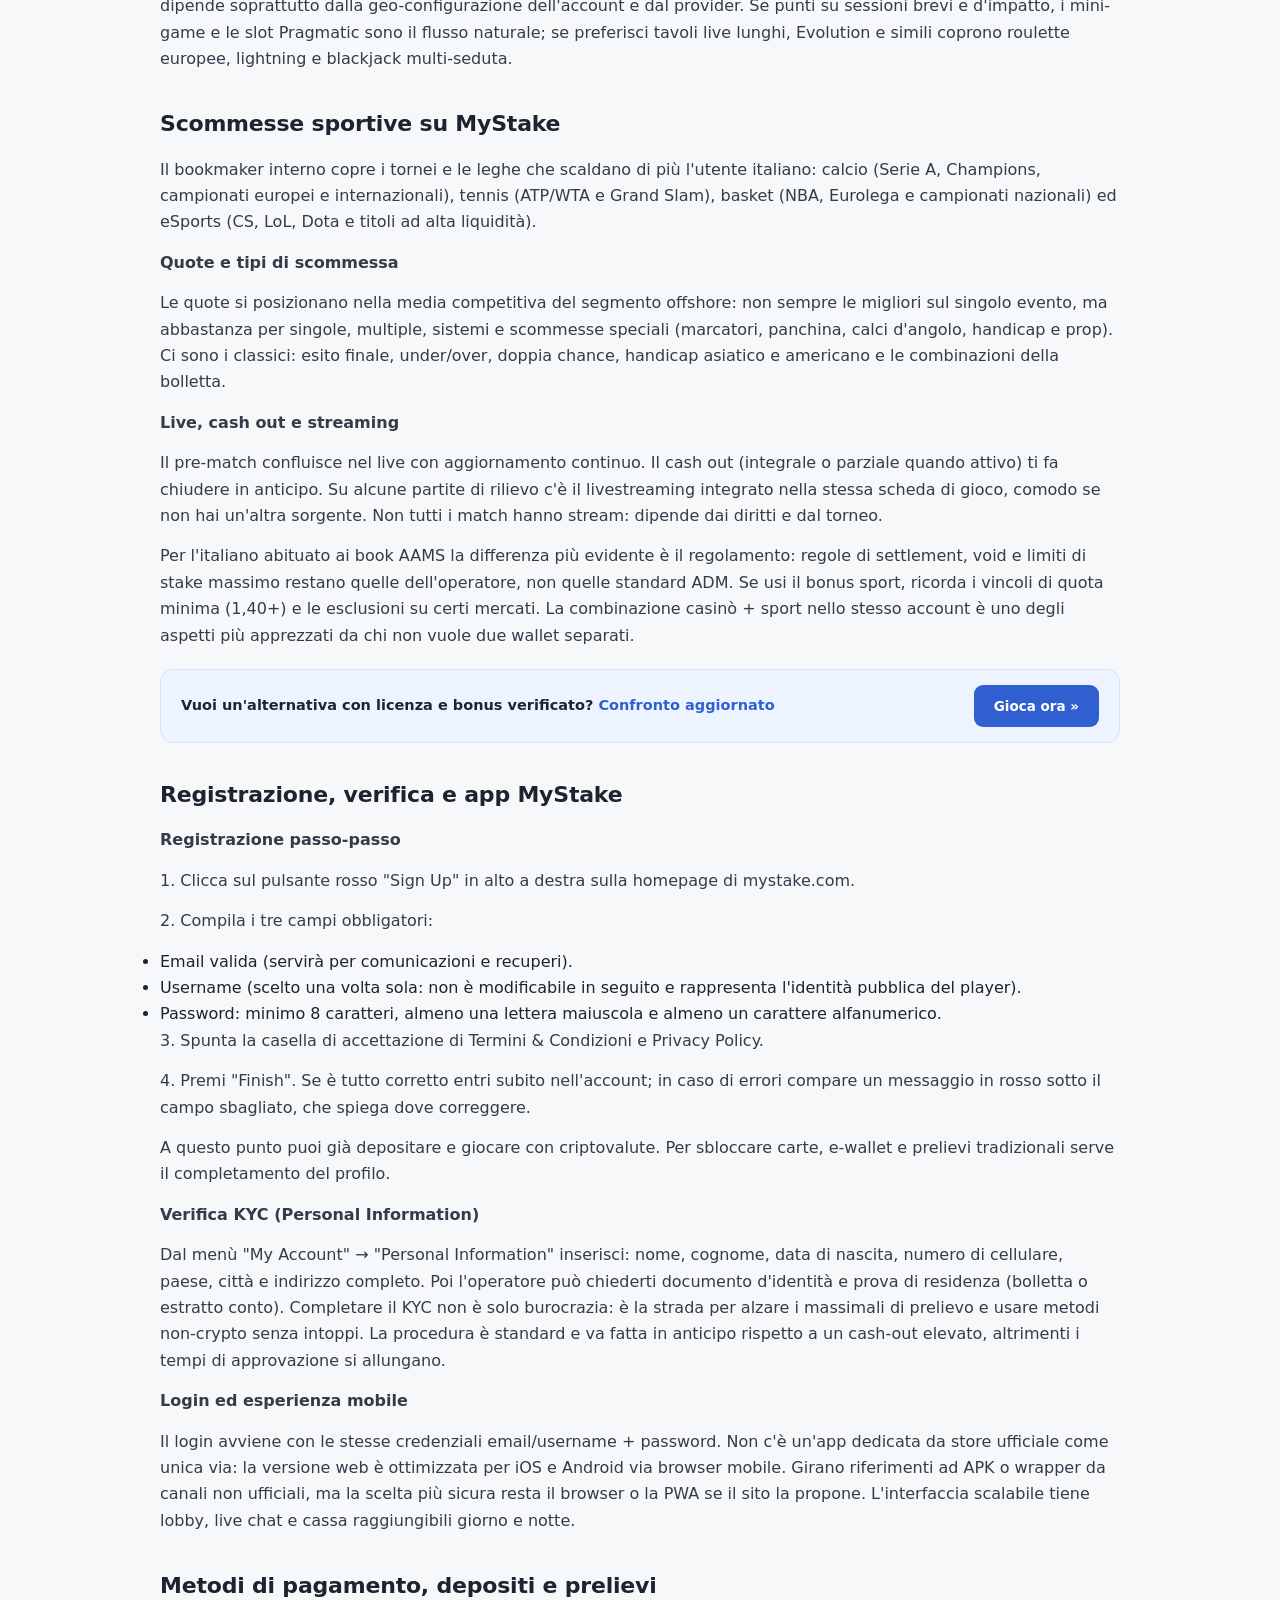
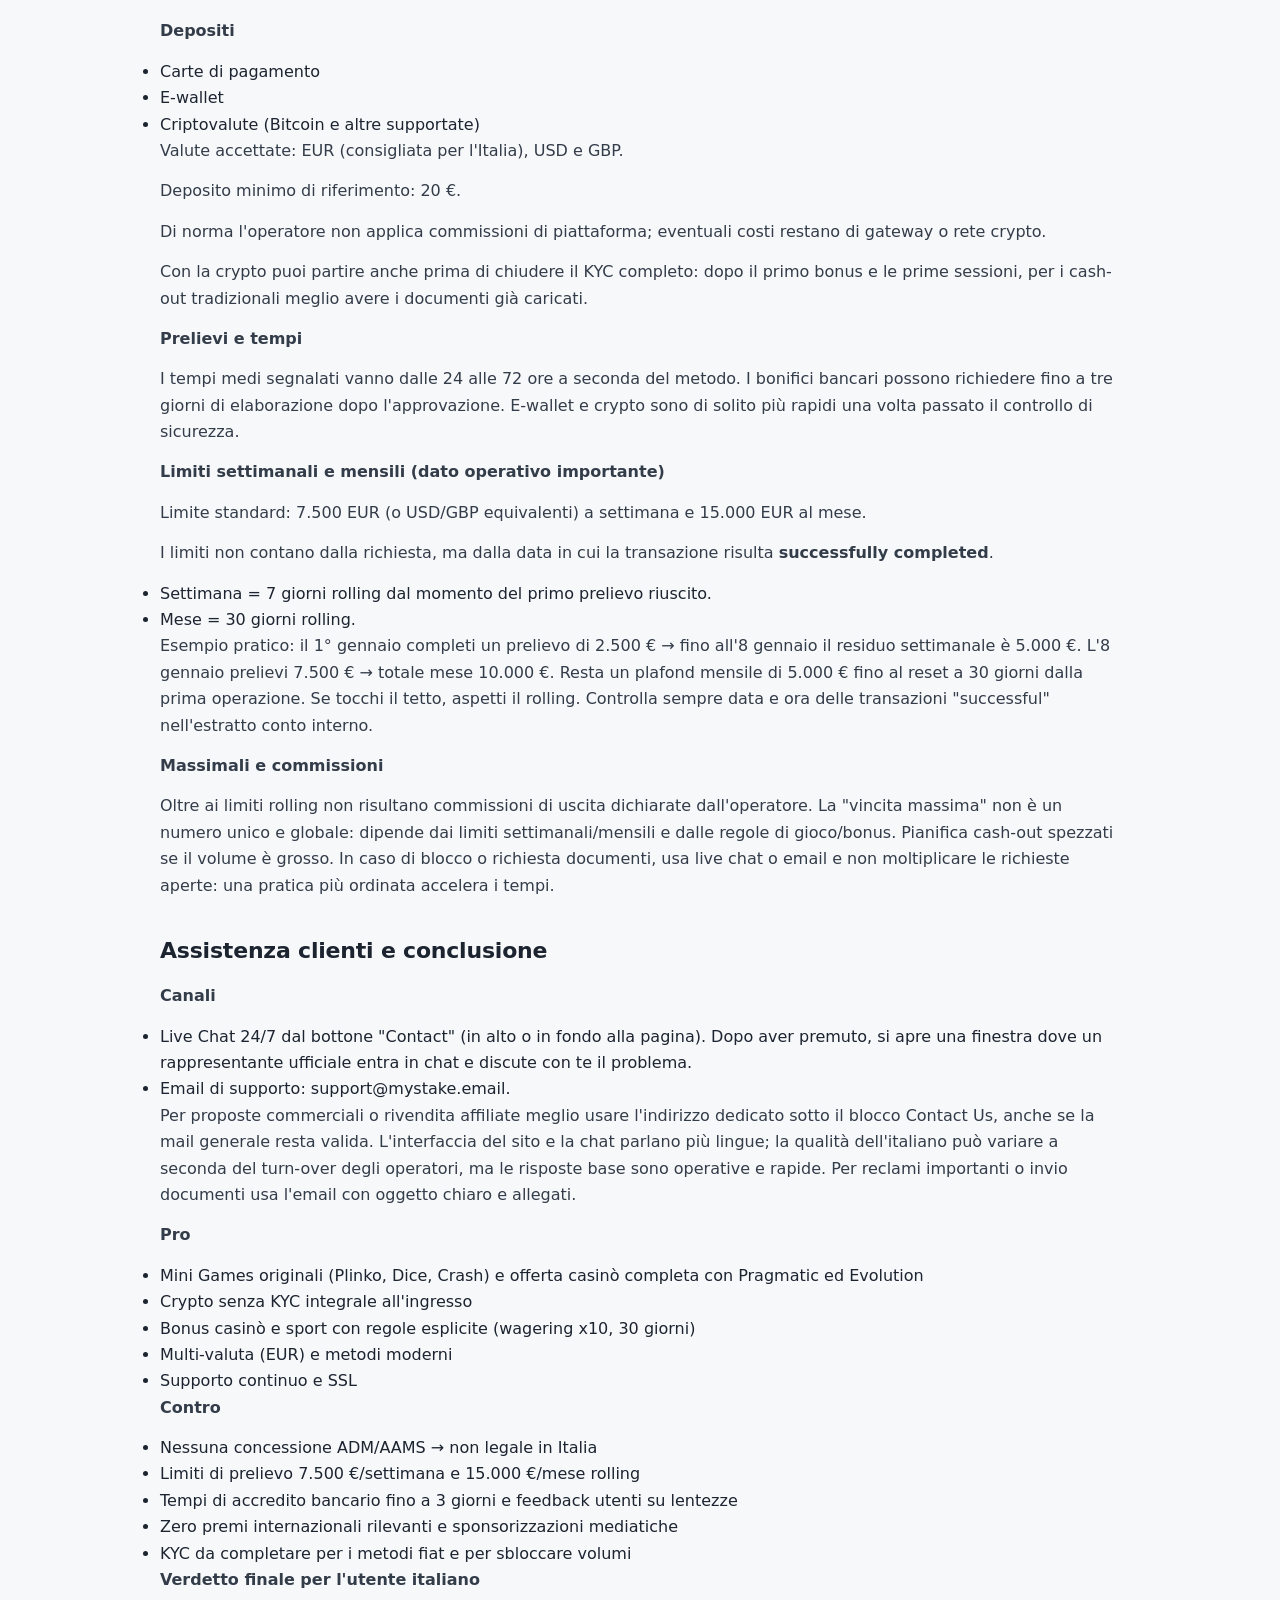
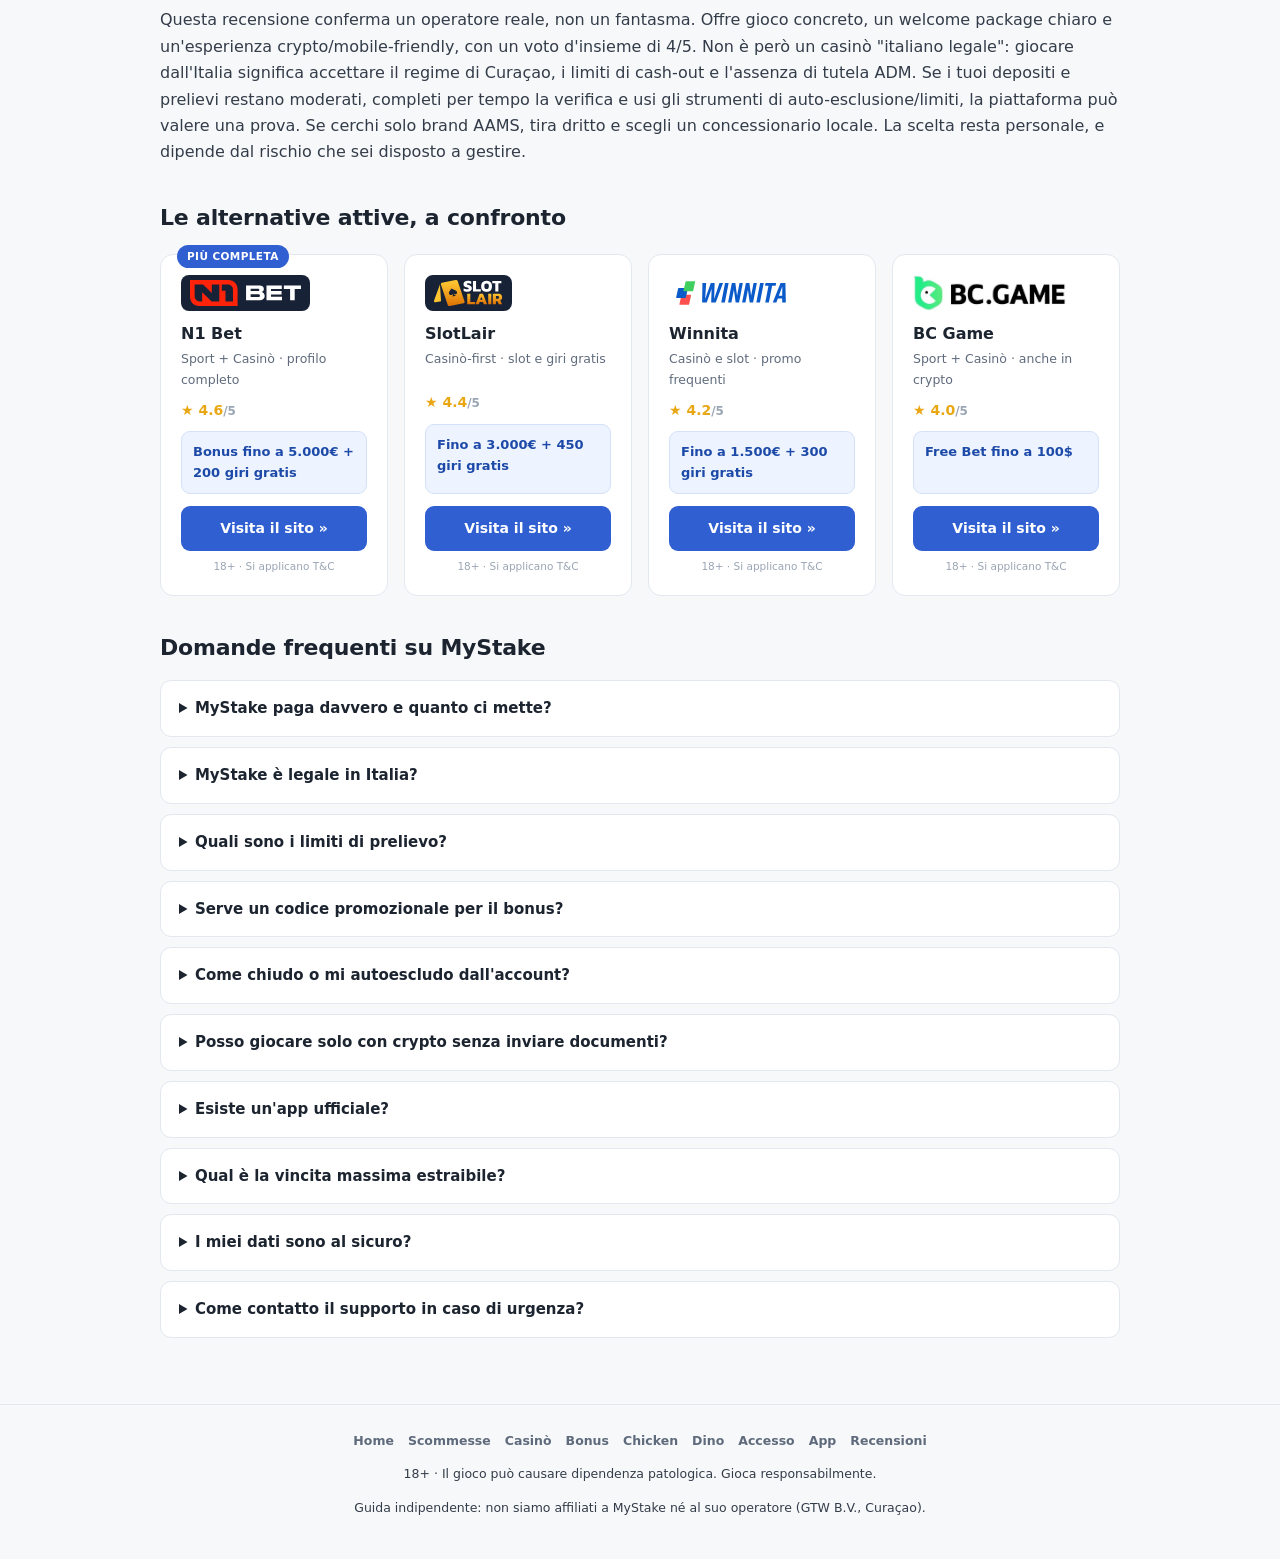
<file: recensioni/index.html>
<!DOCTYPE html>
<html lang="it">
<head>
<meta charset="utf-8">
<meta name="viewport" content="width=device-width,initial-scale=1">
<title>MyStake recensioni: è affidabile? Non AAMS — e le alternative</title>
<meta name="description" content="Recensione MyStake: è affidabile e legale in Italia? Il giudizio della redazione su un casinò non AAMS, l'esperienza dei giocatori e le alternative attive consigliate. 18+.">
<link rel="canonical" href="https://mystakealternativeit.com/recensioni/">
<link rel="alternate" hreflang="it-it" href="https://mystakealternativeit.com/recensioni/">
<link rel="alternate" hreflang="x-default" href="https://mystakealternativeit.com/">
<link rel="icon" type="image/svg+xml" href="/favicon.svg">
<link rel="stylesheet" href="/assets/style.css">
<script type="application/ld+json">{"@context":"https://schema.org","@type":"Review","itemReviewed":{"@type":"Organization","name":"MyStake"},"reviewRating":{"@type":"Rating","ratingValue":"3.8","bestRating":"5"},"author":{"@type":"Organization","name":"Redazione"}}</script><script type="application/ld+json">{"@context": "https://schema.org", "@type": "FAQPage", "mainEntity": [{"@type": "Question", "name": "MyStake paga davvero e quanto ci mette?", "acceptedAnswer": {"@type": "Answer", "text": "Sì, i pagamenti avvengono entro i limiti e dopo i controlli. Tempi medi 24–72 ore; i bonifici bancari possono arrivare a 3 giorni dall&#x27;approvazione. Crypto ed e-wallet sono in genere più snelli."}}, {"@type": "Question", "name": "MyStake è legale in Italia?", "acceptedAnswer": {"@type": "Answer", "text": "No. Ha licenza Curaçao (OGL/2024/250/0115) ma non ha concessione ADM/AAMS. Non è un sito autorizzato a offrire gioco in Italia."}}, {"@type": "Question", "name": "Quali sono i limiti di prelievo?", "acceptedAnswer": {"@type": "Answer", "text": "7.500 € (o valuta equivalente) a settimana e 15.000 € al mese. Il conteggio parte dalla data della transazione &quot;successful&quot; e gira a rolling (7 e 30 giorni)."}}, {"@type": "Question", "name": "Serve un codice promozionale per il bonus?", "acceptedAnswer": {"@type": "Answer", "text": "Di regola no: si attiva manualmente dall&#x27;area bonus dopo la registrazione. L&#x27;eventuale codice speciale, quando c&#x27;è, viene indicato nell&#x27;offerta."}}, {"@type": "Question", "name": "Come chiudo o mi autoescludo dall&#x27;account?", "acceptedAnswer": {"@type": "Answer", "text": "Puoi usare gli strumenti di gioco responsabile (pausa e autoesclusione) e contattare la live chat o support@mystake.email per la chiusura definitiva o la sospensione, allegando eventuali richieste formali. Attenzione: questa autoesclusione è interna all&#x27;operatore e non equivale al registro di autoesclusione ADM."}}, {"@type": "Question", "name": "Posso giocare solo con crypto senza inviare documenti?", "acceptedAnswer": {"@type": "Answer", "text": "Puoi registrarti, depositare e giocare con crypto. Per sbloccare carte/e-wallet e per prelievi fiat o di importo significativo serve il KYC completo (documento + prova di residenza)."}}, {"@type": "Question", "name": "Esiste un&#x27;app ufficiale?", "acceptedAnswer": {"@type": "Answer", "text": "La priorità è la web app mobile ottimizzata per iOS e Android. Eventuali APK di terze parti non sono la via raccomandata, per motivi di sicurezza."}}, {"@type": "Question", "name": "Qual è la vincita massima estraibile?", "acceptedAnswer": {"@type": "Answer", "text": "Non esiste un plafond singolo &quot;a vita&quot;: i veri colli di bottiglia sono i limiti settimanali e mensili più le regole del singolo bonus o gioco. Spezza i prelievi e rispetta il rolling."}}, {"@type": "Question", "name": "I miei dati sono al sicuro?", "acceptedAnswer": {"@type": "Answer", "text": "Sì, con cifratura SSL sui dati in transito. Completare il KYC e usare password robuste abbassa ancora i rischi. Non risultano data breach pubblici di portata rilevante."}}, {"@type": "Question", "name": "Come contatto il supporto in caso di urgenza?", "acceptedAnswer": {"@type": "Answer", "text": "Live chat 24/7 dal bottone Contact sul sito oppure email a support@mystake.email con oggetto e descrizione del problema."}}]}</script><script type="application/ld+json">{"@context":"https://schema.org","@type":"BreadcrumbList","itemListElement":[{"@type":"ListItem","position":1,"name":"Home","item":"https://mystakealternativeit.com/"},{"@type":"ListItem","position":2,"name":"Recensioni","item":"https://mystakealternativeit.com/recensioni/"}]}</script>
</head>
<body>
<header class="hd"><div class="wrap"><a class="lg" href="/">MyStake · <b>alternative</b></a><nav><a href="/">Home</a><a href="/scommesse/">Scommesse</a><a href="/casino/">Casinò</a><a href="/bonus/">Bonus</a><a href="/chicken/">Chicken</a><a href="/dino/">Dino</a><a href="/accesso/">Accesso</a><a href="/app/">App</a><a href="/recensioni/" class="on">Recensioni</a></nav></div></header>
<section class="hero"><div class="wrap">
<div class="notice"><span class="dot"></span>MyStake · casinò non AAMS (senza licenza ADM)</div>
<h1>MyStake recensioni: è affidabile e legale?</h1>
<p class="sub">Il giudizio della redazione su MyStake — casinò non AAMS — l'esperienza raccolta dai giocatori italiani e le alternative attive consigliate oggi.</p>
<div class="vf">Ultima verifica: <b>14 luglio 2026</b> · piattaforme alternative controllate manualmente</div>
</div></section>
<main><div class="wrap">
<p>La domanda dietro a questa recensione è concreta: conviene iscriversi a questo operatore se giochi dall&#x27;Italia, o è meglio girare al largo? Qui analizziamo licenza, affidabilità, bonus, prelievi, giochi e scommesse. Senza giri di parole. MyStake (dominio mystake.com) è un marchio internazionale con un&#x27;offerta casinò + sport + mini-game ben strutturata e un posizionamento forte sulle criptovalute. Il verdetto? 4/5 per chi accetta i limiti di un brand non AAMS. Non è una truffa documentata, ma in Italia non opera in regime legale. Sotto trovi tutti i dettagli su licenza, KYC, limiti di prelievo (con esempi di calcolo) e reputazione reale.</p>

<div class="ratebox"><div class="big">3.8<span>/5</span></div><div class="bars">
<div class="bar">Catalogo e mini-giochi<div class="tr"><i style="width:88%"></i></div></div>
<div class="bar">Pagamenti e crypto<div class="tr"><i style="width:76%"></i></div></div>
<div class="bar">Assistenza e KYC<div class="tr"><i style="width:64%"></i></div></div>
<div class="bar">Tutele per l'Italia (ADM)<div class="tr"><i style="width:24%"></i></div></div>
</div></div>
<h2>MyStake in sintesi: la nostra recensione e valutazione</h2>
<p>Parliamo di un operatore lanciato tra fine 2019 e 2020, quindi oltre cinque anni di attività, pensato per un pubblico internazionale — inclusi i giocatori italiani che preferiscono piattaforme multi-valuta e crypto-friendly. Il licenziatario dichiarato è GTW B.V., società costituita secondo le leggi di Curaçao (Company Number 165433), con licenza rilasciata dalla Curaçao Gaming Authority; CYGTW LTD fa da agente di pagamento. Il pubblico di questa guida? Scommettitori italiani che confrontano siti non AAMS, cercano bonus competitivi in euro e vogliono capire rischi e aspetti pratici prima di mettere mano al portafoglio.</p>
<p><b>Valutazione complessiva: 4/5.</b></p>
<p>A favore: varietà di mini-game originali, accesso crypto senza KYC completo, bonus di benvenuto chiari, supporto 24/7. Contro: niente concessione ADM/AAMS, limiti settimanali/mensili di prelievo, tempi di accredito bancario che alcuni utenti trovano lentini, zero premi di settore di alto profilo.</p>
<div class="tblwrap"><table class="cmp"><thead><tr><th>Voce</th><th>Dettaglio</th></tr></thead><tbody><tr><td>Anno di lancio</td><td>2019–2020</td></tr><tr><td>Operatore / licenziatario</td><td>GTW B.V. (Curaçao)</td></tr><tr><td>Licenza</td><td>Curaçao Gaming Authority OGL/2024/250/0115 (NOOGH)</td></tr><tr><td>Bonus casinò di benvenuto</td><td>100% fino a circa 1.000 € (verificare offerta in account)</td></tr><tr><td>Bonus sport</td><td>100% fino a 500 €</td></tr><tr><td>Metodi di pagamento</td><td>Carte, e-wallet, criptovalute (Bitcoin e altre)</td></tr><tr><td>Valuta principale per IT</td><td>EUR (anche USD/GBP)</td></tr><tr><td>Deposito minimo tipico</td><td>20 €</td></tr><tr><td>Limiti prelievo</td><td>7.500 €/settimana – 15.000 €/mese</td></tr><tr><td>Supporto</td><td>Live chat 24/7 + email support@mystake.email</td></tr></tbody></table></div>
<p>L&#x27;interfaccia è moderna, multi-lingua e responsive. Chi sceglie questa piattaforma sa di entrare in un ambiente offshore: promozioni ampie e libertà, ma regole diverse rispetto ai concessionari italiani. Nei paragrafi seguenti espandiamo ogni aspetto con dati concreti.</p>
<h2>MyStake è legale e affidabile in Italia?</h2>
<p><b>Risposta diretta:</b> non è legale in Italia. Opera con licenza di Curaçao (Curaçao Gaming Authority, numero OGL/2024/250/0115) e <b>non possiede una concessione ADM/AAMS</b>. Quindi non compare nell&#x27;elenco ufficiale dei siti autorizzati a offrire gioco d&#x27;azzardo sul territorio italiano. Chi gioca dall&#x27;Italia lo fa su un sito privo di concessione ADM: la piattaforma è raggiungibile, ma le entrate generate non passano sotto la vigilanza dell&#x27;Agenzia delle Dogane e dei Monopoli.</p>
<p>Cosa significa in pratica per un giocatore italiano?</p>
<ul><li>Niente tutele ADM su controversie e procedure di mediazione tipiche dei brand autorizzati.</li><li>Prelievi, limiti e politica di KYC restano quelli decisi dall&#x27;operatore (indicati nei ToS sul sito).</li><li>In caso di blocco conto o disputa, ti resta il canale di reclamo interno o il regime di Curaçao, non l&#x27;Autorità italiana.</li><li>Sul piano fiscale e personale la responsabilità è individuale; molti utenti si tengono su importi contenuti proprio per gestire il rischio.</li></ul>
<p>Sul fronte tecnico e dei pagamenti, l&#x27;operatore dichiara di aver superato i controlli di conformità della licenza curacaoese e di essere autorizzato a offrire giochi d&#x27;azzardo e scommesse. C&#x27;è cifratura SSL a proteggere i dati in transito. Ci sono anche strumenti di gioco responsabile: autoesclusione, pause, auto-valutazione e protezioni per i minori. Questi tool non sostituiscono la tutela ADM, ma aiutano a fissare limiti personali di tempo e denaro. In sintesi: &quot;affidabile&quot; nel senso di operatore reale e attivo da anni, sì; &quot;legale in Italia&quot;, no. Se ti serve il quadro regolamentare nazionale completo, resta su un brand con concessione ADM.</p>
<h2>MyStake è una truffa? Opinioni e reputazione reali</h2>
<p>No, la piattaforma non ha i tratti di una truffa strutturata: licenza attiva, paga gli importi entro i limiti comunicati, chat ed email che funzionano, un dominio longevo e una community che lascia feedback da anni. Le recensioni su Trustpilot e sui forum specializzati, insieme alle valutazioni degli esperti intorno a 4,0/5, raccontano un quadro misto ma non catastrofico.</p>
<p>Cosa dicono i giocatori reali:</p>
<ul><li>La maggior parte delle opinioni positive elogia i mini-game (Crash, Plinko, Dice), la possibilità di depositare e giocare in crypto senza ripetere il KYC completo e i bonus d&#x27;ingresso.</li><li>Le lamentele più frequenti riguardano tempi di prelievo &quot;un po&#x27; lenti&quot; (soprattutto con bonifico bancario, fino a tre giorni) e la richiesta di verifica documenti nelle fasi di cash-out più consistenti.</li><li>Su alcuni portali pubblici di reclami risultano poche pratiche formali, con un indice di risoluzione che gli stessi utenti giudicano basso. Non è un volume allarmante, ma segnala che in caso di blocco o richiesta di documentazione extra i tempi possono allungarsi.</li></ul>
<p>Sicurezza:</p>
<ul><li>Crittografia SSL in vigore.</li><li>KYC obbligatorio per abilitare metodi di pagamento diversi dalla crypto e per sbloccare prelievi più consistenti.</li><li>Nessuna evidenza pubblica di data breach di portata rilevante.</li></ul>
<p>Reputazione &quot;di mercato&quot;: l&#x27;operatore non ha collezionato i grandi trofei di settore (SBC Awards, EGR, Global Gaming Awards) né sponsorizzazioni sportive di primo piano. Non è un difetto mortale, ma dice che punta più sull&#x27;offerta prodotto e sul mercato crypto/offshore che sulla brand awareness mainstream.</p>
<p>Verdetto sul tema truffa: non emerge un pattern di non-pagamento sistematico. Emergono invece i classici limiti di un operatore Curaçao (tetti settimanali/mensili, verifica su richiesta e tempi non istantanei). Chi deposita importi moderati, completa il KYC per tempo e legge le condizioni del bonus raramente si becca sorprese.</p>
<h2>Bonus e codici promozionali di MyStake</h2>
<p>Il pacchetto di benvenuto si articola tipicamente su due rami (verifica sempre le condizioni attuali dentro l&#x27;account, perché le promozioni cambiano per geo e periodo):</p>
<ul><li><b>Casinò:</b> 100% sul primo deposito, tetto spesso citato fino a 1.000 € (alcune fonti riportano versioni diverse; prendi la cifra come ordine di grandezza e controlla il pannello promo).</li><li><b>Sport:</b> 100% fino a 500 € sul primo versamento destinato alle scommesse.</li></ul>
<p><b>Rollover (wagering):</b> x10 sul bonus (a volte calcolato su deposito + bonus, dipende dalla formulazione nei ToS).</p>
<p><b>Quota minima</b> per scommesse sportive valide al rollover: di solito 1,40 o superiore.</p>
<p><b>Deposito minimo</b> per attivare: 20 €.</p>
<p><b>Scadenza:</b> 30 giorni dalla data di accredito del bonus.</p>
<p><b>Restrizioni di mercato:</b> alcune tipologie su tennis, baseball e certi handicap possono essere escluse o ridotte; verifica l&#x27;elenco esatto nel regolamento bonus.</p>
<p><b>Giri gratis e cashback:</b> compaiono in promozioni successive o offerte dedicate; non sempre fanno parte del welcome package principale.</p>
<p><b>Codice promozionale:</b> di base non ne serve uno per il benvenuto. L&#x27;attivazione avviene dal profilo giocatore / sezione bonus: accetti l&#x27;offerta e depositi. Se in un dato momento gira un codice speciale (affiliate o campagna), compare chiaramente nella pagina e va inserito prima del deposito. Dopo l&#x27;accettazione, tieni d&#x27;occhio lo stato del wagering nell&#x27;area personale: se non completi entro la deadline, bonus e vincite correlate vanno in fumo.</p>
<p>Consiglio pratico: calcola se il rollover x10 e la scadenza a 30 giorni reggono rispetto al tuo bankroll. Un 100% fino a 1.000 € sembra generoso, ma con quote minime e volume da rigiocare non è una passeggiata. Chi gioca soprattutto crypto o mini-game spesso preferisce promozioni più leggere e cashback periodici. In ogni caso non c&#x27;è nessun &quot;codice magico&quot; obbligatorio: bastano l&#x27;account e l&#x27;accettazione manuale.</p>


<div class="miniset"><a href="/referral-link?sub_id_1=n1" rel="nofollow">N1 Bet <span class="r">★ 4.6</span></a><a href="/referral-link?sub_id_1=slotlair" rel="nofollow">SlotLair <span class="r">★ 4.4</span></a><a href="/referral-link?sub_id_1=winita" rel="nofollow">Winnita <span class="r">★ 4.2</span></a><a href="/referral-link?sub_id_1=bc" rel="nofollow">BC Game <span class="r">★ 4.0</span></a></div>
<h2>L'esperienza dei giocatori</h2>
<div class="rev"><div class="who">Marco · Torino</div><div class="st">★★★★☆</div><p>I mini-giochi sono una droga, Chicken soprattutto. Prelievi in crypto arrivati in poche ore. Il KYC per la carta però mi ha fatto sudare.</p></div>
<div class="rev"><div class="who">Giulia · Bari</div><div class="st">★★★☆☆</div><p>Catalogo slot pazzesco e bonus generoso, ma i requisiti di puntata sono alti. E il fatto che non sia ADM mi mette un po' di ansia.</p></div>
<div class="rev"><div class="who">Andrea · Milano</div><div class="st">★★★★☆</div><p>Ci gioco da un anno, pagato sempre. Unico neo: certi giorni dall'Italia il sito non si apre e devo aspettare.</p></div>
<h2>Casinò e giochi disponibili su MyStake</h2>
<p>La sezione casinò è ampia e divisa in slot, tavoli RNG, live dealer e una vetrina di Mini Games originali che distingue la piattaforma da molti rivali.</p>
<p><b>Slot e provider</b></p>
<p>Catalogo con migliaia di titoli (ordine di grandezza tipico per un brand di questo livello). Provider di spicco citati con costanza: Pragmatic Play ed Evolution (quest&#x27;ultimo per il live). Accanto a loro lavorano altri studi mainstream di slot e crash game. I titoli hot, i jackpot e le novità settimanali ruotano con frequenza normale per il segmento.</p>
<p><b>Giochi da tavolo e live</b></p>
<p>Roulette, blackjack, baccarat e game-show in Casino Live con croupier reali. Evolution copre la fascia alta; le versioni RNG restano utili per chi vuole partite veloci senza attese di tavolo.</p>
<p><b>Mini Games e originali</b></p>
<p>Qui la piattaforma gioca la sua carta migliore: Plinko, Dice, Crash e altri instant games con interfaccia semplificata, moltiplicatori e grafica pensata per sessioni brevi. Sono tra i prodotti più citati nelle recensioni degli utenti. L&#x27;RTP non è un numero fisso &quot;ufficiale&quot; per tutti i titoli, ma le slot e i crash tipici del settore si collocano di solito nella fascia 95–97%. Controlla sempre il pannello info del singolo gioco per la cifra reale e la volatilità.</p>
<p>Filtri, preferiti e ricerca per nome o provider funzionano bene sia da desktop sia da mobile. La disponibilità dei giochi dipende soprattutto dalla geo-configurazione dell&#x27;account e dal provider. Se punti su sessioni brevi e d&#x27;impatto, i mini-game e le slot Pragmatic sono il flusso naturale; se preferisci tavoli live lunghi, Evolution e simili coprono roulette europee, lightning e blackjack multi-seduta.</p>
<h2>Scommesse sportive su MyStake</h2>
<p>Il bookmaker interno copre i tornei e le leghe che scaldano di più l&#x27;utente italiano: calcio (Serie A, Champions, campionati europei e internazionali), tennis (ATP/WTA e Grand Slam), basket (NBA, Eurolega e campionati nazionali) ed eSports (CS, LoL, Dota e titoli ad alta liquidità).</p>
<p><b>Quote e tipi di scommessa</b></p>
<p>Le quote si posizionano nella media competitiva del segmento offshore: non sempre le migliori sul singolo evento, ma abbastanza per singole, multiple, sistemi e scommesse speciali (marcatori, panchina, calci d&#x27;angolo, handicap e prop). Ci sono i classici: esito finale, under/over, doppia chance, handicap asiatico e americano e le combinazioni della bolletta.</p>
<p><b>Live, cash out e streaming</b></p>
<p>Il pre-match confluisce nel live con aggiornamento continuo. Il cash out (integrale o parziale quando attivo) ti fa chiudere in anticipo. Su alcune partite di rilievo c&#x27;è il livestreaming integrato nella stessa scheda di gioco, comodo se non hai un&#x27;altra sorgente. Non tutti i match hanno stream: dipende dai diritti e dal torneo.</p>
<p>Per l&#x27;italiano abituato ai book AAMS la differenza più evidente è il regolamento: regole di settlement, void e limiti di stake massimo restano quelle dell&#x27;operatore, non quelle standard ADM. Se usi il bonus sport, ricorda i vincoli di quota minima (1,40+) e le esclusioni su certi mercati. La combinazione casinò + sport nello stesso account è uno degli aspetti più apprezzati da chi non vuole due wallet separati.</p>

<div class="ctastrip"><div class="t">Vuoi un'alternativa con licenza e bonus verificato? <b>Confronto aggiornato</b></div><a href="/referral-link?sub_id_1=n1" rel="nofollow">Gioca ora »</a></div>
<h2>Registrazione, verifica e app MyStake</h2>
<p><b>Registrazione passo-passo</b></p>
<p>1. Clicca sul pulsante rosso &quot;Sign Up&quot; in alto a destra sulla homepage di mystake.com.</p>
<p>2. Compila i tre campi obbligatori:</p>
<ul><li>Email valida (servirà per comunicazioni e recuperi).</li><li>Username (scelto una volta sola: non è modificabile in seguito e rappresenta l&#x27;identità pubblica del player).</li><li>Password: minimo 8 caratteri, almeno una lettera maiuscola e almeno un carattere alfanumerico.</li></ul>
<p>3. Spunta la casella di accettazione di Termini &amp; Condizioni e Privacy Policy.</p>
<p>4. Premi &quot;Finish&quot;. Se è tutto corretto entri subito nell&#x27;account; in caso di errori compare un messaggio in rosso sotto il campo sbagliato, che spiega dove correggere.</p>
<p>A questo punto puoi già depositare e giocare con criptovalute. Per sbloccare carte, e-wallet e prelievi tradizionali serve il completamento del profilo.</p>
<p><b>Verifica KYC (Personal Information)</b></p>
<p>Dal menù &quot;My Account&quot; → &quot;Personal Information&quot; inserisci: nome, cognome, data di nascita, numero di cellulare, paese, città e indirizzo completo. Poi l&#x27;operatore può chiederti documento d&#x27;identità e prova di residenza (bolletta o estratto conto). Completare il KYC non è solo burocrazia: è la strada per alzare i massimali di prelievo e usare metodi non-crypto senza intoppi. La procedura è standard e va fatta in anticipo rispetto a un cash-out elevato, altrimenti i tempi di approvazione si allungano.</p>
<p><b>Login ed esperienza mobile</b></p>
<p>Il login avviene con le stesse credenziali email/username + password. Non c&#x27;è un&#x27;app dedicata da store ufficiale come unica via: la versione web è ottimizzata per iOS e Android via browser mobile. Girano riferimenti ad APK o wrapper da canali non ufficiali, ma la scelta più sicura resta il browser o la PWA se il sito la propone. L&#x27;interfaccia scalabile tiene lobby, live chat e cassa raggiungibili giorno e notte.</p>
<h2>Metodi di pagamento, depositi e prelievi</h2>
<p><b>Depositi</b></p>
<ul><li>Carte di pagamento</li><li>E-wallet</li><li>Criptovalute (Bitcoin e altre supportate)</li></ul>
<p>Valute accettate: EUR (consigliata per l&#x27;Italia), USD e GBP.</p>
<p>Deposito minimo di riferimento: 20 €.</p>
<p>Di norma l&#x27;operatore non applica commissioni di piattaforma; eventuali costi restano di gateway o rete crypto.</p>
<p>Con la crypto puoi partire anche prima di chiudere il KYC completo: dopo il primo bonus e le prime sessioni, per i cash-out tradizionali meglio avere i documenti già caricati.</p>
<p><b>Prelievi e tempi</b></p>
<p>I tempi medi segnalati vanno dalle 24 alle 72 ore a seconda del metodo. I bonifici bancari possono richiedere fino a tre giorni di elaborazione dopo l&#x27;approvazione. E-wallet e crypto sono di solito più rapidi una volta passato il controllo di sicurezza.</p>
<p><b>Limiti settimanali e mensili (dato operativo importante)</b></p>
<p>Limite standard: 7.500 EUR (o USD/GBP equivalenti) a settimana e 15.000 EUR al mese.</p>
<p>I limiti non contano dalla richiesta, ma dalla data in cui la transazione risulta <b>successfully completed</b>.</p>
<ul><li>Settimana = 7 giorni rolling dal momento del primo prelievo riuscito.</li><li>Mese = 30 giorni rolling.</li></ul>
<p>Esempio pratico: il 1° gennaio completi un prelievo di 2.500 € → fino all&#x27;8 gennaio il residuo settimanale è 5.000 €. L&#x27;8 gennaio prelievi 7.500 € → totale mese 10.000 €. Resta un plafond mensile di 5.000 € fino al reset a 30 giorni dalla prima operazione. Se tocchi il tetto, aspetti il rolling. Controlla sempre data e ora delle transazioni &quot;successful&quot; nell&#x27;estratto conto interno.</p>
<p><b>Massimali e commissioni</b></p>
<p>Oltre ai limiti rolling non risultano commissioni di uscita dichiarate dall&#x27;operatore. La &quot;vincita massima&quot; non è un numero unico e globale: dipende dai limiti settimanali/mensili e dalle regole di gioco/bonus. Pianifica cash-out spezzati se il volume è grosso. In caso di blocco o richiesta documenti, usa live chat o email e non moltiplicare le richieste aperte: una pratica più ordinata accelera i tempi.</p>
<h2>Assistenza clienti e conclusione</h2>
<p><b>Canali</b></p>
<ul><li>Live Chat 24/7 dal bottone &quot;Contact&quot; (in alto o in fondo alla pagina). Dopo aver premuto, si apre una finestra dove un rappresentante ufficiale entra in chat e discute con te il problema.</li><li>Email di supporto: support@mystake.email.</li></ul>
<p>Per proposte commerciali o rivendita affiliate meglio usare l&#x27;indirizzo dedicato sotto il blocco Contact Us, anche se la mail generale resta valida. L&#x27;interfaccia del sito e la chat parlano più lingue; la qualità dell&#x27;italiano può variare a seconda del turn-over degli operatori, ma le risposte base sono operative e rapide. Per reclami importanti o invio documenti usa l&#x27;email con oggetto chiaro e allegati.</p>
<p><b>Pro</b></p>
<ul><li>Mini Games originali (Plinko, Dice, Crash) e offerta casinò completa con Pragmatic ed Evolution</li><li>Crypto senza KYC integrale all&#x27;ingresso</li><li>Bonus casinò e sport con regole esplicite (wagering x10, 30 giorni)</li><li>Multi-valuta (EUR) e metodi moderni</li><li>Supporto continuo e SSL</li></ul>
<p><b>Contro</b></p>
<ul><li>Nessuna concessione ADM/AAMS → non legale in Italia</li><li>Limiti di prelievo 7.500 €/settimana e 15.000 €/mese rolling</li><li>Tempi di accredito bancario fino a 3 giorni e feedback utenti su lentezze</li><li>Zero premi internazionali rilevanti e sponsorizzazioni mediatiche</li><li>KYC da completare per i metodi fiat e per sbloccare volumi</li></ul>
<p><b>Verdetto finale per l&#x27;utente italiano</b></p>
<p>Questa recensione conferma un operatore reale, non un fantasma. Offre gioco concreto, un welcome package chiaro e un&#x27;esperienza crypto/mobile-friendly, con un voto d&#x27;insieme di 4/5. Non è però un casinò &quot;italiano legale&quot;: giocare dall&#x27;Italia significa accettare il regime di Curaçao, i limiti di cash-out e l&#x27;assenza di tutela ADM. Se i tuoi depositi e prelievi restano moderati, completi per tempo la verifica e usi gli strumenti di auto-esclusione/limiti, la piattaforma può valere una prova. Se cerchi solo brand AAMS, tira dritto e scegli un concessionario locale. La scelta resta personale, e dipende dal rischio che sei disposto a gestire.</p>

<h2>Le alternative attive, a confronto</h2>
<div class="cards"><div class="cd"><span class="rib">Più completa</span><img class="logo dk" src="/assets/n1bet-logo.svg" alt="N1 Bet"><h3>N1 Bet</h3><div class="tag">Sport + Casinò · profilo completo</div><div class="rate">★ 4.6<span>/5</span></div><div class="bonus">Bonus fino a 5.000€ + 200 giri gratis</div><a class="cta" href="/referral-link?sub_id_1=n1" rel="nofollow">Visita il sito »</a><div class="note">18+ · Si applicano T&amp;C</div></div><div class="cd"><img class="logo dk" src="/assets/slotlair-logo.svg" alt="SlotLair"><h3>SlotLair</h3><div class="tag">Casinò-first · slot e giri gratis</div><div class="rate">★ 4.4<span>/5</span></div><div class="bonus">Fino a 3.000€ + 450 giri gratis</div><a class="cta" href="/referral-link?sub_id_1=slotlair" rel="nofollow">Visita il sito »</a><div class="note">18+ · Si applicano T&amp;C</div></div><div class="cd"><img class="logo" src="/assets/winnita-logo.svg" alt="Winnita"><h3>Winnita</h3><div class="tag">Casinò e slot · promo frequenti</div><div class="rate">★ 4.2<span>/5</span></div><div class="bonus">Fino a 1.500€ + 300 giri gratis</div><a class="cta" href="/referral-link?sub_id_1=winita" rel="nofollow">Visita il sito »</a><div class="note">18+ · Si applicano T&amp;C</div></div><div class="cd"><img class="logo" src="/assets/bcgame-logo.jpeg" alt="BC Game"><h3>BC Game</h3><div class="tag">Sport + Casinò · anche in crypto</div><div class="rate">★ 4.0<span>/5</span></div><div class="bonus">Free Bet fino a 100$</div><a class="cta" href="/referral-link?sub_id_1=bc" rel="nofollow">Visita il sito »</a><div class="note">18+ · Si applicano T&amp;C</div></div></div>
<h2>Domande frequenti su MyStake</h2>
<details><summary>MyStake paga davvero e quanto ci mette?</summary><p>Sì, i pagamenti avvengono entro i limiti e dopo i controlli. Tempi medi 24–72 ore; i bonifici bancari possono arrivare a 3 giorni dall&#x27;approvazione. Crypto ed e-wallet sono in genere più snelli.</p></details>
<details><summary>MyStake è legale in Italia?</summary><p>No. Ha licenza Curaçao (OGL/2024/250/0115) ma non ha concessione ADM/AAMS. Non è un sito autorizzato a offrire gioco in Italia.</p></details>
<details><summary>Quali sono i limiti di prelievo?</summary><p>7.500 € (o valuta equivalente) a settimana e 15.000 € al mese. Il conteggio parte dalla data della transazione &quot;successful&quot; e gira a rolling (7 e 30 giorni).</p></details>
<details><summary>Serve un codice promozionale per il bonus?</summary><p>Di regola no: si attiva manualmente dall&#x27;area bonus dopo la registrazione. L&#x27;eventuale codice speciale, quando c&#x27;è, viene indicato nell&#x27;offerta.</p></details>
<details><summary>Come chiudo o mi autoescludo dall&#x27;account?</summary><p>Puoi usare gli strumenti di gioco responsabile (pausa e autoesclusione) e contattare la live chat o support@mystake.email per la chiusura definitiva o la sospensione, allegando eventuali richieste formali. Attenzione: questa autoesclusione è interna all&#x27;operatore e non equivale al registro di autoesclusione ADM.</p></details>
<details><summary>Posso giocare solo con crypto senza inviare documenti?</summary><p>Puoi registrarti, depositare e giocare con crypto. Per sbloccare carte/e-wallet e per prelievi fiat o di importo significativo serve il KYC completo (documento + prova di residenza).</p></details>
<details><summary>Esiste un&#x27;app ufficiale?</summary><p>La priorità è la web app mobile ottimizzata per iOS e Android. Eventuali APK di terze parti non sono la via raccomandata, per motivi di sicurezza.</p></details>
<details><summary>Qual è la vincita massima estraibile?</summary><p>Non esiste un plafond singolo &quot;a vita&quot;: i veri colli di bottiglia sono i limiti settimanali e mensili più le regole del singolo bonus o gioco. Spezza i prelievi e rispetta il rolling.</p></details>
<details><summary>I miei dati sono al sicuro?</summary><p>Sì, con cifratura SSL sui dati in transito. Completare il KYC e usare password robuste abbassa ancora i rischi. Non risultano data breach pubblici di portata rilevante.</p></details>
<details><summary>Come contatto il supporto in caso di urgenza?</summary><p>Live chat 24/7 dal bottone Contact sul sito oppure email a support@mystake.email con oggetto e descrizione del problema.</p></details>
</div></main>
<footer class="ft"><div class="wrap"><nav><a href="/">Home</a><a href="/scommesse/">Scommesse</a><a href="/casino/">Casinò</a><a href="/bonus/">Bonus</a><a href="/chicken/">Chicken</a><a href="/dino/">Dino</a><a href="/accesso/">Accesso</a><a href="/app/">App</a><a href="/recensioni/">Recensioni</a></nav><p>18+ · Il gioco può causare dipendenza patologica. Gioca responsabilmente.</p><p>Guida indipendente: non siamo affiliati a MyStake né al suo operatore (GTW B.V., Curaçao).</p></div></footer>
</body>
</html>
</file>
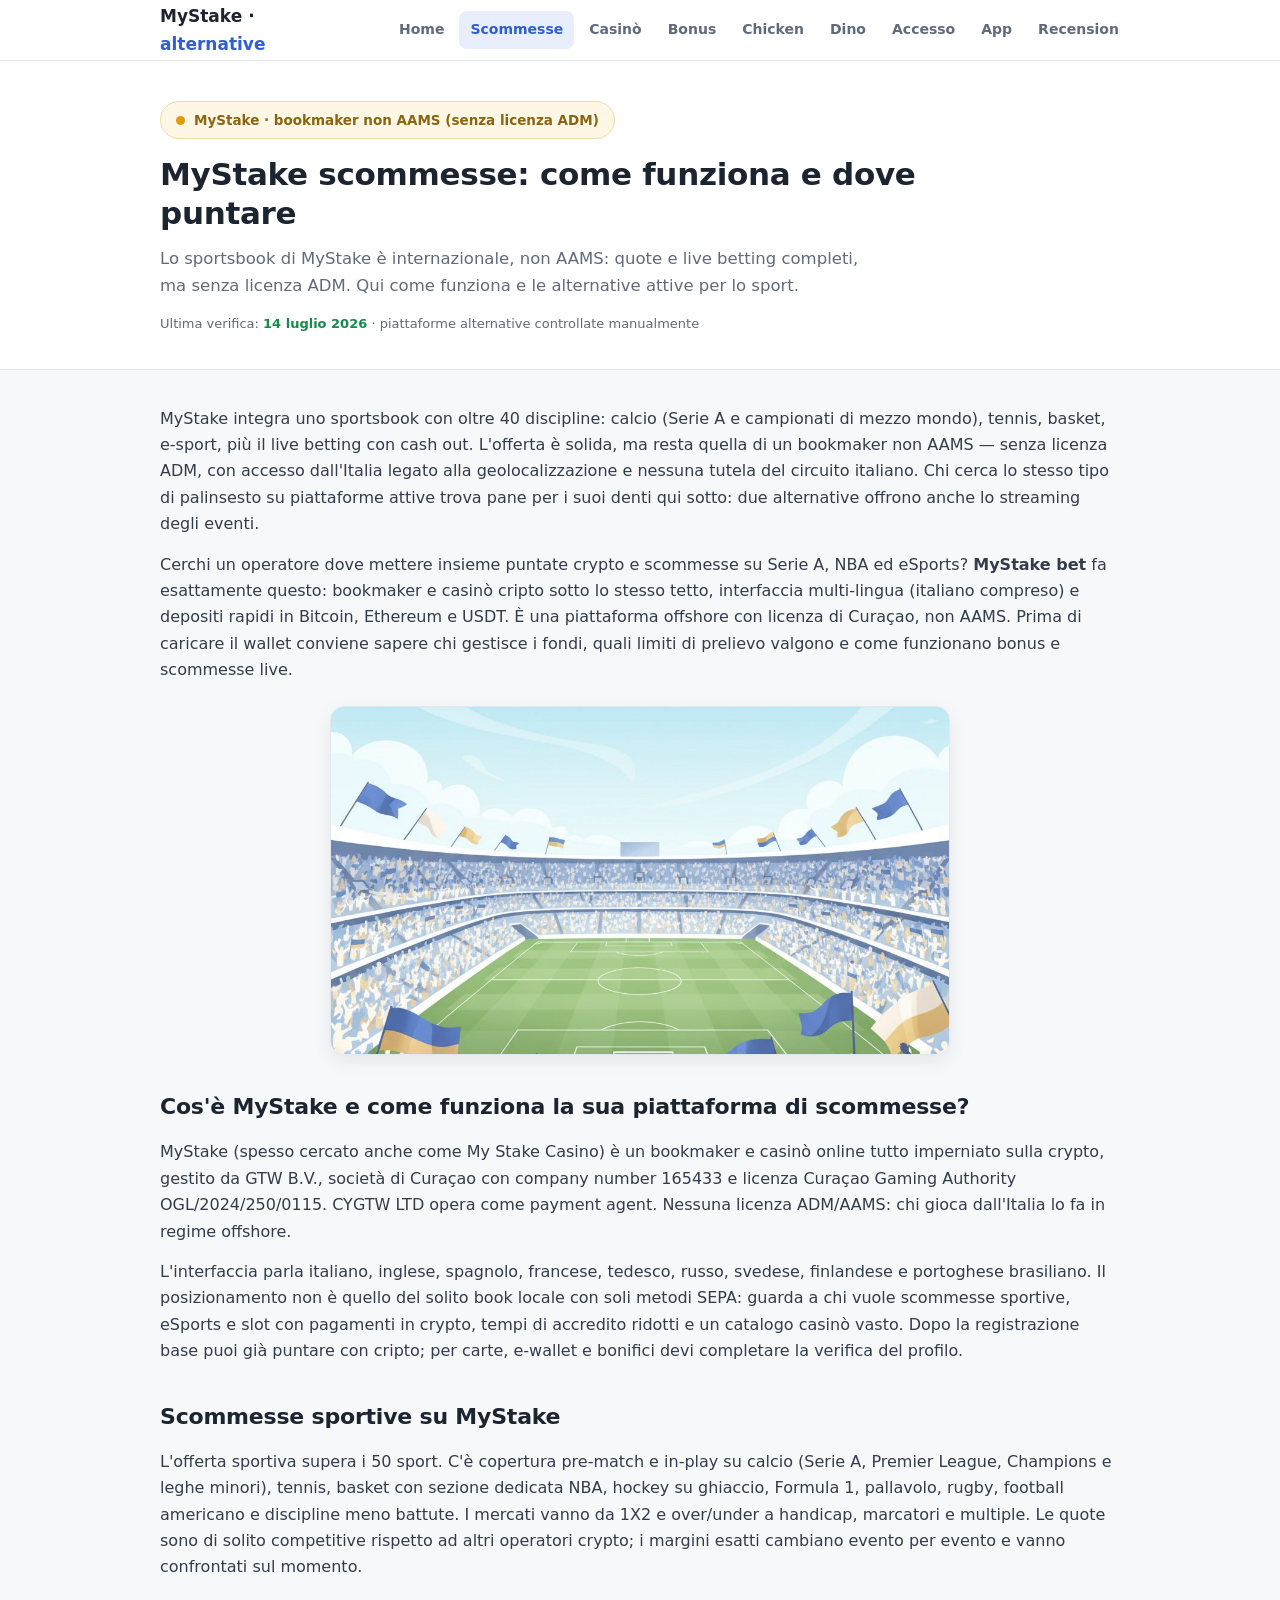
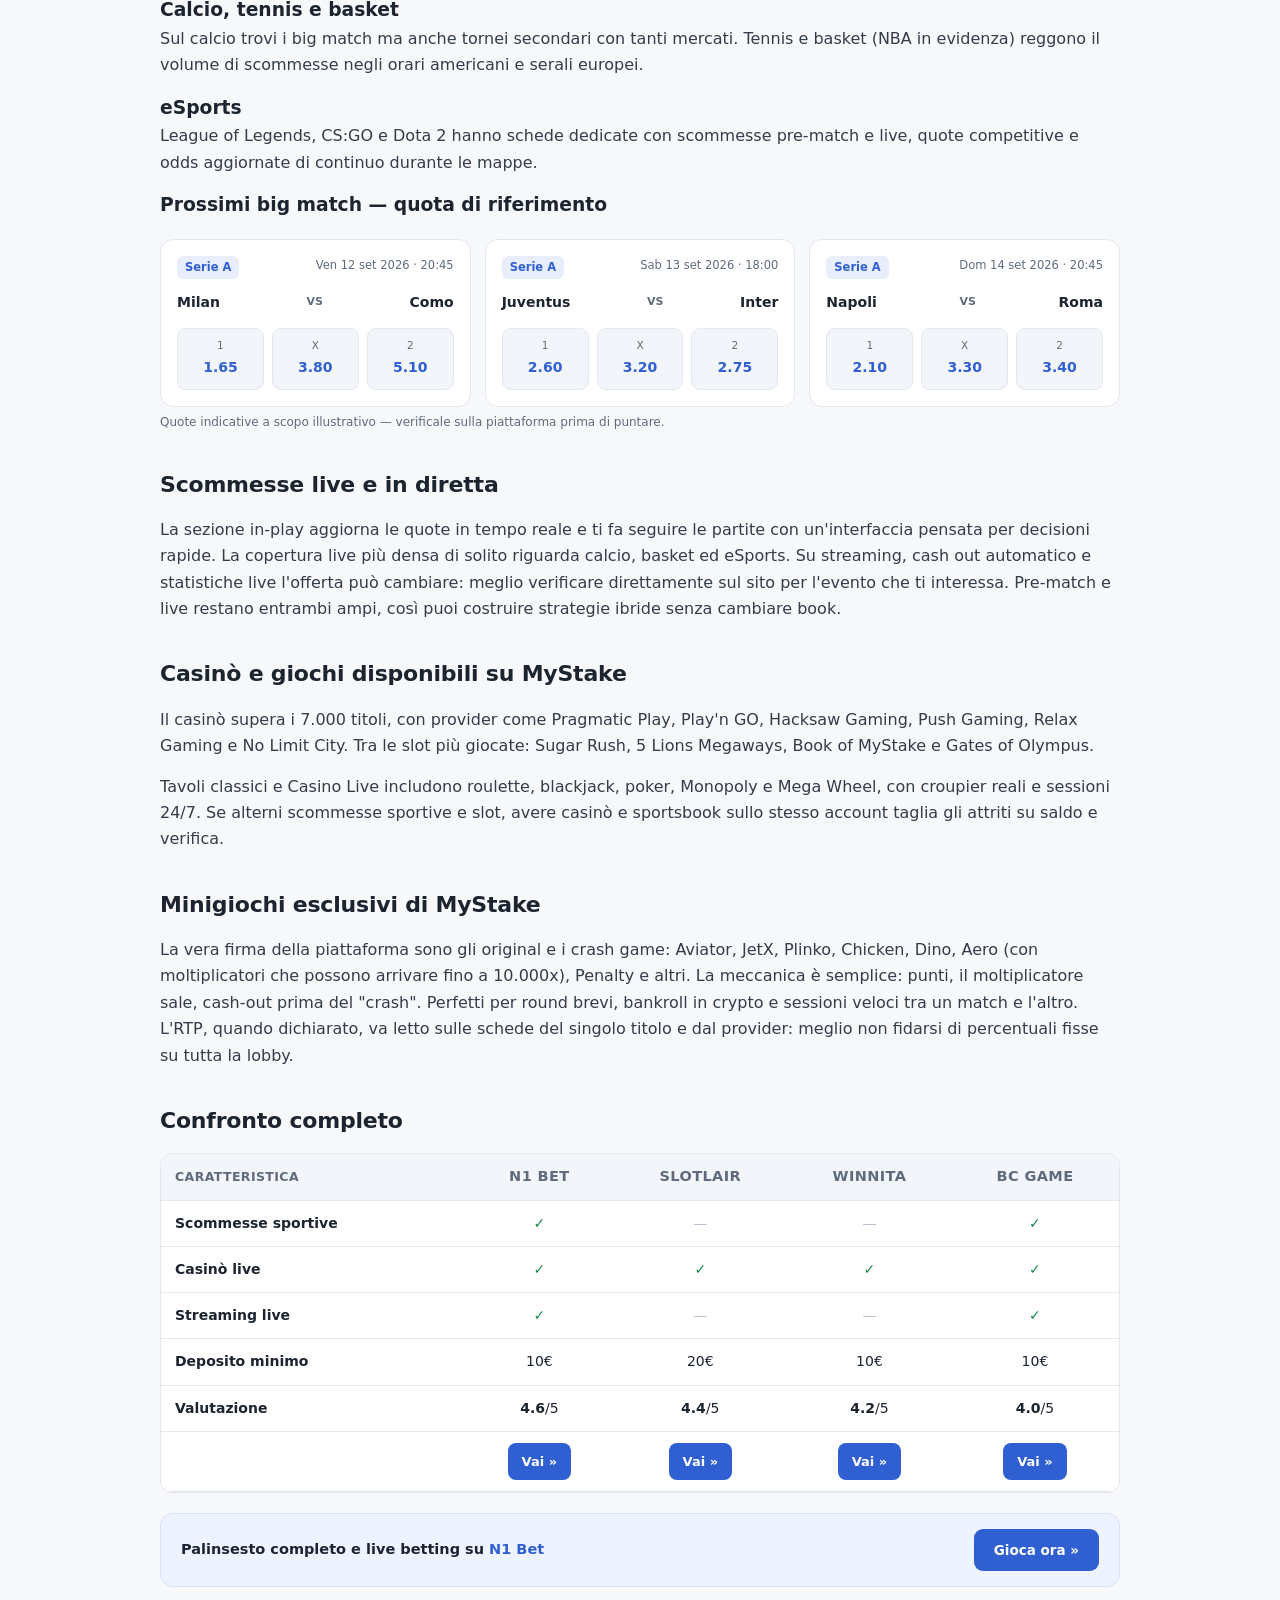
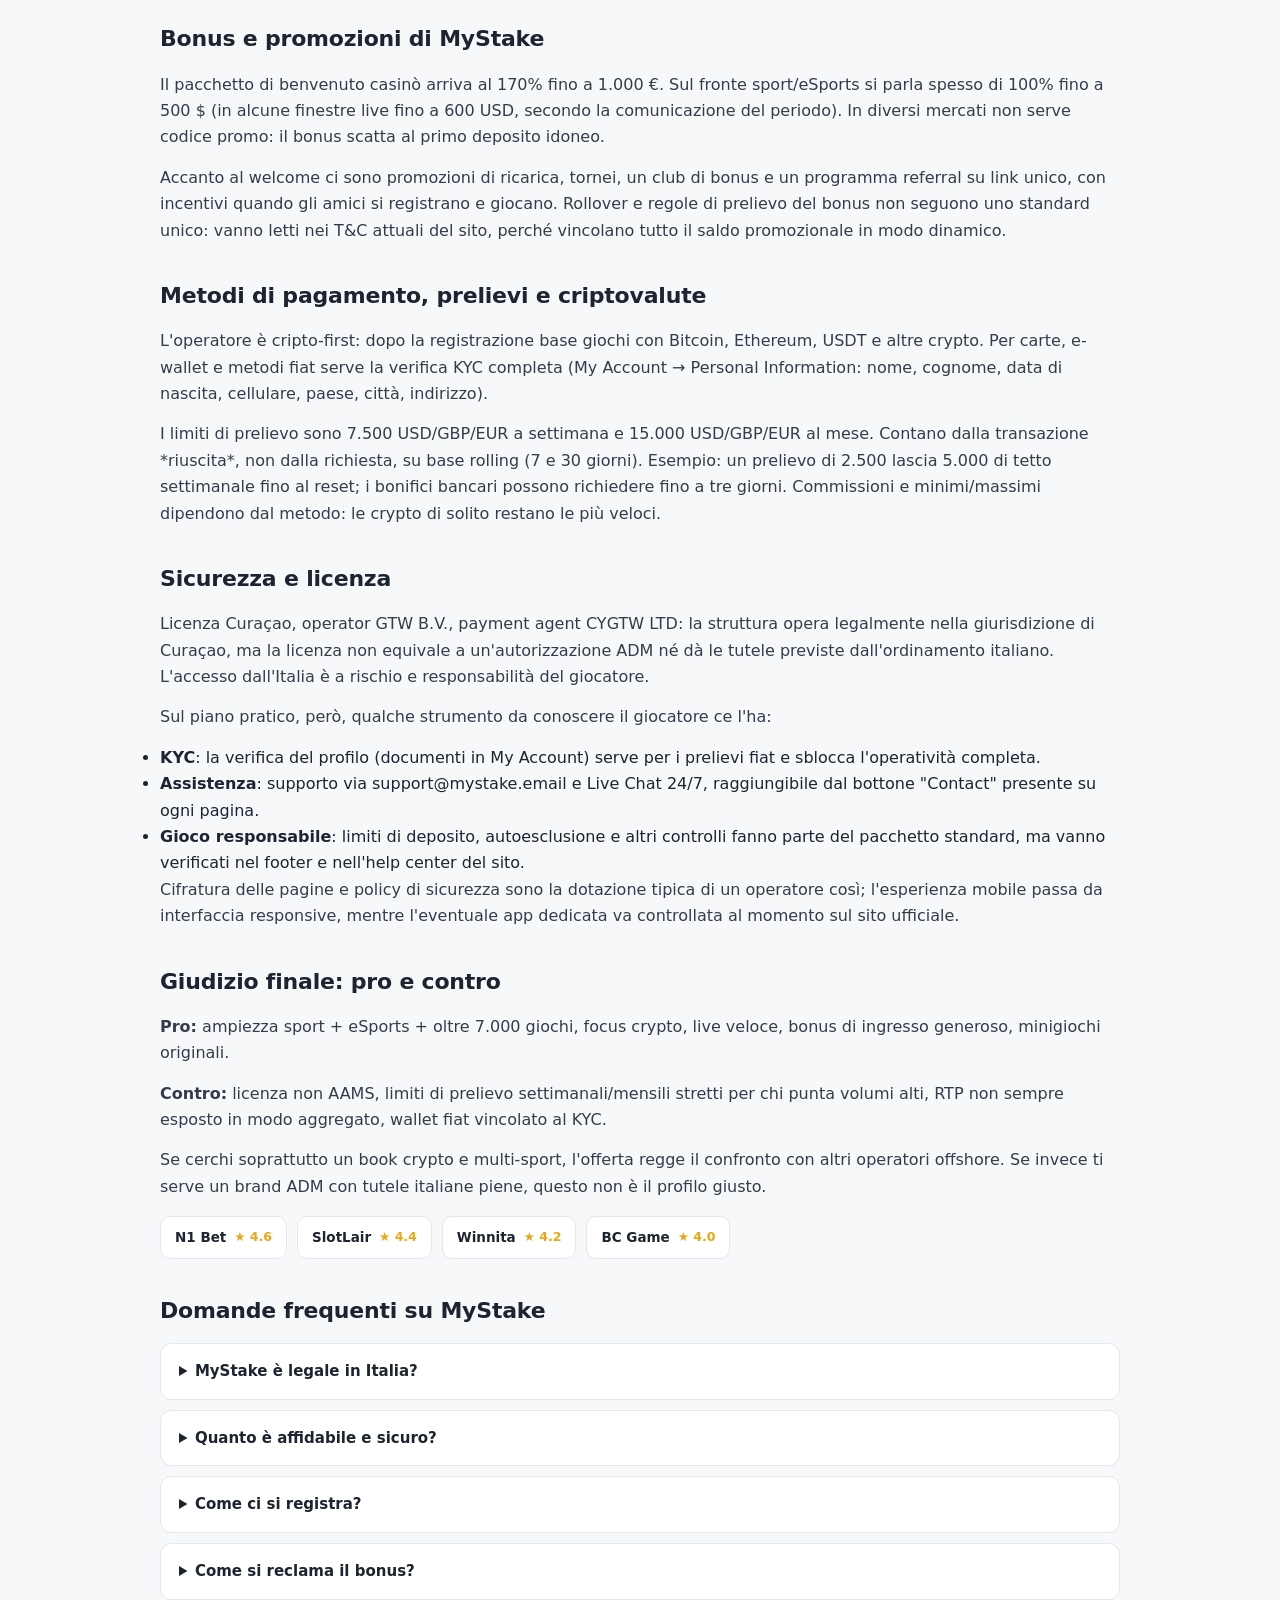
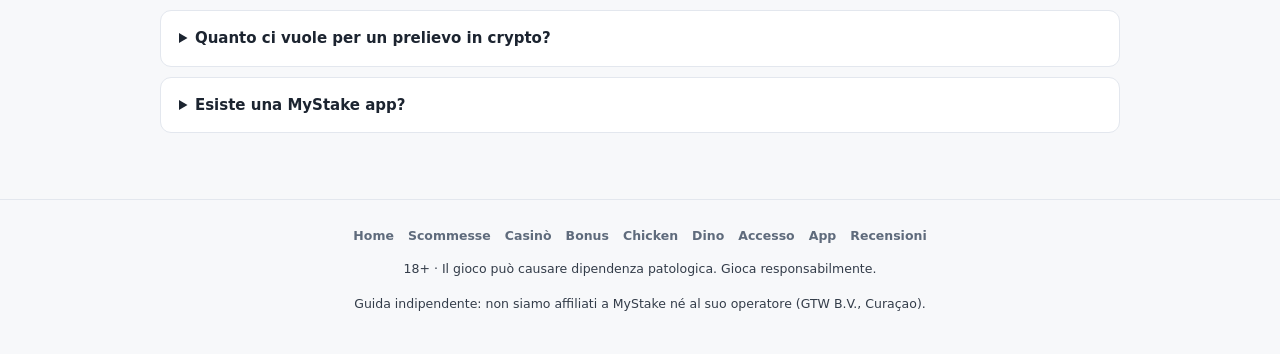
<file: scommesse/index.html>
<!DOCTYPE html>
<html lang="it">
<head>
<meta charset="utf-8">
<meta name="viewport" content="width=device-width,initial-scale=1">
<title>MyStake scommesse (non AAMS): come funziona e le alternative</title>
<meta name="description" content="MyStake scommesse è un bookmaker non AAMS: palinsesto, quote e live betting internazionali. Come funziona e le alternative attive per lo sport, a confronto. 18+.">
<link rel="canonical" href="https://mystakealternativeit.com/scommesse/">
<link rel="alternate" hreflang="it-it" href="https://mystakealternativeit.com/scommesse/">
<link rel="alternate" hreflang="x-default" href="https://mystakealternativeit.com/">
<link rel="icon" type="image/svg+xml" href="/favicon.svg">
<link rel="stylesheet" href="/assets/style.css">
<script type="application/ld+json">{"@context": "https://schema.org", "@type": "FAQPage", "mainEntity": [{"@type": "Question", "name": "MyStake è legale in Italia?", "acceptedAnswer": {"@type": "Answer", "text": "No, non nel senso AAMS/ADM. Opera con licenza Curaçao (OGL/2024/250/0115). L&#x27;uso dall&#x27;Italia resta offshore: legale &quot;sotto altre giurisdizioni&quot;, ma non protetto dal sistema italiano."}}, {"@type": "Question", "name": "Quanto è affidabile e sicuro?", "acceptedAnswer": {"@type": "Answer", "text": "La sicurezza dipende dagli strumenti concreti: verifica KYC, limiti di deposito, autoesclusione e canali di assistenza (email e Live Chat) per eventuali reclami. La licenza Curaçao regola l&#x27;operatività della piattaforma, ma non offre le garanzie di un operatore ADM: in caso di controversia, la tutela italiana non si applica."}}, {"@type": "Question", "name": "Come ci si registra?", "acceptedAnswer": {"@type": "Answer", "text": "Clic su «Sign Up», inserisci email, username (non modificabile) e password (minimo 8 caratteri, 1 maiuscola, 1 carattere alfanumerico), poi spunta la casella «I accept Terms &amp; Conditions and Privacy Policy» e conferma con il bottone «Finish». Se un campo è compilato male, compare un testo rosso che segnala l&#x27;errore. Per giochi non-crypto e prelievi fiat completa la verifica in My Account → Personal Information."}}, {"@type": "Question", "name": "Come si reclama il bonus?", "acceptedAnswer": {"@type": "Answer", "text": "Dopo la registrazione e il deposito idoneo, il welcome (170% fino a 1.000 € casinò; pacchetti sport fino a 500 $) viene di solito attribuito in automatico, senza codice in molti mercati. Controlla sempre la scheda promo e i T&amp;C per eligibilità e rollover."}}, {"@type": "Question", "name": "Quanto ci vuole per un prelievo in crypto?", "acceptedAnswer": {"@type": "Answer", "text": "Le crypto sono di solito le più rapide, una volta approvata l&#x27;operazione. Restano validi i limiti rolling 7.500 a settimana / 15.000 al mese, calcolati dalla transazione riuscita."}}, {"@type": "Question", "name": "Esiste una MyStake app?", "acceptedAnswer": {"@type": "Answer", "text": "La piattaforma è responsive e si usa bene da browser mobile. La presenza di app dedicata o PWA va verificata al momento sul sito ufficiale e sugli store disponibili nella tua area."}}]}</script><script type="application/ld+json">{"@context":"https://schema.org","@type":"BreadcrumbList","itemListElement":[{"@type":"ListItem","position":1,"name":"Home","item":"https://mystakealternativeit.com/"},{"@type":"ListItem","position":2,"name":"Scommesse","item":"https://mystakealternativeit.com/scommesse/"}]}</script>
</head>
<body>
<header class="hd"><div class="wrap"><a class="lg" href="/">MyStake · <b>alternative</b></a><nav><a href="/">Home</a><a href="/scommesse/" class="on">Scommesse</a><a href="/casino/">Casinò</a><a href="/bonus/">Bonus</a><a href="/chicken/">Chicken</a><a href="/dino/">Dino</a><a href="/accesso/">Accesso</a><a href="/app/">App</a><a href="/recensioni/">Recensioni</a></nav></div></header>
<section class="hero"><div class="wrap">
<div class="notice"><span class="dot"></span>MyStake · bookmaker non AAMS (senza licenza ADM)</div>
<h1>MyStake scommesse: come funziona e dove puntare</h1>
<p class="sub">Lo sportsbook di MyStake è internazionale, non AAMS: quote e live betting completi, ma senza licenza ADM. Qui come funziona e le alternative attive per lo sport.</p>
<div class="vf">Ultima verifica: <b>14 luglio 2026</b> · piattaforme alternative controllate manualmente</div>
</div></section>
<main><div class="wrap">
<p>MyStake integra uno sportsbook con oltre 40 discipline: calcio (Serie A e campionati di mezzo mondo), tennis, basket, e-sport, più il live betting con cash out. L'offerta è solida, ma resta quella di un bookmaker non AAMS — senza licenza ADM, con accesso dall'Italia legato alla geolocalizzazione e nessuna tutela del circuito italiano. Chi cerca lo stesso tipo di palinsesto su piattaforme attive trova pane per i suoi denti qui sotto: due alternative offrono anche lo streaming degli eventi.</p>
<p>Cerchi un operatore dove mettere insieme puntate crypto e scommesse su Serie A, NBA ed eSports? <b>MyStake bet</b> fa esattamente questo: bookmaker e casinò cripto sotto lo stesso tetto, interfaccia multi-lingua (italiano compreso) e depositi rapidi in Bitcoin, Ethereum e USDT. È una piattaforma offshore con licenza di Curaçao, non AAMS. Prima di caricare il wallet conviene sapere chi gestisce i fondi, quali limiti di prelievo valgono e come funzionano bonus e scommesse live.</p>

<!--xblocks--><img class="ximg" src="/assets/xtra-scommesse.jpg" alt="Scommesse: alternative a MyStake" width="1200" height="675" loading="lazy">
<h2>Cos&#x27;è MyStake e come funziona la sua piattaforma di scommesse?</h2>
<p>MyStake (spesso cercato anche come My Stake Casino) è un bookmaker e casinò online tutto imperniato sulla crypto, gestito da GTW B.V., società di Curaçao con company number 165433 e licenza Curaçao Gaming Authority OGL/2024/250/0115. CYGTW LTD opera come payment agent. Nessuna licenza ADM/AAMS: chi gioca dall&#x27;Italia lo fa in regime offshore.</p>
<p>L&#x27;interfaccia parla italiano, inglese, spagnolo, francese, tedesco, russo, svedese, finlandese e portoghese brasiliano. Il posizionamento non è quello del solito book locale con soli metodi SEPA: guarda a chi vuole scommesse sportive, eSports e slot con pagamenti in crypto, tempi di accredito ridotti e un catalogo casinò vasto. Dopo la registrazione base puoi già puntare con cripto; per carte, e-wallet e bonifici devi completare la verifica del profilo.</p>
<h2>Scommesse sportive su MyStake</h2>
<p>L&#x27;offerta sportiva supera i 50 sport. C&#x27;è copertura pre-match e in-play su calcio (Serie A, Premier League, Champions e leghe minori), tennis, basket con sezione dedicata NBA, hockey su ghiaccio, Formula 1, pallavolo, rugby, football americano e discipline meno battute. I mercati vanno da 1X2 e over/under a handicap, marcatori e multiple. Le quote sono di solito competitive rispetto ad altri operatori crypto; i margini esatti cambiano evento per evento e vanno confrontati sul momento.</p>
<h3>Calcio, tennis e basket</h3>
<p>Sul calcio trovi i big match ma anche tornei secondari con tanti mercati. Tennis e basket (NBA in evidenza) reggono il volume di scommesse negli orari americani e serali europei.</p>
<h3>eSports</h3>
<p>League of Legends, CS:GO e Dota 2 hanno schede dedicate con scommesse pre-match e live, quote competitive e odds aggiornate di continuo durante le mappe.</p>

<h3>Prossimi big match — quota di riferimento</h3><div class="matches"><div class="match"><div class="mt"><span class="lg2">Serie A</span><span>Ven 12 set 2026 · 20:45</span></div><div class="tv"><span>Milan</span><span class="vs">VS</span><span>Como</span></div><div class="oz"><a href="/referral-link?sub_id_1=n1" rel="nofollow"><span class="n">1</span><span class="c">1.65</span></a><a href="/referral-link?sub_id_1=n1" rel="nofollow"><span class="n">X</span><span class="c">3.80</span></a><a href="/referral-link?sub_id_1=n1" rel="nofollow"><span class="n">2</span><span class="c">5.10</span></a></div></div><div class="match"><div class="mt"><span class="lg2">Serie A</span><span>Sab 13 set 2026 · 18:00</span></div><div class="tv"><span>Juventus</span><span class="vs">VS</span><span>Inter</span></div><div class="oz"><a href="/referral-link?sub_id_1=n1" rel="nofollow"><span class="n">1</span><span class="c">2.60</span></a><a href="/referral-link?sub_id_1=n1" rel="nofollow"><span class="n">X</span><span class="c">3.20</span></a><a href="/referral-link?sub_id_1=n1" rel="nofollow"><span class="n">2</span><span class="c">2.75</span></a></div></div><div class="match"><div class="mt"><span class="lg2">Serie A</span><span>Dom 14 set 2026 · 20:45</span></div><div class="tv"><span>Napoli</span><span class="vs">VS</span><span>Roma</span></div><div class="oz"><a href="/referral-link?sub_id_1=n1" rel="nofollow"><span class="n">1</span><span class="c">2.10</span></a><a href="/referral-link?sub_id_1=n1" rel="nofollow"><span class="n">X</span><span class="c">3.30</span></a><a href="/referral-link?sub_id_1=n1" rel="nofollow"><span class="n">2</span><span class="c">3.40</span></a></div></div></div><p class="mnote">Quote indicative a scopo illustrativo — verificale sulla piattaforma prima di puntare.</p>
<h2>Scommesse live e in diretta</h2>
<p>La sezione in-play aggiorna le quote in tempo reale e ti fa seguire le partite con un&#x27;interfaccia pensata per decisioni rapide. La copertura live più densa di solito riguarda calcio, basket ed eSports. Su streaming, cash out automatico e statistiche live l&#x27;offerta può cambiare: meglio verificare direttamente sul sito per l&#x27;evento che ti interessa. Pre-match e live restano entrambi ampi, così puoi costruire strategie ibride senza cambiare book.</p>
<h2>Casinò e giochi disponibili su MyStake</h2>
<p>Il casinò supera i 7.000 titoli, con provider come Pragmatic Play, Play&#x27;n GO, Hacksaw Gaming, Push Gaming, Relax Gaming e No Limit City. Tra le slot più giocate: Sugar Rush, 5 Lions Megaways, Book of MyStake e Gates of Olympus.</p>
<p>Tavoli classici e Casino Live includono roulette, blackjack, poker, Monopoly e Mega Wheel, con croupier reali e sessioni 24/7. Se alterni scommesse sportive e slot, avere casinò e sportsbook sullo stesso account taglia gli attriti su saldo e verifica.</p>
<h2>Minigiochi esclusivi di MyStake</h2>
<p>La vera firma della piattaforma sono gli original e i crash game: Aviator, JetX, Plinko, Chicken, Dino, Aero (con moltiplicatori che possono arrivare fino a 10.000x), Penalty e altri. La meccanica è semplice: punti, il moltiplicatore sale, cash-out prima del &quot;crash&quot;. Perfetti per round brevi, bankroll in crypto e sessioni veloci tra un match e l&#x27;altro. L&#x27;RTP, quando dichiarato, va letto sulle schede del singolo titolo e dal provider: meglio non fidarsi di percentuali fisse su tutta la lobby.</p>

<h2>Confronto completo</h2>
<div class="tblwrap"><table class="cmp"><tr><th>Caratteristica</th><th><span class="nm">N1 Bet</span></th><th><span class="nm">SlotLair</span></th><th><span class="nm">Winnita</span></th><th><span class="nm">BC Game</span></th></tr><tr><td>Scommesse sportive</td><td class="y">✓</td><td class="n">—</td><td class="n">—</td><td class="y">✓</td></tr><tr><td>Casinò live</td><td class="y">✓</td><td class="y">✓</td><td class="y">✓</td><td class="y">✓</td></tr><tr><td>Streaming live</td><td class="y">✓</td><td class="n">—</td><td class="n">—</td><td class="y">✓</td></tr><tr><td>Deposito minimo</td><td>10€</td><td>20€</td><td>10€</td><td>10€</td></tr><tr><td>Valutazione</td><td><b>4.6</b>/5</td><td><b>4.4</b>/5</td><td><b>4.2</b>/5</td><td><b>4.0</b>/5</td></tr><tr><td></td><td><a class="go" href="/referral-link?sub_id_1=n1" rel="nofollow">Vai »</a></td><td><a class="go" href="/referral-link?sub_id_1=slotlair" rel="nofollow">Vai »</a></td><td><a class="go" href="/referral-link?sub_id_1=winita" rel="nofollow">Vai »</a></td><td><a class="go" href="/referral-link?sub_id_1=bc" rel="nofollow">Vai »</a></td></tr></table></div>

<div class="ctastrip"><div class="t">Palinsesto completo e live betting su <b>N1 Bet</b></div><a href="/referral-link?sub_id_1=n1" rel="nofollow">Gioca ora »</a></div>
<h2>Bonus e promozioni di MyStake</h2>
<p>Il pacchetto di benvenuto casinò arriva al 170% fino a 1.000 €. Sul fronte sport/eSports si parla spesso di 100% fino a 500 $ (in alcune finestre live fino a 600 USD, secondo la comunicazione del periodo). In diversi mercati non serve codice promo: il bonus scatta al primo deposito idoneo.</p>
<p>Accanto al welcome ci sono promozioni di ricarica, tornei, un club di bonus e un programma referral su link unico, con incentivi quando gli amici si registrano e giocano. Rollover e regole di prelievo del bonus non seguono uno standard unico: vanno letti nei T&amp;C attuali del sito, perché vincolano tutto il saldo promozionale in modo dinamico.</p>
<h2>Metodi di pagamento, prelievi e criptovalute</h2>
<p>L&#x27;operatore è cripto-first: dopo la registrazione base giochi con Bitcoin, Ethereum, USDT e altre crypto. Per carte, e-wallet e metodi fiat serve la verifica KYC completa (My Account → Personal Information: nome, cognome, data di nascita, cellulare, paese, città, indirizzo).</p>
<p>I limiti di prelievo sono 7.500 USD/GBP/EUR a settimana e 15.000 USD/GBP/EUR al mese. Contano dalla transazione *riuscita*, non dalla richiesta, su base rolling (7 e 30 giorni). Esempio: un prelievo di 2.500 lascia 5.000 di tetto settimanale fino al reset; i bonifici bancari possono richiedere fino a tre giorni. Commissioni e minimi/massimi dipendono dal metodo: le crypto di solito restano le più veloci.</p>
<h2>Sicurezza e licenza</h2>
<p>Licenza Curaçao, operator GTW B.V., payment agent CYGTW LTD: la struttura opera legalmente nella giurisdizione di Curaçao, ma la licenza non equivale a un&#x27;autorizzazione ADM né dà le tutele previste dall&#x27;ordinamento italiano. L&#x27;accesso dall&#x27;Italia è a rischio e responsabilità del giocatore.</p>
<p>Sul piano pratico, però, qualche strumento da conoscere il giocatore ce l&#x27;ha:</p>
<ul><li><b>KYC</b>: la verifica del profilo (documenti in My Account) serve per i prelievi fiat e sblocca l&#x27;operatività completa.</li><li><b>Assistenza</b>: supporto via support@mystake.email e Live Chat 24/7, raggiungibile dal bottone &quot;Contact&quot; presente su ogni pagina.</li><li><b>Gioco responsabile</b>: limiti di deposito, autoesclusione e altri controlli fanno parte del pacchetto standard, ma vanno verificati nel footer e nell&#x27;help center del sito.</li></ul>
<p>Cifratura delle pagine e policy di sicurezza sono la dotazione tipica di un operatore così; l&#x27;esperienza mobile passa da interfaccia responsive, mentre l&#x27;eventuale app dedicata va controllata al momento sul sito ufficiale.</p>
<h2>Giudizio finale: pro e contro</h2>
<p><b>Pro:</b> ampiezza sport + eSports + oltre 7.000 giochi, focus crypto, live veloce, bonus di ingresso generoso, minigiochi originali.</p>
<p><b>Contro:</b> licenza non AAMS, limiti di prelievo settimanali/mensili stretti per chi punta volumi alti, RTP non sempre esposto in modo aggregato, wallet fiat vincolato al KYC.</p>
<p>Se cerchi soprattutto un book crypto e multi-sport, l&#x27;offerta regge il confronto con altri operatori offshore. Se invece ti serve un brand ADM con tutele italiane piene, questo non è il profilo giusto.</p>

<div class="miniset"><a href="/referral-link?sub_id_1=n1" rel="nofollow">N1 Bet <span class="r">★ 4.6</span></a><a href="/referral-link?sub_id_1=slotlair" rel="nofollow">SlotLair <span class="r">★ 4.4</span></a><a href="/referral-link?sub_id_1=winita" rel="nofollow">Winnita <span class="r">★ 4.2</span></a><a href="/referral-link?sub_id_1=bc" rel="nofollow">BC Game <span class="r">★ 4.0</span></a></div>
<h2>Domande frequenti su MyStake</h2>
<details><summary>MyStake è legale in Italia?</summary><p>No, non nel senso AAMS/ADM. Opera con licenza Curaçao (OGL/2024/250/0115). L&#x27;uso dall&#x27;Italia resta offshore: legale &quot;sotto altre giurisdizioni&quot;, ma non protetto dal sistema italiano.</p></details>
<details><summary>Quanto è affidabile e sicuro?</summary><p>La sicurezza dipende dagli strumenti concreti: verifica KYC, limiti di deposito, autoesclusione e canali di assistenza (email e Live Chat) per eventuali reclami. La licenza Curaçao regola l&#x27;operatività della piattaforma, ma non offre le garanzie di un operatore ADM: in caso di controversia, la tutela italiana non si applica.</p></details>
<details><summary>Come ci si registra?</summary><p>Clic su «Sign Up», inserisci email, username (non modificabile) e password (minimo 8 caratteri, 1 maiuscola, 1 carattere alfanumerico), poi spunta la casella «I accept Terms &amp; Conditions and Privacy Policy» e conferma con il bottone «Finish». Se un campo è compilato male, compare un testo rosso che segnala l&#x27;errore. Per giochi non-crypto e prelievi fiat completa la verifica in My Account → Personal Information.</p></details>
<details><summary>Come si reclama il bonus?</summary><p>Dopo la registrazione e il deposito idoneo, il welcome (170% fino a 1.000 € casinò; pacchetti sport fino a 500 $) viene di solito attribuito in automatico, senza codice in molti mercati. Controlla sempre la scheda promo e i T&amp;C per eligibilità e rollover.</p></details>
<details><summary>Quanto ci vuole per un prelievo in crypto?</summary><p>Le crypto sono di solito le più rapide, una volta approvata l&#x27;operazione. Restano validi i limiti rolling 7.500 a settimana / 15.000 al mese, calcolati dalla transazione riuscita.</p></details>
<details><summary>Esiste una MyStake app?</summary><p>La piattaforma è responsive e si usa bene da browser mobile. La presenza di app dedicata o PWA va verificata al momento sul sito ufficiale e sugli store disponibili nella tua area.</p></details>
</div></main>
<footer class="ft"><div class="wrap"><nav><a href="/">Home</a><a href="/scommesse/">Scommesse</a><a href="/casino/">Casinò</a><a href="/bonus/">Bonus</a><a href="/chicken/">Chicken</a><a href="/dino/">Dino</a><a href="/accesso/">Accesso</a><a href="/app/">App</a><a href="/recensioni/">Recensioni</a></nav><p>18+ · Il gioco può causare dipendenza patologica. Gioca responsabilmente.</p><p>Guida indipendente: non siamo affiliati a MyStake né al suo operatore (GTW B.V., Curaçao).</p></div></footer>
</body>
</html>
</file>
<file: assets/style.css>
:root{--bg:#f7f8fa;--card:#fff;--ink:#1c2430;--mut:#5f6b7c;--line:#e3e7ee;--acc:#2f5fd0;--acc2:#254db0;--ok:#178a4c;--warn-bg:#fff7e6;--warn-bd:#f0d9a8;--warn-tx:#8a6410;--gold:#e8a713;--dark:#182236}
*{margin:0;padding:0;box-sizing:border-box}
body{font-family:system-ui,-apple-system,'Segoe UI',Roboto,sans-serif;background:var(--bg);color:var(--ink);font-size:16px;line-height:1.65}
a{color:var(--acc);text-decoration:none}img{max-width:100%;display:block}
.wrap{max-width:1000px;margin:0 auto;padding:0 20px}
.hd{background:var(--card);border-bottom:1px solid var(--line)}
.hd .wrap{display:flex;align-items:center;gap:26px;height:60px}
.hd .lg{font-weight:800;font-size:17px;color:var(--ink)}.hd .lg b{color:var(--acc)}
.hd nav{display:flex;gap:4px;margin-left:auto;overflow-x:auto}
.hd nav a{color:var(--mut);font-size:14px;font-weight:600;padding:7px 11px;border-radius:8px;white-space:nowrap}
.hd nav a:hover{background:#eef2f9;color:var(--ink)}.hd nav a.on{background:#e8eefb;color:var(--acc)}
.hero{background:var(--card);border-bottom:1px solid var(--line);padding:40px 0 34px}
.notice{display:inline-flex;align-items:center;gap:9px;background:var(--warn-bg);border:1px solid var(--warn-bd);color:var(--warn-tx);font-size:13.5px;font-weight:700;border-radius:22px;padding:7px 15px;margin-bottom:16px}
.notice .dot{width:9px;height:9px;border-radius:50%;background:#e09b0e;flex:none}
h1{font-size:31px;line-height:1.25;letter-spacing:-.3px;max-width:760px}
.hero .sub{color:var(--mut);margin-top:12px;max-width:700px;font-size:16.5px}
.hero .vf{margin-top:14px;color:var(--mut);font-size:13px}
.hero .vf b{color:var(--ok)}
main{padding:36px 0 8px}
h2{font-size:22px;margin:34px 0 14px;letter-spacing:-.2px}
p{margin:0 0 14px;color:#333c49}
.tblwrap{overflow-x:auto;background:var(--card);border:1px solid var(--line);border-radius:12px}
table.cmp{border-collapse:collapse;width:100%;min-width:640px;font-size:14px}
.cmp th,.cmp td{padding:11px 14px;text-align:center;border-bottom:1px solid var(--line)}
.cmp th{background:#f2f5fa;font-size:12.5px;text-transform:uppercase;letter-spacing:.4px;color:var(--mut)}
.cmp td:first-child,.cmp th:first-child{text-align:left;font-weight:600}
.cmp .y{color:var(--ok);font-weight:800}.cmp .n{color:#b8c0cc}
.cmp .nm{font-weight:800;font-size:14.5px}
.cmp a.go{display:inline-block;background:var(--acc);color:#fff;font-weight:700;font-size:13px;border-radius:8px;padding:8px 14px}
.cmp a.go:hover{background:var(--acc2)}
.cards{display:grid;grid-template-columns:repeat(4,1fr);gap:16px;margin:18px 0 8px}
.cd{background:var(--card);border:1px solid var(--line);border-radius:13px;padding:20px;display:flex;flex-direction:column;position:relative;transition:box-shadow .15s,transform .15s}
.cd:hover{transform:translateY(-2px);box-shadow:0 8px 22px rgba(28,36,48,.09)}
.cd .rib{position:absolute;top:-10px;left:16px;background:var(--acc);color:#fff;font-size:10.5px;font-weight:800;text-transform:uppercase;letter-spacing:.4px;padding:3px 10px;border-radius:12px}
.cd .logo{height:36px;width:auto;object-fit:contain;align-self:flex-start;margin-bottom:10px}
.cd .logo.dk{background:var(--dark);padding:5px 9px;border-radius:8px}
.cd h3{font-size:16px;margin-bottom:2px}
.cd .tag{color:var(--mut);font-size:12.5px;margin-bottom:8px;min-height:34px}
.cd .rate{color:var(--gold);font-weight:900;font-size:14px;margin-bottom:9px}.cd .rate span{color:#9aa5b4;font-weight:700;font-size:12px}
.cd .bonus{background:#eef4ff;border:1px solid #d4e1f8;color:#1d4aa8;font-weight:700;font-size:13px;border-radius:9px;padding:9px 11px;margin-bottom:12px;flex:1}
.cd .cta{display:block;text-align:center;background:var(--acc);color:#fff;font-weight:800;font-size:14px;border-radius:9px;padding:11px}
.cd .cta:hover{background:var(--acc2)}
.cd .note{text-align:center;color:#9aa5b4;font-size:10.5px;margin-top:7px}
.miniset{display:flex;flex-wrap:wrap;gap:10px;margin:16px 0 6px}
.miniset a{display:flex;align-items:center;gap:8px;background:var(--card);border:1px solid var(--line);border-radius:10px;padding:9px 14px;font-weight:700;font-size:13.5px;color:var(--ink)}
.miniset a:hover{border-color:var(--acc);color:var(--acc)}
.miniset .r{color:var(--gold);font-weight:900;font-size:12.5px}
.quick{background:var(--card);border:1px solid var(--line);border-radius:14px;margin-top:26px;overflow:hidden;box-shadow:0 10px 28px rgba(28,36,48,.07);max-width:640px}
.quick .qh{padding:11px 18px;border-bottom:1px solid var(--line);font-size:12px;font-weight:800;text-transform:uppercase;letter-spacing:.5px;color:var(--mut)}
.quick a.q{display:flex;align-items:center;gap:14px;padding:12px 18px;border-bottom:1px solid var(--line);color:var(--ink)}
.quick a.q:last-child{border-bottom:none}
.quick a.q:hover{background:#f4f7fc}
.quick .ql{width:86px;height:30px;object-fit:contain;flex:none}
.quick .ql.dk{background:var(--dark);padding:4px 7px;border-radius:7px}
.quick .qn{font-weight:800;font-size:14.5px;min-width:72px}
.quick .qb{color:var(--mut);font-size:13px;flex:1}
.quick .qr{color:var(--gold);font-weight:900;font-size:12.5px}
.quick .qgo{background:var(--acc);color:#fff;font-weight:800;font-size:13px;border-radius:8px;padding:8px 16px;flex:none}
.quick a.q:hover .qgo{background:var(--acc2)}
details{background:var(--card);border:1px solid var(--line);border-radius:11px;padding:15px 18px;margin-bottom:10px}
summary{font-weight:700;cursor:pointer;font-size:15px}
details p{margin:10px 0 0}
.steps{counter-reset:s;margin:16px 0}
.steps li{list-style:none;position:relative;padding:0 0 16px 44px;color:#333c49}
.steps li::before{counter-increment:s;content:counter(s);position:absolute;left:0;top:-1px;width:28px;height:28px;border-radius:50%;background:#e8eefb;color:var(--acc);font-weight:800;font-size:13.5px;display:flex;align-items:center;justify-content:center}
.ratebox{display:flex;gap:22px;align-items:center;background:var(--card);border:1px solid var(--line);border-radius:13px;padding:20px 24px;margin:16px 0}
.ratebox .big{font-size:44px;font-weight:900;letter-spacing:-1px}
.ratebox .big span{font-size:17px;color:var(--mut);font-weight:700}
.ratebox .bars{flex:1}.ratebox .bar{display:flex;align-items:center;gap:10px;font-size:12.5px;color:var(--mut);margin:5px 0}
.ratebox .tr{flex:1;height:7px;background:#edf0f5;border-radius:4px;overflow:hidden}.ratebox .tr i{display:block;height:100%;background:var(--gold);border-radius:4px}
.rev{background:var(--card);border:1px solid var(--line);border-radius:11px;padding:16px 18px;margin-bottom:12px}
.rev .who{font-weight:700;font-size:13.5px}.rev .st{color:var(--gold);font-size:13px;letter-spacing:1px}.rev p{margin:8px 0 0;font-size:14px}
.store{display:flex;gap:12px;flex-wrap:wrap;margin:16px 0}
.store .s{background:var(--card);border:1px solid var(--line);border-radius:11px;padding:14px 18px;font-size:13.5px}
.store .s b{display:block;font-size:14.5px}.store .off{color:#c0392b;font-weight:700;font-size:12.5px}
.ft{border-top:1px solid var(--line);margin-top:48px;padding:26px 0;color:var(--mut);font-size:12.5px;text-align:center}
.ft nav{display:flex;flex-wrap:wrap;gap:14px;justify-content:center;margin-bottom:12px}
.ft nav a{color:var(--mut);font-weight:600}
@media(max-width:920px){.cards{grid-template-columns:repeat(2,1fr)}h1{font-size:26px}}
@media(max-width:560px){.cards{grid-template-columns:1fr}.hd .wrap{height:auto;flex-wrap:wrap;padding-top:10px;padding-bottom:10px}.hd nav{margin-left:0;flex:1 0 100%}.ratebox{flex-direction:column;align-items:flex-start}.quick{max-width:none}.quick a.q{gap:10px;padding:11px 12px}.quick .qb{display:none}.quick .ql{width:54px;height:26px}.quick .qn{flex:1;min-width:0;font-size:13.5px}.quick .qr{font-size:11.5px}.quick .qgo{padding:7px 12px;font-size:12.5px}}
/* ---- тематические блоки внутриков ---- */
.ximg{display:block;width:100%;max-width:620px;height:auto;border-radius:14px;border:1px solid var(--line);margin:22px auto;box-shadow:0 6px 18px rgba(15,23,42,.08)}
.bcards{display:grid;grid-template-columns:repeat(4,1fr);gap:14px;margin:18px 0}
.bc{background:var(--card);border:1px solid var(--line);border-radius:13px;padding:18px;display:flex;flex-direction:column;transition:box-shadow .15s,transform .15s}
.bc:hover{transform:translateY(-2px);box-shadow:0 8px 22px rgba(28,36,48,.09)}
.bc .who{font-weight:800;font-size:13px;color:var(--mut);margin-bottom:8px;display:flex;align-items:center;gap:7px}
.bc .who .r{color:var(--gold);font-weight:900;font-size:11.5px;margin-left:auto}
.bc .sum{font-size:24px;font-weight:900;letter-spacing:-.5px;line-height:1.1}
.bc .sub{color:var(--acc);font-weight:700;font-size:13px;margin:2px 0 10px}
.bc .d{color:var(--mut);font-size:12px;flex:1;margin-bottom:12px}
.bc a{display:block;text-align:center;background:var(--acc);color:#fff;font-weight:800;font-size:13px;border-radius:9px;padding:10px}
.bc a:hover{background:var(--acc2)}
.matches{display:grid;grid-template-columns:repeat(3,1fr);gap:14px;margin:18px 0 6px}
.match{background:var(--card);border:1px solid var(--line);border-radius:13px;padding:16px}
.match .mt{display:flex;justify-content:space-between;font-size:11.5px;color:var(--mut);margin-bottom:12px}
.match .mt .lg2{background:#e8eefb;color:var(--acc);font-weight:800;padding:2px 8px;border-radius:6px}
.match .tv{display:flex;align-items:center;justify-content:space-between;font-weight:800;font-size:14px;margin-bottom:14px}
.match .tv .vs{color:var(--mut);font-weight:700;font-size:11px}
.match .oz{display:flex;gap:8px}
.match .oz a{flex:1;background:#f2f5fa;border:1px solid var(--line);border-radius:9px;padding:8px 0;text-align:center;color:var(--ink)}
.match .oz a:hover{border-color:var(--acc)}
.match .oz .n{display:block;font-size:10.5px;color:var(--mut)}
.match .oz .c{font-weight:900;color:var(--acc);font-size:14px}
.mnote{color:var(--mut);font-size:12px;margin:6px 0 14px}
.chips{display:flex;gap:9px;flex-wrap:wrap;margin:16px 0}
.chips a{background:var(--card);border:1px solid var(--line);border-radius:20px;padding:8px 16px;font-weight:700;font-size:13px;color:var(--ink)}
.chips a:hover{border-color:var(--acc);color:var(--acc)}
.kvbox{display:grid;grid-template-columns:repeat(4,1fr);gap:12px;margin:18px 0}
.kv{background:var(--card);border:1px solid var(--line);border-radius:12px;padding:16px 12px;text-align:center}
.kv .n{font-size:19px;font-weight:900;color:var(--acc);letter-spacing:-.3px}
.kv .l{font-size:11px;color:var(--mut);text-transform:uppercase;letter-spacing:.5px;margin-top:4px;font-weight:700}
.ctastrip{display:flex;align-items:center;justify-content:space-between;gap:14px;flex-wrap:wrap;background:#eef4ff;border:1px solid #d4e1f8;border-radius:13px;padding:15px 20px;margin:20px 0}
.ctastrip .t{font-weight:700;font-size:14.5px}.ctastrip .t b{color:var(--acc)}
.ctastrip a{flex:none;background:var(--acc);color:#fff;border-radius:9px;padding:10px 20px;font-weight:800;font-size:13.5px}
.ctastrip a:hover{background:var(--acc2)}
.loginbox{background:var(--card);border:1px solid var(--line);border-radius:14px;padding:24px;max-width:400px;margin:18px 0;box-shadow:0 10px 28px rgba(28,36,48,.06)}
.loginbox label{display:block;font-size:12px;color:var(--mut);font-weight:700;margin-bottom:5px}
.loginbox input{width:100%;background:#f2f5fa;border:1px solid var(--line);border-radius:9px;padding:11px 12px;font-size:14px;color:var(--ink);pointer-events:none;margin-bottom:12px}
.loginbox .sub{display:block;text-align:center;background:var(--acc);color:#fff;border-radius:9px;padding:12px;font-weight:800;font-size:14px;margin-top:4px}
.loginbox .sub:hover{background:var(--acc2)}
.loginbox .alt2{text-align:center;font-size:12.5px;color:var(--mut);margin-top:10px}
.warnbar{display:flex;gap:10px;align-items:flex-start;background:var(--warn-bg);border:1px solid var(--warn-bd);color:var(--warn-tx);border-radius:12px;padding:13px 16px;font-size:13.5px;font-weight:600;margin:16px 0}
.appalt{display:grid;grid-template-columns:repeat(4,1fr);gap:12px;margin:18px 0}
.aa{background:var(--card);border:1px solid var(--line);border-radius:12px;padding:14px;text-align:center}
.aa img{height:26px;width:auto;object-fit:contain;margin:0 auto 8px}
.aa img.dk{background:var(--dark);padding:4px 7px;border-radius:7px}
.aa .t{font-weight:800;font-size:13px}.aa .s{color:var(--mut);font-size:11px;margin:3px 0 9px}
.aa a{display:block;background:#eef4ff;border:1px solid #d4e1f8;color:var(--acc);border-radius:8px;padding:7px;font-weight:800;font-size:12px}
.aa a:hover{background:var(--acc);color:#fff}
@media(max-width:920px){.bcards,.appalt{grid-template-columns:repeat(2,1fr)}.matches{grid-template-columns:1fr}.kvbox{grid-template-columns:repeat(2,1fr)}}
@media(max-width:560px){.bcards,.appalt{grid-template-columns:1fr}}
</file>
